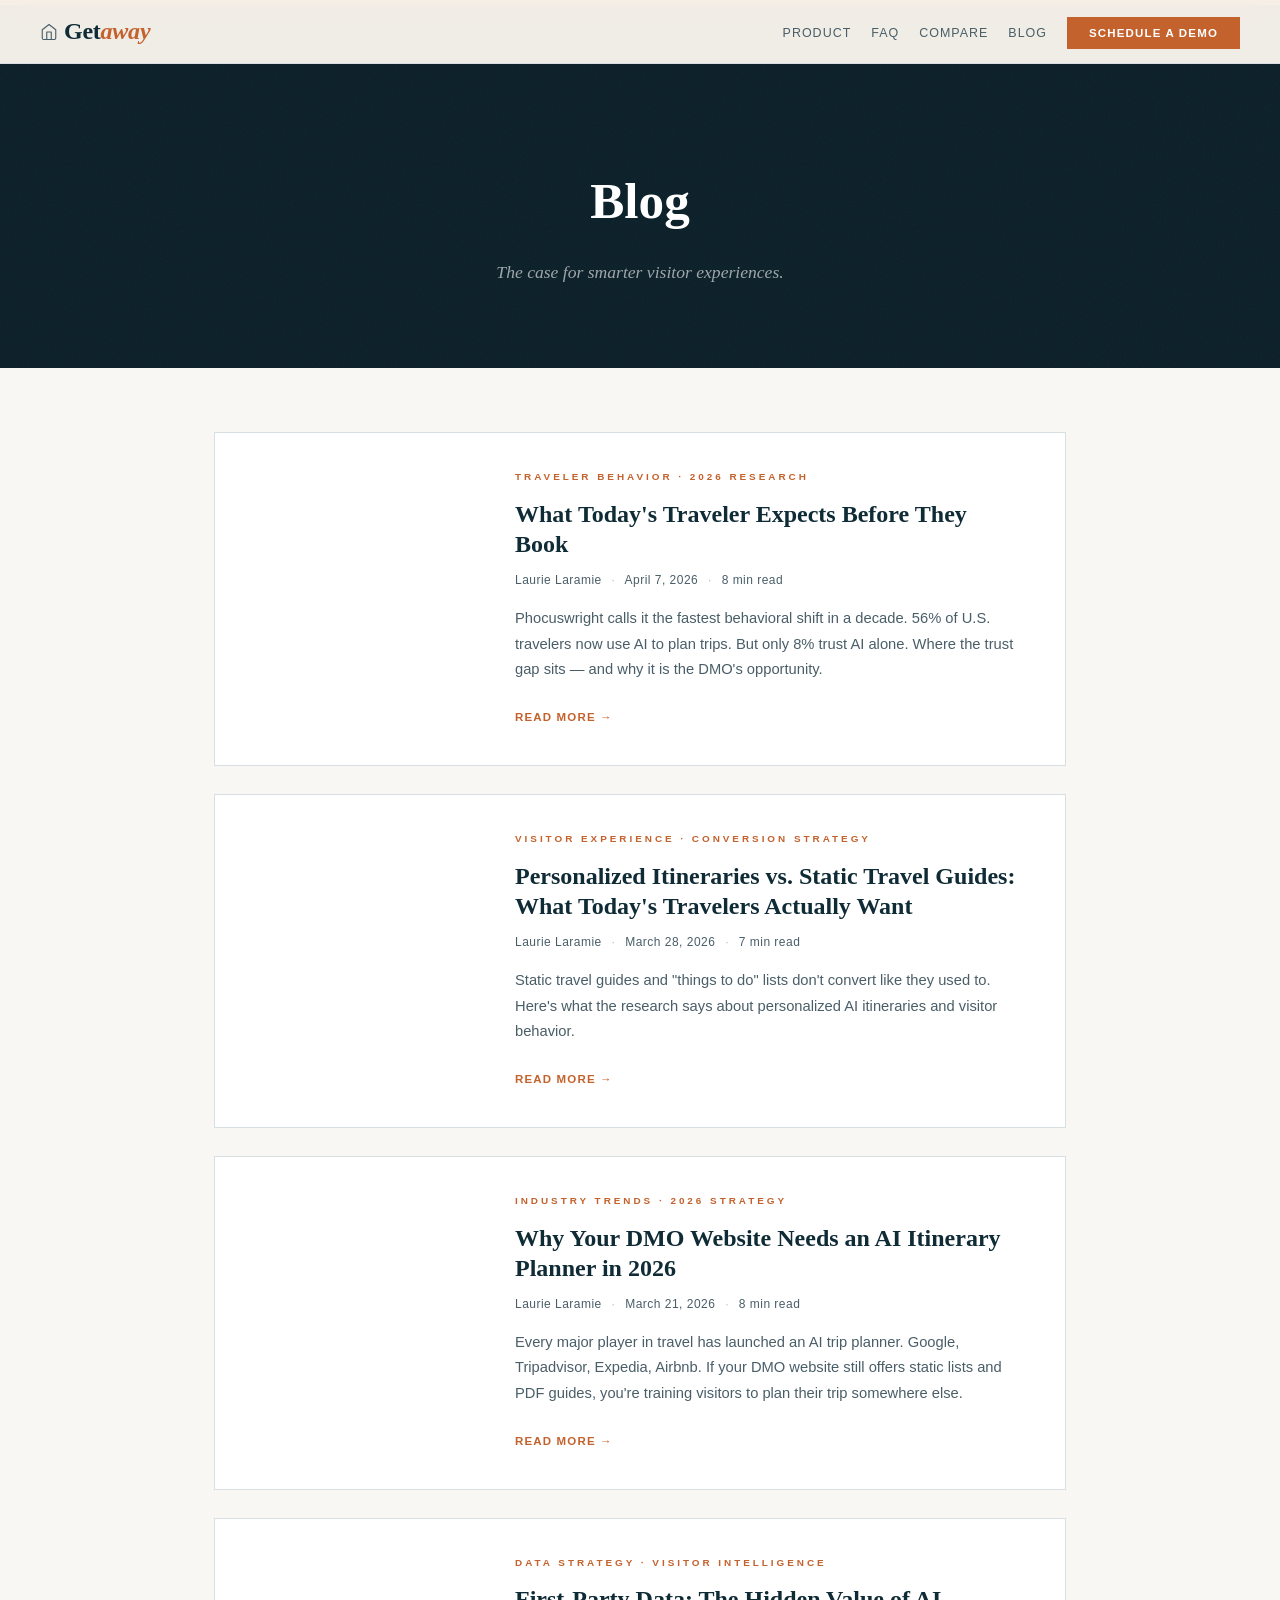
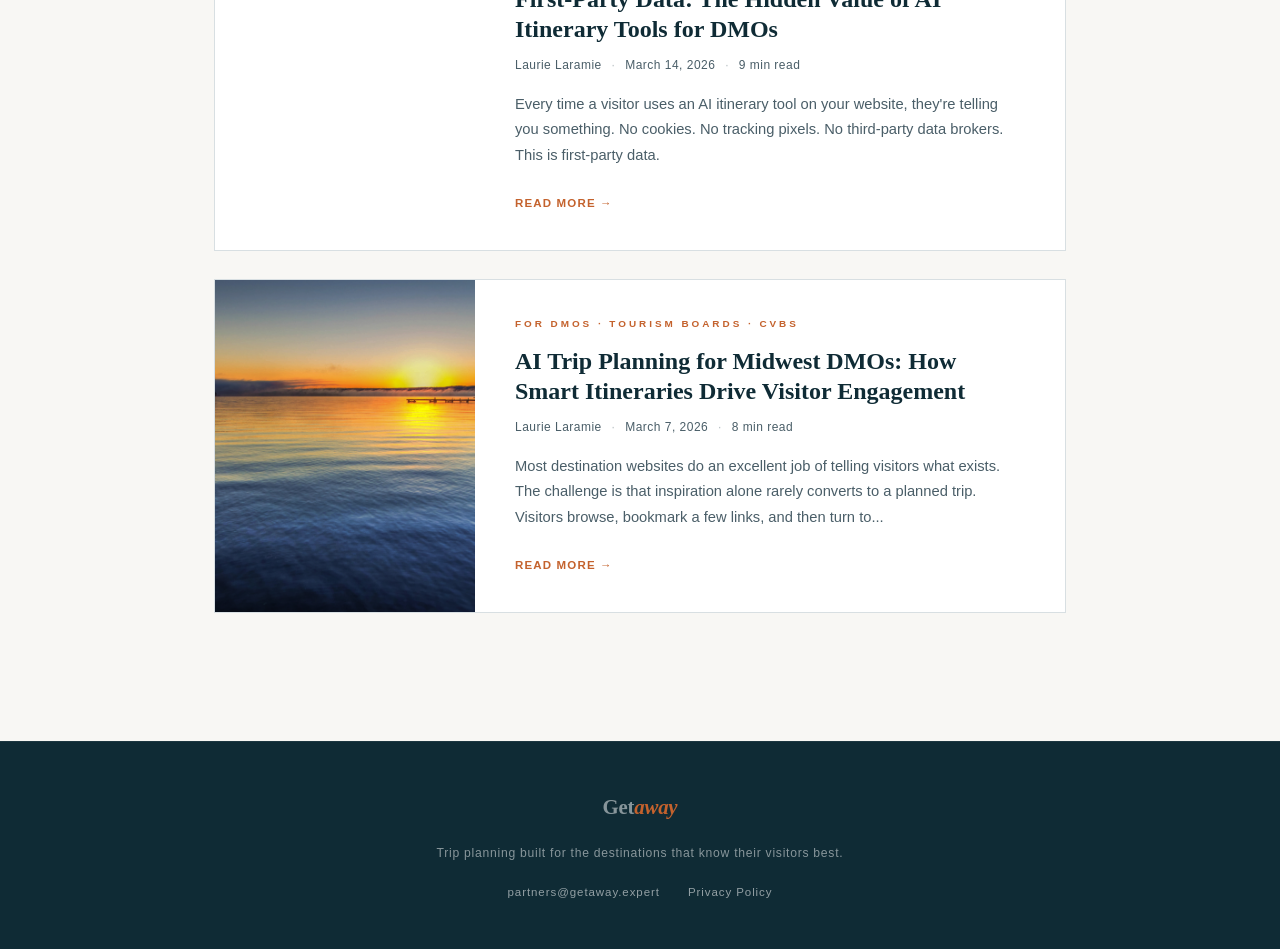
<file: blog/index.html>
<!DOCTYPE html>
<html lang="en">
<head>
  <meta charset="UTF-8" />
  <meta name="viewport" content="width=device-width, initial-scale=1.0" />
  <!-- Privacy-friendly analytics by Plausible -->
  <script async src="https://plausible.io/js/pa-X74QWpJkRjJuQGpa_IUYJ.js"></script>
  <script>
    window.plausible=window.plausible||function(){(plausible.q=plausible.q||[]).push(arguments)},plausible.init=plausible.init||function(i){plausible.o=i||{}};
    plausible.init()
  </script>

  <title>Blog | Getaway.expert Partners</title>
  <meta name="description" content="Insights on AI trip planning for destination marketing organizations, tourism boards, and CVBs. Learn how smart itineraries drive visitor engagement." />
  <link rel="canonical" href="https://partners.getaway.expert/blog" />
  <link rel="icon" type="image/svg+xml" href="/favicons/favicon.svg" />
  <link rel="icon" type="image/png" sizes="32x32" href="/favicons/favicon-32.png" />
  <link rel="icon" type="image/png" sizes="16x16" href="/favicons/favicon-16.png" />
  <link rel="apple-touch-icon" sizes="180x180" href="/favicons/apple-touch-icon.png" />
  <link rel="manifest" href="/favicons/site.webmanifest" />
  <link rel="shortcut icon" href="/favicons/favicon.ico" />
  <meta name="robots" content="index, follow" />

  <meta property="og:type" content="website" />
  <meta property="og:url" content="https://partners.getaway.expert/blog" />
  <meta property="og:title" content="Blog | Getaway.expert Partners" />
  <meta property="og:description" content="Insights on AI trip planning for destination marketing organizations, tourism boards, and CVBs." />
  <meta property="og:image" content="https://images.unsplash.com/photo-1441974231531-c6227db76b6e?w=1200&q=80" />

  <meta name="twitter:card" content="summary_large_image" />
  <meta name="twitter:title" content="Blog | Getaway.expert Partners" />
  <meta name="twitter:description" content="Insights on AI trip planning for destination marketing organizations, tourism boards, and CVBs." />
  <meta name="twitter:image" content="https://images.unsplash.com/photo-1441974231531-c6227db76b6e?w=1200&q=80" />

  <script type="application/ld+json">
  {
    "@context": "https://schema.org",
    "@type": "CollectionPage",
    "name": "Blog | Getaway.expert Partners",
    "description": "Insights on AI trip planning, first-party data, and digital strategy for destination marketing organizations.",
    "url": "https://partners.getaway.expert/blog",
    "publisher": {
      "@type": "Organization",
      "name": "Getaway.expert"
    },
    "mainEntity": {
      "@type": "ItemList",
      "itemListElement": [
        {
          "@type": "ListItem",
          "position": 1,
          "url": "https://partners.getaway.expert/blog/what-travelers-expect-2026"
        },
        {
          "@type": "ListItem",
          "position": 2,
          "url": "https://partners.getaway.expert/blog/personalized-itineraries-vs-static-guides"
        },
        {
          "@type": "ListItem",
          "position": 3,
          "url": "https://partners.getaway.expert/blog/dmo-ai-itinerary-planner-2026"
        },
        {
          "@type": "ListItem",
          "position": 4,
          "url": "https://partners.getaway.expert/blog/first-party-data-ai-itinerary-tools"
        },
        {
          "@type": "ListItem",
          "position": 5,
          "url": "https://partners.getaway.expert/blog/ai-trip-planning-midwest-dmos"
        }
      ]
    }
  }
  </script>

  <script type="application/ld+json">
  {
    "@context": "https://schema.org",
    "@type": "BreadcrumbList",
    "itemListElement": [
      { "@type": "ListItem", "position": 1, "name": "Home", "item": "https://partners.getaway.expert/" },
      { "@type": "ListItem", "position": 2, "name": "Blog" }
    ]
  }
  </script>

  <meta http-equiv="Content-Security-Policy" content="default-src 'self'; script-src 'self' 'unsafe-inline' https://plausible.io; style-src 'self' 'unsafe-inline' https://fonts.googleapis.com; font-src https://fonts.gstatic.com; img-src 'self' https://images.unsplash.com data:; connect-src https://plausible.io; frame-ancestors 'none';" />

  <link rel="preconnect" href="https://fonts.googleapis.com" />
  <link rel="preconnect" href="https://fonts.gstatic.com" crossorigin />
  <link href="https://fonts.googleapis.com/css2?family=Playfair+Display:ital,wght@0,700;0,800;1,400;1,700&family=Jost:wght@300;400;500;600;700&family=Libre+Baskerville:ital,wght@0,400;1,400&display=swap" rel="stylesheet" />
  <link rel="stylesheet" href="/styles.css" />

  <style>
    /* ── BLOG HERO ── */
    .blog-hero {
      background: #0A1F28; padding: 160px 24px 80px; text-align: center;
      position: relative; overflow: hidden;
    }
    .hero-bg {
      position: absolute; inset: 0;
      background: url('https://images.unsplash.com/photo-1441974231531-c6227db76b6e?auto=format&fit=crop&w=1920&q=80') center / cover no-repeat;
      opacity: 0.18;
    }
    .hero-grain {
      position: absolute; inset: 0;
      background-image: url("data:image/svg+xml,%3Csvg viewBox='0 0 256 256' xmlns='http://www.w3.org/2000/svg'%3E%3Cfilter id='n'%3E%3CfeTurbulence type='fractalNoise' baseFrequency='0.9' numOctaves='4' stitchTiles='stitch'/%3E%3C/filter%3E%3Crect width='100%25' height='100%25' filter='url(%23n)' opacity='0.04'/%3E%3C/svg%3E");
      pointer-events: none;
    }
    .hero-top-rule { position: absolute; top: 0; left: 0; right: 0; height: 5px; background: var(--terra); }
    .hero-content { position: relative; z-index: 1; }
    .blog-hero h1 {
      font-family: var(--font-playfair); font-size: clamp(2.2rem, 4vw, 3.4rem);
      font-weight: 800; color: #fff; margin-bottom: 16px;
    }
    .blog-hero p {
      font-family: var(--font-baskerville); font-style: italic;
      font-size: clamp(0.95rem, 1.8vw, 1.1rem); color: rgba(255,255,255,0.6);
      max-width: 540px; margin: 0 auto; line-height: 1.7;
    }

    /* ── BLOG LISTING ── */
    .blog-listing { max-width: 900px; margin: 0 auto; padding: 64px 24px 100px; }
    .blog-card {
      background: var(--mag-white); border: 1px solid var(--rule);
      margin-bottom: 28px; transition: box-shadow 0.2s, transform 0.15s;
      display: grid; grid-template-columns: 260px 1fr; overflow: hidden;
    }
    .blog-card:hover { box-shadow: 0 8px 32px rgba(15,43,53,0.08); transform: translateY(-2px); }
    .blog-card-thumb {
      background-size: cover; background-position: center;
      min-height: 200px;
    }
    .blog-card-body { padding: 36px 40px; }
    .blog-card-eyebrow {
      font-size: 0.62rem; font-weight: 600; letter-spacing: 0.3em;
      text-transform: uppercase; color: var(--terra); margin-bottom: 14px;
    }
    .blog-card h2 {
      font-family: var(--font-playfair); font-size: 1.5rem; font-weight: 700;
      color: var(--ink); line-height: 1.25; margin-bottom: 12px;
    }
    .blog-card h2 a { color: var(--ink); text-decoration: none; transition: color 0.2s; }
    .blog-card h2 a:hover { color: var(--terra); }
    .blog-card-meta {
      font-size: 0.75rem; color: var(--warm-gray); letter-spacing: 0.04em;
      margin-bottom: 16px;
    }
    .blog-card-meta span { margin: 0 6px; opacity: 0.4; }
    .blog-card-excerpt {
      font-size: 0.92rem; color: var(--warm-gray); line-height: 1.75;
      margin-bottom: 20px;
    }
    .blog-card-link {
      font-size: 0.72rem; font-weight: 700; letter-spacing: 0.1em;
      text-transform: uppercase; color: var(--terra); text-decoration: none;
      transition: color 0.2s;
    }
    .blog-card-link:hover { color: var(--terra-light); }

    /* ── RESPONSIVE ── */
    @media (max-width: 740px) {
      .blog-card { grid-template-columns: 1fr; }
      .blog-card-thumb { min-height: 180px; }
      .blog-card-body { padding: 28px 24px; }
      .blog-hero { padding: 140px 20px 60px; }
    }
  </style>
</head>
<body>
  <a href="#main" class="skip-link">Skip to main content</a>

  <!-- NAV -->
  <nav class="site-nav">
    <a href="/" class="nav-logo"><svg class="nav-home-icon" viewBox="0 0 24 24"><path d="M3 9l9-7 9 7v11a2 2 0 0 1-2 2H5a2 2 0 0 1-2-2z"/><polyline points="9 22 9 12 15 12 15 22"/></svg>Get<em>away</em></a>
    <ul class="nav-links">
      <li><a href="/white-label-ai-itinerary-builder">Product</a></li>
      <li><a href="/faq">FAQ</a></li>
      <li><a href="/compare">Compare</a></li>
      <li><a href="/blog">Blog</a></li>
      <li><a href="/#contact" class="nav-cta">Schedule a Demo</a></li>
    </ul>
    <button class="nav-hamburger" id="hamburger" aria-label="Open menu">
      <span></span><span></span><span></span>
    </button>
  </nav>

  <!-- MOBILE MENU -->
  <div class="mobile-menu" id="mobileMenu">
    <a href="/white-label-ai-itinerary-builder" onclick="closeMobile()">Product</a>
    <a href="/faq" onclick="closeMobile()">FAQ</a>
    <a href="/compare" onclick="closeMobile()">Compare</a>
    <a href="/blog" onclick="closeMobile()">Blog</a>
    <a href="/#contact" class="mobile-cta" onclick="closeMobile()">Schedule a Demo &rarr;</a>
  </div>

  <main id="main">
  <!-- HERO -->
  <div class="blog-hero">
    <div class="hero-bg"></div>
    <div class="hero-grain"></div>
    <div class="hero-top-rule"></div>
    <div class="hero-content">
      <h1>Blog</h1>
      <p>The case for smarter visitor experiences.</p>
    </div>
  </div>

  <!-- BLOG LISTING -->
  <div class="blog-listing">

    <div class="blog-card">
      <div class="blog-card-thumb" style="background-image:url('https://images.unsplash.com/photo-1522199755839-a2bacb67c546?auto=format&fit=crop&w=520&q=80')"></div>
      <div class="blog-card-body">
        <div class="blog-card-eyebrow">Traveler Behavior &middot; 2026 Research</div>
        <h2><a href="/blog/what-travelers-expect-2026">What Today&#39;s Traveler Expects Before They Book</a></h2>
        <div class="blog-card-meta">
          Laurie Laramie <span>&middot;</span> April 7, 2026 <span>&middot;</span> 8 min read
        </div>
        <p class="blog-card-excerpt">Phocuswright calls it the fastest behavioral shift in a decade. 56% of U.S. travelers now use AI to plan trips. But only 8% trust AI alone. Where the trust gap sits &mdash; and why it is the DMO&#39;s opportunity.</p>
        <a href="/blog/what-travelers-expect-2026" class="blog-card-link">Read more &rarr;</a>
      </div>
    </div>

    <div class="blog-card">
      <div class="blog-card-thumb" style="background-image:url('https://images.unsplash.com/photo-1469854523086-cc02fe5d8800?auto=format&fit=crop&w=520&q=80')"></div>
      <div class="blog-card-body">
        <div class="blog-card-eyebrow">Visitor Experience &middot; Conversion Strategy</div>
        <h2><a href="/blog/personalized-itineraries-vs-static-guides">Personalized Itineraries vs. Static Travel Guides: What Today's Travelers Actually Want</a></h2>
        <div class="blog-card-meta">
          Laurie Laramie <span>&middot;</span> March 28, 2026 <span>&middot;</span> 7 min read
        </div>
        <p class="blog-card-excerpt">Static travel guides and "things to do" lists don't convert like they used to. Here's what the research says about personalized AI itineraries and visitor behavior.</p>
        <a href="/blog/personalized-itineraries-vs-static-guides" class="blog-card-link">Read more &rarr;</a>
      </div>
    </div>

    <div class="blog-card">
      <div class="blog-card-thumb" style="background-image:url('https://images.unsplash.com/photo-1488646953014-85cb44e25828?auto=format&fit=crop&w=520&q=80')"></div>
      <div class="blog-card-body">
        <div class="blog-card-eyebrow">Industry Trends &middot; 2026 Strategy</div>
        <h2><a href="/blog/dmo-ai-itinerary-planner-2026">Why Your DMO Website Needs an AI Itinerary Planner in 2026</a></h2>
        <div class="blog-card-meta">
          Laurie Laramie <span>&middot;</span> March 21, 2026 <span>&middot;</span> 8 min read
        </div>
        <p class="blog-card-excerpt">Every major player in travel has launched an AI trip planner. Google, Tripadvisor, Expedia, Airbnb. If your DMO website still offers static lists and PDF guides, you're training visitors to plan their trip somewhere else.</p>
        <a href="/blog/dmo-ai-itinerary-planner-2026" class="blog-card-link">Read more &rarr;</a>
      </div>
    </div>

    <div class="blog-card">
      <div class="blog-card-thumb" style="background-image:url('https://images.unsplash.com/photo-1501785888041-af3ef285b470?auto=format&fit=crop&w=520&q=80')"></div>
      <div class="blog-card-body">
        <div class="blog-card-eyebrow">Data Strategy &middot; Visitor Intelligence</div>
        <h2><a href="/blog/first-party-data-ai-itinerary-tools">First-Party Data: The Hidden Value of AI Itinerary Tools for DMOs</a></h2>
        <div class="blog-card-meta">
          Laurie Laramie <span>&middot;</span> March 14, 2026 <span>&middot;</span> 9 min read
        </div>
        <p class="blog-card-excerpt">Every time a visitor uses an AI itinerary tool on your website, they're telling you something. No cookies. No tracking pixels. No third-party data brokers. This is first-party data.</p>
        <a href="/blog/first-party-data-ai-itinerary-tools" class="blog-card-link">Read more &rarr;</a>
      </div>
    </div>

    <div class="blog-card">
      <div class="blog-card-thumb" style="background-image:url('/images/blog/ai-trip-planning-midwest-dmos.jpeg')"></div>
      <div class="blog-card-body">
        <div class="blog-card-eyebrow">For DMOs &middot; Tourism Boards &middot; CVBs</div>
        <h2><a href="/blog/ai-trip-planning-midwest-dmos">AI Trip Planning for Midwest DMOs: How Smart Itineraries Drive Visitor Engagement</a></h2>
        <div class="blog-card-meta">
          Laurie Laramie <span>&middot;</span> March 7, 2026 <span>&middot;</span> 8 min read
        </div>
        <p class="blog-card-excerpt">Most destination websites do an excellent job of telling visitors what exists. The challenge is that inspiration alone rarely converts to a planned trip. Visitors browse, bookmark a few links, and then turn to...</p>
        <a href="/blog/ai-trip-planning-midwest-dmos" class="blog-card-link">Read more &rarr;</a>
      </div>
    </div>

  </div>

  </main>
  <!-- FOOTER -->
  <footer>
    <a href="/" class="logo">Get<em>away</em></a>
    <span class="tagline">Trip planning built for the destinations that know their visitors best.</span>
    <nav class="footer-nav">
      <a href="mailto:partners@getaway.expert">partners@getaway.expert</a>
      <a href="/privacy">Privacy Policy</a>
    </nav>
  </footer>

  <script>
    const hamburger = document.getElementById('hamburger');
    const mobileMenu = document.getElementById('mobileMenu');
    hamburger.addEventListener('click', () => {
      hamburger.classList.toggle('open');
      mobileMenu.classList.toggle('open');
    });
    function closeMobile() {
      hamburger.classList.remove('open');
      mobileMenu.classList.remove('open');
    }
  </script>

</body>
</html>
</file>
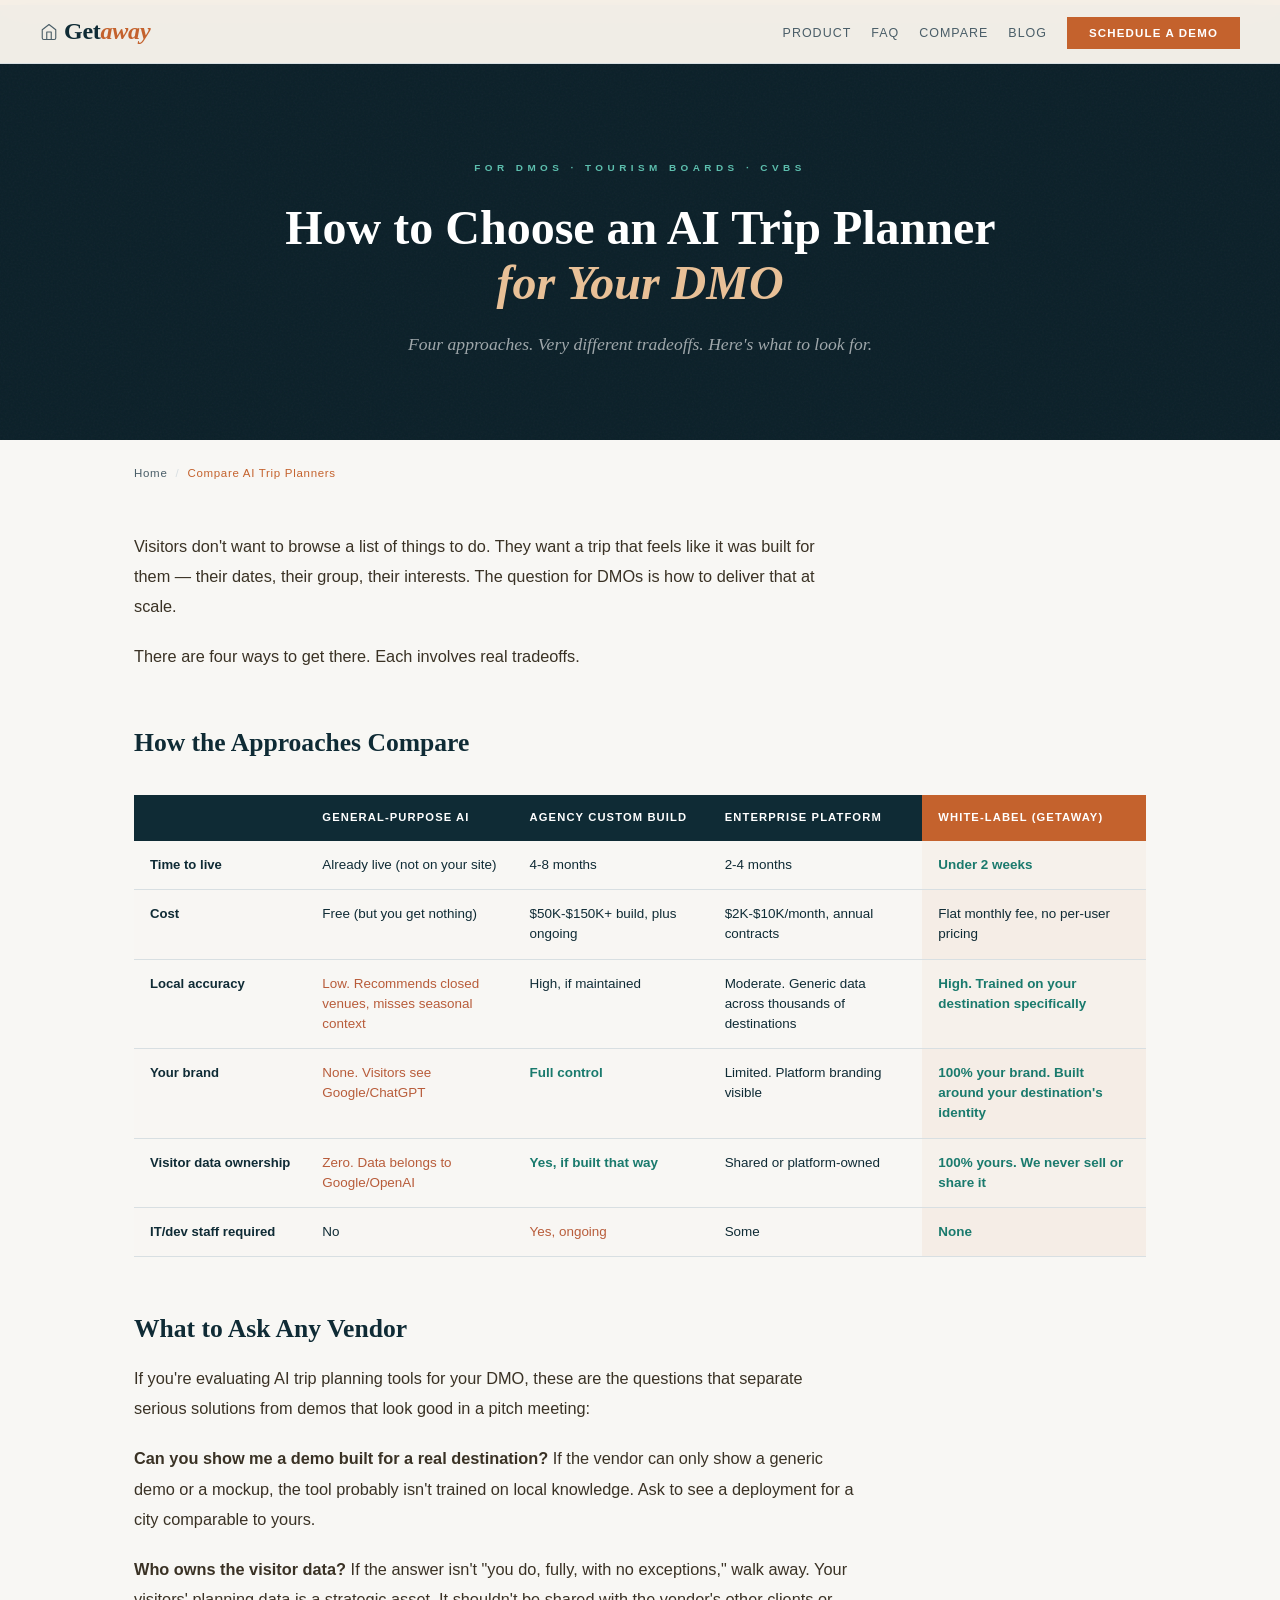
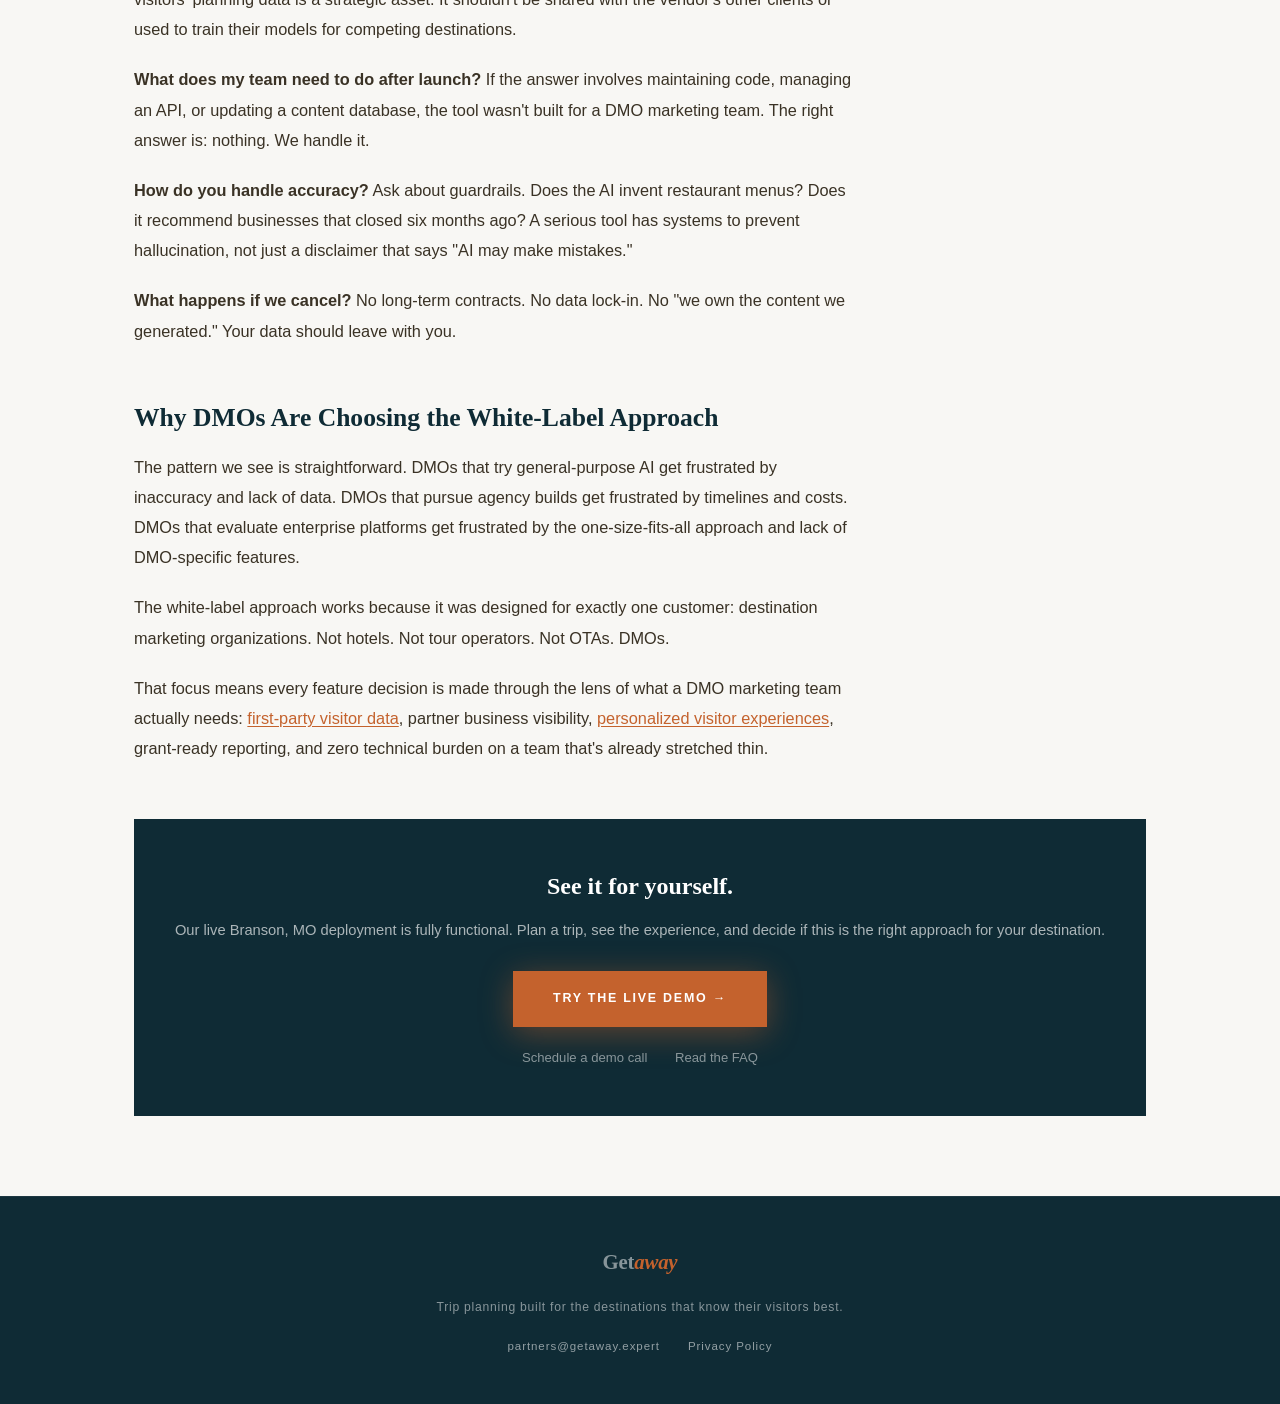
<file: compare/index.html>
<!DOCTYPE html>
<html lang="en">
<head>
  <meta charset="UTF-8" />
  <meta name="viewport" content="width=device-width, initial-scale=1.0" />
  <!-- Privacy-friendly analytics by Plausible -->
  <script async src="https://plausible.io/js/pa-X74QWpJkRjJuQGpa_IUYJ.js"></script>
  <script>
    window.plausible=window.plausible||function(){(plausible.q=plausible.q||[]).push(arguments)},plausible.init=plausible.init||function(i){plausible.o=i||{}};
    plausible.init()
  </script>

  <title>How to Choose an AI Trip Planner for Your DMO | Getaway.expert Partners</title>
  <meta name="description" content="Compare the four approaches to AI trip planning for DMOs: general-purpose chatbots, agency-built custom tools, enterprise travel platforms, and purpose-built white-label solutions. See which fits your destination." />
  <link rel="canonical" href="https://partners.getaway.expert/compare" />
  <link rel="icon" type="image/svg+xml" href="/favicons/favicon.svg" />
  <link rel="icon" type="image/png" sizes="32x32" href="/favicons/favicon-32.png" />
  <link rel="icon" type="image/png" sizes="16x16" href="/favicons/favicon-16.png" />
  <link rel="apple-touch-icon" sizes="180x180" href="/favicons/apple-touch-icon.png" />
  <link rel="manifest" href="/favicons/site.webmanifest" />
  <link rel="shortcut icon" href="/favicons/favicon.ico" />
  <meta name="robots" content="index, follow" />

  <meta property="og:type" content="website" />
  <meta property="og:url" content="https://partners.getaway.expert/compare" />
  <meta property="og:title" content="How to Choose an AI Trip Planner for Your DMO" />
  <meta property="og:description" content="Compare the four approaches to AI trip planning for DMOs. See which fits your destination, your budget, and your team." />
  <meta property="og:image" content="https://images.unsplash.com/photo-1500382017468-9049fed747ef?w=1200&q=80" />

  <meta name="twitter:card" content="summary_large_image" />
  <meta name="twitter:title" content="How to Choose an AI Trip Planner for Your DMO" />
  <meta name="twitter:description" content="Compare the four approaches to AI trip planning for DMOs. See which fits your destination, your budget, and your team." />
  <meta name="twitter:image" content="https://images.unsplash.com/photo-1500382017468-9049fed747ef?w=1200&q=80" />

  <script type="application/ld+json">
  {
    "@context": "https://schema.org",
    "@type": "WebPage",
    "name": "How to Choose an AI Trip Planner for Your DMO",
    "description": "Compare the four approaches to AI trip planning for DMOs: general-purpose chatbots, agency-built custom tools, enterprise travel platforms, and purpose-built white-label solutions.",
    "url": "https://partners.getaway.expert/compare",
    "publisher": {
      "@type": "Organization",
      "name": "Getaway",
      "url": "https://partners.getaway.expert"
    }
  }
  </script>

  <script type="application/ld+json">
  {
    "@context": "https://schema.org",
    "@type": "BreadcrumbList",
    "itemListElement": [
      { "@type": "ListItem", "position": 1, "name": "Home", "item": "https://partners.getaway.expert/" },
      { "@type": "ListItem", "position": 2, "name": "Compare AI Trip Planners" }
    ]
  }
  </script>

  <meta http-equiv="Content-Security-Policy" content="default-src 'self'; script-src 'self' 'unsafe-inline' https://plausible.io; style-src 'self' 'unsafe-inline' https://fonts.googleapis.com; font-src https://fonts.gstatic.com; img-src 'self' https://images.unsplash.com data:; connect-src https://plausible.io; frame-ancestors 'none';" />

  <link rel="preconnect" href="https://fonts.googleapis.com" />
  <link rel="preconnect" href="https://fonts.gstatic.com" crossorigin />
  <link href="https://fonts.googleapis.com/css2?family=Playfair+Display:ital,wght@0,700;0,800;1,400;1,700&family=Jost:wght@300;400;500;600;700&family=Libre+Baskerville:ital,wght@0,400;1,400&display=swap" rel="stylesheet" />
  <link rel="stylesheet" href="/styles.css" />

  <style>
    /* ── HERO ── */
    .compare-hero {
      background: #0A1F28; padding: 160px 24px 80px; text-align: center;
      position: relative; overflow: hidden;
    }
    .hero-bg {
      position: absolute; inset: 0;
      background: url('https://images.unsplash.com/photo-1500382017468-9049fed747ef?auto=format&fit=crop&w=1920&q=80') center / cover no-repeat;
      opacity: 0.18;
    }
    .hero-grain {
      position: absolute; inset: 0;
      background-image: url("data:image/svg+xml,%3Csvg viewBox='0 0 256 256' xmlns='http://www.w3.org/2000/svg'%3E%3Cfilter id='n'%3E%3CfeTurbulence type='fractalNoise' baseFrequency='0.9' numOctaves='4' stitchTiles='stitch'/%3E%3C/filter%3E%3Crect width='100%25' height='100%25' filter='url(%23n)' opacity='0.04'/%3E%3C/svg%3E");
      pointer-events: none;
    }
    .hero-top-rule { position: absolute; top: 0; left: 0; right: 0; height: 5px; background: var(--terra); }
    .hero-content { position: relative; z-index: 1; max-width: 720px; margin: 0 auto; }
    .compare-hero .hero-eyebrow {
      font-size: 0.62rem; font-weight: 600; letter-spacing: 0.45em;
      text-transform: uppercase; color: var(--teal-light); margin-bottom: 24px;
    }
    .compare-hero h1 {
      font-family: var(--font-playfair); font-size: clamp(2rem, 4vw, 3rem);
      font-weight: 800; color: #fff; margin-bottom: 20px; line-height: 1.15;
    }
    .compare-hero h1 em { color: #E8C097; font-style: italic; font-weight: 700; }
    .compare-hero .hero-sub {
      font-family: var(--font-baskerville); font-style: italic;
      font-size: clamp(0.95rem, 1.8vw, 1.1rem); color: rgba(255,255,255,0.6);
      max-width: 540px; margin: 0 auto; line-height: 1.7;
    }

    /* ── BREADCRUMB ── */
    .breadcrumb { max-width: 1060px; margin: 0 auto; padding: 24px 24px 0; }
    .breadcrumb ol {
      list-style: none; display: flex; align-items: center; gap: 8px;
      font-size: 0.72rem; font-weight: 500; letter-spacing: 0.06em;
    }
    .breadcrumb a { color: var(--warm-gray); text-decoration: none; }
    .breadcrumb a:hover { color: var(--terra); }
    .breadcrumb .sep { color: var(--rule); }
    .breadcrumb .current { color: var(--terra); }

    /* ── CONTENT ── */
    .compare-content { max-width: 1060px; margin: 0 auto; padding: 48px 24px 0; }
    .compare-content h2 {
      font-family: var(--font-playfair); font-size: 1.6rem; font-weight: 700;
      color: var(--ink); margin: 56px 0 18px; line-height: 1.25;
    }
    .compare-content h2:first-child { margin-top: 0; }
    .compare-content p {
      font-family: var(--font-jost); font-size: 1.02rem; color: #3a3225;
      line-height: 1.85; margin-bottom: 20px; max-width: 720px;
    }
    .compare-content a { color: var(--terra); text-decoration: underline; text-underline-offset: 2px; }
    .compare-content a:hover { color: var(--terra-light); }

    /* Comparison Table */
    .compare-table-wrap { overflow-x: auto; margin: 36px 0 48px; }
    .compare-table {
      width: 100%; border-collapse: collapse; font-size: 0.84rem; min-width: 900px;
    }
    .compare-table thead th {
      background: var(--ink); color: #fff; padding: 14px 16px;
      font-weight: 600; font-size: 0.7rem; letter-spacing: 0.1em;
      text-transform: uppercase; text-align: left; white-space: nowrap;
    }
    .compare-table thead th.highlight-col {
      background: var(--terra);
    }
    .compare-table tbody td {
      padding: 14px 16px; border-bottom: 1px solid var(--rule);
      vertical-align: top; line-height: 1.5;
    }
    .compare-table tbody tr:nth-child(even) td { background: rgba(248,247,244,0.6); }
    .compare-table tbody td:first-child {
      font-weight: 600; color: var(--ink); font-size: 0.82rem; white-space: nowrap;
    }
    .compare-table tbody td.highlight-col {
      background: rgba(196,98,45,0.04); font-weight: 500; color: var(--ink);
    }
    .compare-table tbody tr:nth-child(even) td.highlight-col {
      background: rgba(196,98,45,0.07);
    }
    .check { color: var(--teal); font-weight: 700; }
    .cross { color: #B85C3A; }

    /* CTA */
    .compare-cta {
      background: var(--ink); padding: 48px 40px; text-align: center;
      max-width: 1060px; margin: 56px auto 0;
    }
    .compare-cta h3 {
      font-family: var(--font-playfair); font-size: 1.5rem; font-weight: 700;
      color: #fff; margin-bottom: 12px;
    }
    .compare-cta p {
      font-size: 0.92rem; color: rgba(255,255,255,0.65);
      margin-bottom: 28px; line-height: 1.7; max-width: none;
    }
    .compare-cta .btn-primary {
      padding: 18px 40px; background: var(--terra); color: #fff;
      font-family: var(--font-jost); font-size: 0.78rem; font-weight: 700;
      letter-spacing: 0.14em; text-transform: uppercase; border: none;
      cursor: pointer; text-decoration: none; display: inline-block;
      transition: background 0.2s, transform 0.15s, box-shadow 0.2s;
      box-shadow: 0 6px 32px rgba(196,98,45,0.45);
    }
    .compare-cta .btn-primary:hover {
      background: var(--terra-light); transform: translateY(-2px);
      box-shadow: 0 10px 40px rgba(196,98,45,0.5);
    }
    .compare-cta-links {
      margin-top: 20px; font-size: 0.82rem;
    }
    .compare-cta-links a {
      color: rgba(255,255,255,0.5); text-decoration: none; margin: 0 12px;
      transition: color 0.2s;
    }
    .compare-cta-links a:hover { color: rgba(255,255,255,0.9); }

    /* Bottom padding */
    .compare-bottom { padding-bottom: 80px; }

    /* ── RESPONSIVE ── */
    @media (max-width: 640px) {
      .compare-hero { padding: 140px 20px 60px; }
      .compare-content { padding: 36px 20px 0; }
      .compare-cta { padding: 36px 24px; margin: 40px 20px 0; }
      .breadcrumb { padding: 20px 20px 0; }
      .pullquote { padding: 20px 24px; }
    }
  </style>
</head>
<body>
  <a href="#main" class="skip-link">Skip to main content</a>

  <!-- NAV -->
  <nav class="site-nav">
    <a href="/" class="nav-logo"><svg class="nav-home-icon" viewBox="0 0 24 24"><path d="M3 9l9-7 9 7v11a2 2 0 0 1-2 2H5a2 2 0 0 1-2-2z"/><polyline points="9 22 9 12 15 12 15 22"/></svg>Get<em>away</em></a>
    <ul class="nav-links">
      <li><a href="/white-label-ai-itinerary-builder">Product</a></li>
      <li><a href="/faq">FAQ</a></li>
      <li><a href="/compare">Compare</a></li>
      <li><a href="/blog">Blog</a></li>
      <li><a href="/#contact" class="nav-cta">Schedule a Demo</a></li>
    </ul>
    <button class="nav-hamburger" id="hamburger" aria-label="Open menu">
      <span></span><span></span><span></span>
    </button>
  </nav>

  <!-- MOBILE MENU -->
  <div class="mobile-menu" id="mobileMenu">
    <a href="/white-label-ai-itinerary-builder" onclick="closeMobile()">Product</a>
    <a href="/faq" onclick="closeMobile()">FAQ</a>
    <a href="/compare" onclick="closeMobile()">Compare</a>
    <a href="/blog" onclick="closeMobile()">Blog</a>
    <a href="/#contact" class="mobile-cta" onclick="closeMobile()">Schedule a Demo &rarr;</a>
  </div>

  <!-- HERO -->
  <main id="main">
  <div class="compare-hero">
    <div class="hero-bg"></div>
    <div class="hero-grain"></div>
    <div class="hero-top-rule"></div>
    <div class="hero-content">
      <div class="hero-eyebrow">For DMOs &middot; Tourism Boards &middot; CVBs</div>
      <h1>How to Choose an AI Trip Planner <em>for Your DMO</em></h1>
      <p class="hero-sub">Four approaches. Very different tradeoffs. Here's what to look for.</p>
    </div>
  </div>

  <!-- BREADCRUMB -->
  <nav class="breadcrumb" aria-label="Breadcrumb">
    <ol>
      <li><a href="/">Home</a></li>
      <li class="sep">/</li>
      <li class="current">Compare AI Trip Planners</li>
    </ol>
  </nav>

  <!-- CONTENT -->
  <div class="compare-content">

    <p>Visitors don't want to browse a list of things to do. They want a trip that feels like it was built for them &mdash; their dates, their group, their interests. The question for DMOs is how to deliver that at scale.</p>

    <p>There are four ways to get there. Each involves real tradeoffs.</p>

    <h2>How the Approaches Compare</h2>

    <div class="compare-table-wrap">
      <table class="compare-table">
        <thead>
          <tr>
            <th></th>
            <th>General-Purpose AI</th>
            <th>Agency Custom Build</th>
            <th>Enterprise Platform</th>
            <th class="highlight-col">White-Label (Getaway)</th>
          </tr>
        </thead>
        <tbody>
          <tr>
            <td>Time to live</td>
            <td>Already live (not on your site)</td>
            <td>4-8 months</td>
            <td>2-4 months</td>
            <td class="highlight-col"><span class="check">Under 2 weeks</span></td>
          </tr>
          <tr>
            <td>Cost</td>
            <td>Free (but you get nothing)</td>
            <td>$50K-$150K+ build, plus ongoing</td>
            <td>$2K-$10K/month, annual contracts</td>
            <td class="highlight-col">Flat monthly fee, no per-user pricing</td>
          </tr>
          <tr>
            <td>Local accuracy</td>
            <td class="cross">Low. Recommends closed venues, misses seasonal context</td>
            <td>High, if maintained</td>
            <td>Moderate. Generic data across thousands of destinations</td>
            <td class="highlight-col"><span class="check">High. Trained on your destination specifically</span></td>
          </tr>
          <tr>
            <td>Your brand</td>
            <td class="cross">None. Visitors see Google/ChatGPT</td>
            <td><span class="check">Full control</span></td>
            <td>Limited. Platform branding visible</td>
            <td class="highlight-col"><span class="check">100% your brand. Built around your destination's identity</span></td>
          </tr>
          <tr>
            <td>Visitor data ownership</td>
            <td class="cross">Zero. Data belongs to Google/OpenAI</td>
            <td><span class="check">Yes, if built that way</span></td>
            <td>Shared or platform-owned</td>
            <td class="highlight-col"><span class="check">100% yours. We never sell or share it</span></td>
          </tr>
          <tr>
            <td>IT/dev staff required</td>
            <td>No</td>
            <td class="cross">Yes, ongoing</td>
            <td>Some</td>
            <td class="highlight-col"><span class="check">None</span></td>
          </tr>
        </tbody>
      </table>
    </div>
    <h2>What to Ask Any Vendor</h2>

    <p>If you're evaluating AI trip planning tools for your DMO, these are the questions that separate serious solutions from demos that look good in a pitch meeting:</p>

    <p><strong>Can you show me a demo built for a real destination?</strong> If the vendor can only show a generic demo or a mockup, the tool probably isn't trained on local knowledge. Ask to see a deployment for a city comparable to yours.</p>

    <p><strong>Who owns the visitor data?</strong> If the answer isn't "you do, fully, with no exceptions," walk away. Your visitors' planning data is a strategic asset. It shouldn't be shared with the vendor's other clients or used to train their models for competing destinations.</p>

    <p><strong>What does my team need to do after launch?</strong> If the answer involves maintaining code, managing an API, or updating a content database, the tool wasn't built for a DMO marketing team. The right answer is: nothing. We handle it.</p>

    <p><strong>How do you handle accuracy?</strong> Ask about guardrails. Does the AI invent restaurant menus? Does it recommend businesses that closed six months ago? A serious tool has systems to prevent hallucination, not just a disclaimer that says "AI may make mistakes."</p>

    <p><strong>What happens if we cancel?</strong> No long-term contracts. No data lock-in. No "we own the content we generated." Your data should leave with you.</p>

    <h2>Why DMOs Are Choosing the White-Label Approach</h2>

    <p>The pattern we see is straightforward. DMOs that try general-purpose AI get frustrated by inaccuracy and lack of data. DMOs that pursue agency builds get frustrated by timelines and costs. DMOs that evaluate enterprise platforms get frustrated by the one-size-fits-all approach and lack of DMO-specific features.</p>

    <p>The white-label approach works because it was designed for exactly one customer: destination marketing organizations. Not hotels. Not tour operators. Not OTAs. DMOs.</p>

    <p>That focus means every feature decision is made through the lens of what a DMO marketing team actually needs: <a href="/blog/first-party-data-ai-itinerary-tools">first-party visitor data</a>, partner business visibility, <a href="/blog/personalized-itineraries-vs-static-guides">personalized visitor experiences</a>, grant-ready reporting, and zero technical burden on a team that's already stretched thin.</p>

    <!-- CTA -->
    <div class="compare-cta">
      <h3>See it for yourself.</h3>
      <p>Our live Branson, MO deployment is fully functional. Plan a trip, see the experience, and decide if this is the right approach for your destination.</p>
      <a href="https://bransonmoprototype.up.railway.app" target="_blank" rel="noopener noreferrer" class="btn-primary">Try the Live Demo &rarr;</a>
      <div class="compare-cta-links">
        <a href="/#contact">Schedule a demo call</a>
        <a href="/faq">Read the FAQ</a>
      </div>
    </div>

    <div class="compare-bottom"></div>

  </div>

  </main>

  <!-- FOOTER -->
  <footer>
    <a href="/" class="logo">Get<em>away</em></a>
    <span class="tagline">Trip planning built for the destinations that know their visitors best.</span>
    <nav class="footer-nav">
      <a href="mailto:partners@getaway.expert">partners@getaway.expert</a>
      <a href="/privacy">Privacy Policy</a>
    </nav>
  </footer>

  <script>
    const hamburger = document.getElementById('hamburger');
    const mobileMenu = document.getElementById('mobileMenu');
    hamburger.addEventListener('click', () => {
      hamburger.classList.toggle('open');
      mobileMenu.classList.toggle('open');
    });
    function closeMobile() {
      hamburger.classList.remove('open');
      mobileMenu.classList.remove('open');
    }
  </script>

</body>
</html>
</file>
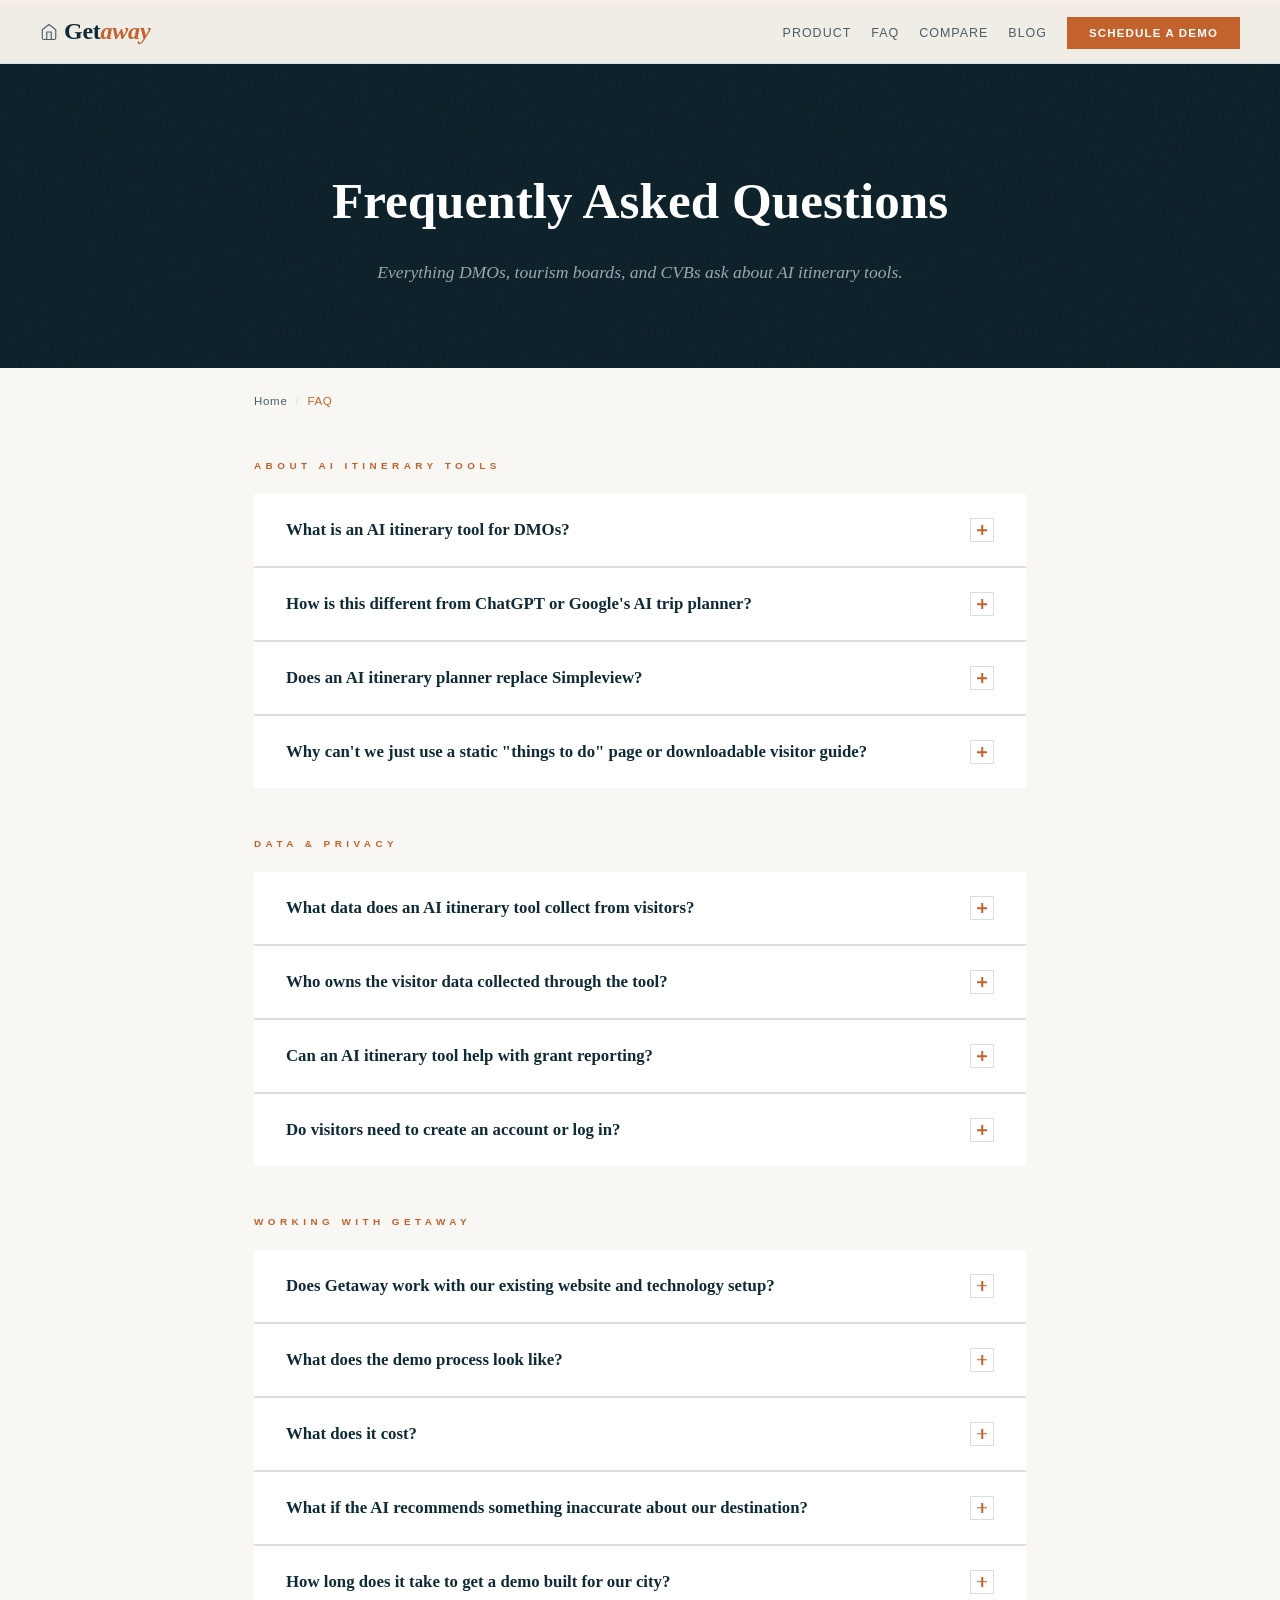
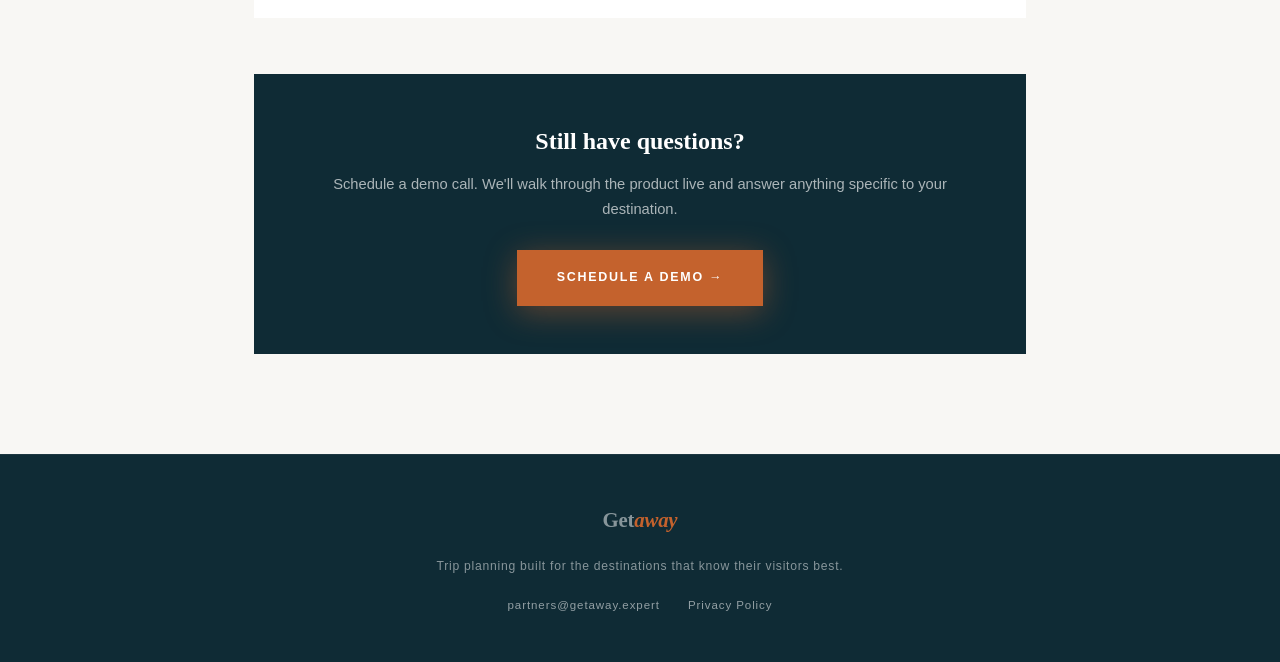
<file: faq/index.html>
<!DOCTYPE html>
<html lang="en">
<head>
  <meta charset="UTF-8" />
  <meta name="viewport" content="width=device-width, initial-scale=1.0" />
  <!-- Privacy-friendly analytics by Plausible -->
  <script async src="https://plausible.io/js/pa-X74QWpJkRjJuQGpa_IUYJ.js"></script>
  <script>
    window.plausible=window.plausible||function(){(plausible.q=plausible.q||[]).push(arguments)},plausible.init=plausible.init||function(i){plausible.o=i||{}};
    plausible.init()
  </script>

  <title>FAQ: AI Itinerary Tools for DMOs, Tourism Boards & CVBs | Getaway.expert Partners</title>
  <meta name="description" content="Common questions about AI itinerary planning tools for destination marketing organizations. What they cost, how they work, what data they collect, and how they compare to Simpleview and static content." />
  <link rel="canonical" href="https://partners.getaway.expert/faq" />
  <link rel="icon" type="image/svg+xml" href="/favicons/favicon.svg" />
  <link rel="icon" type="image/png" sizes="32x32" href="/favicons/favicon-32.png" />
  <link rel="icon" type="image/png" sizes="16x16" href="/favicons/favicon-16.png" />
  <link rel="apple-touch-icon" sizes="180x180" href="/favicons/apple-touch-icon.png" />
  <link rel="manifest" href="/favicons/site.webmanifest" />
  <link rel="shortcut icon" href="/favicons/favicon.ico" />
  <meta name="robots" content="index, follow" />

  <meta property="og:type" content="website" />
  <meta property="og:url" content="https://partners.getaway.expert/faq" />
  <meta property="og:title" content="FAQ: AI Itinerary Tools for DMOs & Tourism Boards" />
  <meta property="og:description" content="Common questions about AI itinerary planning tools for destination marketing organizations." />
  <meta property="og:image" content="https://images.unsplash.com/photo-1507525428034-b723cf961d3e?w=1200&q=80" />

  <meta name="twitter:card" content="summary_large_image" />
  <meta name="twitter:title" content="FAQ: AI Itinerary Tools for DMOs &amp; Tourism Boards" />
  <meta name="twitter:description" content="Common questions about AI itinerary planning tools for destination marketing organizations." />
  <meta name="twitter:image" content="https://images.unsplash.com/photo-1507525428034-b723cf961d3e?w=1200&q=80" />

  <script type="application/ld+json">
  {
    "@context": "https://schema.org",
    "@type": "FAQPage",
    "mainEntity": [
      {
        "@type": "Question",
        "name": "What is an AI itinerary tool for DMOs?",
        "acceptedAnswer": {
          "@type": "Answer",
          "text": "An AI itinerary tool is a visitor-facing trip planner that sits on a DMO's website and generates personalized, day-by-day travel plans for each visitor. Unlike generic AI chatbots, a purpose-built DMO itinerary tool is trained on verified local knowledge — your restaurants, attractions, events, and seasonal context — so every recommendation is accurate and relevant. Visitors answer a few questions about their trip (dates, group size, interests) and receive a complete itinerary they can save, share, and export."
        }
      },
      {
        "@type": "Question",
        "name": "How much does an AI trip planner cost for a tourism board?",
        "acceptedAnswer": {
          "@type": "Answer",
          "text": "Pricing varies by provider. Getaway offers a flat monthly rate with no per-user fees, no usage caps, and no long-term contracts. The deployment is fully built and managed — there's no development cost on your end. Most organizations find the cost comparable to a single piece of digital out-of-home advertising. We cover specifics on the demo call, where we can scope what's included for your destination."
        }
      },
      {
        "@type": "Question",
        "name": "Does an AI itinerary planner replace Simpleview?",
        "acceptedAnswer": {
          "@type": "Answer",
          "text": "No. They're complementary. Simpleview is a content management system that organizes your destination's listings, events, and website content. An AI itinerary planner is a visitor-facing engagement tool that sits on top of your CMS. Your Simpleview-powered website provides the authoritative destination information. The AI planner uses that information to create personalized trip plans for each visitor. Think of it this way: Simpleview is the library, and the AI itinerary planner is the concierge who walks visitors through it."
        }
      },
      {
        "@type": "Question",
        "name": "What data does an AI itinerary tool collect from visitors?",
        "acceptedAnswer": {
          "@type": "Answer",
          "text": "Every itinerary interaction captures first-party visitor data: travel dates and season, trip length, group size and composition (solo, couple, family, friends), interest preferences (outdoors, dining, nightlife, arts, family activities), budget signals, and geographic origin. This is consent-based data that visitors provide voluntarily in exchange for a personalized trip plan. It belongs to your organization, not the tool provider."
        }
      },
      {
        "@type": "Question",
        "name": "Does Getaway work with our existing website and technology setup?",
        "acceptedAnswer": {
          "@type": "Answer",
          "text": "Yes, completely. Getaway lives at its own URL and doesn't touch your existing CMS or website infrastructure. Most organizations simply link to it from their existing site, from email campaigns, or from visitor guide QR codes. It can also be embedded directly into an existing page via iframe, so visitors never have to leave your website. No integration work, no IT project required on your end."
        }
      },
      {
        "@type": "Question",
        "name": "How is this different from ChatGPT or Google's AI trip planner?",
        "acceptedAnswer": {
          "@type": "Answer",
          "text": "Generic AI tools like ChatGPT generate plausible-sounding itineraries from web data, but they frequently recommend closed businesses, miss seasonal context, and overlook what makes your destination unique. They also give you zero visitor data. A purpose-built AI itinerary tool is trained specifically on your destination, surfaces your partner businesses, adapts to seasonal availability, and captures first-party data from every interaction. Most importantly, the experience carries your brand — visitors never leave your website."
        }
      },
      {
        "@type": "Question",
        "name": "What does the demo process look like?",
        "acceptedAnswer": {
          "@type": "Answer",
          "text": "It starts with a conversation about your destination, your visitors, and what you're trying to accomplish. Within 5 business days, we build a fully functional, branded demo at a custom URL — built specifically for your city, not a generic template. You review it, give feedback, and we refine it. Nothing goes to your visitors until you're confident it accurately represents your destination. From signed agreement to live deployment typically takes two weeks or less."
        }
      },
      {
        "@type": "Question",
        "name": "Who owns the visitor data collected through the tool?",
        "acceptedAnswer": {
          "@type": "Answer",
          "text": "You do. All visitor engagement data belongs to your organization. We don't sell it, share it, or use it for any purpose other than powering your deployment. The data collection is consent-based and transparent, compliant with CCPA and current state privacy laws."
        }
      },
      {
        "@type": "Question",
        "name": "What if the AI recommends something inaccurate about our destination?",
        "acceptedAnswer": {
          "@type": "Answer",
          "text": "Accuracy is built into every deployment. The system is trained with guardrails that prevent inventing venue details, fabricating menu items, or citing unverified claims. It recommends by category and reputation rather than specific details it can't verify. We also stay current as your destination evolves. If something changes — a restaurant closes, a new attraction opens, hours shift for the season — we update the deployment to reflect it."
        }
      },
      {
        "@type": "Question",
        "name": "How long does it take to get a demo built for our city?",
        "acceptedAnswer": {
          "@type": "Answer",
          "text": "After an initial conversation, we typically have a fully functional deployment ready within 5 business days. From there, the path from approved demo to live product typically takes two weeks. No 6-month agency engagement, no IT project."
        }
      },
      {
        "@type": "Question",
        "name": "Can an AI itinerary tool help with grant reporting?",
        "acceptedAnswer": {
          "@type": "Answer",
          "text": "Yes. State tourism grants increasingly require measurable outcomes. An AI itinerary tool gives you concrete metrics: itineraries generated, average planned trip length, top-requested experiences, visitor geographic origins, and interest categories. These numbers directly support grant applications that ask about audience research, visitor demographics, and marketing effectiveness. 'We generated 2,400 personalized trip plans last quarter' is a stronger metric than 'we ran Facebook ads.'"
        }
      },
      {
        "@type": "Question",
        "name": "Do visitors need to create an account or log in?",
        "acceptedAnswer": {
          "@type": "Answer",
          "text": "Visitors create a free account with their name, email, and password to use the tool. There is no cost to the visitor. Once signed up, they can generate personalized itineraries, save their plans, and return to them anytime."
        }
      }
    ]
  }
  </script>

  <script type="application/ld+json">
  {
    "@context": "https://schema.org",
    "@type": "BreadcrumbList",
    "itemListElement": [
      { "@type": "ListItem", "position": 1, "name": "Home", "item": "https://partners.getaway.expert/" },
      { "@type": "ListItem", "position": 2, "name": "FAQ" }
    ]
  }
  </script>

  <meta http-equiv="Content-Security-Policy" content="default-src 'self'; script-src 'self' 'unsafe-inline' https://plausible.io; style-src 'self' 'unsafe-inline' https://fonts.googleapis.com; font-src https://fonts.gstatic.com; img-src 'self' https://images.unsplash.com data:; connect-src https://plausible.io; frame-ancestors 'none';" />

  <link rel="preconnect" href="https://fonts.googleapis.com" />
  <link rel="preconnect" href="https://fonts.gstatic.com" crossorigin />
  <link href="https://fonts.googleapis.com/css2?family=Playfair+Display:ital,wght@0,700;0,800;1,400;1,700&family=Jost:wght@300;400;500;600;700&family=Libre+Baskerville:ital,wght@0,400;1,400&display=swap" rel="stylesheet" />
  <link rel="stylesheet" href="/styles.css" />

  <style>
    /* ── HERO ── */
    .faq-hero {
      background: #0A1F28; padding: 160px 24px 80px; text-align: center;
      position: relative; overflow: hidden;
    }
    .hero-bg {
      position: absolute; inset: 0;
      background: url('https://images.unsplash.com/photo-1507525428034-b723cf961d3e?auto=format&fit=crop&w=1920&q=80') center / cover no-repeat;
      opacity: 0.18;
    }
    .hero-grain {
      position: absolute; inset: 0;
      background-image: url("data:image/svg+xml,%3Csvg viewBox='0 0 256 256' xmlns='http://www.w3.org/2000/svg'%3E%3Cfilter id='n'%3E%3CfeTurbulence type='fractalNoise' baseFrequency='0.9' numOctaves='4' stitchTiles='stitch'/%3E%3C/filter%3E%3Crect width='100%25' height='100%25' filter='url(%23n)' opacity='0.04'/%3E%3C/svg%3E");
      pointer-events: none;
    }
    .hero-top-rule { position: absolute; top: 0; left: 0; right: 0; height: 5px; background: var(--terra); }
    .hero-content { position: relative; z-index: 1; }
    .faq-hero h1 {
      font-family: var(--font-playfair); font-size: clamp(2.2rem, 4vw, 3.4rem);
      font-weight: 800; color: #fff; margin-bottom: 16px;
    }
    .faq-hero p {
      font-family: var(--font-baskerville); font-style: italic;
      font-size: clamp(0.95rem, 1.8vw, 1.1rem); color: rgba(255,255,255,0.6);
      max-width: 560px; margin: 0 auto; line-height: 1.7;
    }

    /* ── BREADCRUMB ── */
    .breadcrumb {
      max-width: 820px; margin: 0 auto; padding: 24px 24px 0;
    }
    .breadcrumb ol {
      list-style: none; display: flex; align-items: center; gap: 8px;
      font-size: 0.72rem; font-weight: 500; letter-spacing: 0.06em;
    }
    .breadcrumb a { color: var(--warm-gray); text-decoration: none; }
    .breadcrumb a:hover { color: var(--terra); }
    .breadcrumb .sep { color: var(--rule); }
    .breadcrumb .current { color: var(--terra); }

    /* ── FAQ SECTIONS ── */
    .faq-content { max-width: 820px; margin: 0 auto; padding: 48px 24px 100px; }
    .faq-section-label {
      font-size: 0.62rem; font-weight: 600; letter-spacing: 0.45em;
      text-transform: uppercase; color: var(--terra); margin: 48px 0 20px;
    }
    .faq-section-label:first-child { margin-top: 0; }
    .faq-list { display: flex; flex-direction: column; gap: 2px; background: var(--rule); }
    details.faq-item { background: var(--mag-white); overflow: hidden; }
    details.faq-item summary { list-style: none; }
    details.faq-item summary::-webkit-details-marker { display: none; }
    .faq-question {
      padding: 24px 32px; cursor: pointer;
      display: flex; align-items: center; justify-content: space-between; gap: 20px;
      transition: background 0.2s;
    }
    .faq-question:hover { background: rgba(196,98,45,0.03); }
    .faq-question span {
      font-family: var(--font-playfair); font-size: 1.05rem; font-weight: 700;
      color: var(--ink); line-height: 1.35;
    }
    .faq-icon {
      width: 24px; height: 24px; flex-shrink: 0; position: relative;
      border: 1.5px solid var(--rule); transition: border-color 0.2s;
    }
    .faq-icon::before, .faq-icon::after {
      content: ''; position: absolute; background: var(--terra);
      transition: transform 0.25s, opacity 0.25s;
    }
    .faq-icon::before { width: 10px; height: 1.5px; top: 50%; left: 50%; transform: translate(-50%, -50%); }
    .faq-icon::after { width: 1.5px; height: 10px; top: 50%; left: 50%; transform: translate(-50%, -50%); }
    details[open] .faq-icon { border-color: var(--terra); }
    details[open] .faq-icon::after { transform: translate(-50%, -50%) rotate(90deg); opacity: 0; }
    .faq-answer { padding: 4px 32px 24px; }
    .faq-answer p {
      font-size: 0.9rem; color: var(--warm-gray); line-height: 1.8; margin-bottom: 10px;
    }
    .faq-answer p:last-child { margin-bottom: 0; }
    .faq-answer strong { color: var(--ink); font-weight: 600; }
    .faq-answer a { color: var(--terra); text-decoration: underline; text-underline-offset: 2px; }
    .faq-answer a:hover { color: var(--terra-light); }

    /* ── CTA ── */
    .faq-cta {
      background: var(--ink); padding: 48px 40px; text-align: center;
      max-width: 820px; margin: 0 auto;
    }
    .faq-cta h3 {
      font-family: var(--font-playfair); font-size: 1.5rem; font-weight: 700;
      color: #fff; margin-bottom: 12px;
    }
    .faq-cta p {
      font-size: 0.92rem; color: rgba(255,255,255,0.65); margin-bottom: 28px; line-height: 1.7;
    }
    .faq-cta .btn-primary {
      padding: 18px 40px; background: var(--terra); color: #fff;
      font-family: var(--font-jost); font-size: 0.78rem; font-weight: 700;
      letter-spacing: 0.14em; text-transform: uppercase; border: none;
      cursor: pointer; text-decoration: none; display: inline-block;
      transition: background 0.2s, transform 0.15s, box-shadow 0.2s;
      box-shadow: 0 6px 32px rgba(196,98,45,0.45);
    }
    .faq-cta .btn-primary:hover {
      background: var(--terra-light); transform: translateY(-2px);
      box-shadow: 0 10px 40px rgba(196,98,45,0.5);
    }

    /* ── RESPONSIVE ── */
    @media (max-width: 640px) {
      .faq-hero { padding: 140px 20px 60px; }
      .faq-content { padding: 36px 20px 72px; }
      .faq-question { padding: 20px 20px; }
      .faq-answer { padding: 4px 20px 20px; }
      .faq-cta { padding: 36px 24px; margin: 0 20px; }
      .breadcrumb { padding: 20px 20px 0; }
    }
  </style>
</head>
<body>
  <a href="#main" class="skip-link">Skip to main content</a>

  <!-- NAV -->
  <nav class="site-nav">
    <a href="/" class="nav-logo"><svg class="nav-home-icon" viewBox="0 0 24 24"><path d="M3 9l9-7 9 7v11a2 2 0 0 1-2 2H5a2 2 0 0 1-2-2z"/><polyline points="9 22 9 12 15 12 15 22"/></svg>Get<em>away</em></a>
    <ul class="nav-links">
      <li><a href="/white-label-ai-itinerary-builder">Product</a></li>
      <li><a href="/faq">FAQ</a></li>
      <li><a href="/compare">Compare</a></li>
      <li><a href="/blog">Blog</a></li>
      <li><a href="/#contact" class="nav-cta">Schedule a Demo</a></li>
    </ul>
    <button class="nav-hamburger" id="hamburger" aria-label="Open menu">
      <span></span><span></span><span></span>
    </button>
  </nav>

  <!-- MOBILE MENU -->
  <div class="mobile-menu" id="mobileMenu">
    <a href="/white-label-ai-itinerary-builder" onclick="closeMobile()">Product</a>
    <a href="/faq" onclick="closeMobile()">FAQ</a>
    <a href="/compare" onclick="closeMobile()">Compare</a>
    <a href="/blog" onclick="closeMobile()">Blog</a>
    <a href="/#contact" class="mobile-cta" onclick="closeMobile()">Schedule a Demo &rarr;</a>
  </div>

  <main id="main">
  <!-- HERO -->
  <div class="faq-hero">
    <div class="hero-bg"></div>
    <div class="hero-grain"></div>
    <div class="hero-top-rule"></div>
    <div class="hero-content">
      <h1>Frequently Asked Questions</h1>
      <p>Everything DMOs, tourism boards, and CVBs ask about AI itinerary tools.</p>
    </div>
  </div>

  <!-- BREADCRUMB -->
  <nav class="breadcrumb" aria-label="Breadcrumb">
    <ol>
      <li><a href="/">Home</a></li>
      <li class="sep">/</li>
      <li class="current">FAQ</li>
    </ol>
  </nav>

  <!-- FAQ CONTENT -->
  <div class="faq-content">

    <div class="faq-section-label">About AI Itinerary Tools</div>
    <div class="faq-list">
      <details class="faq-item">
        <summary class="faq-question"><span>What is an AI itinerary tool for DMOs?</span><div class="faq-icon"></div></summary>
        <div class="faq-answer">
          <p>An AI itinerary tool is a visitor-facing trip planner that sits on a DMO's website and generates personalized, day-by-day travel plans for each visitor. Unlike generic AI chatbots, a purpose-built DMO itinerary tool is trained on verified local knowledge: your restaurants, attractions, events, and seasonal context. Visitors answer a few questions about their trip (dates, group size, interests) and receive a complete itinerary they can save, share, and export.</p>
          <p>For a deeper look at how this works in practice, see <a href="/blog/ai-trip-planning-midwest-dmos">AI Trip Planning for Midwest DMOs</a>.</p>
        </div>
      </details>

      <details class="faq-item">
        <summary class="faq-question"><span>How is this different from ChatGPT or Google's AI trip planner?</span><div class="faq-icon"></div></summary>
        <div class="faq-answer">
          <p>Generic AI tools like ChatGPT generate plausible-sounding itineraries from web data, but they frequently recommend closed businesses, miss seasonal context, and overlook what makes your destination unique. They also give you zero visitor data.</p>
          <p>A purpose-built AI itinerary tool is trained specifically on your destination, surfaces your partner businesses, adapts to seasonal availability, and captures <a href="/blog/first-party-data-ai-itinerary-tools">first-party data</a> from every interaction. Most importantly, the experience carries your brand. Visitors never leave your website.</p>
        </div>
      </details>

      <details class="faq-item">
        <summary class="faq-question"><span>Does an AI itinerary planner replace Simpleview?</span><div class="faq-icon"></div></summary>
        <div class="faq-answer">
          <p><strong>No.</strong> They're complementary. Simpleview is a content management system that organizes your destination's listings, events, and website content. An AI itinerary planner is a visitor-facing engagement tool that sits on top of your CMS.</p>
          <p>Your Simpleview-powered website provides the authoritative destination information. The AI planner uses that information to create personalized trip plans for each visitor. Think of it this way: Simpleview is the library, and the AI itinerary planner is the concierge who walks visitors through it.</p>
          <p>Read more about this in <a href="/blog/dmo-ai-itinerary-planner-2026">Why Your DMO Website Needs an AI Itinerary Planner in 2026</a>.</p>
        </div>
      </details>

      <details class="faq-item">
        <summary class="faq-question"><span>Why can't we just use a static "things to do" page or downloadable visitor guide?</span><div class="faq-icon"></div></summary>
        <div class="faq-answer">
          <p>Static content tells visitors what exists. It doesn't help them plan. A list of 200 restaurants doesn't help a traveler who needs to know which three are right for their family on a Tuesday night. A "Perfect Weekend" itinerary written for a generic visitor doesn't speak to the couple who hates crowds or the food-obsessed travelers who'd rather eat at six restaurants than visit two museums.</p>
          <p>The engagement numbers tell the story: static guide pages average 25-40 seconds per session. An AI itinerary interaction averages 10-15 minutes. See the full comparison in <a href="/blog/personalized-itineraries-vs-static-guides">Personalized Itineraries vs. Static Travel Guides</a>.</p>
        </div>
      </details>
    </div>

    <div class="faq-section-label">Data &amp; Privacy</div>
    <div class="faq-list">
      <details class="faq-item">
        <summary class="faq-question"><span>What data does an AI itinerary tool collect from visitors?</span><div class="faq-icon"></div></summary>
        <div class="faq-answer">
          <p>Every itinerary interaction captures first-party visitor data: travel dates and season, trip length, group size and composition (solo, couple, family, friends), interest preferences (outdoors, dining, nightlife, arts, family activities), budget signals, and geographic origin.</p>
          <p>This is consent-based data that visitors provide voluntarily in exchange for a personalized trip plan. It belongs to your organization, not the tool provider. For a complete breakdown, see <a href="/blog/first-party-data-ai-itinerary-tools">First-Party Data: The Hidden Value of AI Itinerary Tools</a>.</p>
        </div>
      </details>

      <details class="faq-item">
        <summary class="faq-question"><span>Who owns the visitor data collected through the tool?</span><div class="faq-icon"></div></summary>
        <div class="faq-answer">
          <p><strong>You do.</strong> All visitor engagement data belongs to your organization. We don't sell it, share it, or use it for any purpose other than powering your deployment. The data collection is consent-based and transparent, compliant with CCPA and current state privacy laws.</p>
        </div>
      </details>

      <details class="faq-item">
        <summary class="faq-question"><span>Can an AI itinerary tool help with grant reporting?</span><div class="faq-icon"></div></summary>
        <div class="faq-answer">
          <p>Yes. State tourism grants increasingly require measurable outcomes. An AI itinerary tool gives you concrete metrics: itineraries generated, average planned trip length, top-requested experiences, visitor geographic origins, and interest categories.</p>
          <p>These numbers directly support grant applications that ask about audience research, visitor demographics, and marketing effectiveness. "We generated 2,400 personalized trip plans last quarter" is a stronger metric than "we ran Facebook ads."</p>
        </div>
      </details>

      <details class="faq-item">
        <summary class="faq-question"><span>Do visitors need to create an account or log in?</span><div class="faq-icon"></div></summary>
        <div class="faq-answer">
          <p>Visitors create a free account with their name, email, and password to use the tool. There is no cost to the visitor. Once signed up, they can generate personalized itineraries, save their plans, and return to them anytime.</p>
        </div>
      </details>
    </div>

    <div class="faq-section-label">Working with Getaway</div>
    <div class="faq-list">
      <details class="faq-item">
        <summary class="faq-question"><span>Does Getaway work with our existing website and technology setup?</span><div class="faq-icon"></div></summary>
        <div class="faq-answer">
          <p>Yes, completely. Getaway lives at its own URL and doesn't touch your existing CMS or website infrastructure. Most organizations simply link to it from their existing site, from email campaigns, or from visitor guide QR codes.</p>
          <p>It can also be embedded directly into an existing page via iframe, so visitors never have to leave your website. No integration work, no IT project required on your end.</p>
        </div>
      </details>

      <details class="faq-item">
        <summary class="faq-question"><span>What does the demo process look like?</span><div class="faq-icon"></div></summary>
        <div class="faq-answer">
          <p>It starts with a conversation about your destination, your visitors, and what you're trying to accomplish. Within 5 business days, we build a fully functional, branded demo at a custom URL, built specifically for your city, not a generic template.</p>
          <p>You review it, give feedback, and we refine it. Nothing goes to your visitors until you're confident it accurately represents your destination. From signed agreement to live deployment typically takes two weeks or less.</p>
        </div>
      </details>

      <details class="faq-item">
        <summary class="faq-question"><span>What does it cost?</span><div class="faq-icon"></div></summary>
        <div class="faq-answer">
          <p>A flat monthly rate with no per-user fees and no usage caps. We cover the specifics on the demo call, where we can scope what's included for your destination. Most organizations find the cost comparable to a single piece of digital out-of-home advertising.</p>
        </div>
      </details>

      <details class="faq-item">
        <summary class="faq-question"><span>What if the AI recommends something inaccurate about our destination?</span><div class="faq-icon"></div></summary>
        <div class="faq-answer">
          <p>Accuracy is built into every deployment. The system is trained with guardrails that prevent inventing venue details, fabricating menu items, or citing unverified claims. It recommends by category and reputation rather than specific details it can't verify.</p>
          <p>We also stay current as your destination evolves. If something changes, a restaurant closes, a new attraction opens, hours shift for the season, we update the deployment to reflect it.</p>
        </div>
      </details>

      <details class="faq-item">
        <summary class="faq-question"><span>How long does it take to get a demo built for our city?</span><div class="faq-icon"></div></summary>
        <div class="faq-answer">
          <p>After an initial conversation, we typically have a fully functional deployment ready within <strong>5 business days</strong>. From there, the path from approved demo to live product typically takes two weeks. No 6-month agency engagement, no IT project.</p>
        </div>
      </details>
    </div>

    <!-- CTA -->
    <div class="faq-cta" style="margin-top:56px;">
      <h3>Still have questions?</h3>
      <p>Schedule a demo call. We'll walk through the product live and answer anything specific to your destination.</p>
      <a href="/#contact" class="btn-primary">Schedule a Demo &rarr;</a>
    </div>

  </div>

  </main>

  <!-- FOOTER -->
  <footer>
    <a href="/" class="logo">Get<em>away</em></a>
    <span class="tagline">Trip planning built for the destinations that know their visitors best.</span>
    <nav class="footer-nav">
      <a href="mailto:partners@getaway.expert">partners@getaway.expert</a>
      <a href="/privacy">Privacy Policy</a>
    </nav>
  </footer>

  <script>
    const hamburger = document.getElementById('hamburger');
    const mobileMenu = document.getElementById('mobileMenu');
    hamburger.addEventListener('click', () => {
      hamburger.classList.toggle('open');
      mobileMenu.classList.toggle('open');
    });
    function closeMobile() {
      hamburger.classList.remove('open');
      mobileMenu.classList.remove('open');
    }
  </script>

</body>
</html>
</file>
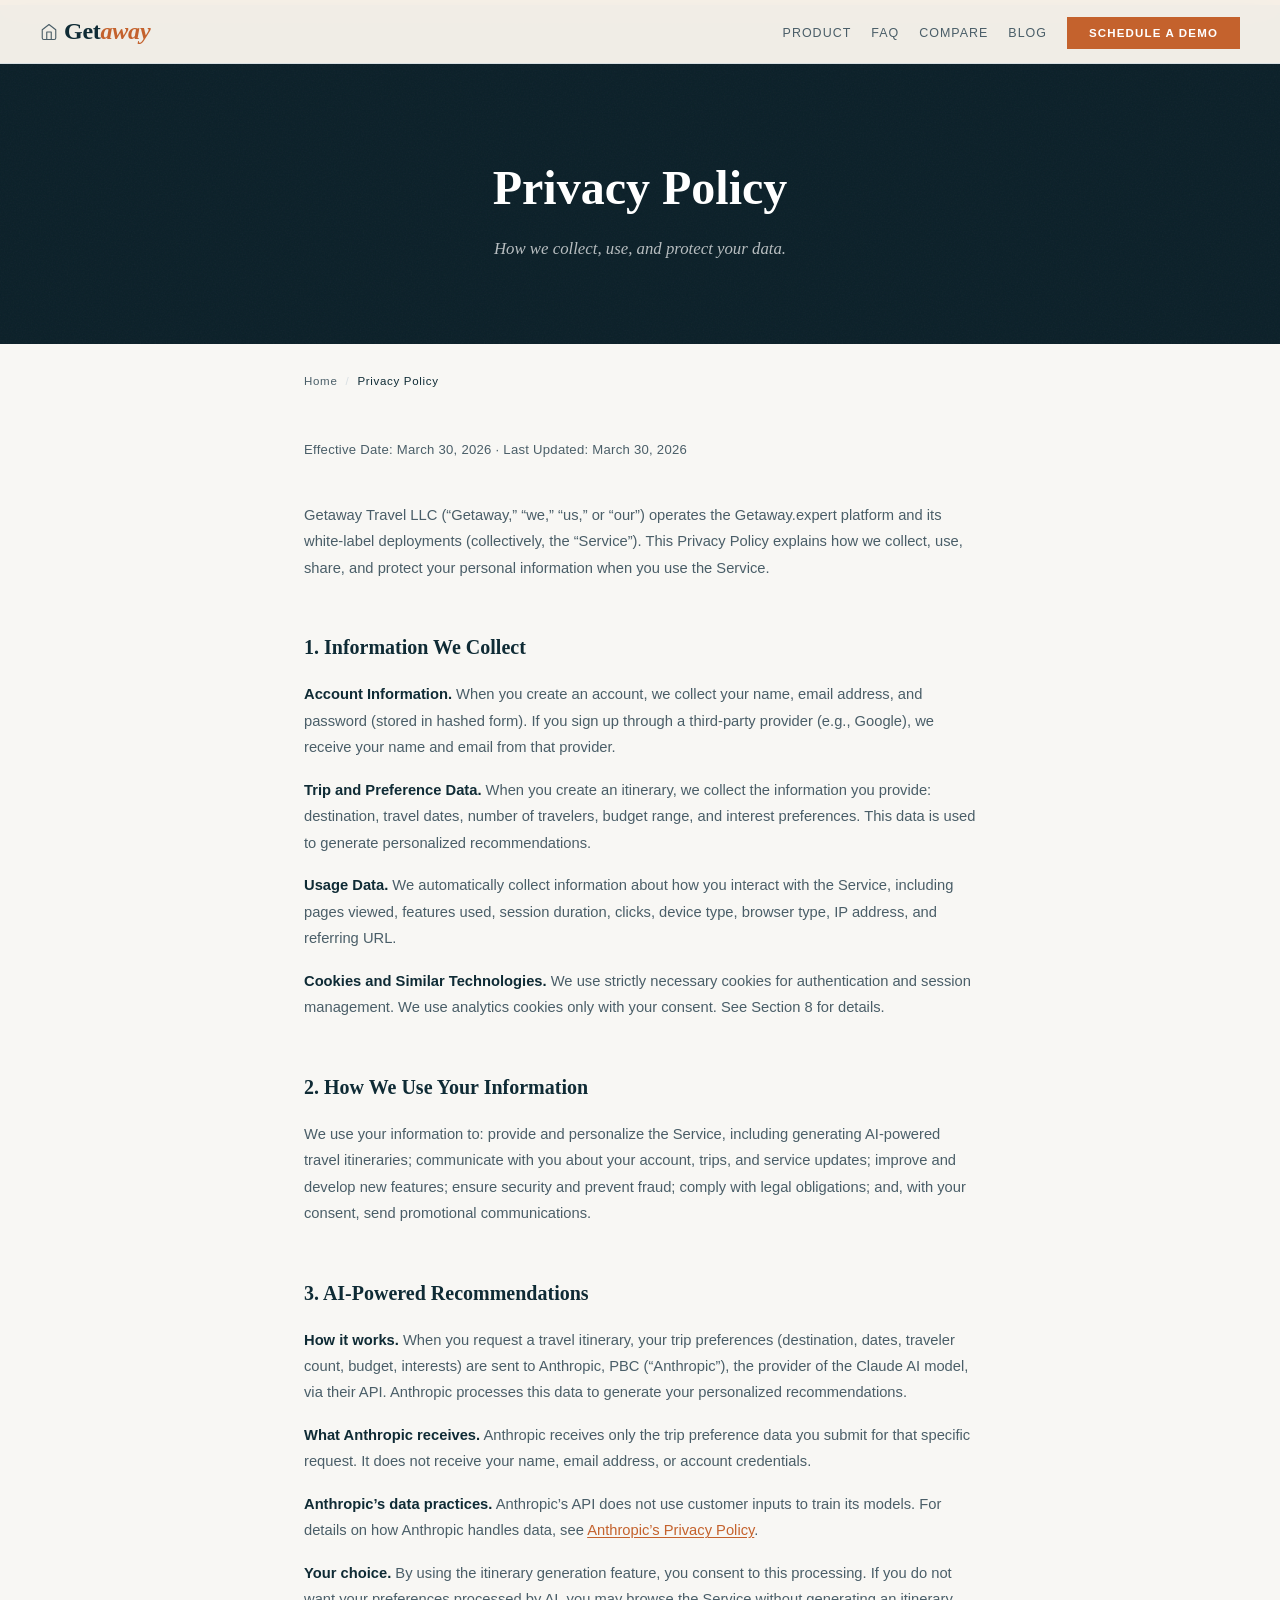
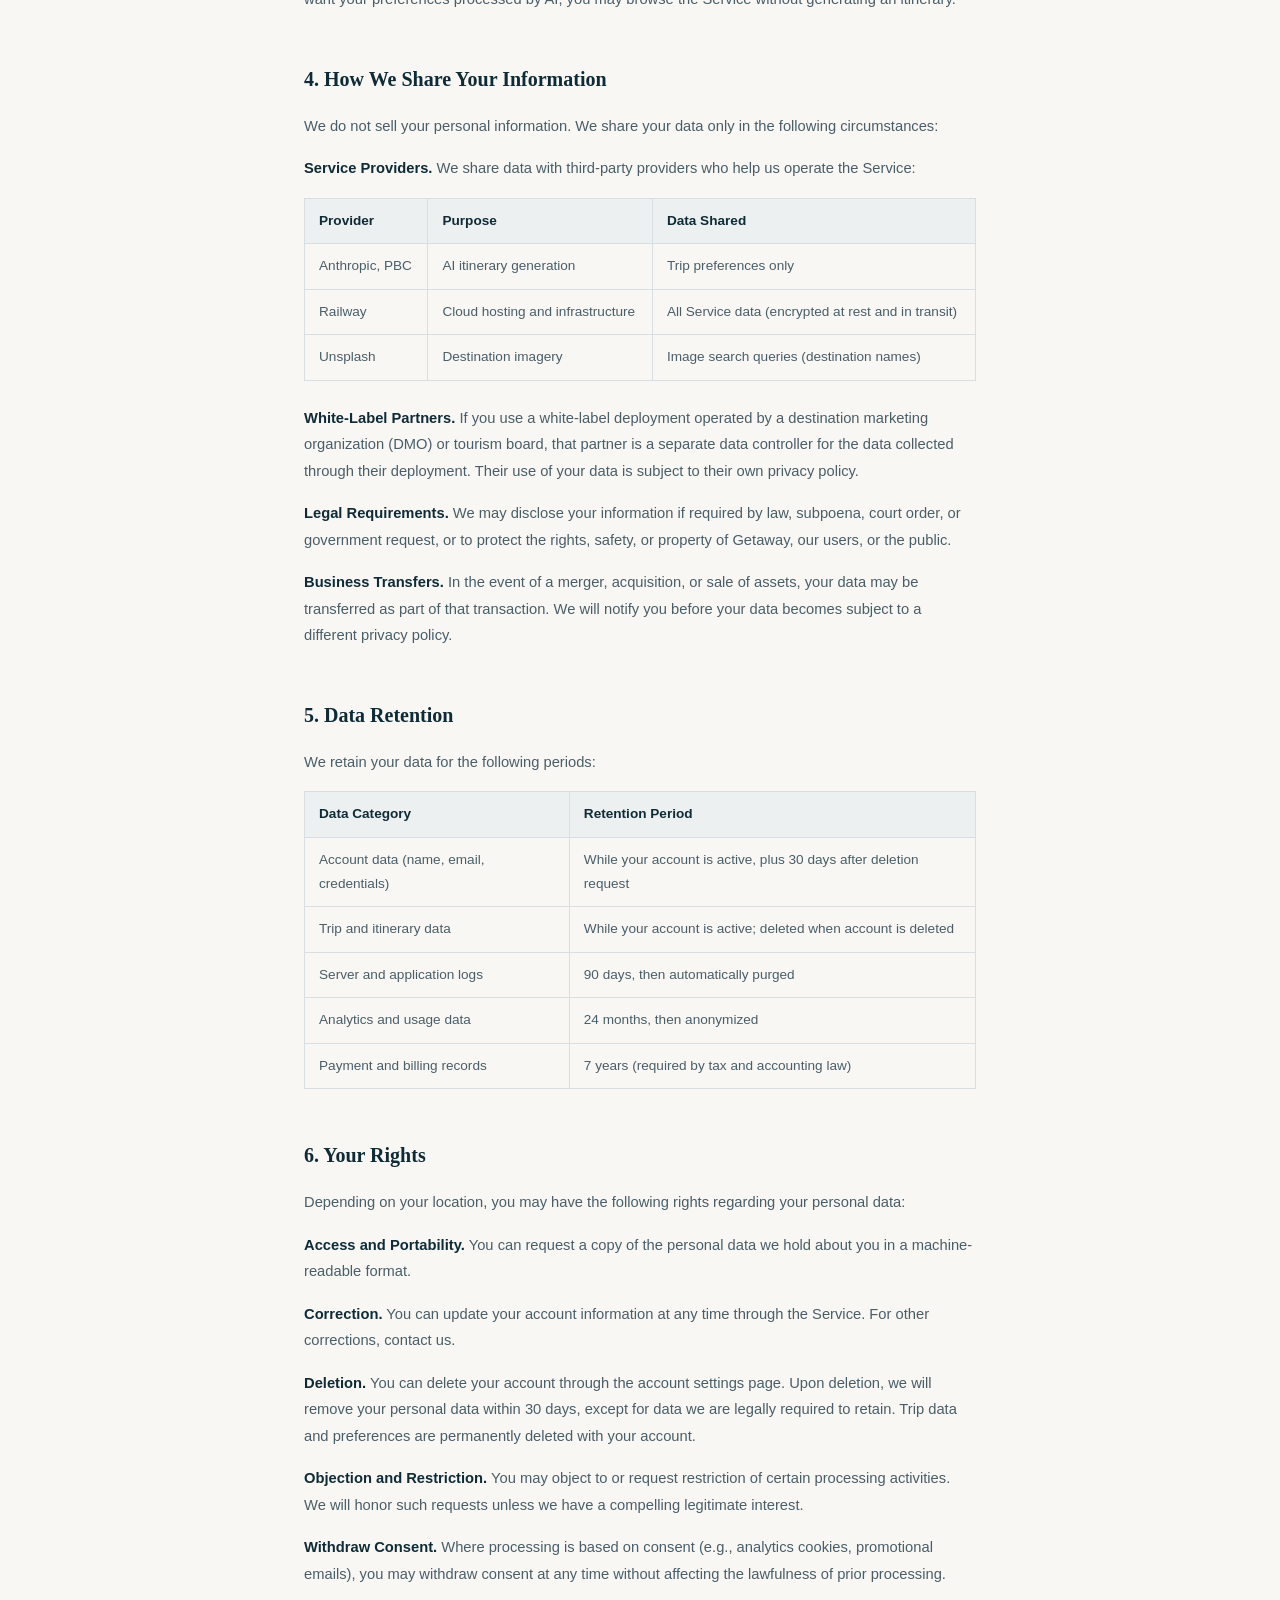
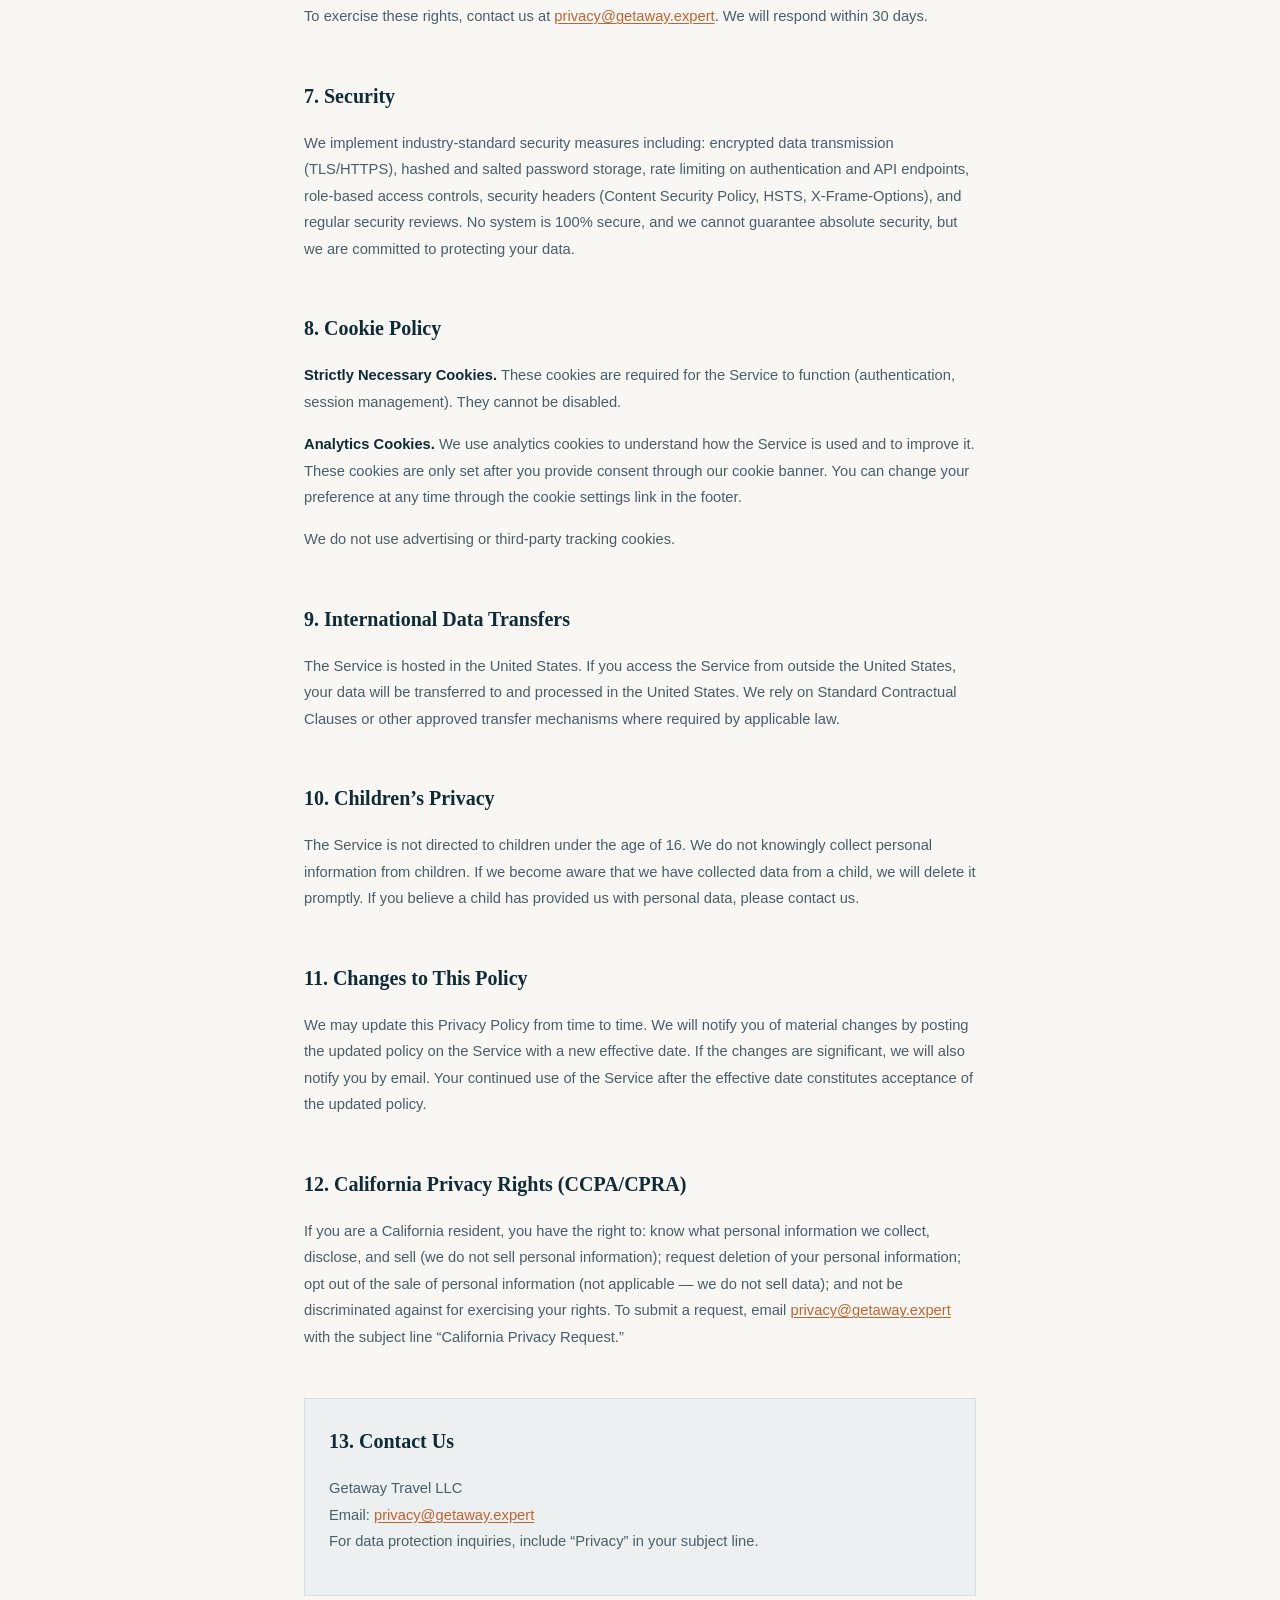
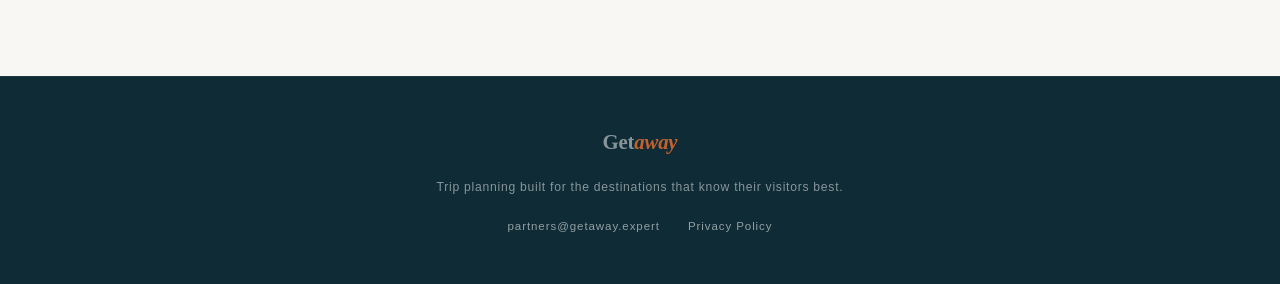
<file: privacy/index.html>
<!DOCTYPE html>
<html lang="en">
<head>
  <meta charset="UTF-8" />
  <meta name="viewport" content="width=device-width, initial-scale=1.0" />

  <title>Privacy Policy | Getaway.expert Partners</title>
  <meta name="description" content="Privacy policy for Getaway Travel LLC. How we collect, use, share, and protect your personal information when you use the Getaway platform and its white-label deployments." />
  <link rel="canonical" href="https://partners.getaway.expert/privacy" />
  <link rel="icon" type="image/svg+xml" href="/favicons/favicon.svg" />
  <link rel="icon" type="image/png" sizes="32x32" href="/favicons/favicon-32.png" />
  <link rel="icon" type="image/png" sizes="16x16" href="/favicons/favicon-16.png" />
  <link rel="apple-touch-icon" sizes="180x180" href="/favicons/apple-touch-icon.png" />
  <link rel="manifest" href="/favicons/site.webmanifest" />
  <link rel="shortcut icon" href="/favicons/favicon.ico" />
  <meta name="robots" content="index, follow" />

  <meta property="og:type" content="website" />
  <meta property="og:url" content="https://partners.getaway.expert/privacy" />
  <meta property="og:title" content="Privacy Policy | Getaway" />
  <meta property="og:description" content="How Getaway collects, uses, and protects visitor data." />
  <meta property="og:image" content="https://images.unsplash.com/photo-1470071459604-3b5ec3a7fe05?w=1200&q=80" />

  <meta name="twitter:card" content="summary_large_image" />
  <meta name="twitter:title" content="Privacy Policy | Getaway" />
  <meta name="twitter:description" content="How Getaway collects, uses, and protects visitor data." />
  <meta name="twitter:image" content="https://images.unsplash.com/photo-1470071459604-3b5ec3a7fe05?w=1200&q=80" />

  <meta http-equiv="Content-Security-Policy" content="default-src 'self'; script-src 'self' 'unsafe-inline' https://plausible.io; style-src 'self' 'unsafe-inline' https://fonts.googleapis.com; font-src https://fonts.gstatic.com; img-src 'self' https://images.unsplash.com data:; connect-src https://plausible.io; frame-ancestors 'none';" />

  <link rel="preconnect" href="https://fonts.googleapis.com" />
  <link rel="preconnect" href="https://fonts.gstatic.com" crossorigin />
  <link href="https://fonts.googleapis.com/css2?family=Playfair+Display:ital,wght@0,700;0,800;1,400;1,700&family=Jost:wght@300;400;500;600;700&family=Libre+Baskerville:ital,wght@0,400;1,400&display=swap" rel="stylesheet" />
  <link rel="stylesheet" href="/styles.css" />

  <style>
    /* ── HERO ── */
    .privacy-hero {
      background: #0A1F28; padding: 160px 24px 80px; text-align: center;
      position: relative; overflow: hidden;
    }
    .hero-bg {
      position: absolute; inset: 0;
      background: url('https://images.unsplash.com/photo-1470071459604-3b5ec3a7fe05?auto=format&fit=crop&w=1920&q=80') center / cover no-repeat;
      opacity: 0.18;
    }
    .hero-grain {
      position: absolute; inset: 0;
      background-image: url("data:image/svg+xml,%3Csvg viewBox='0 0 256 256' xmlns='http://www.w3.org/2000/svg'%3E%3Cfilter id='n'%3E%3CfeTurbulence type='fractalNoise' baseFrequency='0.9' numOctaves='4' stitchTiles='stitch'/%3E%3C/filter%3E%3Crect width='100%25' height='100%25' filter='url(%23n)' opacity='0.04'/%3E%3C/svg%3E");
      pointer-events: none;
    }
    .hero-top-rule { position: absolute; top: 0; left: 0; right: 0; height: 5px; background: var(--terra); }
    .hero-content { position: relative; z-index: 1; max-width: 720px; margin: 0 auto; }
    .privacy-hero h1 {
      font-family: var(--font-playfair); font-size: clamp(2rem, 4vw, 3rem);
      font-weight: 800; color: #fff; margin-bottom: 20px; line-height: 1.15;
    }
    .privacy-hero .hero-sub {
      font-family: var(--font-baskerville); font-style: italic;
      font-size: 1.05rem; color: rgba(255,255,255,0.7); line-height: 1.7;
    }

    /* ── CONTENT ── */
    .privacy-content {
      max-width: 720px; margin: 0 auto; padding: 48px 24px 80px;
      font-size: 0.92rem; color: var(--ink); line-height: 1.8;
    }
    .privacy-content .effective {
      font-size: 0.82rem; color: var(--warm-gray); margin-bottom: 40px;
      letter-spacing: 0.02em;
    }
    .privacy-content h2 {
      font-family: var(--font-playfair); font-size: 1.25rem; font-weight: 700;
      color: var(--ink); margin-top: 48px; margin-bottom: 16px;
    }
    .privacy-content p { margin-bottom: 16px; color: var(--warm-gray); }
    .privacy-content strong { color: var(--ink); }
    .privacy-content a { color: var(--terra); text-decoration: underline; text-underline-offset: 2px; }
    .privacy-content a:hover { color: var(--terra-light); }
    .privacy-content table {
      width: 100%; border-collapse: collapse; margin: 16px 0 24px;
      font-size: 0.85rem;
    }
    .privacy-content th, .privacy-content td {
      border: 1px solid var(--rule); padding: 10px 14px; text-align: left;
    }
    .privacy-content th {
      background: var(--cream-dark); font-weight: 600; color: var(--ink);
    }
    .privacy-content td { color: var(--warm-gray); }
    .privacy-contact {
      background: var(--cream-dark); border: 1px solid var(--rule);
      padding: 24px; margin-top: 48px;
    }
    .privacy-contact h2 { margin-top: 0; }

    /* ── BREADCRUMB ── */
    .breadcrumb { max-width: 720px; margin: 0 auto; padding: 28px 24px 0; }
    .breadcrumb ol { list-style: none; display: flex; align-items: center; gap: 8px; font-size: 0.72rem; font-weight: 500; letter-spacing: 0.06em; }
    .breadcrumb a { color: var(--warm-gray); text-decoration: none; }
    .breadcrumb a:hover { color: var(--terra); }
    .breadcrumb .sep { color: var(--rule); }
    .breadcrumb .current { color: var(--ink); }

    /* ── RESPONSIVE ── */
    @media (max-width: 640px) {
      .privacy-hero { padding: 140px 20px 60px; }
      .privacy-content { padding: 36px 20px 60px; }
      .breadcrumb { padding: 20px 20px 0; }
      .privacy-content table { font-size: 0.78rem; }
      .privacy-content th, .privacy-content td { padding: 8px 10px; }
    }
  </style>
</head>
<body>
  <a href="#main" class="skip-link">Skip to main content</a>

  <!-- NAV -->
  <nav class="site-nav">
    <a href="/" class="nav-logo"><svg class="nav-home-icon" viewBox="0 0 24 24"><path d="M3 9l9-7 9 7v11a2 2 0 0 1-2 2H5a2 2 0 0 1-2-2z"/><polyline points="9 22 9 12 15 12 15 22"/></svg>Get<em>away</em></a>
    <ul class="nav-links">
      <li><a href="/white-label-ai-itinerary-builder">Product</a></li>
      <li><a href="/faq">FAQ</a></li>
      <li><a href="/compare">Compare</a></li>
      <li><a href="/blog">Blog</a></li>
      <li><a href="/#contact" class="nav-cta">Schedule a Demo</a></li>
    </ul>
    <button class="nav-hamburger" id="hamburger" aria-label="Open menu">
      <span></span><span></span><span></span>
    </button>
  </nav>

  <!-- MOBILE MENU -->
  <div class="mobile-menu" id="mobileMenu">
    <a href="/white-label-ai-itinerary-builder" onclick="closeMobile()">Product</a>
    <a href="/faq" onclick="closeMobile()">FAQ</a>
    <a href="/compare" onclick="closeMobile()">Compare</a>
    <a href="/blog" onclick="closeMobile()">Blog</a>
    <a href="/#contact" class="mobile-cta" onclick="closeMobile()">Schedule a Demo &rarr;</a>
  </div>

  <main id="main">
  <!-- HERO -->
  <div class="privacy-hero">
    <div class="hero-bg"></div>
    <div class="hero-grain"></div>
    <div class="hero-top-rule"></div>
    <div class="hero-content">
      <h1>Privacy Policy</h1>
      <p class="hero-sub">How we collect, use, and protect your data.</p>
    </div>
  </div>

  <!-- BREADCRUMB -->
  <nav class="breadcrumb" aria-label="Breadcrumb">
    <ol>
      <li><a href="/">Home</a></li>
      <li class="sep">/</li>
      <li class="current">Privacy Policy</li>
    </ol>
  </nav>

  <!-- CONTENT -->
  <div class="privacy-content">

    <p class="effective">Effective Date: March 30, 2026 &middot; Last Updated: March 30, 2026</p>

    <p>Getaway Travel LLC (&ldquo;Getaway,&rdquo; &ldquo;we,&rdquo; &ldquo;us,&rdquo; or &ldquo;our&rdquo;) operates the Getaway.expert platform and its white-label deployments (collectively, the &ldquo;Service&rdquo;). This Privacy Policy explains how we collect, use, share, and protect your personal information when you use the Service.</p>

    <h2>1. Information We Collect</h2>

    <p><strong>Account Information.</strong> When you create an account, we collect your name, email address, and password (stored in hashed form). If you sign up through a third-party provider (e.g., Google), we receive your name and email from that provider.</p>

    <p><strong>Trip and Preference Data.</strong> When you create an itinerary, we collect the information you provide: destination, travel dates, number of travelers, budget range, and interest preferences. This data is used to generate personalized recommendations.</p>

    <p><strong>Usage Data.</strong> We automatically collect information about how you interact with the Service, including pages viewed, features used, session duration, clicks, device type, browser type, IP address, and referring URL.</p>

    <p><strong>Cookies and Similar Technologies.</strong> We use strictly necessary cookies for authentication and session management. We use analytics cookies only with your consent. See Section 8 for details.</p>

    <h2>2. How We Use Your Information</h2>

    <p>We use your information to: provide and personalize the Service, including generating AI-powered travel itineraries; communicate with you about your account, trips, and service updates; improve and develop new features; ensure security and prevent fraud; comply with legal obligations; and, with your consent, send promotional communications.</p>

    <h2>3. AI-Powered Recommendations</h2>

    <p><strong>How it works.</strong> When you request a travel itinerary, your trip preferences (destination, dates, traveler count, budget, interests) are sent to Anthropic, PBC (&ldquo;Anthropic&rdquo;), the provider of the Claude AI model, via their API. Anthropic processes this data to generate your personalized recommendations.</p>

    <p><strong>What Anthropic receives.</strong> Anthropic receives only the trip preference data you submit for that specific request. It does not receive your name, email address, or account credentials.</p>

    <p><strong>Anthropic&rsquo;s data practices.</strong> Anthropic&rsquo;s API does not use customer inputs to train its models. For details on how Anthropic handles data, see <a href="https://www.anthropic.com/privacy">Anthropic&rsquo;s Privacy Policy</a>.</p>

    <p><strong>Your choice.</strong> By using the itinerary generation feature, you consent to this processing. If you do not want your preferences processed by AI, you may browse the Service without generating an itinerary.</p>

    <h2>4. How We Share Your Information</h2>

    <p>We do not sell your personal information. We share your data only in the following circumstances:</p>

    <p><strong>Service Providers.</strong> We share data with third-party providers who help us operate the Service:</p>

    <table>
      <tr><th>Provider</th><th>Purpose</th><th>Data Shared</th></tr>
      <tr><td>Anthropic, PBC</td><td>AI itinerary generation</td><td>Trip preferences only</td></tr>
      <tr><td>Railway</td><td>Cloud hosting and infrastructure</td><td>All Service data (encrypted at rest and in transit)</td></tr>
      <tr><td>Unsplash</td><td>Destination imagery</td><td>Image search queries (destination names)</td></tr>
    </table>

    <p><strong>White-Label Partners.</strong> If you use a white-label deployment operated by a destination marketing organization (DMO) or tourism board, that partner is a separate data controller for the data collected through their deployment. Their use of your data is subject to their own privacy policy.</p>

    <p><strong>Legal Requirements.</strong> We may disclose your information if required by law, subpoena, court order, or government request, or to protect the rights, safety, or property of Getaway, our users, or the public.</p>

    <p><strong>Business Transfers.</strong> In the event of a merger, acquisition, or sale of assets, your data may be transferred as part of that transaction. We will notify you before your data becomes subject to a different privacy policy.</p>

    <h2>5. Data Retention</h2>

    <p>We retain your data for the following periods:</p>

    <table>
      <tr><th>Data Category</th><th>Retention Period</th></tr>
      <tr><td>Account data (name, email, credentials)</td><td>While your account is active, plus 30 days after deletion request</td></tr>
      <tr><td>Trip and itinerary data</td><td>While your account is active; deleted when account is deleted</td></tr>
      <tr><td>Server and application logs</td><td>90 days, then automatically purged</td></tr>
      <tr><td>Analytics and usage data</td><td>24 months, then anonymized</td></tr>
      <tr><td>Payment and billing records</td><td>7 years (required by tax and accounting law)</td></tr>
    </table>

    <h2>6. Your Rights</h2>

    <p>Depending on your location, you may have the following rights regarding your personal data:</p>

    <p><strong>Access and Portability.</strong> You can request a copy of the personal data we hold about you in a machine-readable format.</p>

    <p><strong>Correction.</strong> You can update your account information at any time through the Service. For other corrections, contact us.</p>

    <p><strong>Deletion.</strong> You can delete your account through the account settings page. Upon deletion, we will remove your personal data within 30 days, except for data we are legally required to retain. Trip data and preferences are permanently deleted with your account.</p>

    <p><strong>Objection and Restriction.</strong> You may object to or request restriction of certain processing activities. We will honor such requests unless we have a compelling legitimate interest.</p>

    <p><strong>Withdraw Consent.</strong> Where processing is based on consent (e.g., analytics cookies, promotional emails), you may withdraw consent at any time without affecting the lawfulness of prior processing.</p>

    <p>To exercise these rights, contact us at <a href="mailto:privacy@getaway.expert">privacy@getaway.expert</a>. We will respond within 30 days.</p>

    <h2>7. Security</h2>

    <p>We implement industry-standard security measures including: encrypted data transmission (TLS/HTTPS), hashed and salted password storage, rate limiting on authentication and API endpoints, role-based access controls, security headers (Content Security Policy, HSTS, X-Frame-Options), and regular security reviews. No system is 100% secure, and we cannot guarantee absolute security, but we are committed to protecting your data.</p>

    <h2>8. Cookie Policy</h2>

    <p><strong>Strictly Necessary Cookies.</strong> These cookies are required for the Service to function (authentication, session management). They cannot be disabled.</p>

    <p><strong>Analytics Cookies.</strong> We use analytics cookies to understand how the Service is used and to improve it. These cookies are only set after you provide consent through our cookie banner. You can change your preference at any time through the cookie settings link in the footer.</p>

    <p>We do not use advertising or third-party tracking cookies.</p>

    <h2>9. International Data Transfers</h2>

    <p>The Service is hosted in the United States. If you access the Service from outside the United States, your data will be transferred to and processed in the United States. We rely on Standard Contractual Clauses or other approved transfer mechanisms where required by applicable law.</p>

    <h2>10. Children&rsquo;s Privacy</h2>

    <p>The Service is not directed to children under the age of 16. We do not knowingly collect personal information from children. If we become aware that we have collected data from a child, we will delete it promptly. If you believe a child has provided us with personal data, please contact us.</p>

    <h2>11. Changes to This Policy</h2>

    <p>We may update this Privacy Policy from time to time. We will notify you of material changes by posting the updated policy on the Service with a new effective date. If the changes are significant, we will also notify you by email. Your continued use of the Service after the effective date constitutes acceptance of the updated policy.</p>

    <h2>12. California Privacy Rights (CCPA/CPRA)</h2>

    <p>If you are a California resident, you have the right to: know what personal information we collect, disclose, and sell (we do not sell personal information); request deletion of your personal information; opt out of the sale of personal information (not applicable &mdash; we do not sell data); and not be discriminated against for exercising your rights. To submit a request, email <a href="mailto:privacy@getaway.expert">privacy@getaway.expert</a> with the subject line &ldquo;California Privacy Request.&rdquo;</p>

    <div class="privacy-contact">
      <h2>13. Contact Us</h2>
      <p>Getaway Travel LLC<br />
      Email: <a href="mailto:privacy@getaway.expert">privacy@getaway.expert</a><br />
      For data protection inquiries, include &ldquo;Privacy&rdquo; in your subject line.</p>
    </div>

  </div>

  </main>

  <!-- FOOTER -->
  <footer>
    <a href="/" class="logo">Get<em>away</em></a>
    <span class="tagline">Trip planning built for the destinations that know their visitors best.</span>
    <nav class="footer-nav">
      <a href="mailto:partners@getaway.expert">partners@getaway.expert</a>
      <a href="/privacy">Privacy Policy</a>
    </nav>
  </footer>

  <script>
    const hamburger = document.getElementById('hamburger');
    const mobileMenu = document.getElementById('mobileMenu');
    hamburger.addEventListener('click', () => {
      hamburger.classList.toggle('open');
      mobileMenu.classList.toggle('open');
    });
    function closeMobile() {
      hamburger.classList.remove('open');
      mobileMenu.classList.remove('open');
    }
  </script>

</body>
</html>
</file>
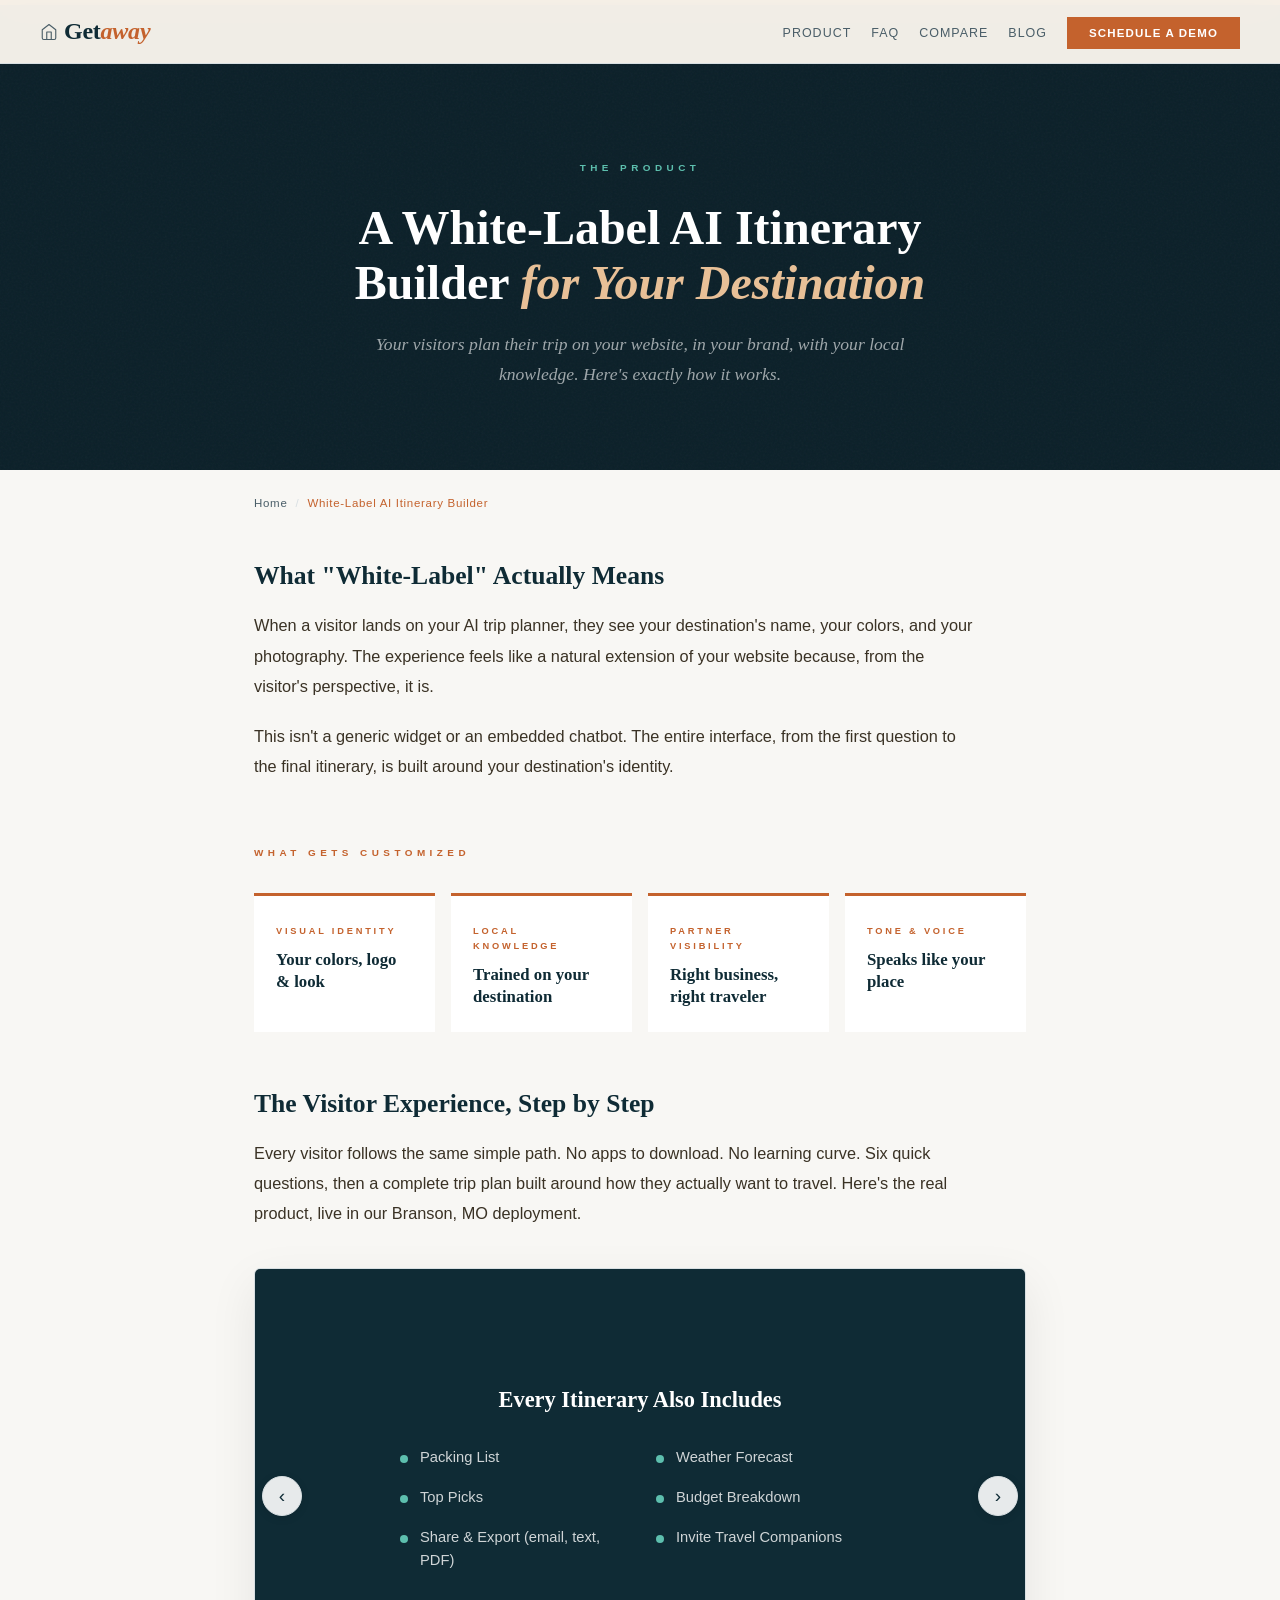
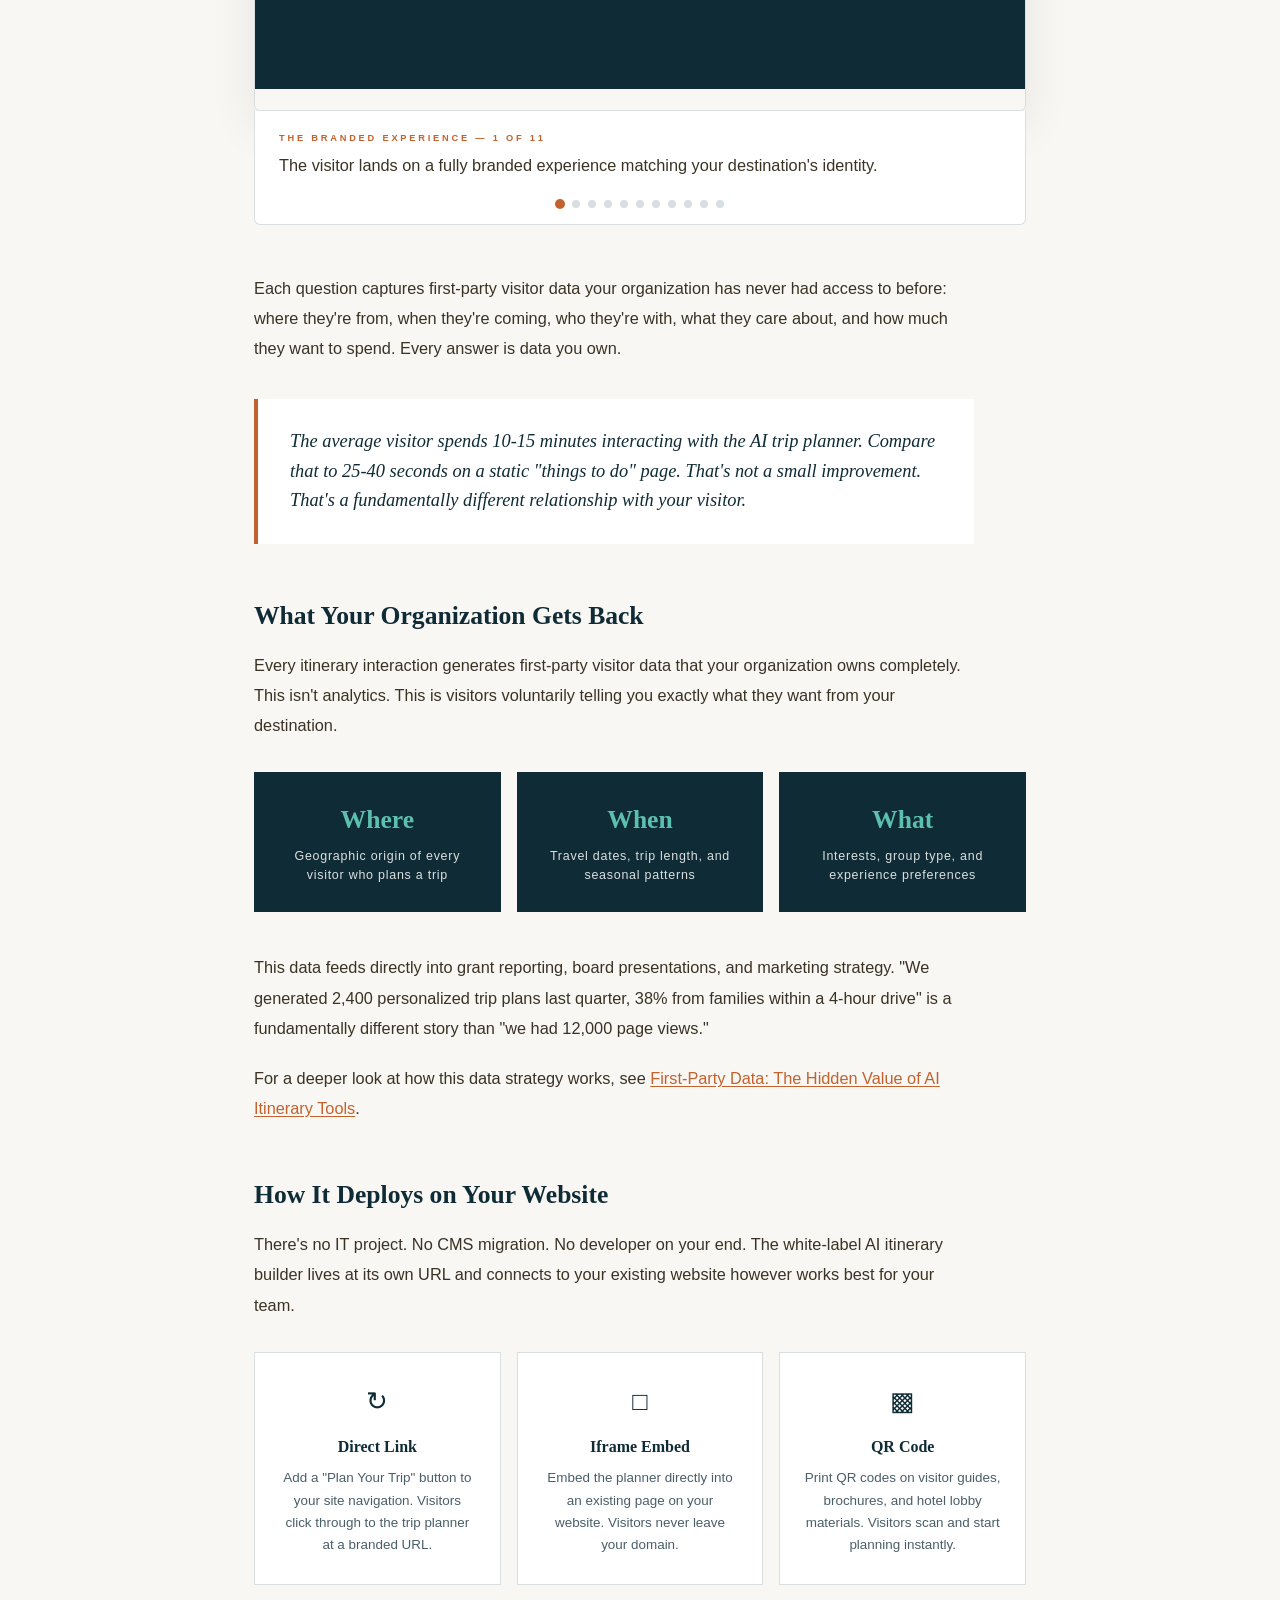
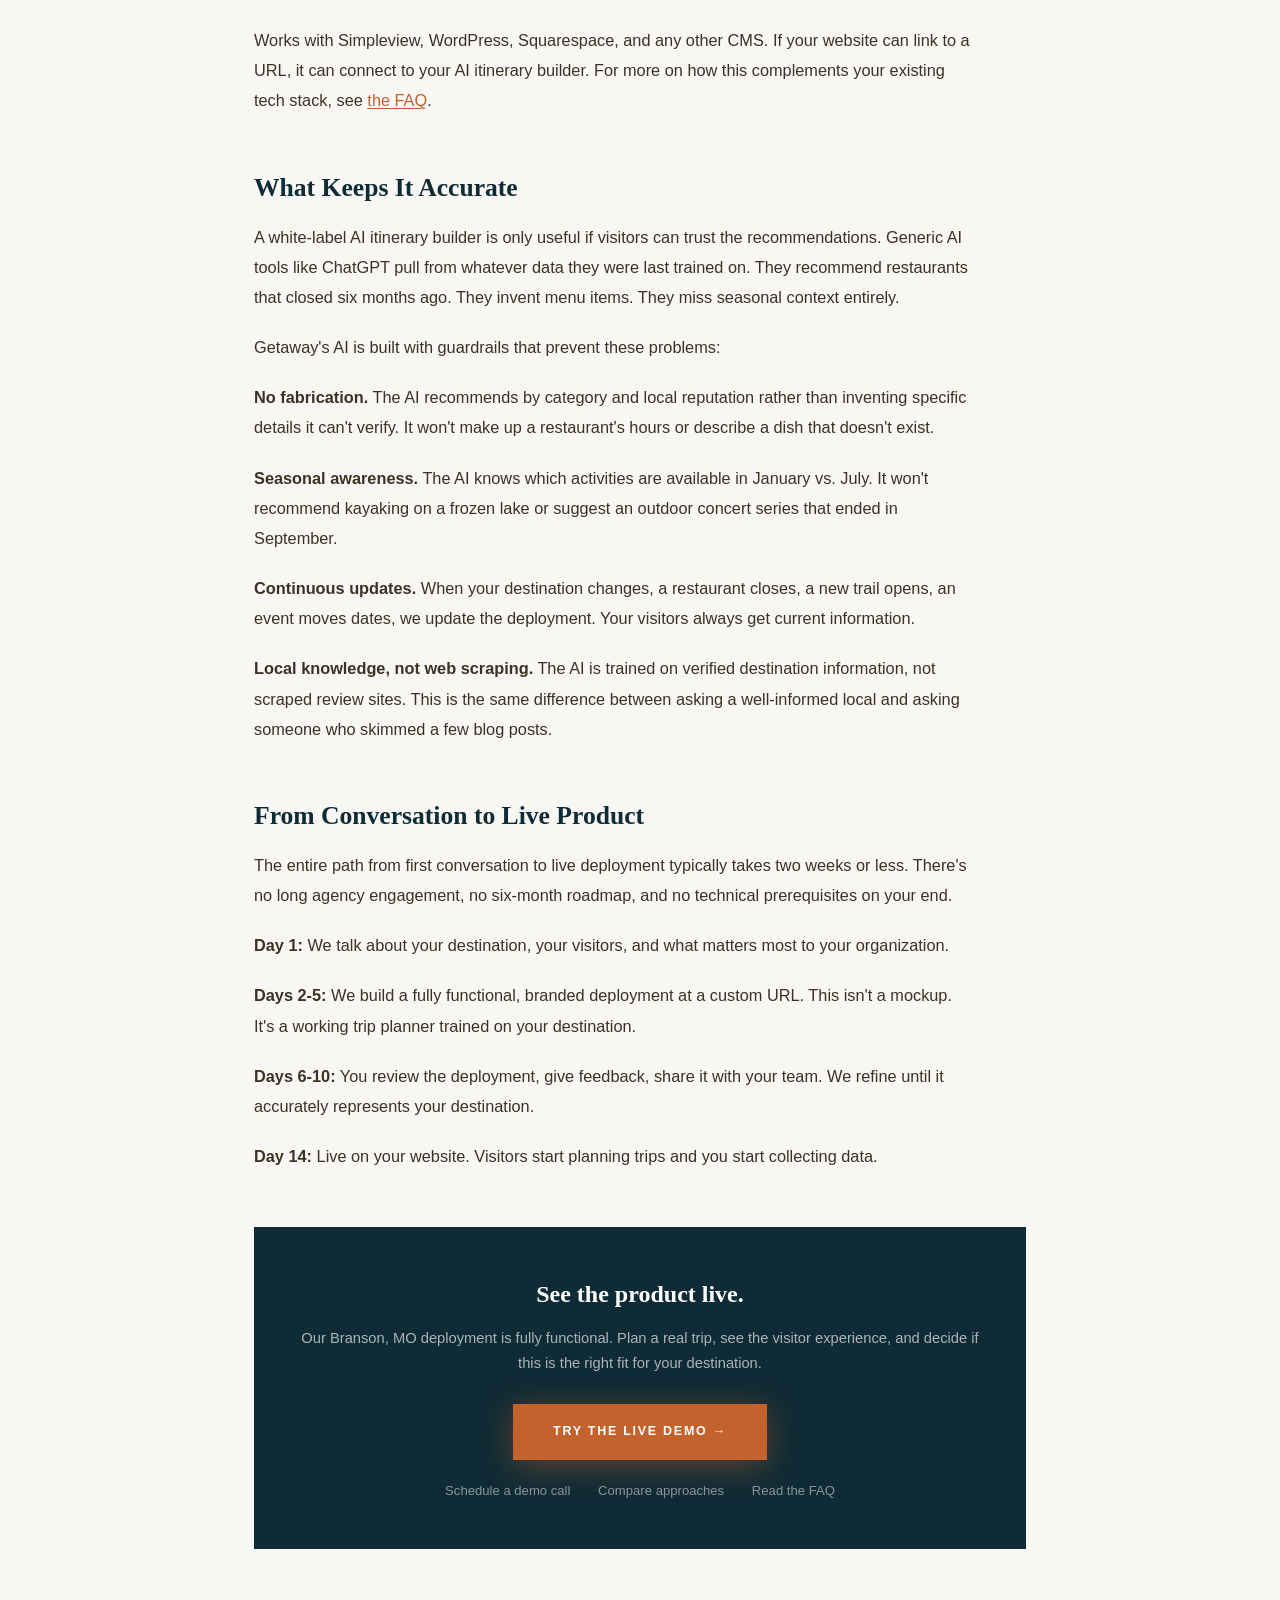
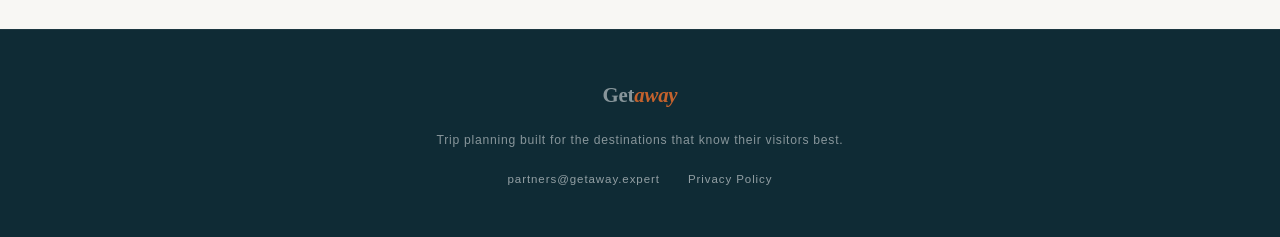
<file: white-label-ai-itinerary-builder/index.html>
<!DOCTYPE html>
<html lang="en">
<head>
  <meta charset="UTF-8" />
  <meta name="viewport" content="width=device-width, initial-scale=1.0" />
  <!-- Privacy-friendly analytics by Plausible -->
  <script async src="https://plausible.io/js/pa-X74QWpJkRjJuQGpa_IUYJ.js"></script>
  <script>
    window.plausible=window.plausible||function(){(plausible.q=plausible.q||[]).push(arguments)},plausible.init=plausible.init||function(i){plausible.o=i||{}};
    plausible.init()
  </script>

  <title>White-Label AI Itinerary Builder for DMOs | Getaway.expert Partners</title>
  <meta name="description" content="A white-label AI itinerary builder designed for destination marketing organizations. Your brand, your data, your destination knowledge. See what the product looks like, how customization works, and what your visitors experience." />
  <link rel="canonical" href="https://partners.getaway.expert/white-label-ai-itinerary-builder" />
  <link rel="icon" type="image/svg+xml" href="/favicons/favicon.svg" />
  <link rel="icon" type="image/png" sizes="32x32" href="/favicons/favicon-32.png" />
  <link rel="icon" type="image/png" sizes="16x16" href="/favicons/favicon-16.png" />
  <link rel="apple-touch-icon" sizes="180x180" href="/favicons/apple-touch-icon.png" />
  <link rel="manifest" href="/favicons/site.webmanifest" />
  <link rel="shortcut icon" href="/favicons/favicon.ico" />
  <meta name="robots" content="index, follow" />
  <meta name="keywords" content="white-label AI itinerary builder, white label trip planner DMO, branded AI trip planning tool, DMO itinerary software, white label travel planner" />

  <meta property="og:type" content="website" />
  <meta property="og:url" content="https://partners.getaway.expert/white-label-ai-itinerary-builder" />
  <meta property="og:title" content="White-Label AI Itinerary Builder for DMOs" />
  <meta property="og:description" content="Your brand. Your data. Your destination knowledge. See what a white-label AI itinerary builder looks like when it's built for your DMO." />
  <meta property="og:image" content="https://images.unsplash.com/photo-1506905925346-21bda4d32df4?w=1200&q=80" />

  <meta name="twitter:card" content="summary_large_image" />
  <meta name="twitter:title" content="White-Label AI Itinerary Builder for DMOs" />
  <meta name="twitter:description" content="Your brand. Your data. Your destination knowledge. See what a white-label AI itinerary builder looks like when it's built for your DMO." />
  <meta name="twitter:image" content="https://images.unsplash.com/photo-1506905925346-21bda4d32df4?w=1200&q=80" />

  <script type="application/ld+json">
  {
    "@context": "https://schema.org",
    "@type": "WebPage",
    "name": "White-Label AI Itinerary Builder for DMOs",
    "description": "A white-label AI itinerary builder designed for destination marketing organizations. Your brand, your data, your destination knowledge.",
    "url": "https://partners.getaway.expert/white-label-ai-itinerary-builder",
    "publisher": {
      "@type": "Organization",
      "name": "Getaway",
      "url": "https://partners.getaway.expert"
    }
  }
  </script>

  <script type="application/ld+json">
  {
    "@context": "https://schema.org",
    "@type": "BreadcrumbList",
    "itemListElement": [
      { "@type": "ListItem", "position": 1, "name": "Home", "item": "https://partners.getaway.expert/" },
      { "@type": "ListItem", "position": 2, "name": "White-Label AI Itinerary Builder" }
    ]
  }
  </script>

  <meta http-equiv="Content-Security-Policy" content="default-src 'self'; script-src 'self' 'unsafe-inline' https://plausible.io; style-src 'self' 'unsafe-inline' https://fonts.googleapis.com; font-src https://fonts.gstatic.com; img-src 'self' https://images.unsplash.com data:; connect-src https://plausible.io; frame-ancestors 'none';" />

  <link rel="preconnect" href="https://fonts.googleapis.com" />
  <link rel="preconnect" href="https://fonts.gstatic.com" crossorigin />
  <link href="https://fonts.googleapis.com/css2?family=Playfair+Display:ital,wght@0,700;0,800;1,400;1,700&family=Jost:wght@300;400;500;600;700&family=Libre+Baskerville:ital,wght@0,400;1,400&display=swap" rel="stylesheet" />
  <link rel="stylesheet" href="/styles.css" />

  <style>
    /* ── HERO ── */
    .product-hero {
      background: #0A1F28; padding: 160px 24px 80px; text-align: center;
      position: relative; overflow: hidden;
    }
    .hero-bg {
      position: absolute; inset: 0;
      background: url('https://images.unsplash.com/photo-1506905925346-21bda4d32df4?auto=format&fit=crop&w=1920&q=80') center / cover no-repeat;
      opacity: 0.18;
    }
    .hero-grain {
      position: absolute; inset: 0;
      background-image: url("data:image/svg+xml,%3Csvg viewBox='0 0 256 256' xmlns='http://www.w3.org/2000/svg'%3E%3Cfilter id='n'%3E%3CfeTurbulence type='fractalNoise' baseFrequency='0.9' numOctaves='4' stitchTiles='stitch'/%3E%3C/filter%3E%3Crect width='100%25' height='100%25' filter='url(%23n)' opacity='0.04'/%3E%3C/svg%3E");
      pointer-events: none;
    }
    .hero-top-rule { position: absolute; top: 0; left: 0; right: 0; height: 5px; background: var(--terra); }
    .hero-content { position: relative; z-index: 1; max-width: 720px; margin: 0 auto; }
    .product-hero .hero-eyebrow {
      font-size: 0.62rem; font-weight: 600; letter-spacing: 0.45em;
      text-transform: uppercase; color: var(--teal-light); margin-bottom: 24px;
    }
    .product-hero h1 {
      font-family: var(--font-playfair); font-size: clamp(2rem, 4vw, 3rem);
      font-weight: 800; color: #fff; margin-bottom: 20px; line-height: 1.15;
    }
    .product-hero h1 em { color: #E8C097; font-style: italic; font-weight: 700; }
    .product-hero .hero-sub {
      font-family: var(--font-baskerville); font-style: italic;
      font-size: clamp(0.95rem, 1.8vw, 1.1rem); color: rgba(255,255,255,0.6);
      max-width: 540px; margin: 0 auto; line-height: 1.7;
    }

    /* ── BREADCRUMB ── */
    .breadcrumb { max-width: 820px; margin: 0 auto; padding: 24px 24px 0; }
    .breadcrumb ol {
      list-style: none; display: flex; align-items: center; gap: 8px;
      font-size: 0.72rem; font-weight: 500; letter-spacing: 0.06em;
    }
    .breadcrumb a { color: var(--warm-gray); text-decoration: none; }
    .breadcrumb a:hover { color: var(--terra); }
    .breadcrumb .sep { color: var(--rule); }
    .breadcrumb .current { color: var(--terra); }

    /* ── CONTENT ── */
    .product-content { max-width: 820px; margin: 0 auto; padding: 48px 24px 0; }
    .product-content h2 {
      font-family: var(--font-playfair); font-size: 1.6rem; font-weight: 700;
      color: var(--ink); margin: 56px 0 18px; line-height: 1.25;
    }
    .product-content h2:first-child { margin-top: 0; }
    .product-content p {
      font-family: var(--font-jost); font-size: 1.02rem; color: #3a3225;
      line-height: 1.85; margin-bottom: 20px; max-width: 720px;
    }
    .product-content a { color: var(--terra); text-decoration: underline; text-underline-offset: 2px; }
    .product-content a:hover { color: var(--terra-light); }

    /* Section Label */
    .section-label {
      font-size: 0.62rem; font-weight: 600; letter-spacing: 0.45em;
      text-transform: uppercase; color: var(--terra); margin: 64px 0 24px;
    }
    .section-label:first-child { margin-top: 0; }

    /* Visitor Journey Steps */
    .journey-steps { display: flex; flex-direction: column; gap: 0; margin: 32px 0 40px; }
    .journey-step {
      display: grid; grid-template-columns: 72px 1fr; gap: 0;
      position: relative;
    }
    .journey-step-marker {
      display: flex; flex-direction: column; align-items: center;
    }
    .journey-step-number {
      width: 40px; height: 40px; border-radius: 50%;
      background: var(--ink); color: #fff;
      font-family: var(--font-playfair); font-size: 0.9rem; font-weight: 700;
      display: flex; align-items: center; justify-content: center;
      flex-shrink: 0;
    }
    .journey-step-line {
      width: 2px; flex: 1; background: var(--rule); margin: 0 auto;
    }
    .journey-step:last-child .journey-step-line { display: none; }
    .journey-step-content {
      padding: 6px 0 40px 0;
    }
    .journey-step-title {
      font-family: var(--font-playfair); font-size: 1.1rem; font-weight: 700;
      color: var(--ink); margin-bottom: 6px;
    }
    .journey-step-desc {
      font-size: 0.9rem; color: var(--warm-gray); line-height: 1.75;
    }

    /* Customization Grid */
    .custom-grid { display: grid; grid-template-columns: repeat(4, 1fr); gap: 16px; margin: 32px 0 40px; }
    .custom-card {
      background: var(--mag-white); border-top: 3px solid var(--terra); padding: 28px 22px 24px;
      transition: box-shadow 0.2s, transform 0.15s;
    }
    .custom-card:hover { box-shadow: 0 8px 32px rgba(15,43,53,0.08); transform: translateY(-2px); }
    .custom-card-label {
      font-size: 0.58rem; font-weight: 600; letter-spacing: 0.3em;
      text-transform: uppercase; color: var(--terra); margin-bottom: 10px;
    }
    .custom-card h3 {
      font-family: var(--font-playfair); font-size: 1.05rem; font-weight: 700;
      color: var(--ink); line-height: 1.3;
    }

    /* Data Points */
    .data-points { display: grid; grid-template-columns: 1fr 1fr 1fr; gap: 16px; margin: 32px 0 40px; }
    .data-point {
      background: var(--ink); padding: 28px 24px; text-align: center;
    }
    .data-point-value {
      font-family: var(--font-playfair); font-size: 1.6rem; font-weight: 700;
      color: var(--teal-light); margin-bottom: 6px;
    }
    .data-point-label {
      font-size: 0.78rem; font-weight: 500; letter-spacing: 0.06em;
      color: rgba(255,255,255,0.85); line-height: 1.5;
    }

    /* Deploy Options */
    .deploy-options { display: grid; grid-template-columns: 1fr 1fr 1fr; gap: 16px; margin: 32px 0 40px; }
    .deploy-option {
      background: var(--mag-white); border: 1px solid var(--rule);
      padding: 28px 24px; text-align: center;
    }
    .deploy-option-icon {
      font-size: 1.6rem; margin-bottom: 12px;
    }
    .deploy-option h3 {
      font-family: var(--font-playfair); font-size: 1rem; font-weight: 700;
      color: var(--ink); margin-bottom: 8px;
    }
    .deploy-option p {
      font-size: 0.84rem; color: var(--warm-gray); line-height: 1.65;
      margin-bottom: 0; max-width: none;
    }

    /* Pullquote */
    .pullquote {
      border-left: 4px solid var(--terra); background: var(--mag-white);
      padding: 28px 32px; margin: 36px 0; max-width: 720px;
    }
    .pullquote p {
      font-family: var(--font-playfair); font-style: italic; font-size: 1.15rem;
      color: var(--ink); line-height: 1.6; margin-bottom: 0; max-width: none;
    }

    /* CTA */
    .product-cta {
      background: var(--ink); padding: 48px 40px; text-align: center;
      max-width: 820px; margin: 56px auto 0;
    }
    .product-cta h3 {
      font-family: var(--font-playfair); font-size: 1.5rem; font-weight: 700;
      color: #fff; margin-bottom: 12px;
    }
    .product-cta p {
      font-size: 0.92rem; color: rgba(255,255,255,0.65);
      margin-bottom: 28px; line-height: 1.7;
    }
    .product-cta .btn-primary {
      padding: 18px 40px; background: var(--terra); color: #fff;
      font-family: var(--font-jost); font-size: 0.78rem; font-weight: 700;
      letter-spacing: 0.14em; text-transform: uppercase; border: none;
      cursor: pointer; text-decoration: none; display: inline-block;
      transition: background 0.2s, transform 0.15s, box-shadow 0.2s;
      box-shadow: 0 6px 32px rgba(196,98,45,0.45);
    }
    .product-cta .btn-primary:hover {
      background: var(--terra-light); transform: translateY(-2px);
      box-shadow: 0 10px 40px rgba(196,98,45,0.5);
    }
    .product-cta-links {
      margin-top: 20px; font-size: 0.82rem;
    }
    .product-cta-links a {
      color: rgba(255,255,255,0.5); text-decoration: none; margin: 0 12px;
      transition: color 0.2s;
    }
    .product-cta-links a:hover { color: rgba(255,255,255,0.9); }

    .product-bottom { padding-bottom: 80px; }

    /* Product Carousel */
    .product-carousel {
      margin: 40px 0 48px; position: relative;
    }
    .carousel-viewport {
      border: 1px solid var(--rule); border-radius: 6px; overflow: hidden;
      box-shadow: 0 16px 48px rgba(0,0,0,0.08);
    }
    .carousel-track {
      display: flex; overflow-x: auto; scroll-snap-type: x mandatory;
      scroll-behavior: smooth; -webkit-overflow-scrolling: touch;
      scrollbar-width: none;
    }
    .carousel-track::-webkit-scrollbar { display: none; }
    .carousel-slide {
      flex: 0 0 100%; scroll-snap-align: start; position: relative;
    }
    .carousel-slide img {
      width: 100%; height: auto; display: block;
    }
    .carousel-slide-summary {
      aspect-ratio: 1438 / 784; background: var(--ink); display: flex;
      flex-direction: column; align-items: center; justify-content: center;
      padding: 48px 40px; text-align: center;
    }
    .carousel-slide-summary h3 {
      font-family: var(--font-playfair); font-size: 1.4rem; font-weight: 700;
      color: #fff; margin-bottom: 32px; line-height: 1.3;
    }
    .summary-features {
      display: grid; grid-template-columns: 1fr 1fr; gap: 16px 32px;
      list-style: none; text-align: left; max-width: 480px;
    }
    .summary-features li {
      font-size: 0.92rem; color: rgba(255,255,255,0.8); padding-left: 20px;
      position: relative; line-height: 1.6;
    }
    .summary-features li::before {
      content: ''; position: absolute; left: 0; top: 9px;
      width: 8px; height: 8px; border-radius: 50%; background: var(--teal-light);
    }
    .carousel-nav {
      position: absolute; top: 0; left: 0; right: 0;
      height: calc(100% - 100px); display: flex;
      align-items: center; justify-content: space-between;
      padding: 0 8px; pointer-events: none;
    }
    .carousel-prev, .carousel-next {
      width: 40px; height: 40px; border-radius: 50%;
      background: rgba(255,255,255,0.9); border: 1px solid var(--rule);
      font-size: 1.2rem; color: var(--ink); cursor: pointer;
      display: flex; align-items: center; justify-content: center;
      pointer-events: auto; transition: background 0.2s, transform 0.15s;
      box-shadow: 0 2px 8px rgba(0,0,0,0.1);
    }
    .carousel-prev:hover, .carousel-next:hover {
      background: #fff; transform: scale(1.05);
    }
    .carousel-info {
      padding: 20px 24px 16px; background: var(--mag-white);
      border: 1px solid var(--rule); border-top: none;
      border-radius: 0 0 6px 6px;
    }
    .carousel-step-label {
      font-size: 0.58rem; font-weight: 600; letter-spacing: 0.3em;
      text-transform: uppercase; color: var(--terra); margin-bottom: 4px;
    }
    .carousel-caption {
      font-size: 0.9rem; color: var(--warm-gray); line-height: 1.6;
      margin-bottom: 0; max-width: none;
    }
    .carousel-dots {
      display: flex; justify-content: center; gap: 8px;
      margin-top: 16px;
    }
    .carousel-dot {
      width: 8px; height: 8px; border-radius: 50%;
      background: var(--rule); border: none; cursor: pointer;
      transition: background 0.2s, transform 0.2s; padding: 0;
    }
    .carousel-dot.active {
      background: var(--terra); transform: scale(1.25);
    }

    /* ── RESPONSIVE ── */
    @media (max-width: 960px) {
      .custom-grid { grid-template-columns: 1fr 1fr; }
    }
    @media (max-width: 640px) {
      .product-hero { padding: 140px 20px 60px; }
      .product-content { padding: 36px 20px 0; }
      .product-cta { padding: 36px 24px; margin: 40px 20px 0; }
      .breadcrumb { padding: 20px 20px 0; }
      .pullquote { padding: 20px 24px; }
      .data-points { grid-template-columns: 1fr; }
      .deploy-options { grid-template-columns: 1fr; }
      .custom-grid { grid-template-columns: 1fr; }
      .carousel-prev, .carousel-next { width: 32px; height: 32px; font-size: 1rem; }
      .carousel-info { padding: 16px 20px 12px; }
      .summary-features { grid-template-columns: 1fr; gap: 12px; }
      .carousel-slide-summary { padding: 32px 24px; }
      .carousel-slide-summary h3 { font-size: 1.15rem; margin-bottom: 24px; }
    }
  </style>
</head>
<body>
  <a href="#main" class="skip-link">Skip to main content</a>

  <!-- NAV -->
  <nav class="site-nav">
    <a href="/" class="nav-logo"><svg class="nav-home-icon" viewBox="0 0 24 24"><path d="M3 9l9-7 9 7v11a2 2 0 0 1-2 2H5a2 2 0 0 1-2-2z"/><polyline points="9 22 9 12 15 12 15 22"/></svg>Get<em>away</em></a>
    <ul class="nav-links">
      <li><a href="/white-label-ai-itinerary-builder">Product</a></li>
      <li><a href="/faq">FAQ</a></li>
      <li><a href="/compare">Compare</a></li>
      <li><a href="/blog">Blog</a></li>
      <li><a href="/#contact" class="nav-cta">Schedule a Demo</a></li>
    </ul>
    <button class="nav-hamburger" id="hamburger" aria-label="Open menu">
      <span></span><span></span><span></span>
    </button>
  </nav>

  <!-- MOBILE MENU -->
  <div class="mobile-menu" id="mobileMenu">
    <a href="/white-label-ai-itinerary-builder" onclick="closeMobile()">Product</a>
    <a href="/faq" onclick="closeMobile()">FAQ</a>
    <a href="/compare" onclick="closeMobile()">Compare</a>
    <a href="/blog" onclick="closeMobile()">Blog</a>
    <a href="/#contact" class="mobile-cta" onclick="closeMobile()">Schedule a Demo &rarr;</a>
  </div>

  <main id="main">
  <!-- HERO -->
  <div class="product-hero">
    <div class="hero-bg"></div>
    <div class="hero-grain"></div>
    <div class="hero-top-rule"></div>
    <div class="hero-content">
      <div class="hero-eyebrow">The Product</div>
      <h1>A White-Label AI Itinerary Builder <em>for Your Destination</em></h1>
      <p class="hero-sub">Your visitors plan their trip on your website, in your brand, with your local knowledge. Here's exactly how it works.</p>
    </div>
  </div>

  <!-- BREADCRUMB -->
  <nav class="breadcrumb" aria-label="Breadcrumb">
    <ol>
      <li><a href="/">Home</a></li>
      <li class="sep">/</li>
      <li class="current">White-Label AI Itinerary Builder</li>
    </ol>
  </nav>

  <!-- CONTENT -->
  <div class="product-content">

    <h2>What "White-Label" Actually Means</h2>

    <p>When a visitor lands on your AI trip planner, they see your destination's name, your colors, and your photography. The experience feels like a natural extension of your website because, from the visitor's perspective, it is.</p>

    <p>This isn't a generic widget or an embedded chatbot. The entire interface, from the first question to the final itinerary, is built around your destination's identity.</p>

    <div class="section-label">What Gets Customized</div>

    <div class="custom-grid">
      <div class="custom-card">
        <div class="custom-card-label">Visual Identity</div>
        <h3>Your colors, logo &amp; look</h3>
      </div>
      <div class="custom-card">
        <div class="custom-card-label">Local Knowledge</div>
        <h3>Trained on your destination</h3>
      </div>
      <div class="custom-card">
        <div class="custom-card-label">Partner Visibility</div>
        <h3>Right business, right traveler</h3>
      </div>
      <div class="custom-card">
        <div class="custom-card-label">Tone &amp; Voice</div>
        <h3>Speaks like your place</h3>
      </div>
    </div>

    <h2>The Visitor Experience, Step by Step</h2>

    <p>Every visitor follows the same simple path. No apps to download. No learning curve. Six quick questions, then a complete trip plan built around how they actually want to travel. Here's the real product, live in our Branson, MO deployment.</p>

    <div class="product-carousel" id="productCarousel">
      <div class="carousel-viewport">
        <div class="carousel-track" id="carouselTrack">
          <div class="carousel-slide" data-label="The Branded Experience" data-step="1 of 11" data-caption="The visitor lands on a fully branded experience matching your destination's identity.">
            <img src="/images/product/homepage.jpg" srcset="/images/product/sm/homepage.jpg 720w, /images/product/homepage.jpg 1440w" sizes="(max-width: 768px) 100vw, 720px" alt="Getaway white-label AI trip planner homepage branded for Branson, Missouri" width="1438" height="784" loading="lazy" />
          </div>
          <div class="carousel-slide" data-label="Six Questions, Under 60 Seconds" data-step="2 of 11" data-caption="How long is the trip? Options from a weekend to two weeks.">
            <img src="/images/product/question-duration.jpg" srcset="/images/product/sm/question-duration.jpg 720w, /images/product/question-duration.jpg 1440w" sizes="(max-width: 768px) 100vw, 720px" alt="Trip duration question with options from Weekend to Two Weeks" width="1431" height="819" loading="lazy" />
          </div>
          <div class="carousel-slide" data-label="Six Questions, Under 60 Seconds" data-step="3 of 11" data-caption="When are they visiting? Seasonal context shapes every recommendation.">
            <img src="/images/product/question-timing.jpg" srcset="/images/product/sm/question-timing.jpg 720w, /images/product/question-timing.jpg 1440w" sizes="(max-width: 768px) 100vw, 720px" alt="Travel timing question with 12-month calendar grid" width="1438" height="784" loading="lazy" />
          </div>
          <div class="carousel-slide" data-label="Six Questions, Under 60 Seconds" data-step="4 of 11" data-caption="Who's traveling? Solo, couple, family, or friends.">
            <img src="/images/product/question-group.jpg" srcset="/images/product/sm/question-group.jpg 720w, /images/product/question-group.jpg 1440w" sizes="(max-width: 768px) 100vw, 720px" alt="Travel group question with Solo, Couple, Family, and Friends options" width="1438" height="784" loading="lazy" />
          </div>
          <div class="carousel-slide" data-label="Six Questions, Under 60 Seconds" data-step="5 of 11" data-caption="What's their vibe? Interest categories tailored to your destination.">
            <img src="/images/product/question-vibe.jpg" srcset="/images/product/sm/question-vibe.jpg 720w, /images/product/question-vibe.jpg 1440w" sizes="(max-width: 768px) 100vw, 720px" alt="Interest selection with four category cards" width="1438" height="784" loading="lazy" />
          </div>
          <div class="carousel-slide" data-label="Six Questions, Under 60 Seconds" data-step="6 of 11" data-caption="Budget range. Hotels, dining, and activities scale accordingly.">
            <img src="/images/product/question-budget.jpg" srcset="/images/product/sm/question-budget.jpg 720w, /images/product/question-budget.jpg 1440w" sizes="(max-width: 768px) 100vw, 720px" alt="Budget range question with four options" width="1431" height="819" loading="lazy" />
          </div>
          <div class="carousel-slide" data-label="Six Questions, Under 60 Seconds" data-step="7 of 11" data-caption="Must-haves or hard no's. Dietary needs, accessibility, specific requests.">
            <img src="/images/product/question-details.jpg" srcset="/images/product/sm/question-details.jpg 720w, /images/product/question-details.jpg 1440w" sizes="(max-width: 768px) 100vw, 720px" alt="Free-text field for must-haves and special requests" width="1431" height="819" loading="lazy" />
          </div>
          <div class="carousel-slide" data-label="The Generated Itinerary" data-step="8 of 11" data-caption="The complete trip plan with tabs for stays, dining, weather, and more.">
            <img src="/images/product/itinerary-hero.jpg" srcset="/images/product/sm/itinerary-hero.jpg 720w, /images/product/itinerary-hero.jpg 1440w" sizes="(max-width: 768px) 100vw, 720px" alt="Magazine-style itinerary hero for Branson Missouri" width="1438" height="784" loading="lazy" />
          </div>
          <div class="carousel-slide" data-label="The Generated Itinerary" data-step="9 of 11" data-caption="Morning, afternoon, evening — structured around the visitor's rhythm.">
            <img src="/images/product/itinerary-days.jpg" srcset="/images/product/sm/itinerary-days.jpg 720w, /images/product/itinerary-days.jpg 1440w" sizes="(max-width: 768px) 100vw, 720px" alt="Day-by-day itinerary with morning, afternoon, and evening activities" width="1438" height="784" loading="lazy" />
          </div>
          <div class="carousel-slide" data-label="The Generated Itinerary" data-step="10 of 11" data-caption="Hotels curated by budget tier, not listed from a booking engine.">
            <img src="/images/product/itinerary-stays.jpg" srcset="/images/product/sm/itinerary-stays.jpg 720w, /images/product/itinerary-stays.jpg 1440w" sizes="(max-width: 768px) 100vw, 720px" alt="Curated Accommodations across budget, mid-range, and splurge tiers" width="1438" height="784" loading="lazy" />
          </div>
          <div class="carousel-slide" data-label="The Generated Itinerary" data-step="11 of 11" data-caption="Every itinerary includes tools visitors actually use — beyond the day-by-day plan.">
            <div class="carousel-slide-summary">
              <h3>Every Itinerary Also Includes</h3>
              <ul class="summary-features">
                <li>Packing List</li>
                <li>Weather Forecast</li>
                <li>Top Picks</li>
                <li>Budget Breakdown</li>
                <li>Share & Export (email, text, PDF)</li>
                <li>Invite Travel Companions</li>
              </ul>
            </div>
          </div>
        </div>
      </div>
      <div class="carousel-nav">
        <button class="carousel-prev" id="carouselPrev" aria-label="Previous slide">&lsaquo;</button>
        <button class="carousel-next" id="carouselNext" aria-label="Next slide">&rsaquo;</button>
      </div>
      <div class="carousel-info">
        <div class="carousel-step-label" id="carouselLabel">The Branded Experience &mdash; 1 of 11</div>
        <p class="carousel-caption" id="carouselCaption">The visitor lands on a fully branded experience matching your destination's identity.</p>
        <div class="carousel-dots" id="carouselDots"></div>
      </div>
    </div>

    <p>Each question captures first-party visitor data your organization has never had access to before: where they're from, when they're coming, who they're with, what they care about, and how much they want to spend. Every answer is data you own.</p>

    <div class="pullquote">
      <p>The average visitor spends 10-15 minutes interacting with the AI trip planner. Compare that to 25-40 seconds on a static "things to do" page. That's not a small improvement. That's a fundamentally different relationship with your visitor.</p>
    </div>

    <h2>What Your Organization Gets Back</h2>

    <p>Every itinerary interaction generates first-party visitor data that your organization owns completely. This isn't analytics. This is visitors voluntarily telling you exactly what they want from your destination.</p>

    <div class="data-points">
      <div class="data-point">
        <div class="data-point-value">Where</div>
        <div class="data-point-label">Geographic origin of every visitor who plans a trip</div>
      </div>
      <div class="data-point">
        <div class="data-point-value">When</div>
        <div class="data-point-label">Travel dates, trip length, and seasonal patterns</div>
      </div>
      <div class="data-point">
        <div class="data-point-value">What</div>
        <div class="data-point-label">Interests, group type, and experience preferences</div>
      </div>
    </div>

    <p>This data feeds directly into grant reporting, board presentations, and marketing strategy. "We generated 2,400 personalized trip plans last quarter, 38% from families within a 4-hour drive" is a fundamentally different story than "we had 12,000 page views."</p>

    <p>For a deeper look at how this data strategy works, see <a href="/blog/first-party-data-ai-itinerary-tools">First-Party Data: The Hidden Value of AI Itinerary Tools</a>.</p>

    <h2>How It Deploys on Your Website</h2>

    <p>There's no IT project. No CMS migration. No developer on your end. The white-label AI itinerary builder lives at its own URL and connects to your existing website however works best for your team.</p>

    <div class="deploy-options">
      <div class="deploy-option">
        <div class="deploy-option-icon">&orarr;</div>
        <h3>Direct Link</h3>
        <p>Add a "Plan Your Trip" button to your site navigation. Visitors click through to the trip planner at a branded URL.</p>
      </div>
      <div class="deploy-option">
        <div class="deploy-option-icon">&square;</div>
        <h3>Iframe Embed</h3>
        <p>Embed the planner directly into an existing page on your website. Visitors never leave your domain.</p>
      </div>
      <div class="deploy-option">
        <div class="deploy-option-icon">&#9641;</div>
        <h3>QR Code</h3>
        <p>Print QR codes on visitor guides, brochures, and hotel lobby materials. Visitors scan and start planning instantly.</p>
      </div>
    </div>

    <p>Works with Simpleview, WordPress, Squarespace, and any other CMS. If your website can link to a URL, it can connect to your AI itinerary builder. For more on how this complements your existing tech stack, see <a href="/faq">the FAQ</a>.</p>

    <h2>What Keeps It Accurate</h2>

    <p>A white-label AI itinerary builder is only useful if visitors can trust the recommendations. Generic AI tools like ChatGPT pull from whatever data they were last trained on. They recommend restaurants that closed six months ago. They invent menu items. They miss seasonal context entirely.</p>

    <p>Getaway's AI is built with guardrails that prevent these problems:</p>

    <p><strong>No fabrication.</strong> The AI recommends by category and local reputation rather than inventing specific details it can't verify. It won't make up a restaurant's hours or describe a dish that doesn't exist.</p>

    <p><strong>Seasonal awareness.</strong> The AI knows which activities are available in January vs. July. It won't recommend kayaking on a frozen lake or suggest an outdoor concert series that ended in September.</p>

    <p><strong>Continuous updates.</strong> When your destination changes, a restaurant closes, a new trail opens, an event moves dates, we update the deployment. Your visitors always get current information.</p>

    <p><strong>Local knowledge, not web scraping.</strong> The AI is trained on verified destination information, not scraped review sites. This is the same difference between asking a well-informed local and asking someone who skimmed a few blog posts.</p>

    <h2>From Conversation to Live Product</h2>

    <p>The entire path from first conversation to live deployment typically takes two weeks or less. There's no long agency engagement, no six-month roadmap, and no technical prerequisites on your end.</p>

    <p><strong>Day 1:</strong> We talk about your destination, your visitors, and what matters most to your organization.</p>

    <p><strong>Days 2-5:</strong> We build a fully functional, branded deployment at a custom URL. This isn't a mockup. It's a working trip planner trained on your destination.</p>

    <p><strong>Days 6-10:</strong> You review the deployment, give feedback, share it with your team. We refine until it accurately represents your destination.</p>

    <p><strong>Day 14:</strong> Live on your website. Visitors start planning trips and you start collecting data.</p>

    <!-- CTA -->
    <div class="product-cta">
      <h3>See the product live.</h3>
      <p>Our Branson, MO deployment is fully functional. Plan a real trip, see the visitor experience, and decide if this is the right fit for your destination.</p>
      <a href="https://bransonmoprototype.up.railway.app" target="_blank" rel="noopener noreferrer" class="btn-primary">Try the Live Demo &rarr;</a>
      <div class="product-cta-links">
        <a href="/#contact">Schedule a demo call</a>
        <a href="/compare">Compare approaches</a>
        <a href="/faq">Read the FAQ</a>
      </div>
    </div>

    <div class="product-bottom"></div>

  </div>

  </main>
  <!-- FOOTER -->
  <footer>
    <a href="/" class="logo">Get<em>away</em></a>
    <span class="tagline">Trip planning built for the destinations that know their visitors best.</span>
    <nav class="footer-nav">
      <a href="mailto:partners@getaway.expert">partners@getaway.expert</a>
      <a href="/privacy">Privacy Policy</a>
    </nav>
  </footer>

  <script>
    const hamburger = document.getElementById('hamburger');
    const mobileMenu = document.getElementById('mobileMenu');
    hamburger.addEventListener('click', () => {
      hamburger.classList.toggle('open');
      mobileMenu.classList.toggle('open');
    });
    function closeMobile() {
      hamburger.classList.remove('open');
      mobileMenu.classList.remove('open');
    }

    // Carousel
    (function() {
      const track = document.getElementById('carouselTrack');
      const slides = track.querySelectorAll('.carousel-slide');
      const label = document.getElementById('carouselLabel');
      const caption = document.getElementById('carouselCaption');
      const dotsWrap = document.getElementById('carouselDots');
      const prev = document.getElementById('carouselPrev');
      const next = document.getElementById('carouselNext');
      let current = 0;
      let autoTimer;

      // Build dots
      slides.forEach((_, i) => {
        const dot = document.createElement('button');
        dot.className = 'carousel-dot' + (i === 0 ? ' active' : '');
        dot.setAttribute('aria-label', 'Go to slide ' + (i + 1));
        dot.addEventListener('click', () => goTo(i));
        dotsWrap.appendChild(dot);
      });

      function updateInfo(i) {
        const s = slides[i];
        label.innerHTML = s.dataset.label + ' &mdash; ' + s.dataset.step;
        caption.textContent = s.dataset.caption;
        dotsWrap.querySelectorAll('.carousel-dot').forEach((d, j) => {
          d.classList.toggle('active', j === i);
        });
        current = i;
      }

      function goTo(i) {
        track.scrollTo({ left: i * track.offsetWidth, behavior: 'smooth' });
        updateInfo(i);
        resetAuto();
      }

      prev.addEventListener('click', () => goTo(current > 0 ? current - 1 : slides.length - 1));
      next.addEventListener('click', () => goTo(current < slides.length - 1 ? current + 1 : 0));

      // Detect scroll-snap settle
      let scrollTimeout;
      track.addEventListener('scroll', () => {
        clearTimeout(scrollTimeout);
        scrollTimeout = setTimeout(() => {
          const idx = Math.round(track.scrollLeft / track.offsetWidth);
          if (idx !== current && idx >= 0 && idx < slides.length) updateInfo(idx);
        }, 80);
      });

      // Auto-advance only when carousel is visible
      let carouselVisible = false;
      const visObserver = new IntersectionObserver(([entry]) => {
        carouselVisible = entry.isIntersecting;
        if (carouselVisible) resetAuto(); else clearInterval(autoTimer);
      }, { threshold: 0.3 });
      visObserver.observe(document.getElementById('productCarousel'));

      function resetAuto() {
        clearInterval(autoTimer);
        autoTimer = setInterval(() => {
          if (!carouselVisible) return;
          goTo(current < slides.length - 1 ? current + 1 : 0);
        }, 5000);
      }
      track.addEventListener('mouseenter', () => clearInterval(autoTimer));
      track.addEventListener('mouseleave', () => { if (carouselVisible) resetAuto(); });
      resetAuto();
    })();
  </script>

</body>
</html>
</file>
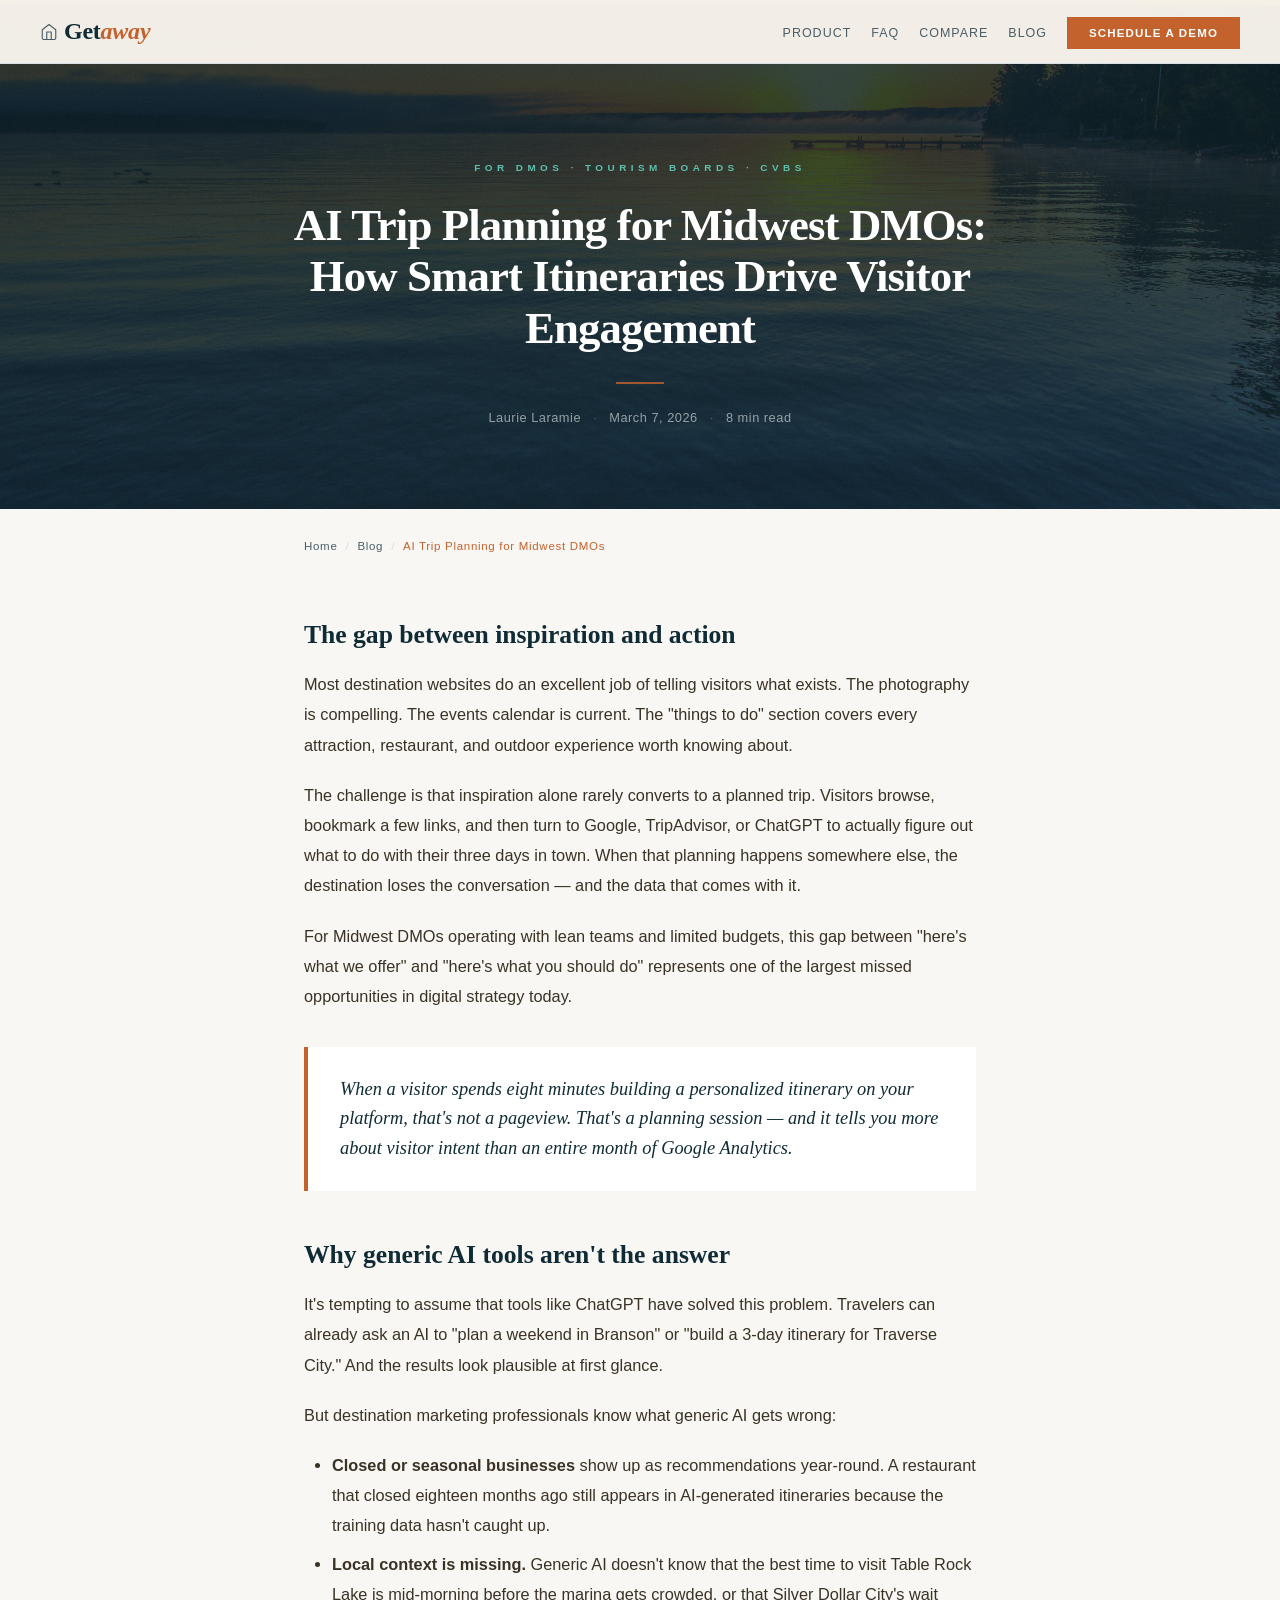
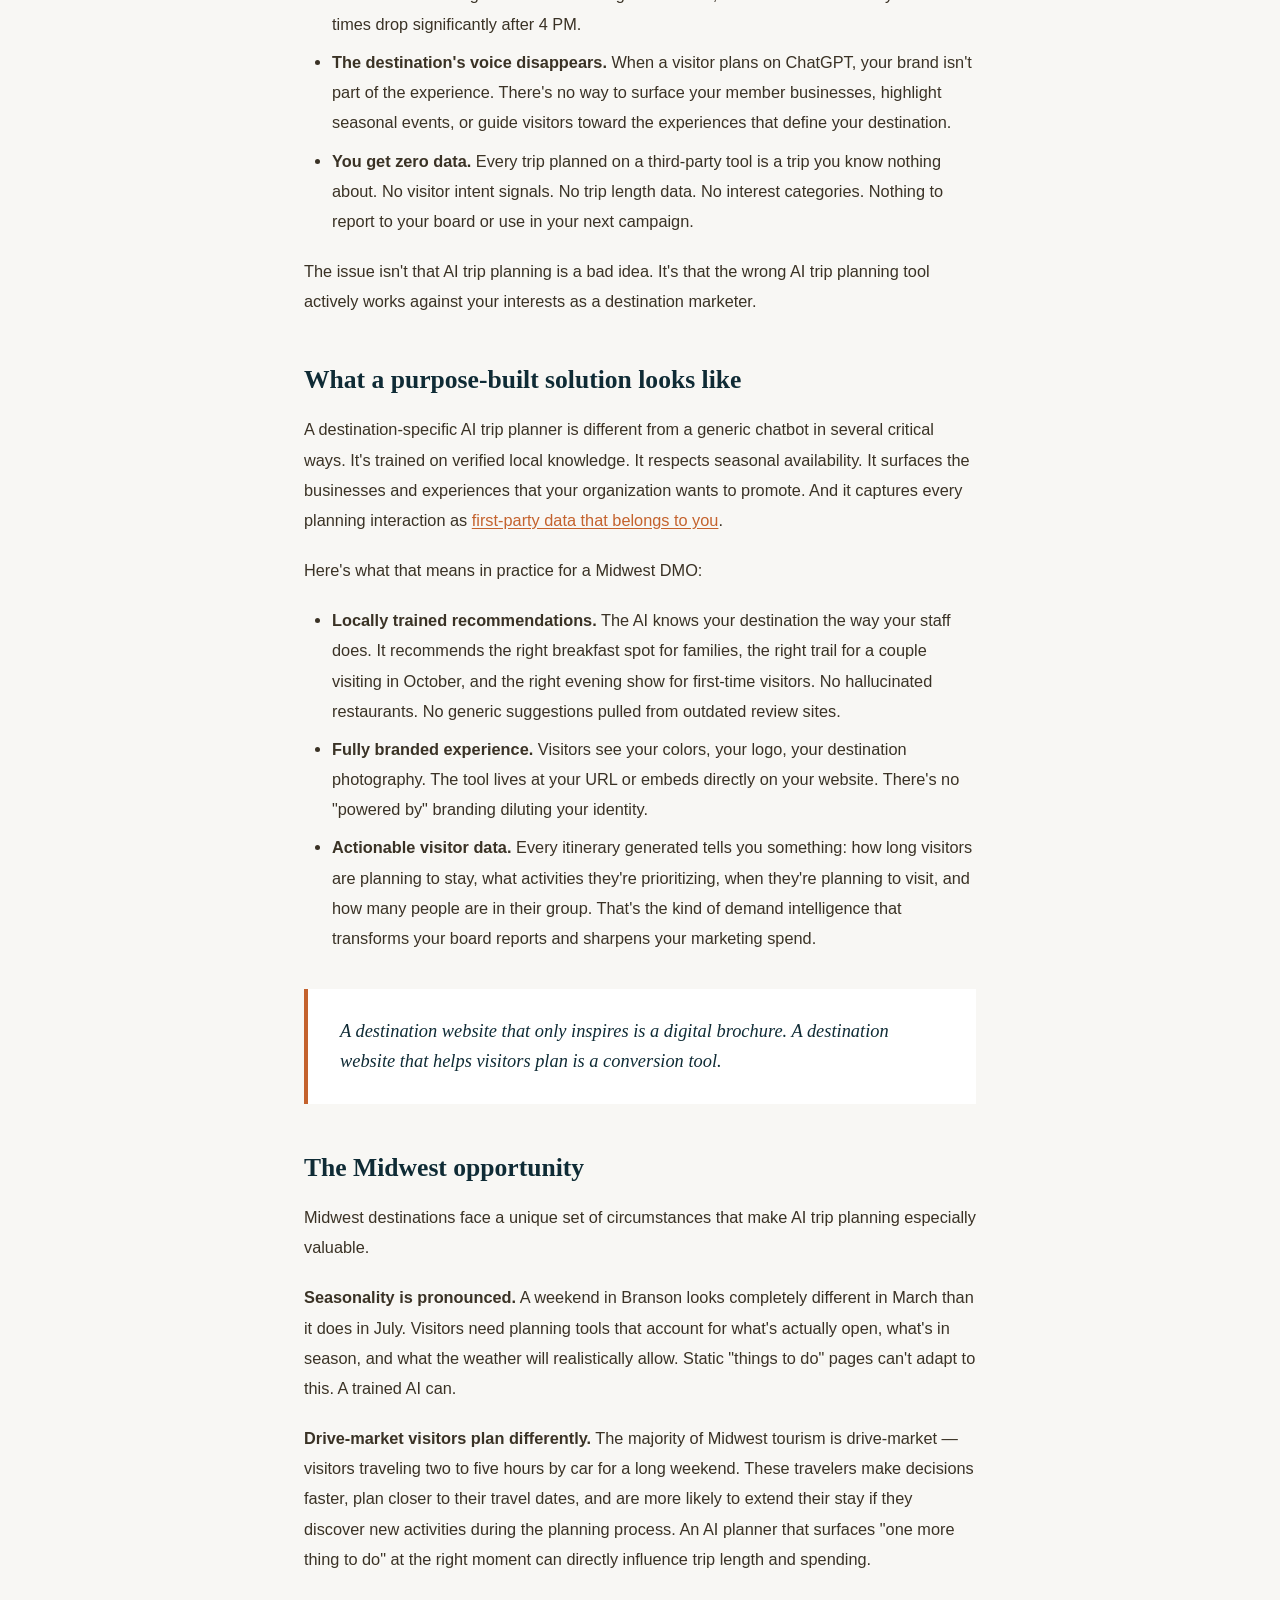
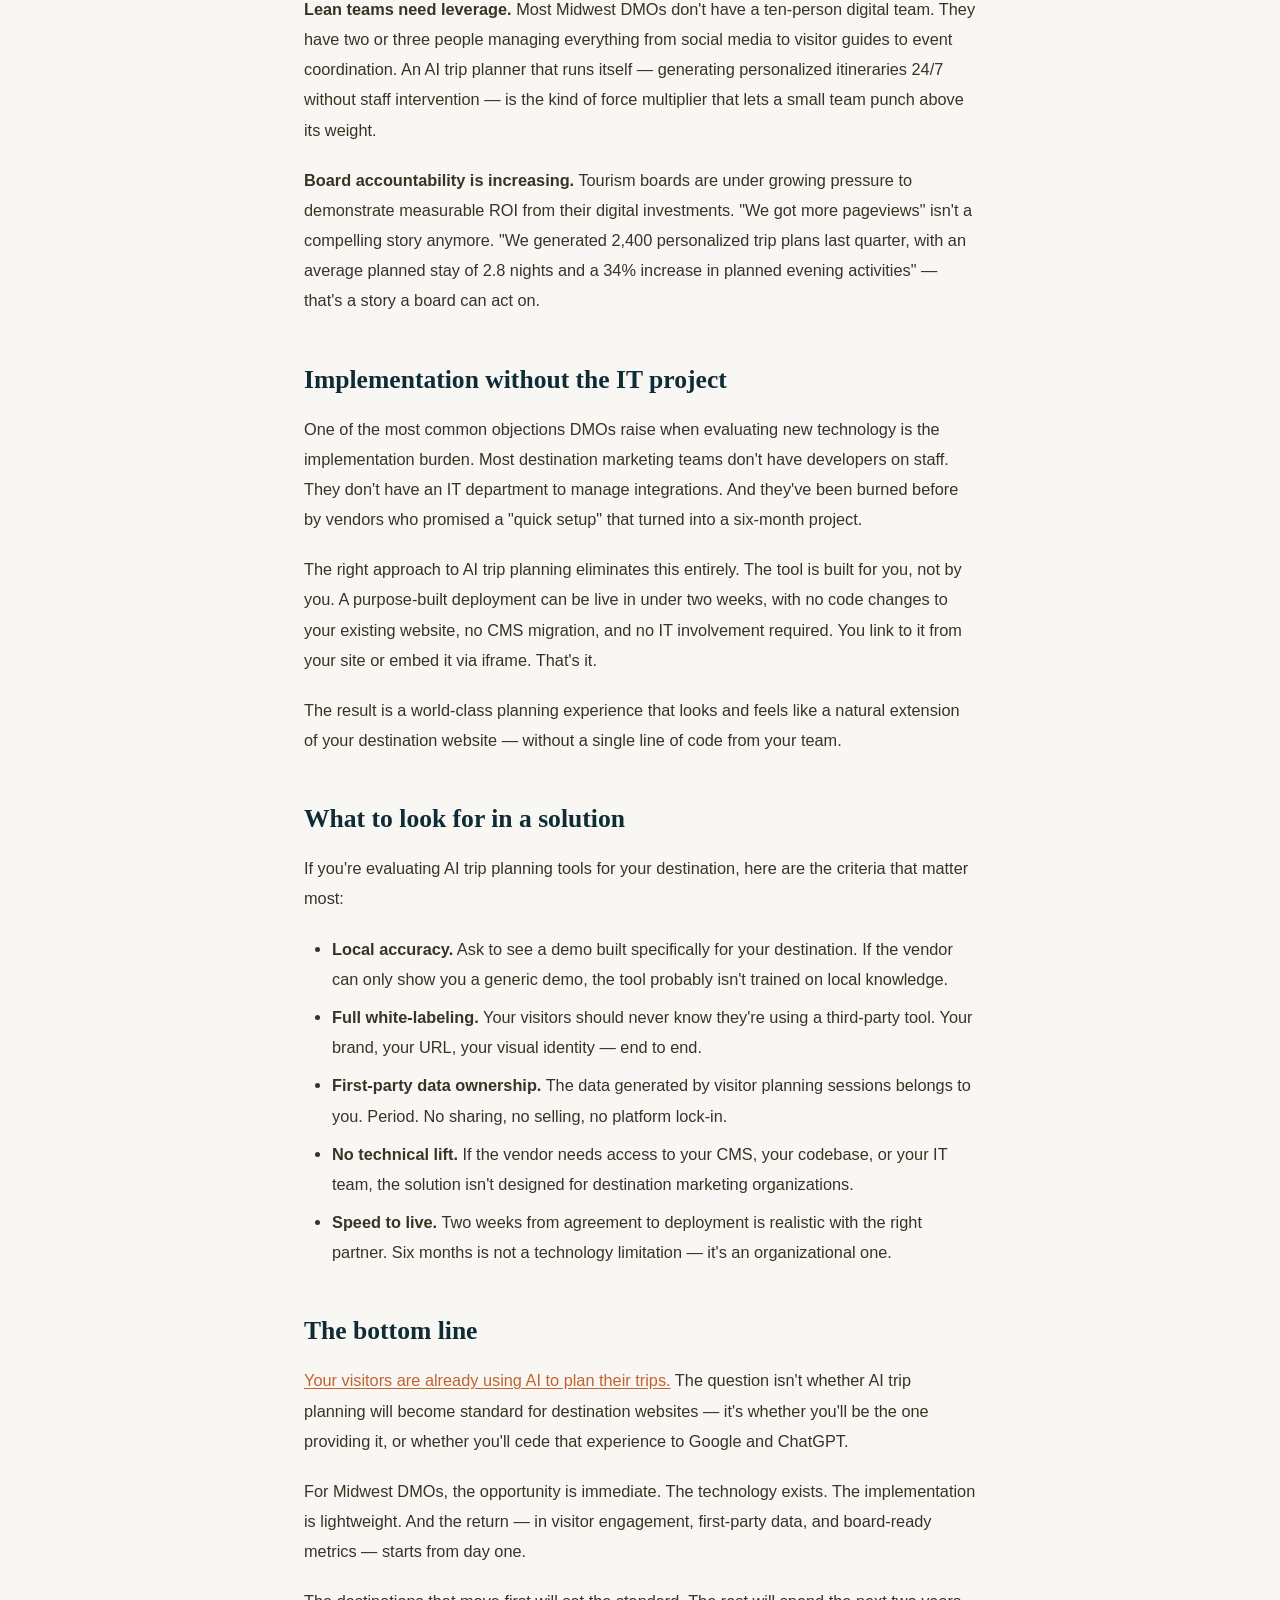
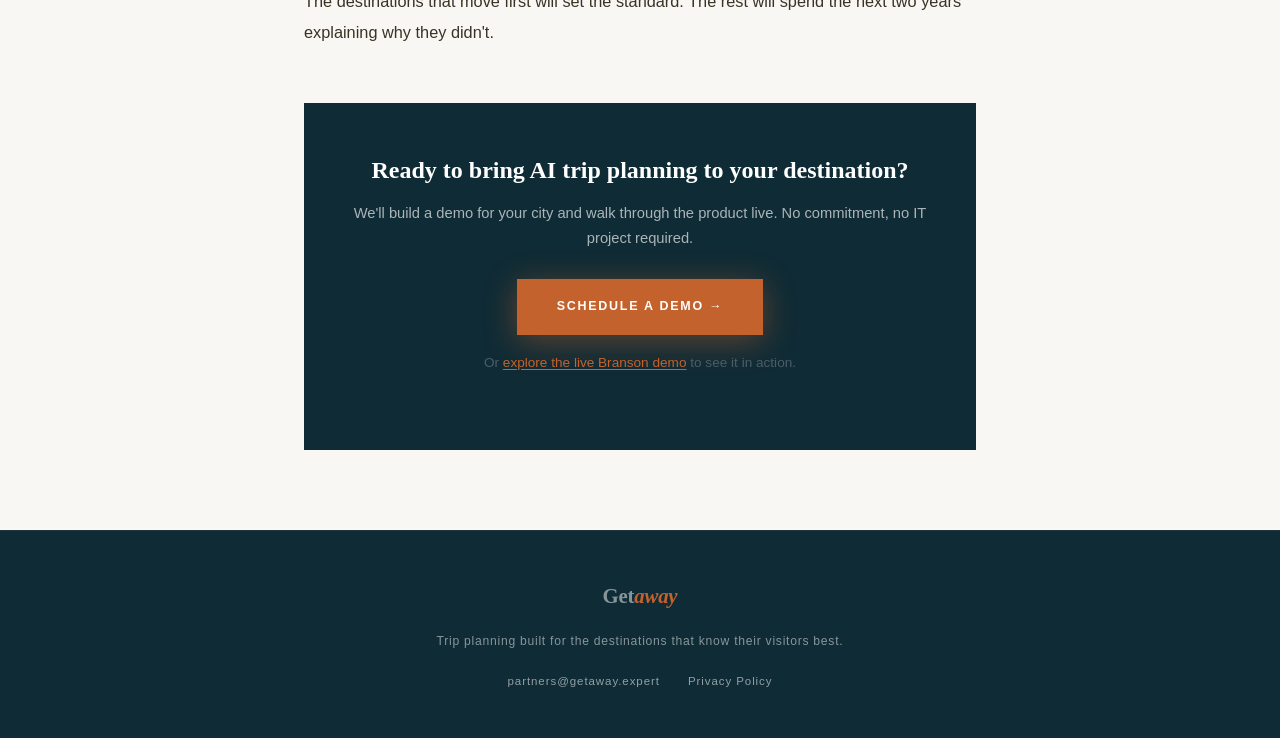
<file: blog/ai-trip-planning-midwest-dmos/index.html>
<!DOCTYPE html>
<html lang="en">
<head>
  <meta charset="UTF-8" />
  <meta name="viewport" content="width=device-width, initial-scale=1.0" />
  <!-- Privacy-friendly analytics by Plausible -->
  <script async src="https://plausible.io/js/pa-X74QWpJkRjJuQGpa_IUYJ.js"></script>
  <script>
    window.plausible=window.plausible||function(){(plausible.q=plausible.q||[]).push(arguments)},plausible.init=plausible.init||function(i){plausible.o=i||{}};
    plausible.init()
  </script>

  <title>AI Trip Planning for Midwest DMOs: How Smart Itineraries Drive Visitor Engagement | Getaway.expert Partners</title>
  <meta name="description" content="Learn how AI-powered trip planning tools help Midwest destination marketing organizations increase visitor engagement, capture first-party data, and turn website browsers into booked travelers." />
  <link rel="canonical" href="https://partners.getaway.expert/blog/ai-trip-planning-midwest-dmos" />
  <link rel="icon" type="image/svg+xml" href="/favicons/favicon.svg" />
  <link rel="icon" type="image/png" sizes="32x32" href="/favicons/favicon-32.png" />
  <link rel="icon" type="image/png" sizes="16x16" href="/favicons/favicon-16.png" />
  <link rel="apple-touch-icon" sizes="180x180" href="/favicons/apple-touch-icon.png" />
  <link rel="manifest" href="/favicons/site.webmanifest" />
  <link rel="shortcut icon" href="/favicons/favicon.ico" />
  <meta name="robots" content="index, follow" />

  <meta property="og:type" content="article" />
  <meta property="og:url" content="https://partners.getaway.expert/blog/ai-trip-planning-midwest-dmos" />
  <meta property="og:title" content="AI Trip Planning for Midwest DMOs: How Smart Itineraries Drive Visitor Engagement" />
  <meta property="og:description" content="Learn how AI-powered trip planning tools help Midwest DMOs increase visitor engagement, capture first-party data, and turn browsers into booked travelers." />
  <meta property="og:image" content="https://images.unsplash.com/photo-1476514525535-07fb3b4ae5f1?w=1200&q=80" />
  <meta property="og:site_name" content="Getaway" />

  <meta name="twitter:card" content="summary_large_image" />
  <meta name="twitter:title" content="AI Trip Planning for Midwest DMOs" />
  <meta name="twitter:description" content="Learn how AI-powered trip planning tools help Midwest DMOs increase visitor engagement, capture first-party data, and turn browsers into booked travelers." />
  <meta name="twitter:image" content="https://images.unsplash.com/photo-1476514525535-07fb3b4ae5f1?w=1200&q=80" />

  <script type="application/ld+json">
  {
    "@context": "https://schema.org",
    "@type": "Article",
    "headline": "AI Trip Planning for Midwest DMOs: How Smart Itineraries Drive Visitor Engagement",
    "author": {
      "@type": "Person",
      "name": "Laurie Laramie"
    },
    "publisher": {
      "@type": "Organization",
      "name": "Getaway",
      "url": "https://partners.getaway.expert"
    },
    "datePublished": "2026-03-07",
    "image": "https://partners.getaway.expert/images/blog/ai-trip-planning-midwest-dmos.jpeg",
    "description": "Learn how AI-powered trip planning tools help Midwest destination marketing organizations increase visitor engagement, capture first-party data, and turn website browsers into booked travelers.",
    "mainEntityOfPage": {
      "@type": "WebPage",
      "@id": "https://partners.getaway.expert/blog/ai-trip-planning-midwest-dmos"
    }
  }
  </script>

  <script type="application/ld+json">
  {
    "@context": "https://schema.org",
    "@type": "BreadcrumbList",
    "itemListElement": [
      { "@type": "ListItem", "position": 1, "name": "Home", "item": "https://partners.getaway.expert/" },
      { "@type": "ListItem", "position": 2, "name": "Blog", "item": "https://partners.getaway.expert/blog" },
      { "@type": "ListItem", "position": 3, "name": "AI Trip Planning for Midwest DMOs" }
    ]
  }
  </script>

  <meta http-equiv="Content-Security-Policy" content="default-src 'self'; script-src 'self' 'unsafe-inline' https://plausible.io; style-src 'self' 'unsafe-inline' https://fonts.googleapis.com; font-src https://fonts.gstatic.com; img-src 'self' https://images.unsplash.com data:; connect-src https://plausible.io; frame-ancestors 'none';" />

  <link rel="preconnect" href="https://fonts.googleapis.com" />
  <link rel="preconnect" href="https://fonts.gstatic.com" crossorigin />
  <link href="https://fonts.googleapis.com/css2?family=Playfair+Display:ital,wght@0,700;0,800;1,400;1,700&family=Jost:wght@300;400;500;600;700&family=Libre+Baskerville:ital,wght@0,400;1,400&display=swap" rel="stylesheet" />
  <link rel="stylesheet" href="/styles.css" />

  <style>
    /* ── POST HERO ── */
    .post-hero {
      min-height: 440px; background: #0A1F28; position: relative;
      display: flex; flex-direction: column; align-items: center; justify-content: center;
      text-align: center; padding: 160px 24px 80px; overflow: hidden;
    }
    .hero-bg {
      position: absolute; inset: 0;
      background-image: url('/images/blog/ai-trip-planning-midwest-dmos.jpeg');
      background-size: cover; background-position: center; opacity: 0.18;
    }
    .hero-grain {
      position: absolute; inset: 0;
      background-image: url("data:image/svg+xml,%3Csvg viewBox='0 0 256 256' xmlns='http://www.w3.org/2000/svg'%3E%3Cfilter id='n'%3E%3CfeTurbulence type='fractalNoise' baseFrequency='0.9' numOctaves='4' stitchTiles='stitch'/%3E%3C/filter%3E%3Crect width='100%25' height='100%25' filter='url(%23n)' opacity='0.04'/%3E%3C/svg%3E");
      pointer-events: none;
    }
    .hero-top-rule { position: absolute; top: 0; left: 0; right: 0; height: 5px; background: var(--terra); }
    .post-hero-content { position: relative; z-index: 2; max-width: 760px; }
    .post-hero-eyebrow {
      font-size: 0.62rem; font-weight: 600; letter-spacing: 0.45em;
      text-transform: uppercase; color: var(--teal-light); margin-bottom: 24px;
    }
    .post-hero-title {
      font-family: var(--font-playfair); font-size: clamp(1.8rem, 4vw, 2.8rem);
      font-weight: 800; color: #fff; line-height: 1.15; margin-bottom: 28px;
      letter-spacing: -0.02em;
    }
    .post-hero-rule { width: 48px; height: 2px; background: var(--terra); margin: 0 auto 24px; opacity: 0.8; }
    .post-hero-meta {
      font-size: 0.8rem; color: rgba(255,255,255,0.55); letter-spacing: 0.04em;
    }
    .post-hero-meta span { margin: 0 8px; opacity: 0.4; }

    /* ── ARTICLE BODY ── */
    .article-body {
      max-width: 720px; margin: 0 auto; padding: 64px 24px 80px;
    }
    .article-body h2 {
      font-family: var(--font-playfair); font-size: 1.6rem; font-weight: 700;
      color: var(--ink); margin: 48px 0 18px; line-height: 1.25;
    }
    .article-body h2:first-child { margin-top: 0; }
    .article-body p {
      font-family: var(--font-jost); font-size: 1.02rem; color: #3a3225;
      line-height: 1.85; margin-bottom: 20px;
    }
    .article-body a { color: var(--terra); text-decoration: underline; text-underline-offset: 2px; }
    .article-body a:hover { color: var(--terra-light); }
    .article-body ul, .article-body ol {
      margin: 0 0 20px 28px; font-family: var(--font-jost); font-size: 1.02rem;
      color: #3a3225; line-height: 1.85;
    }
    .article-body li { margin-bottom: 8px; }

    /* Pullquote */
    .pullquote {
      border-left: 4px solid var(--terra); background: var(--mag-white);
      padding: 28px 32px; margin: 36px 0;
    }
    .pullquote p {
      font-family: var(--font-playfair); font-style: italic; font-size: 1.15rem;
      color: var(--ink); line-height: 1.6; margin-bottom: 0;
    }

    /* CTA Box */
    .article-cta {
      background: var(--ink); padding: 48px 40px; text-align: center;
      margin: 56px 0 0;
    }
    .article-cta h3 {
      font-family: var(--font-playfair); font-size: 1.5rem; font-weight: 700;
      color: #fff; margin-bottom: 12px;
    }
    .article-cta p {
      font-family: var(--font-jost); font-size: 0.92rem; color: rgba(255,255,255,0.65);
      margin-bottom: 28px; line-height: 1.7;
    }
    .article-cta .btn-primary {
      padding: 18px 40px; background: var(--terra); color: #fff;
      font-family: var(--font-jost); font-size: 0.78rem; font-weight: 700;
      letter-spacing: 0.14em; text-transform: uppercase; border: none;
      cursor: pointer; text-decoration: none; display: inline-block;
      transition: background 0.2s, transform 0.15s, box-shadow 0.2s;
      box-shadow: 0 6px 32px rgba(196,98,45,0.45);
    }
    .article-cta .btn-primary:hover {
      background: var(--terra-light); transform: translateY(-2px);
      box-shadow: 0 10px 40px rgba(196,98,45,0.5);
    }

    /* Back to blog */
    .back-to-blog {
      max-width: 720px; margin: 0 auto; padding: 0 24px;
    }
    .back-to-blog a {
      font-size: 0.72rem; font-weight: 600; letter-spacing: 0.1em;
      text-transform: uppercase; color: var(--terra); text-decoration: none;
      transition: color 0.2s;
    }
    .back-to-blog a:hover { color: var(--terra-light); }

    /* ── RESPONSIVE ── */
    @media (max-width: 640px) {
      .post-hero { padding: 140px 20px 60px; min-height: 360px; }
      .article-body { padding: 48px 20px 60px; }
      .article-cta { padding: 36px 24px; }
      .pullquote { padding: 20px 24px; margin: 28px 0; }
      .back-to-blog { padding: 0 20px; }
    }
  </style>
</head>
<body>
  <a href="#main" class="skip-link">Skip to main content</a>

  <!-- NAV -->
  <nav class="site-nav">
    <a href="/" class="nav-logo"><svg class="nav-home-icon" viewBox="0 0 24 24"><path d="M3 9l9-7 9 7v11a2 2 0 0 1-2 2H5a2 2 0 0 1-2-2z"/><polyline points="9 22 9 12 15 12 15 22"/></svg>Get<em>away</em></a>
    <ul class="nav-links">
      <li><a href="/white-label-ai-itinerary-builder">Product</a></li>
      <li><a href="/faq">FAQ</a></li>
      <li><a href="/compare">Compare</a></li>
      <li><a href="/blog">Blog</a></li>
      <li><a href="/#contact" class="nav-cta">Schedule a Demo</a></li>
    </ul>
    <button class="nav-hamburger" id="hamburger" aria-label="Open menu">
      <span></span><span></span><span></span>
    </button>
  </nav>

  <!-- MOBILE MENU -->
  <div class="mobile-menu" id="mobileMenu">
    <a href="/white-label-ai-itinerary-builder" onclick="closeMobile()">Product</a>
    <a href="/faq" onclick="closeMobile()">FAQ</a>
    <a href="/compare" onclick="closeMobile()">Compare</a>
    <a href="/blog" onclick="closeMobile()">Blog</a>
    <a href="/#contact" class="mobile-cta" onclick="closeMobile()">Schedule a Demo &rarr;</a>
  </div>

  <main id="main">
  <!-- POST HERO -->
  <section class="post-hero">
    <div class="hero-bg"></div>
    <div class="hero-grain"></div>
    <div class="hero-top-rule"></div>
    <div class="post-hero-content">
      <div class="post-hero-eyebrow">For DMOs &middot; Tourism Boards &middot; CVBs</div>
      <h1 class="post-hero-title">AI Trip Planning for Midwest DMOs: How Smart Itineraries Drive Visitor Engagement</h1>
      <div class="post-hero-rule"></div>
      <div class="post-hero-meta">
        Laurie Laramie <span>&middot;</span> March 7, 2026 <span>&middot;</span> 8 min read
      </div>
    </div>
  </section>

  <!-- BREADCRUMB -->
  <nav aria-label="Breadcrumb" style="max-width:720px;margin:0 auto;padding:28px 24px 0;">
    <ol style="list-style:none;display:flex;align-items:center;gap:8px;font-size:0.72rem;font-weight:500;letter-spacing:0.06em;">
      <li><a href="/" style="color:var(--warm-gray);text-decoration:none;">Home</a></li>
      <li style="color:var(--rule);">/</li>
      <li><a href="/blog" style="color:var(--warm-gray);text-decoration:none;">Blog</a></li>
      <li style="color:var(--rule);">/</li>
      <li style="color:var(--terra);">AI Trip Planning for Midwest DMOs</li>
    </ol>
  </nav>

  <!-- ARTICLE BODY -->
  <div class="article-body">

    <h2>The gap between inspiration and action</h2>

    <p>Most destination websites do an excellent job of telling visitors what exists. The photography is compelling. The events calendar is current. The "things to do" section covers every attraction, restaurant, and outdoor experience worth knowing about.</p>

    <p>The challenge is that inspiration alone rarely converts to a planned trip. Visitors browse, bookmark a few links, and then turn to Google, TripAdvisor, or ChatGPT to actually figure out what to do with their three days in town. When that planning happens somewhere else, the destination loses the conversation &mdash; and the data that comes with it.</p>

    <p>For Midwest DMOs operating with lean teams and limited budgets, this gap between "here's what we offer" and "here's what you should do" represents one of the largest missed opportunities in digital strategy today.</p>

    <div class="pullquote">
      <p>When a visitor spends eight minutes building a personalized itinerary on your platform, that's not a pageview. That's a planning session &mdash; and it tells you more about visitor intent than an entire month of Google Analytics.</p>
    </div>

    <h2>Why generic AI tools aren't the answer</h2>

    <p>It's tempting to assume that tools like ChatGPT have solved this problem. Travelers can already ask an AI to "plan a weekend in Branson" or "build a 3-day itinerary for Traverse City." And the results look plausible at first glance.</p>

    <p>But destination marketing professionals know what generic AI gets wrong:</p>

    <ul>
      <li><strong>Closed or seasonal businesses</strong> show up as recommendations year-round. A restaurant that closed eighteen months ago still appears in AI-generated itineraries because the training data hasn't caught up.</li>
      <li><strong>Local context is missing.</strong> Generic AI doesn't know that the best time to visit Table Rock Lake is mid-morning before the marina gets crowded, or that Silver Dollar City's wait times drop significantly after 4 PM.</li>
      <li><strong>The destination's voice disappears.</strong> When a visitor plans on ChatGPT, your brand isn't part of the experience. There's no way to surface your member businesses, highlight seasonal events, or guide visitors toward the experiences that define your destination.</li>
      <li><strong>You get zero data.</strong> Every trip planned on a third-party tool is a trip you know nothing about. No visitor intent signals. No trip length data. No interest categories. Nothing to report to your board or use in your next campaign.</li>
    </ul>

    <p>The issue isn't that AI trip planning is a bad idea. It's that the wrong AI trip planning tool actively works against your interests as a destination marketer.</p>

    <h2>What a purpose-built solution looks like</h2>

    <p>A destination-specific AI trip planner is different from a generic chatbot in several critical ways. It's trained on verified local knowledge. It respects seasonal availability. It surfaces the businesses and experiences that your organization wants to promote. And it captures every planning interaction as <a href="/blog/first-party-data-ai-itinerary-tools">first-party data that belongs to you</a>.</p>

    <p>Here's what that means in practice for a Midwest DMO:</p>

    <ul>
      <li><strong>Locally trained recommendations.</strong> The AI knows your destination the way your staff does. It recommends the right breakfast spot for families, the right trail for a couple visiting in October, and the right evening show for first-time visitors. No hallucinated restaurants. No generic suggestions pulled from outdated review sites.</li>
      <li><strong>Fully branded experience.</strong> Visitors see your colors, your logo, your destination photography. The tool lives at your URL or embeds directly on your website. There's no "powered by" branding diluting your identity.</li>
      <li><strong>Actionable visitor data.</strong> Every itinerary generated tells you something: how long visitors are planning to stay, what activities they're prioritizing, when they're planning to visit, and how many people are in their group. That's the kind of demand intelligence that transforms your board reports and sharpens your marketing spend.</li>
    </ul>

    <div class="pullquote">
      <p>A destination website that only inspires is a digital brochure. A destination website that helps visitors plan is a conversion tool.</p>
    </div>

    <h2>The Midwest opportunity</h2>

    <p>Midwest destinations face a unique set of circumstances that make AI trip planning especially valuable.</p>

    <p><strong>Seasonality is pronounced.</strong> A weekend in Branson looks completely different in March than it does in July. Visitors need planning tools that account for what's actually open, what's in season, and what the weather will realistically allow. Static "things to do" pages can't adapt to this. A trained AI can.</p>

    <p><strong>Drive-market visitors plan differently.</strong> The majority of Midwest tourism is drive-market &mdash; visitors traveling two to five hours by car for a long weekend. These travelers make decisions faster, plan closer to their travel dates, and are more likely to extend their stay if they discover new activities during the planning process. An AI planner that surfaces "one more thing to do" at the right moment can directly influence trip length and spending.</p>

    <p><strong>Lean teams need leverage.</strong> Most Midwest DMOs don't have a ten-person digital team. They have two or three people managing everything from social media to visitor guides to event coordination. An AI trip planner that runs itself &mdash; generating personalized itineraries 24/7 without staff intervention &mdash; is the kind of force multiplier that lets a small team punch above its weight.</p>

    <p><strong>Board accountability is increasing.</strong> Tourism boards are under growing pressure to demonstrate measurable ROI from their digital investments. "We got more pageviews" isn't a compelling story anymore. "We generated 2,400 personalized trip plans last quarter, with an average planned stay of 2.8 nights and a 34% increase in planned evening activities" &mdash; that's a story a board can act on.</p>

    <h2>Implementation without the IT project</h2>

    <p>One of the most common objections DMOs raise when evaluating new technology is the implementation burden. Most destination marketing teams don't have developers on staff. They don't have an IT department to manage integrations. And they've been burned before by vendors who promised a "quick setup" that turned into a six-month project.</p>

    <p>The right approach to AI trip planning eliminates this entirely. The tool is built for you, not by you. A purpose-built deployment can be live in under two weeks, with no code changes to your existing website, no CMS migration, and no IT involvement required. You link to it from your site or embed it via iframe. That's it.</p>

    <p>The result is a world-class planning experience that looks and feels like a natural extension of your destination website &mdash; without a single line of code from your team.</p>

    <h2>What to look for in a solution</h2>

    <p>If you're evaluating AI trip planning tools for your destination, here are the criteria that matter most:</p>

    <ul>
      <li><strong>Local accuracy.</strong> Ask to see a demo built specifically for your destination. If the vendor can only show you a generic demo, the tool probably isn't trained on local knowledge.</li>
      <li><strong>Full white-labeling.</strong> Your visitors should never know they're using a third-party tool. Your brand, your URL, your visual identity &mdash; end to end.</li>
      <li><strong>First-party data ownership.</strong> The data generated by visitor planning sessions belongs to you. Period. No sharing, no selling, no platform lock-in.</li>
      <li><strong>No technical lift.</strong> If the vendor needs access to your CMS, your codebase, or your IT team, the solution isn't designed for destination marketing organizations.</li>
      <li><strong>Speed to live.</strong> Two weeks from agreement to deployment is realistic with the right partner. Six months is not a technology limitation &mdash; it's an organizational one.</li>
    </ul>

    <h2>The bottom line</h2>

    <p><a href="/blog/dmo-ai-itinerary-planner-2026">Your visitors are already using AI to plan their trips.</a> The question isn't whether AI trip planning will become standard for destination websites &mdash; it's whether you'll be the one providing it, or whether you'll cede that experience to Google and ChatGPT.</p>

    <p>For Midwest DMOs, the opportunity is immediate. The technology exists. The implementation is lightweight. And the return &mdash; in visitor engagement, first-party data, and board-ready metrics &mdash; starts from day one.</p>

    <p>The destinations that move first will set the standard. The rest will spend the next two years explaining why they didn't.</p>

    <!-- CTA -->
    <div class="article-cta">
      <h3>Ready to bring AI trip planning to your destination?</h3>
      <p>We'll build a demo for your city and walk through the product live. No commitment, no IT project required.</p>
      <a href="/#contact" class="btn-primary">Schedule a Demo &rarr;</a>
      <p style="margin-top:16px;font-size:0.85rem;color:var(--warm-gray);">Or <a href="https://bransonmoprototype.up.railway.app" target="_blank" rel="noopener noreferrer" style="color:var(--terra);">explore the live Branson demo</a> to see it in action.</p>
    </div>

  </div>

  </main>

  <!-- FOOTER -->
  <footer>
    <a href="/" class="logo">Get<em>away</em></a>
    <span class="tagline">Trip planning built for the destinations that know their visitors best.</span>
    <nav class="footer-nav">
      <a href="mailto:partners@getaway.expert">partners@getaway.expert</a>
      <a href="/privacy">Privacy Policy</a>
    </nav>
  </footer>

  <script>
    const hamburger = document.getElementById('hamburger');
    const mobileMenu = document.getElementById('mobileMenu');
    hamburger.addEventListener('click', () => {
      hamburger.classList.toggle('open');
      mobileMenu.classList.toggle('open');
    });
    function closeMobile() {
      hamburger.classList.remove('open');
      mobileMenu.classList.remove('open');
    }
  </script>

</body>
</html>
</file>
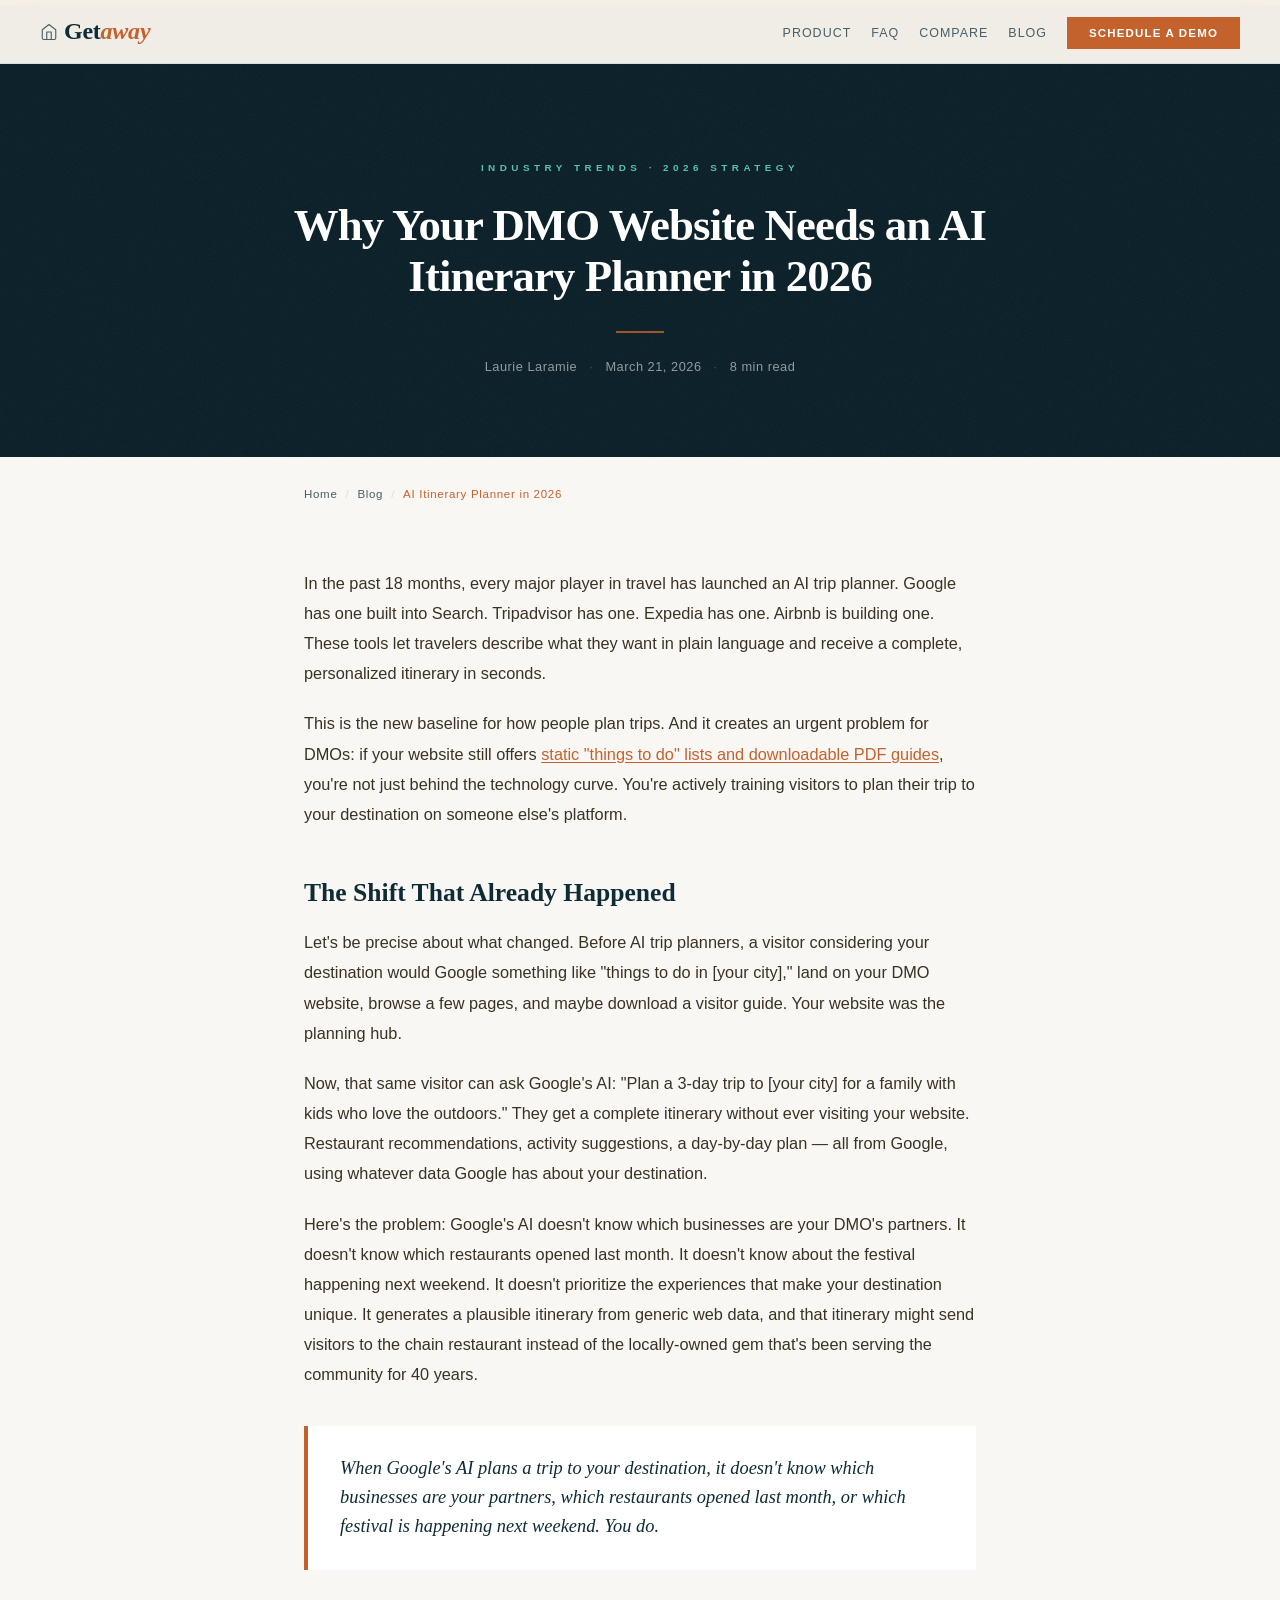
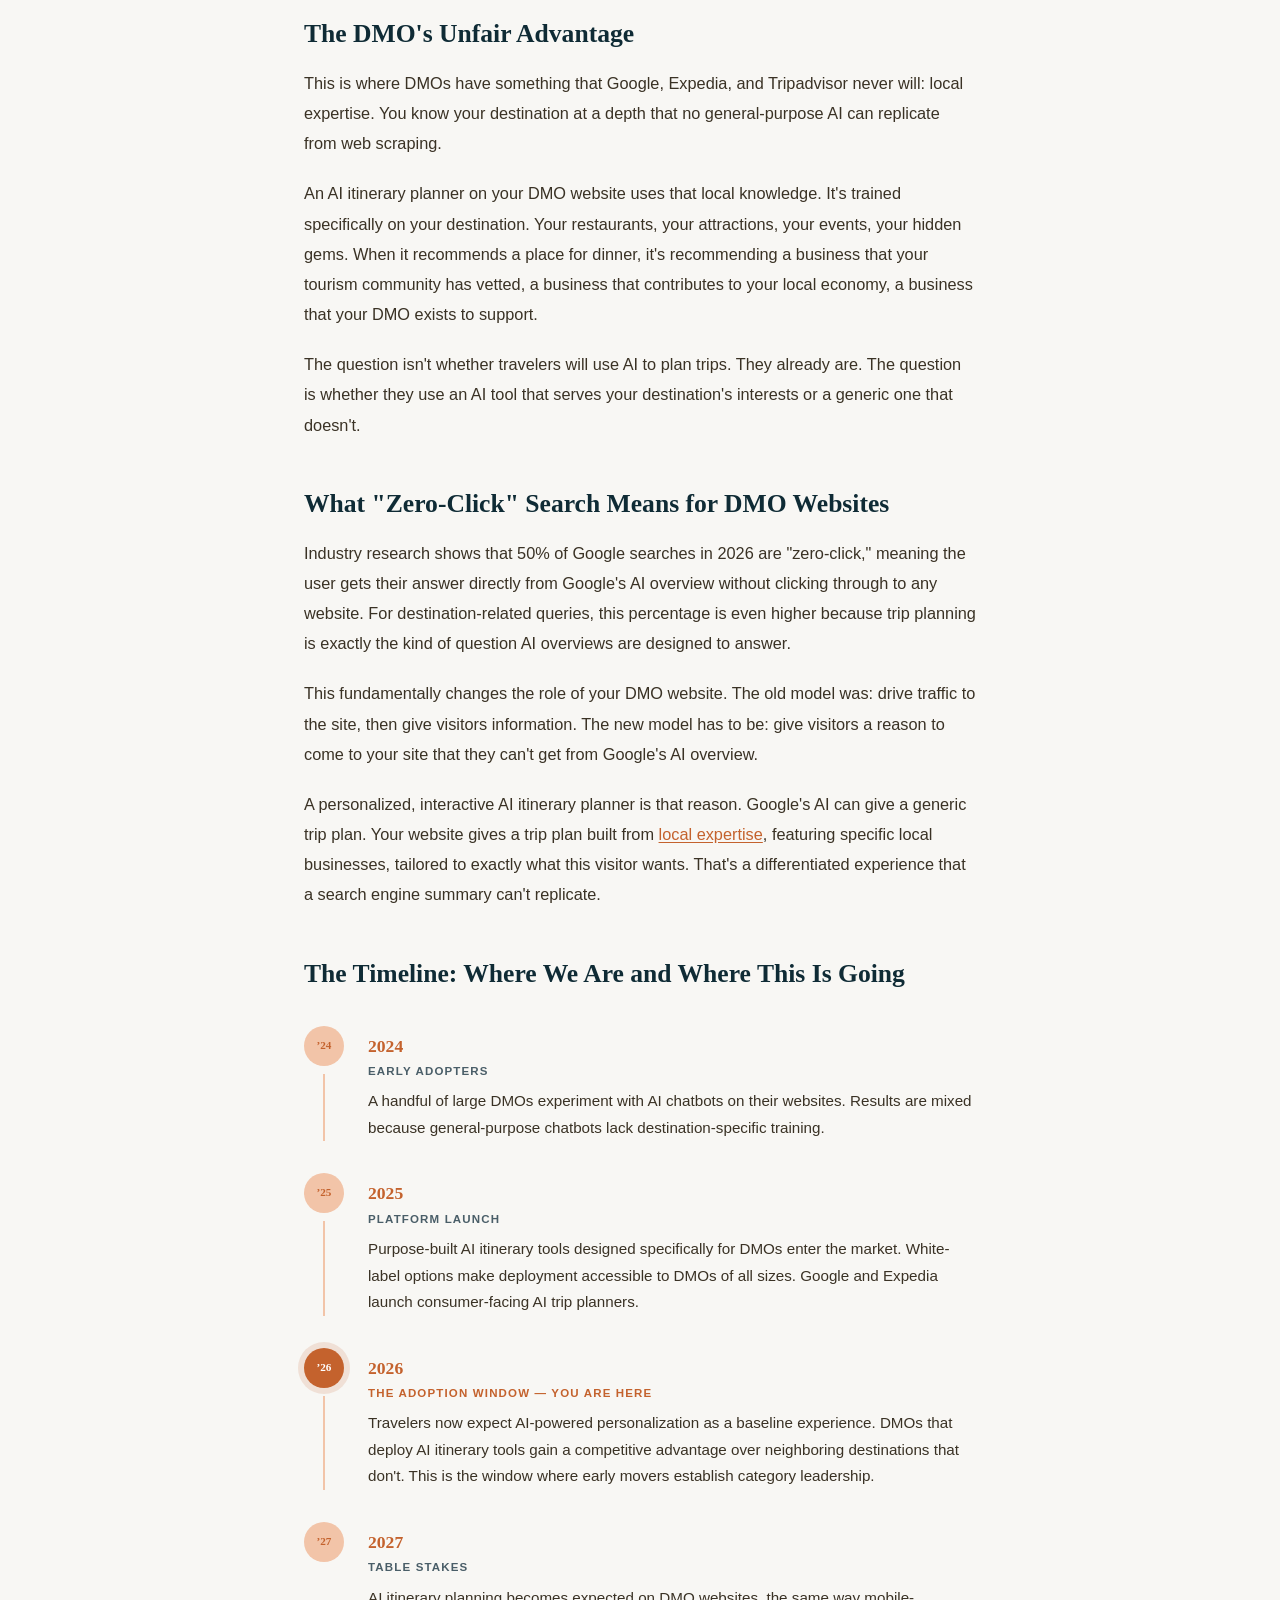
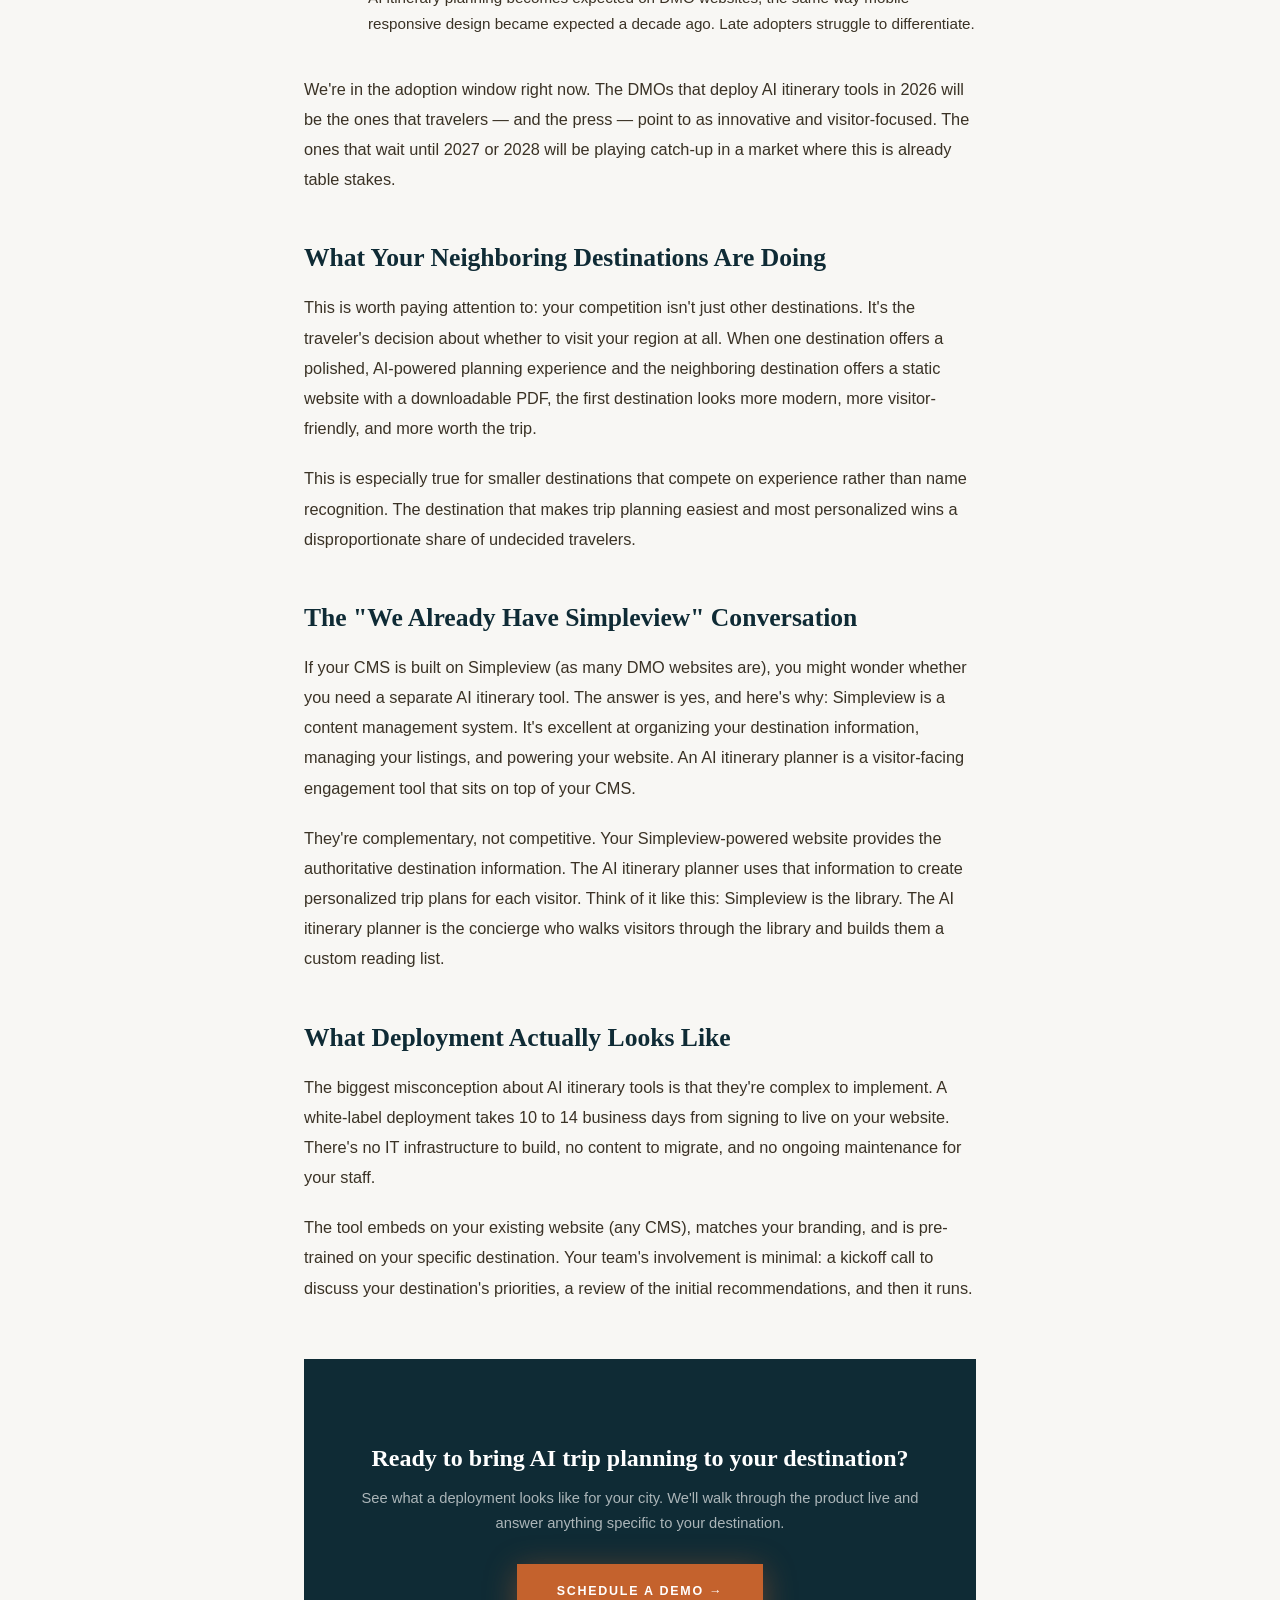
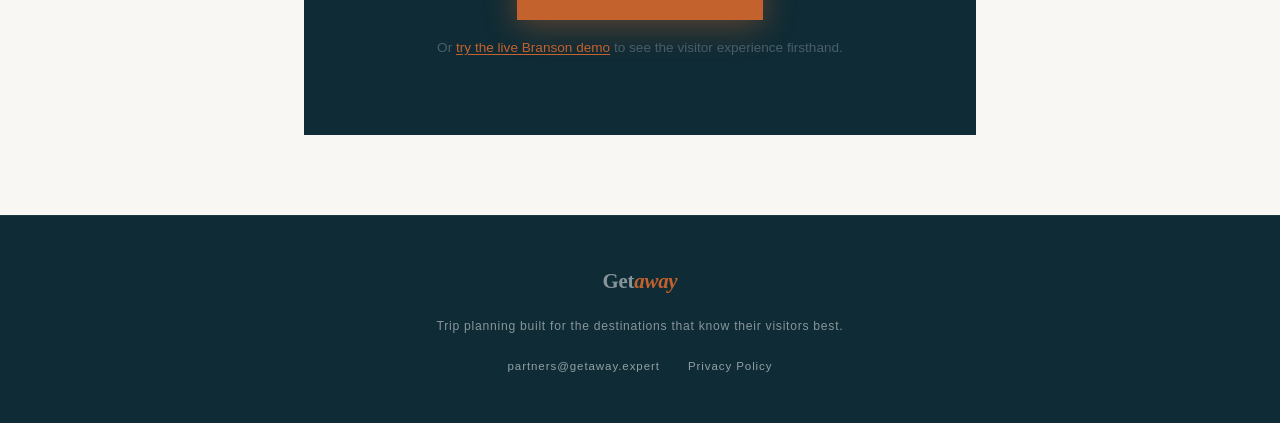
<file: blog/dmo-ai-itinerary-planner-2026/index.html>
<!DOCTYPE html>
<html lang="en">
<head>
  <meta charset="UTF-8" />
  <meta name="viewport" content="width=device-width, initial-scale=1.0" />
  <!-- Privacy-friendly analytics by Plausible -->
  <script async src="https://plausible.io/js/pa-X74QWpJkRjJuQGpa_IUYJ.js"></script>
  <script>
    window.plausible=window.plausible||function(){(plausible.q=plausible.q||[]).push(arguments)},plausible.init=plausible.init||function(i){plausible.o=i||{}};
    plausible.init()
  </script>

  <title>Why Your DMO Website Needs an AI Itinerary Planner in 2026 | Getaway.expert Partners</title>
  <meta name="description" content="Every major player in travel has launched an AI trip planner. If your DMO website still offers static lists and PDF guides, you're training visitors to plan their trip somewhere else." />
  <link rel="canonical" href="https://partners.getaway.expert/blog/dmo-ai-itinerary-planner-2026" />
  <link rel="icon" type="image/svg+xml" href="/favicons/favicon.svg" />
  <link rel="icon" type="image/png" sizes="32x32" href="/favicons/favicon-32.png" />
  <link rel="icon" type="image/png" sizes="16x16" href="/favicons/favicon-16.png" />
  <link rel="apple-touch-icon" sizes="180x180" href="/favicons/apple-touch-icon.png" />
  <link rel="manifest" href="/favicons/site.webmanifest" />
  <link rel="shortcut icon" href="/favicons/favicon.ico" />
  <meta name="robots" content="index, follow" />

  <meta property="og:type" content="article" />
  <meta property="og:url" content="https://partners.getaway.expert/blog/dmo-ai-itinerary-planner-2026" />
  <meta property="og:title" content="Why Your DMO Website Needs an AI Itinerary Planner in 2026" />
  <meta property="og:description" content="Every major player in travel has launched an AI trip planner. If your DMO website still offers static lists and PDF guides, you're training visitors to plan their trip somewhere else." />
  <meta property="og:image" content="https://images.unsplash.com/photo-1488646953014-85cb44e25828?w=1200&q=80" />
  <meta property="og:site_name" content="Getaway" />

  <meta name="twitter:card" content="summary_large_image" />
  <meta name="twitter:title" content="Why Your DMO Website Needs an AI Itinerary Planner in 2026" />
  <meta name="twitter:description" content="Every major player in travel has launched an AI trip planner. If your DMO website still offers static lists and PDF guides, you're training visitors to plan their trip somewhere else." />
  <meta name="twitter:image" content="https://images.unsplash.com/photo-1488646953014-85cb44e25828?w=1200&q=80" />

  <script type="application/ld+json">
  {
    "@context": "https://schema.org",
    "@type": "Article",
    "headline": "Why Your DMO Website Needs an AI Itinerary Planner in 2026",
    "author": {
      "@type": "Person",
      "name": "Laurie Laramie"
    },
    "publisher": {
      "@type": "Organization",
      "name": "Getaway",
      "url": "https://partners.getaway.expert"
    },
    "datePublished": "2026-03-21",
    "image": "https://images.unsplash.com/photo-1488646953014-85cb44e25828?w=1200&q=80",
    "description": "Every major player in travel has launched an AI trip planner. If your DMO website still offers static lists and PDF guides, you're training visitors to plan their trip somewhere else.",
    "mainEntityOfPage": {
      "@type": "WebPage",
      "@id": "https://partners.getaway.expert/blog/dmo-ai-itinerary-planner-2026"
    }
  }
  </script>

  <script type="application/ld+json">
  {
    "@context": "https://schema.org",
    "@type": "BreadcrumbList",
    "itemListElement": [
      { "@type": "ListItem", "position": 1, "name": "Home", "item": "https://partners.getaway.expert/" },
      { "@type": "ListItem", "position": 2, "name": "Blog", "item": "https://partners.getaway.expert/blog" },
      { "@type": "ListItem", "position": 3, "name": "Why Your DMO Website Needs an AI Itinerary Planner in 2026" }
    ]
  }
  </script>

  <meta http-equiv="Content-Security-Policy" content="default-src 'self'; script-src 'self' 'unsafe-inline' https://plausible.io; style-src 'self' 'unsafe-inline' https://fonts.googleapis.com; font-src https://fonts.gstatic.com; img-src 'self' https://images.unsplash.com data:; connect-src https://plausible.io; frame-ancestors 'none';" />

  <link rel="preconnect" href="https://fonts.googleapis.com" />
  <link rel="preconnect" href="https://fonts.gstatic.com" crossorigin />
  <link href="https://fonts.googleapis.com/css2?family=Playfair+Display:ital,wght@0,700;0,800;1,400;1,700&family=Jost:wght@300;400;500;600;700&family=Libre+Baskerville:ital,wght@0,400;1,400&display=swap" rel="stylesheet" />
  <link rel="stylesheet" href="/styles.css" />

  <style>
    /* ── POST HERO ── */
    .post-hero {
      min-height: 440px; background: #0A1F28; position: relative;
      display: flex; flex-direction: column; align-items: center; justify-content: center;
      text-align: center; padding: 160px 24px 80px; overflow: hidden;
    }
    .hero-bg {
      position: absolute; inset: 0;
      background-image: url('https://images.unsplash.com/photo-1488646953014-85cb44e25828?w=1800&q=75');
      background-size: cover; background-position: center; opacity: 0.18;
    }
    .hero-grain {
      position: absolute; inset: 0;
      background-image: url("data:image/svg+xml,%3Csvg viewBox='0 0 256 256' xmlns='http://www.w3.org/2000/svg'%3E%3Cfilter id='n'%3E%3CfeTurbulence type='fractalNoise' baseFrequency='0.9' numOctaves='4' stitchTiles='stitch'/%3E%3C/filter%3E%3Crect width='100%25' height='100%25' filter='url(%23n)' opacity='0.04'/%3E%3C/svg%3E");
      pointer-events: none;
    }
    .hero-top-rule { position: absolute; top: 0; left: 0; right: 0; height: 5px; background: var(--terra); }
    .post-hero-content { position: relative; z-index: 2; max-width: 760px; }
    .post-hero-eyebrow {
      font-size: 0.62rem; font-weight: 600; letter-spacing: 0.45em;
      text-transform: uppercase; color: var(--teal-light); margin-bottom: 24px;
    }
    .post-hero-title {
      font-family: var(--font-playfair); font-size: clamp(1.8rem, 4vw, 2.8rem);
      font-weight: 800; color: #fff; line-height: 1.15; margin-bottom: 28px;
      letter-spacing: -0.02em;
    }
    .post-hero-rule { width: 48px; height: 2px; background: var(--terra); margin: 0 auto 24px; opacity: 0.8; }
    .post-hero-meta {
      font-size: 0.8rem; color: rgba(255,255,255,0.55); letter-spacing: 0.04em;
    }
    .post-hero-meta span { margin: 0 8px; opacity: 0.4; }

    /* ── ARTICLE BODY ── */
    .article-body {
      max-width: 720px; margin: 0 auto; padding: 64px 24px 80px;
    }
    .article-body h2 {
      font-family: var(--font-playfair); font-size: 1.6rem; font-weight: 700;
      color: var(--ink); margin: 48px 0 18px; line-height: 1.25;
    }
    .article-body h2:first-child { margin-top: 0; }
    .article-body h3 {
      font-family: var(--font-playfair); font-size: 1.25rem; font-weight: 700;
      color: var(--ink); margin: 36px 0 12px; line-height: 1.3;
    }
    .article-body p {
      font-family: var(--font-jost); font-size: 1.02rem; color: #3a3225;
      line-height: 1.85; margin-bottom: 20px;
    }
    .article-body a { color: var(--terra); text-decoration: underline; text-underline-offset: 2px; }
    .article-body a:hover { color: var(--terra-light); }
    .article-body ul, .article-body ol {
      margin: 0 0 20px 28px; font-family: var(--font-jost); font-size: 1.02rem;
      color: #3a3225; line-height: 1.85;
    }
    .article-body li { margin-bottom: 8px; }

    /* Pullquote */
    .pullquote {
      border-left: 4px solid var(--terra); background: var(--mag-white);
      padding: 28px 32px; margin: 36px 0;
    }
    .pullquote p {
      font-family: var(--font-playfair); font-style: italic; font-size: 1.15rem;
      color: var(--ink); line-height: 1.6; margin-bottom: 0;
    }

    /* Timeline */
    .timeline {
      margin: 36px 0; padding: 0;
    }
    .timeline-item {
      display: flex; gap: 24px; position: relative;
      padding-bottom: 32px;
    }
    .timeline-item:last-child { padding-bottom: 0; }
    .timeline-marker {
      display: flex; flex-direction: column; align-items: center; flex-shrink: 0;
    }
    .timeline-dot {
      width: 40px; height: 40px; border-radius: 50%;
      background: var(--terra-pale); display: flex; align-items: center; justify-content: center;
      font-family: var(--font-playfair); font-size: 0.7rem; font-weight: 800;
      color: var(--terra); flex-shrink: 0;
    }
    .timeline-line {
      width: 2px; flex: 1; background: var(--terra-pale); margin-top: 8px;
    }
    .timeline-item:last-child .timeline-line { display: none; }
    .timeline-content { padding-top: 6px; }
    .timeline-year {
      font-family: var(--font-playfair); font-size: 1.1rem; font-weight: 700;
      color: var(--terra); margin-bottom: 2px;
    }
    .timeline-label {
      font-size: 0.72rem; font-weight: 600; letter-spacing: 0.1em;
      text-transform: uppercase; color: var(--warm-gray); margin-bottom: 8px;
    }
    .timeline-content p {
      font-size: 0.95rem; color: #3a3225; line-height: 1.75; margin-bottom: 0;
    }
    .timeline-item.current .timeline-dot {
      background: var(--terra); color: #fff;
      box-shadow: 0 0 0 6px rgba(196,98,45,0.15);
    }
    .timeline-item.current .timeline-label { color: var(--terra); }

    /* CTA Box */
    .article-cta {
      background: var(--ink); padding: 48px 40px; text-align: center;
      margin: 56px 0 0;
    }
    .article-cta h3 {
      font-family: var(--font-playfair); font-size: 1.5rem; font-weight: 700;
      color: #fff; margin-bottom: 12px;
    }
    .article-cta p {
      font-family: var(--font-jost); font-size: 0.92rem; color: rgba(255,255,255,0.65);
      margin-bottom: 28px; line-height: 1.7;
    }
    .article-cta .btn-primary {
      padding: 18px 40px; background: var(--terra); color: #fff;
      font-family: var(--font-jost); font-size: 0.78rem; font-weight: 700;
      letter-spacing: 0.14em; text-transform: uppercase; border: none;
      cursor: pointer; text-decoration: none; display: inline-block;
      transition: background 0.2s, transform 0.15s, box-shadow 0.2s;
      box-shadow: 0 6px 32px rgba(196,98,45,0.45);
    }
    .article-cta .btn-primary:hover {
      background: var(--terra-light); transform: translateY(-2px);
      box-shadow: 0 10px 40px rgba(196,98,45,0.5);
    }

    /* ── RESPONSIVE ── */
    @media (max-width: 640px) {
      .post-hero { padding: 140px 20px 60px; min-height: 360px; }
      .article-body { padding: 48px 20px 60px; }
      .article-cta { padding: 36px 24px; }
      .pullquote { padding: 20px 24px; margin: 28px 0; }
    }
  </style>
</head>
<body>
  <a href="#main" class="skip-link">Skip to main content</a>

  <!-- NAV -->
  <nav class="site-nav">
    <a href="/" class="nav-logo"><svg class="nav-home-icon" viewBox="0 0 24 24"><path d="M3 9l9-7 9 7v11a2 2 0 0 1-2 2H5a2 2 0 0 1-2-2z"/><polyline points="9 22 9 12 15 12 15 22"/></svg>Get<em>away</em></a>
    <ul class="nav-links">
      <li><a href="/white-label-ai-itinerary-builder">Product</a></li>
      <li><a href="/faq">FAQ</a></li>
      <li><a href="/compare">Compare</a></li>
      <li><a href="/blog">Blog</a></li>
      <li><a href="/#contact" class="nav-cta">Schedule a Demo</a></li>
    </ul>
    <button class="nav-hamburger" id="hamburger" aria-label="Open menu">
      <span></span><span></span><span></span>
    </button>
  </nav>

  <!-- MOBILE MENU -->
  <div class="mobile-menu" id="mobileMenu">
    <a href="/white-label-ai-itinerary-builder" onclick="closeMobile()">Product</a>
    <a href="/faq" onclick="closeMobile()">FAQ</a>
    <a href="/compare" onclick="closeMobile()">Compare</a>
    <a href="/blog" onclick="closeMobile()">Blog</a>
    <a href="/#contact" class="mobile-cta" onclick="closeMobile()">Schedule a Demo &rarr;</a>
  </div>

  <main id="main">
  <!-- POST HERO -->
  <section class="post-hero">
    <div class="hero-bg"></div>
    <div class="hero-grain"></div>
    <div class="hero-top-rule"></div>
    <div class="post-hero-content">
      <div class="post-hero-eyebrow">Industry Trends &middot; 2026 Strategy</div>
      <h1 class="post-hero-title">Why Your DMO Website Needs an AI Itinerary Planner in 2026</h1>
      <div class="post-hero-rule"></div>
      <div class="post-hero-meta">
        Laurie Laramie <span>&middot;</span> March 21, 2026 <span>&middot;</span> 8 min read
      </div>
    </div>
  </section>

  <!-- BREADCRUMB -->
  <nav aria-label="Breadcrumb" style="max-width:720px;margin:0 auto;padding:28px 24px 0;">
    <ol style="list-style:none;display:flex;align-items:center;gap:8px;font-size:0.72rem;font-weight:500;letter-spacing:0.06em;">
      <li><a href="/" style="color:var(--warm-gray);text-decoration:none;">Home</a></li>
      <li style="color:var(--rule);">/</li>
      <li><a href="/blog" style="color:var(--warm-gray);text-decoration:none;">Blog</a></li>
      <li style="color:var(--rule);">/</li>
      <li style="color:var(--terra);">AI Itinerary Planner in 2026</li>
    </ol>
  </nav>

  <!-- ARTICLE BODY -->
  <div class="article-body">

    <p>In the past 18 months, every major player in travel has launched an AI trip planner. Google has one built into Search. Tripadvisor has one. Expedia has one. Airbnb is building one. These tools let travelers describe what they want in plain language and receive a complete, personalized itinerary in seconds.</p>

    <p>This is the new baseline for how people plan trips. And it creates an urgent problem for DMOs: if your website still offers <a href="/blog/personalized-itineraries-vs-static-guides">static "things to do" lists and downloadable PDF guides</a>, you're not just behind the technology curve. You're actively training visitors to plan their trip to your destination on someone else's platform.</p>

    <h2>The Shift That Already Happened</h2>

    <p>Let's be precise about what changed. Before AI trip planners, a visitor considering your destination would Google something like "things to do in [your city]," land on your DMO website, browse a few pages, and maybe download a visitor guide. Your website was the planning hub.</p>

    <p>Now, that same visitor can ask Google's AI: "Plan a 3-day trip to [your city] for a family with kids who love the outdoors." They get a complete itinerary without ever visiting your website. Restaurant recommendations, activity suggestions, a day-by-day plan &mdash; all from Google, using whatever data Google has about your destination.</p>

    <p>Here's the problem: Google's AI doesn't know which businesses are your DMO's partners. It doesn't know which restaurants opened last month. It doesn't know about the festival happening next weekend. It doesn't prioritize the experiences that make your destination unique. It generates a plausible itinerary from generic web data, and that itinerary might send visitors to the chain restaurant instead of the locally-owned gem that's been serving the community for 40 years.</p>

    <div class="pullquote">
      <p>When Google's AI plans a trip to your destination, it doesn't know which businesses are your partners, which restaurants opened last month, or which festival is happening next weekend. You do.</p>
    </div>

    <h2>The DMO's Unfair Advantage</h2>

    <p>This is where DMOs have something that Google, Expedia, and Tripadvisor never will: local expertise. You know your destination at a depth that no general-purpose AI can replicate from web scraping.</p>

    <p>An AI itinerary planner on your DMO website uses that local knowledge. It's trained specifically on your destination. Your restaurants, your attractions, your events, your hidden gems. When it recommends a place for dinner, it's recommending a business that your tourism community has vetted, a business that contributes to your local economy, a business that your DMO exists to support.</p>

    <p>The question isn't whether travelers will use AI to plan trips. They already are. The question is whether they use an AI tool that serves your destination's interests or a generic one that doesn't.</p>

    <h2>What "Zero-Click" Search Means for DMO Websites</h2>

    <p>Industry research shows that 50% of Google searches in 2026 are "zero-click," meaning the user gets their answer directly from Google's AI overview without clicking through to any website. For destination-related queries, this percentage is even higher because trip planning is exactly the kind of question AI overviews are designed to answer.</p>

    <p>This fundamentally changes the role of your DMO website. The old model was: drive traffic to the site, then give visitors information. The new model has to be: give visitors a reason to come to your site that they can't get from Google's AI overview.</p>

    <p>A personalized, interactive AI itinerary planner is that reason. Google's AI can give a generic trip plan. Your website gives a trip plan built from <a href="/blog/ai-trip-planning-midwest-dmos">local expertise</a>, featuring specific local businesses, tailored to exactly what this visitor wants. That's a differentiated experience that a search engine summary can't replicate.</p>

    <h2>The Timeline: Where We Are and Where This Is Going</h2>

    <div class="timeline">
      <div class="timeline-item">
        <div class="timeline-marker">
          <div class="timeline-dot">&#8217;24</div>
          <div class="timeline-line"></div>
        </div>
        <div class="timeline-content">
          <div class="timeline-year">2024</div>
          <div class="timeline-label">Early Adopters</div>
          <p>A handful of large DMOs experiment with AI chatbots on their websites. Results are mixed because general-purpose chatbots lack destination-specific training.</p>
        </div>
      </div>
      <div class="timeline-item">
        <div class="timeline-marker">
          <div class="timeline-dot">&#8217;25</div>
          <div class="timeline-line"></div>
        </div>
        <div class="timeline-content">
          <div class="timeline-year">2025</div>
          <div class="timeline-label">Platform Launch</div>
          <p>Purpose-built AI itinerary tools designed specifically for DMOs enter the market. White-label options make deployment accessible to DMOs of all sizes. Google and Expedia launch consumer-facing AI trip planners.</p>
        </div>
      </div>
      <div class="timeline-item current">
        <div class="timeline-marker">
          <div class="timeline-dot">&#8217;26</div>
          <div class="timeline-line"></div>
        </div>
        <div class="timeline-content">
          <div class="timeline-year">2026</div>
          <div class="timeline-label">The Adoption Window &mdash; You Are Here</div>
          <p>Travelers now expect AI-powered personalization as a baseline experience. DMOs that deploy AI itinerary tools gain a competitive advantage over neighboring destinations that don't. This is the window where early movers establish category leadership.</p>
        </div>
      </div>
      <div class="timeline-item">
        <div class="timeline-marker">
          <div class="timeline-dot">&#8217;27</div>
        </div>
        <div class="timeline-content">
          <div class="timeline-year">2027</div>
          <div class="timeline-label">Table Stakes</div>
          <p>AI itinerary planning becomes expected on DMO websites, the same way mobile-responsive design became expected a decade ago. Late adopters struggle to differentiate.</p>
        </div>
      </div>
    </div>

    <p>We're in the adoption window right now. The DMOs that deploy AI itinerary tools in 2026 will be the ones that travelers &mdash; and the press &mdash; point to as innovative and visitor-focused. The ones that wait until 2027 or 2028 will be playing catch-up in a market where this is already table stakes.</p>

    <h2>What Your Neighboring Destinations Are Doing</h2>

    <p>This is worth paying attention to: your competition isn't just other destinations. It's the traveler's decision about whether to visit your region at all. When one destination offers a polished, AI-powered planning experience and the neighboring destination offers a static website with a downloadable PDF, the first destination looks more modern, more visitor-friendly, and more worth the trip.</p>

    <p>This is especially true for smaller destinations that compete on experience rather than name recognition. The destination that makes trip planning easiest and most personalized wins a disproportionate share of undecided travelers.</p>

    <h2>The "We Already Have Simpleview" Conversation</h2>

    <p>If your CMS is built on Simpleview (as many DMO websites are), you might wonder whether you need a separate AI itinerary tool. The answer is yes, and here's why: Simpleview is a content management system. It's excellent at organizing your destination information, managing your listings, and powering your website. An AI itinerary planner is a visitor-facing engagement tool that sits on top of your CMS.</p>

    <p>They're complementary, not competitive. Your Simpleview-powered website provides the authoritative destination information. The AI itinerary planner uses that information to create personalized trip plans for each visitor. Think of it like this: Simpleview is the library. The AI itinerary planner is the concierge who walks visitors through the library and builds them a custom reading list.</p>

    <h2>What Deployment Actually Looks Like</h2>

    <p>The biggest misconception about AI itinerary tools is that they're complex to implement. A white-label deployment takes 10 to 14 business days from signing to live on your website. There's no IT infrastructure to build, no content to migrate, and no ongoing maintenance for your staff.</p>

    <p>The tool embeds on your existing website (any CMS), matches your branding, and is pre-trained on your specific destination. Your team's involvement is minimal: a kickoff call to discuss your destination's priorities, a review of the initial recommendations, and then it runs.</p>

    <!-- CTA -->
    <div class="article-cta">
      <h3>Ready to bring AI trip planning to your destination?</h3>
      <p>See what a deployment looks like for your city. We'll walk through the product live and answer anything specific to your destination.</p>
      <a href="/#contact" class="btn-primary">Schedule a Demo &rarr;</a>
      <p style="margin-top:16px;font-size:0.85rem;color:var(--warm-gray);">Or <a href="https://bransonmoprototype.up.railway.app" target="_blank" rel="noopener noreferrer" style="color:var(--terra);">try the live Branson demo</a> to see the visitor experience firsthand.</p>
    </div>

  </div>

  </main>

  <!-- FOOTER -->
  <footer>
    <a href="/" class="logo">Get<em>away</em></a>
    <span class="tagline">Trip planning built for the destinations that know their visitors best.</span>
    <nav class="footer-nav">
      <a href="mailto:partners@getaway.expert">partners@getaway.expert</a>
      <a href="/privacy">Privacy Policy</a>
    </nav>
  </footer>

  <script>
    const hamburger = document.getElementById('hamburger');
    const mobileMenu = document.getElementById('mobileMenu');
    hamburger.addEventListener('click', () => {
      hamburger.classList.toggle('open');
      mobileMenu.classList.toggle('open');
    });
    function closeMobile() {
      hamburger.classList.remove('open');
      mobileMenu.classList.remove('open');
    }
  </script>

</body>
</html>
</file>
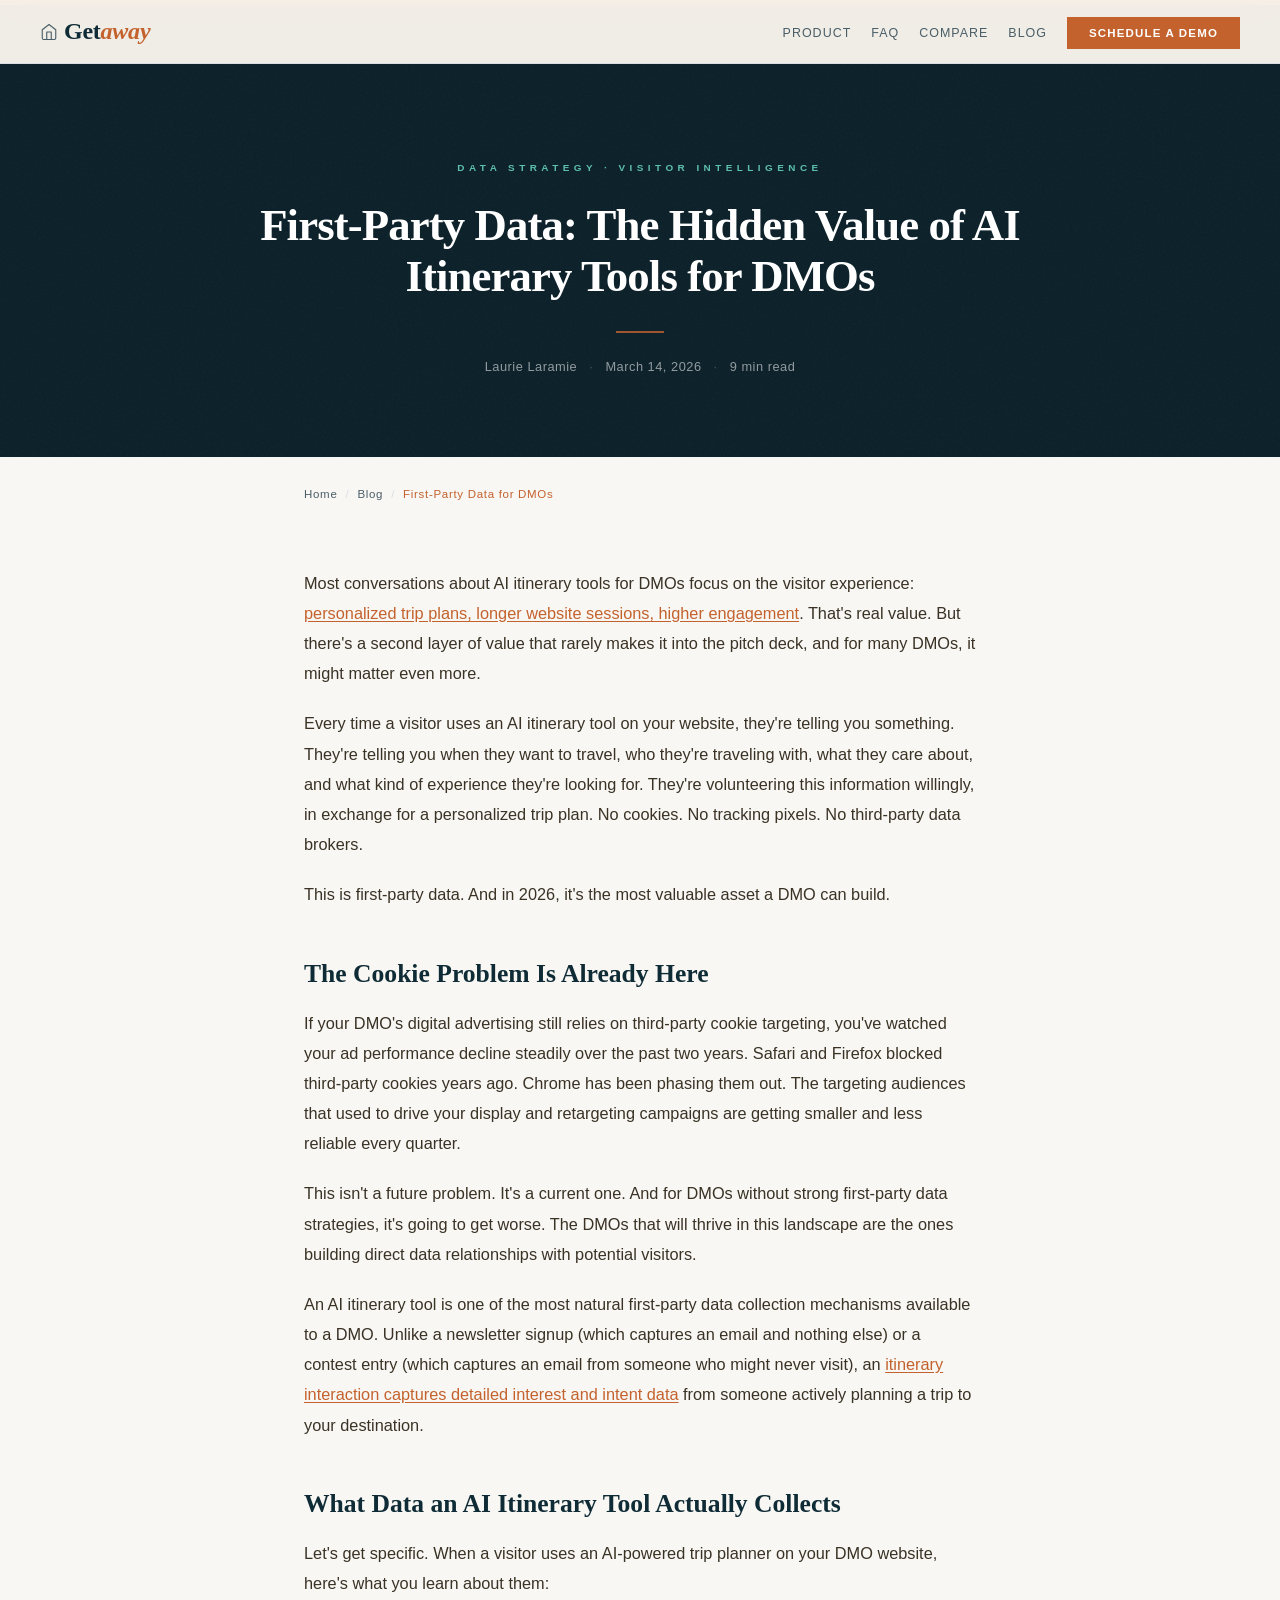
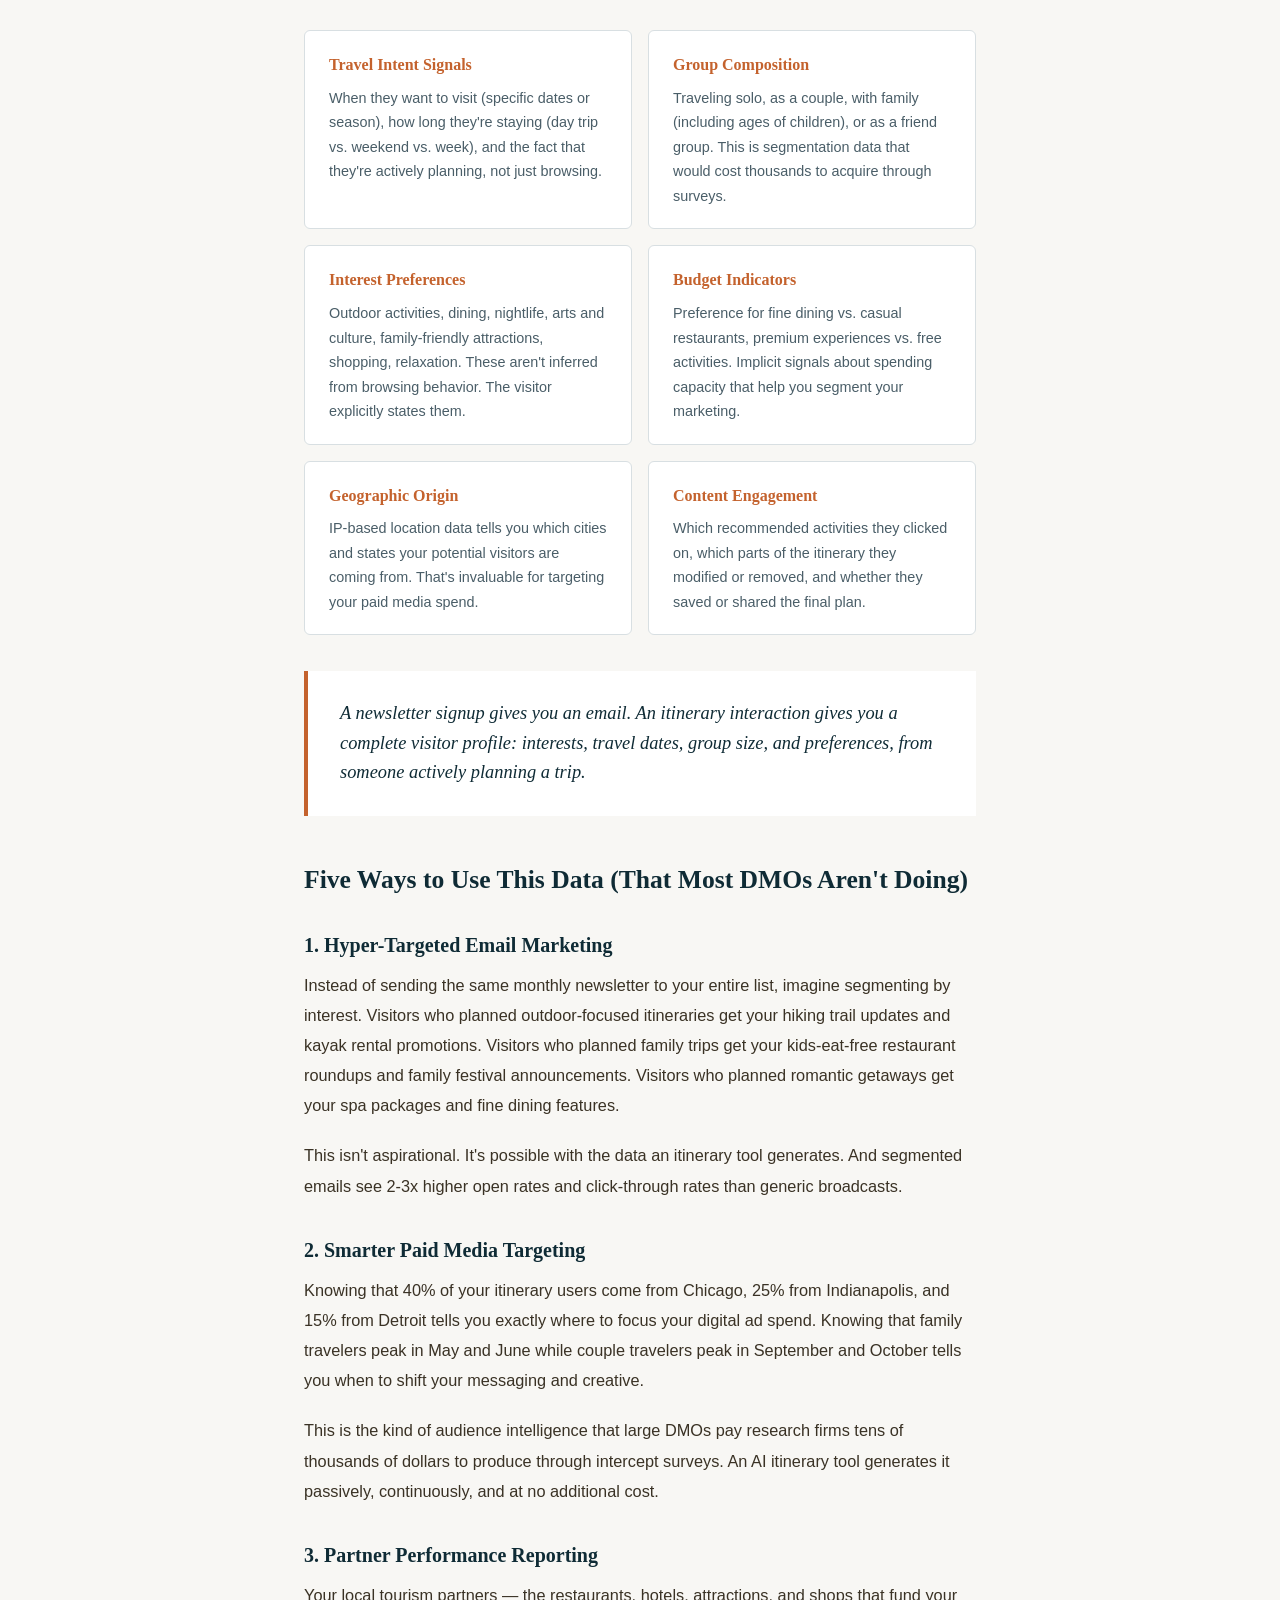
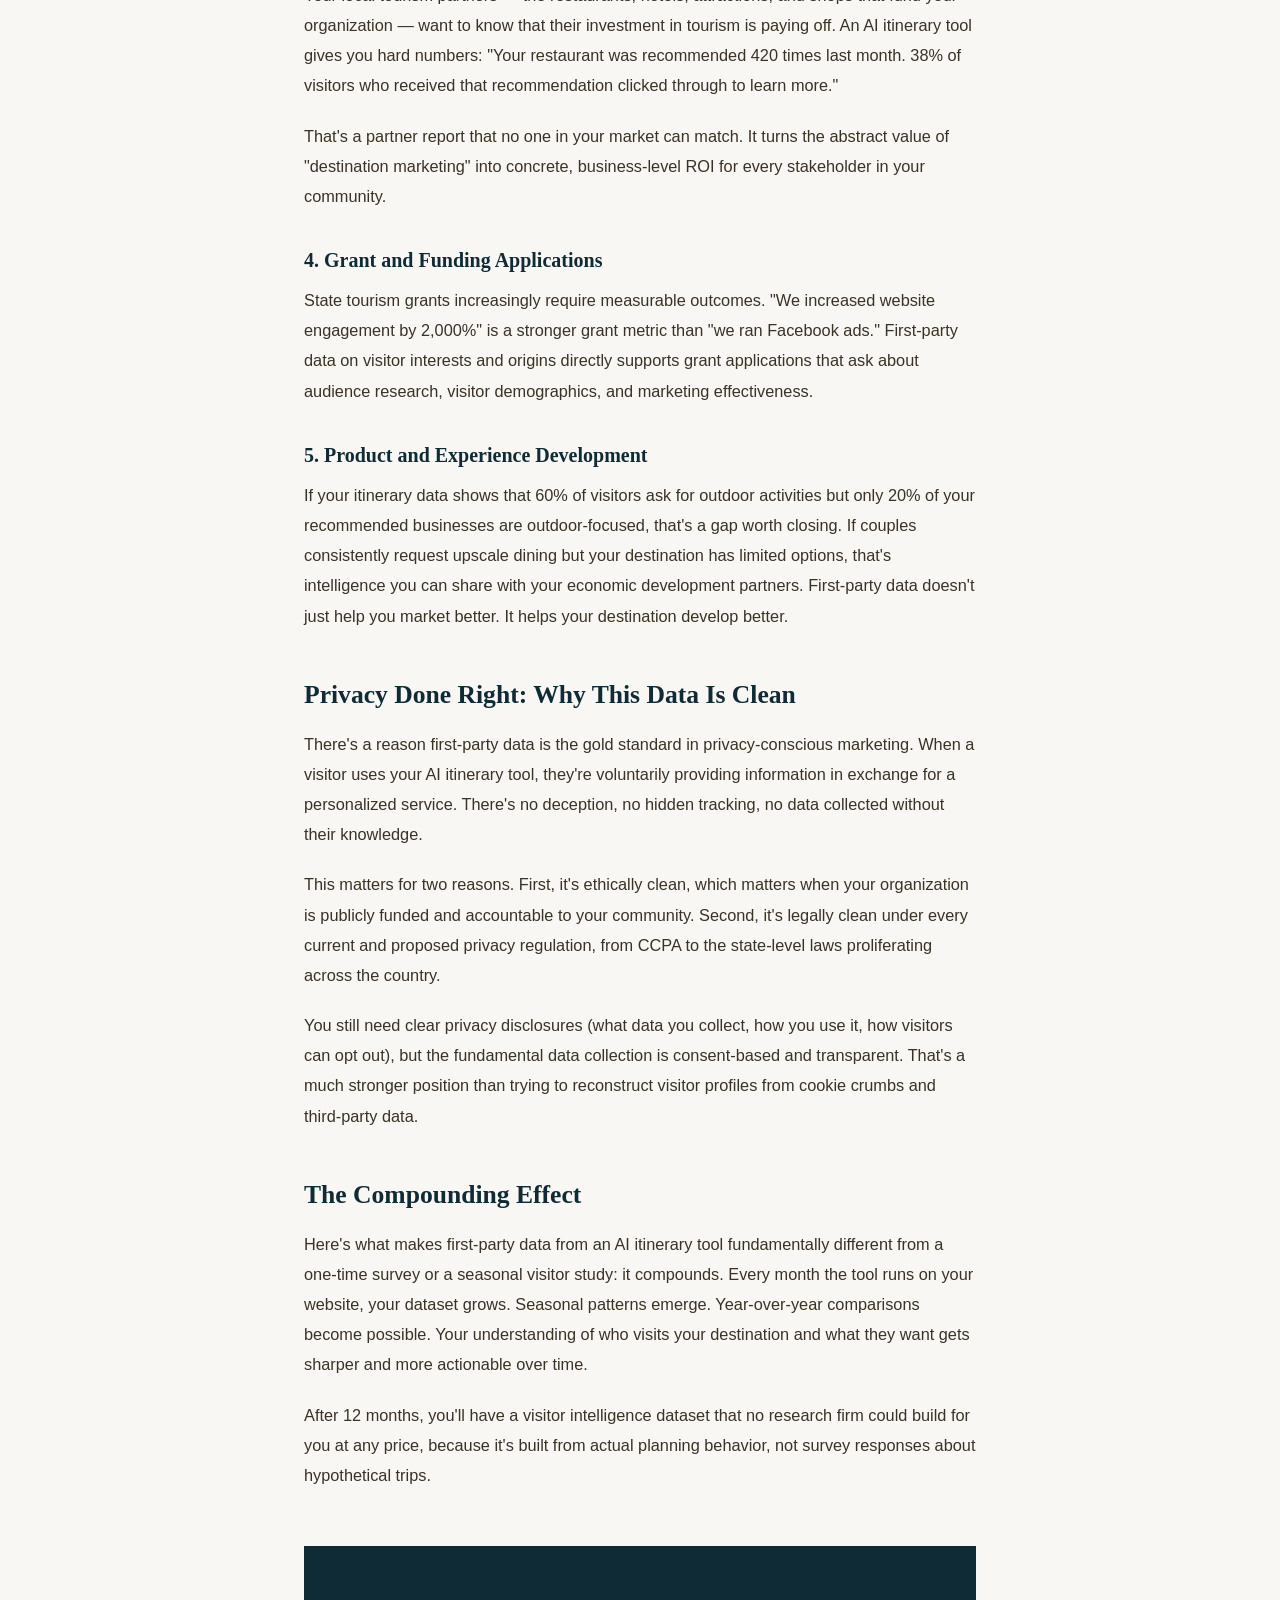
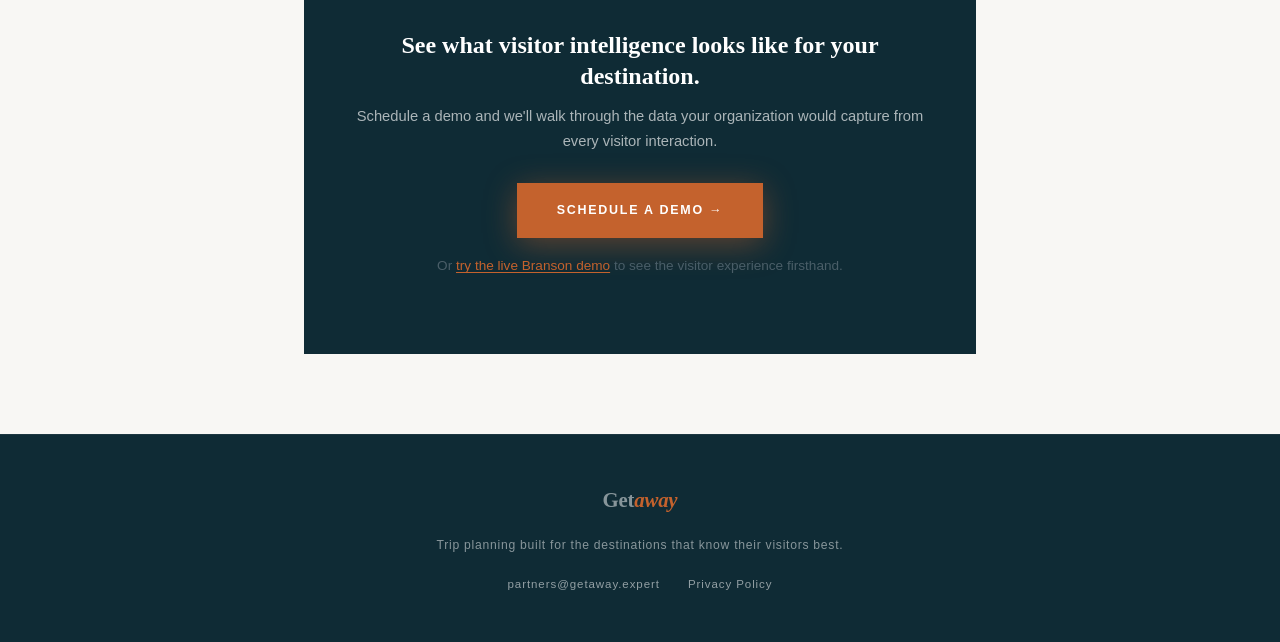
<file: blog/first-party-data-ai-itinerary-tools/index.html>
<!DOCTYPE html>
<html lang="en">
<head>
  <meta charset="UTF-8" />
  <meta name="viewport" content="width=device-width, initial-scale=1.0" />
  <!-- Privacy-friendly analytics by Plausible -->
  <script async src="https://plausible.io/js/pa-X74QWpJkRjJuQGpa_IUYJ.js"></script>
  <script>
    window.plausible=window.plausible||function(){(plausible.q=plausible.q||[]).push(arguments)},plausible.init=plausible.init||function(i){plausible.o=i||{}};
    plausible.init()
  </script>

  <title>First-Party Data: The Hidden Value of AI Itinerary Tools for DMOs | Getaway.expert Partners</title>
  <meta name="description" content="Every time a visitor uses an AI itinerary tool on your website, they're telling you something. No cookies. No tracking pixels. This is first-party data — and in 2026, it's the most valuable asset a DMO can build." />
  <link rel="canonical" href="https://partners.getaway.expert/blog/first-party-data-ai-itinerary-tools" />
  <link rel="icon" type="image/svg+xml" href="/favicons/favicon.svg" />
  <link rel="icon" type="image/png" sizes="32x32" href="/favicons/favicon-32.png" />
  <link rel="icon" type="image/png" sizes="16x16" href="/favicons/favicon-16.png" />
  <link rel="apple-touch-icon" sizes="180x180" href="/favicons/apple-touch-icon.png" />
  <link rel="manifest" href="/favicons/site.webmanifest" />
  <link rel="shortcut icon" href="/favicons/favicon.ico" />
  <meta name="robots" content="index, follow" />

  <meta property="og:type" content="article" />
  <meta property="og:url" content="https://partners.getaway.expert/blog/first-party-data-ai-itinerary-tools" />
  <meta property="og:title" content="First-Party Data: The Hidden Value of AI Itinerary Tools for DMOs" />
  <meta property="og:description" content="Every time a visitor uses an AI itinerary tool on your website, they're telling you something. No cookies. No tracking pixels. This is first-party data." />
  <meta property="og:image" content="https://images.unsplash.com/photo-1501785888041-af3ef285b470?w=1200&q=80" />
  <meta property="og:site_name" content="Getaway" />

  <meta name="twitter:card" content="summary_large_image" />
  <meta name="twitter:title" content="First-Party Data: The Hidden Value of AI Itinerary Tools for DMOs" />
  <meta name="twitter:description" content="Every time a visitor uses an AI itinerary tool on your website, they're telling you something. No cookies. No tracking pixels. This is first-party data." />
  <meta name="twitter:image" content="https://images.unsplash.com/photo-1501785888041-af3ef285b470?w=1200&q=80" />

  <script type="application/ld+json">
  {
    "@context": "https://schema.org",
    "@type": "Article",
    "headline": "First-Party Data: The Hidden Value of AI Itinerary Tools for DMOs",
    "author": {
      "@type": "Person",
      "name": "Laurie Laramie"
    },
    "publisher": {
      "@type": "Organization",
      "name": "Getaway",
      "url": "https://partners.getaway.expert"
    },
    "datePublished": "2026-03-14",
    "image": "https://images.unsplash.com/photo-1501785888041-af3ef285b470?w=1200&q=80",
    "description": "Every time a visitor uses an AI itinerary tool on your website, they're telling you something. No cookies. No tracking pixels. This is first-party data — and in 2026, it's the most valuable asset a DMO can build.",
    "mainEntityOfPage": {
      "@type": "WebPage",
      "@id": "https://partners.getaway.expert/blog/first-party-data-ai-itinerary-tools"
    }
  }
  </script>

  <script type="application/ld+json">
  {
    "@context": "https://schema.org",
    "@type": "BreadcrumbList",
    "itemListElement": [
      { "@type": "ListItem", "position": 1, "name": "Home", "item": "https://partners.getaway.expert/" },
      { "@type": "ListItem", "position": 2, "name": "Blog", "item": "https://partners.getaway.expert/blog" },
      { "@type": "ListItem", "position": 3, "name": "First-Party Data: The Hidden Value of AI Itinerary Tools for DMOs" }
    ]
  }
  </script>

  <meta http-equiv="Content-Security-Policy" content="default-src 'self'; script-src 'self' 'unsafe-inline' https://plausible.io; style-src 'self' 'unsafe-inline' https://fonts.googleapis.com; font-src https://fonts.gstatic.com; img-src 'self' https://images.unsplash.com data:; connect-src https://plausible.io; frame-ancestors 'none';" />

  <link rel="preconnect" href="https://fonts.googleapis.com" />
  <link rel="preconnect" href="https://fonts.gstatic.com" crossorigin />
  <link href="https://fonts.googleapis.com/css2?family=Playfair+Display:ital,wght@0,700;0,800;1,400;1,700&family=Jost:wght@300;400;500;600;700&family=Libre+Baskerville:ital,wght@0,400;1,400&display=swap" rel="stylesheet" />
  <link rel="stylesheet" href="/styles.css" />

  <style>
    /* ── POST HERO ── */
    .post-hero {
      min-height: 440px; background: #0A1F28; position: relative;
      display: flex; flex-direction: column; align-items: center; justify-content: center;
      text-align: center; padding: 160px 24px 80px; overflow: hidden;
    }
    .hero-bg {
      position: absolute; inset: 0;
      background-image: url('https://images.unsplash.com/photo-1501785888041-af3ef285b470?w=1800&q=75');
      background-size: cover; background-position: center; opacity: 0.18;
    }
    .hero-grain {
      position: absolute; inset: 0;
      background-image: url("data:image/svg+xml,%3Csvg viewBox='0 0 256 256' xmlns='http://www.w3.org/2000/svg'%3E%3Cfilter id='n'%3E%3CfeTurbulence type='fractalNoise' baseFrequency='0.9' numOctaves='4' stitchTiles='stitch'/%3E%3C/filter%3E%3Crect width='100%25' height='100%25' filter='url(%23n)' opacity='0.04'/%3E%3C/svg%3E");
      pointer-events: none;
    }
    .hero-top-rule { position: absolute; top: 0; left: 0; right: 0; height: 5px; background: var(--terra); }
    .post-hero-content { position: relative; z-index: 2; max-width: 760px; }
    .post-hero-eyebrow {
      font-size: 0.62rem; font-weight: 600; letter-spacing: 0.45em;
      text-transform: uppercase; color: var(--teal-light); margin-bottom: 24px;
    }
    .post-hero-title {
      font-family: var(--font-playfair); font-size: clamp(1.8rem, 4vw, 2.8rem);
      font-weight: 800; color: #fff; line-height: 1.15; margin-bottom: 28px;
      letter-spacing: -0.02em;
    }
    .post-hero-rule { width: 48px; height: 2px; background: var(--terra); margin: 0 auto 24px; opacity: 0.8; }
    .post-hero-meta {
      font-size: 0.8rem; color: rgba(255,255,255,0.55); letter-spacing: 0.04em;
    }
    .post-hero-meta span { margin: 0 8px; opacity: 0.4; }

    /* ── ARTICLE BODY ── */
    .article-body {
      max-width: 720px; margin: 0 auto; padding: 64px 24px 80px;
    }
    .article-body h2 {
      font-family: var(--font-playfair); font-size: 1.6rem; font-weight: 700;
      color: var(--ink); margin: 48px 0 18px; line-height: 1.25;
    }
    .article-body h2:first-child { margin-top: 0; }
    .article-body h3 {
      font-family: var(--font-playfair); font-size: 1.25rem; font-weight: 700;
      color: var(--ink); margin: 36px 0 12px; line-height: 1.3;
    }
    .article-body p {
      font-family: var(--font-jost); font-size: 1.02rem; color: #3a3225;
      line-height: 1.85; margin-bottom: 20px;
    }
    .article-body a { color: var(--terra); text-decoration: underline; text-underline-offset: 2px; }
    .article-body a:hover { color: var(--terra-light); }
    .article-body ul, .article-body ol {
      margin: 0 0 20px 28px; font-family: var(--font-jost); font-size: 1.02rem;
      color: #3a3225; line-height: 1.85;
    }
    .article-body li { margin-bottom: 8px; }

    /* Pullquote */
    .pullquote {
      border-left: 4px solid var(--terra); background: var(--mag-white);
      padding: 28px 32px; margin: 36px 0;
    }
    .pullquote p {
      font-family: var(--font-playfair); font-style: italic; font-size: 1.15rem;
      color: var(--ink); line-height: 1.6; margin-bottom: 0;
    }

    /* Data Cards */
    .data-cards {
      display: grid; grid-template-columns: 1fr 1fr; gap: 16px; margin: 32px 0;
    }
    .data-card {
      background: var(--mag-white); border: 1px solid var(--rule);
      border-radius: 6px; padding: 24px 24px 20px; overflow: hidden;
    }
    .data-card h4 {
      font-family: var(--font-playfair); font-size: 1rem; font-weight: 700;
      color: var(--terra); margin-bottom: 10px; line-height: 1.3;
    }
    .data-card p {
      font-size: 0.9rem; color: var(--warm-gray); line-height: 1.7; margin-bottom: 0;
    }

    /* CTA Box */
    .article-cta {
      background: var(--ink); padding: 48px 40px; text-align: center;
      margin: 56px 0 0;
    }
    .article-cta h3 {
      font-family: var(--font-playfair); font-size: 1.5rem; font-weight: 700;
      color: #fff; margin-bottom: 12px;
    }
    .article-cta p {
      font-family: var(--font-jost); font-size: 0.92rem; color: rgba(255,255,255,0.65);
      margin-bottom: 28px; line-height: 1.7;
    }
    .article-cta .btn-primary {
      padding: 18px 40px; background: var(--terra); color: #fff;
      font-family: var(--font-jost); font-size: 0.78rem; font-weight: 700;
      letter-spacing: 0.14em; text-transform: uppercase; border: none;
      cursor: pointer; text-decoration: none; display: inline-block;
      transition: background 0.2s, transform 0.15s, box-shadow 0.2s;
      box-shadow: 0 6px 32px rgba(196,98,45,0.45);
    }
    .article-cta .btn-primary:hover {
      background: var(--terra-light); transform: translateY(-2px);
      box-shadow: 0 10px 40px rgba(196,98,45,0.5);
    }

    /* ── RESPONSIVE ── */
    @media (max-width: 640px) {
      .post-hero { padding: 140px 20px 60px; min-height: 360px; }
      .article-body { padding: 48px 20px 60px; }
      .article-cta { padding: 36px 24px; }
      .pullquote { padding: 20px 24px; margin: 28px 0; }
      .data-cards { grid-template-columns: 1fr; }
    }
  </style>
</head>
<body>
  <a href="#main" class="skip-link">Skip to main content</a>

  <!-- NAV -->
  <nav class="site-nav">
    <a href="/" class="nav-logo"><svg class="nav-home-icon" viewBox="0 0 24 24"><path d="M3 9l9-7 9 7v11a2 2 0 0 1-2 2H5a2 2 0 0 1-2-2z"/><polyline points="9 22 9 12 15 12 15 22"/></svg>Get<em>away</em></a>
    <ul class="nav-links">
      <li><a href="/white-label-ai-itinerary-builder">Product</a></li>
      <li><a href="/faq">FAQ</a></li>
      <li><a href="/compare">Compare</a></li>
      <li><a href="/blog">Blog</a></li>
      <li><a href="/#contact" class="nav-cta">Schedule a Demo</a></li>
    </ul>
    <button class="nav-hamburger" id="hamburger" aria-label="Open menu">
      <span></span><span></span><span></span>
    </button>
  </nav>

  <!-- MOBILE MENU -->
  <div class="mobile-menu" id="mobileMenu">
    <a href="/white-label-ai-itinerary-builder" onclick="closeMobile()">Product</a>
    <a href="/faq" onclick="closeMobile()">FAQ</a>
    <a href="/compare" onclick="closeMobile()">Compare</a>
    <a href="/blog" onclick="closeMobile()">Blog</a>
    <a href="/#contact" class="mobile-cta" onclick="closeMobile()">Schedule a Demo &rarr;</a>
  </div>

  <main id="main">
  <!-- POST HERO -->
  <section class="post-hero">
    <div class="hero-bg"></div>
    <div class="hero-grain"></div>
    <div class="hero-top-rule"></div>
    <div class="post-hero-content">
      <div class="post-hero-eyebrow">Data Strategy &middot; Visitor Intelligence</div>
      <h1 class="post-hero-title">First-Party Data: The Hidden Value of AI Itinerary Tools for DMOs</h1>
      <div class="post-hero-rule"></div>
      <div class="post-hero-meta">
        Laurie Laramie <span>&middot;</span> March 14, 2026 <span>&middot;</span> 9 min read
      </div>
    </div>
  </section>

  <!-- BREADCRUMB -->
  <nav aria-label="Breadcrumb" style="max-width:720px;margin:0 auto;padding:28px 24px 0;">
    <ol style="list-style:none;display:flex;align-items:center;gap:8px;font-size:0.72rem;font-weight:500;letter-spacing:0.06em;">
      <li><a href="/" style="color:var(--warm-gray);text-decoration:none;">Home</a></li>
      <li style="color:var(--rule);">/</li>
      <li><a href="/blog" style="color:var(--warm-gray);text-decoration:none;">Blog</a></li>
      <li style="color:var(--rule);">/</li>
      <li style="color:var(--terra);">First-Party Data for DMOs</li>
    </ol>
  </nav>

  <!-- ARTICLE BODY -->
  <div class="article-body">

    <p>Most conversations about AI itinerary tools for DMOs focus on the visitor experience: <a href="/blog/ai-trip-planning-midwest-dmos">personalized trip plans, longer website sessions, higher engagement</a>. That's real value. But there's a second layer of value that rarely makes it into the pitch deck, and for many DMOs, it might matter even more.</p>

    <p>Every time a visitor uses an AI itinerary tool on your website, they're telling you something. They're telling you when they want to travel, who they're traveling with, what they care about, and what kind of experience they're looking for. They're volunteering this information willingly, in exchange for a personalized trip plan. No cookies. No tracking pixels. No third-party data brokers.</p>

    <p>This is first-party data. And in 2026, it's the most valuable asset a DMO can build.</p>

    <h2>The Cookie Problem Is Already Here</h2>

    <p>If your DMO's digital advertising still relies on third-party cookie targeting, you've watched your ad performance decline steadily over the past two years. Safari and Firefox blocked third-party cookies years ago. Chrome has been phasing them out. The targeting audiences that used to drive your display and retargeting campaigns are getting smaller and less reliable every quarter.</p>

    <p>This isn't a future problem. It's a current one. And for DMOs without strong first-party data strategies, it's going to get worse. The DMOs that will thrive in this landscape are the ones building direct data relationships with potential visitors.</p>

    <p>An AI itinerary tool is one of the most natural first-party data collection mechanisms available to a DMO. Unlike a newsletter signup (which captures an email and nothing else) or a contest entry (which captures an email from someone who might never visit), an <a href="/blog/personalized-itineraries-vs-static-guides">itinerary interaction captures detailed interest and intent data</a> from someone actively planning a trip to your destination.</p>

    <h2>What Data an AI Itinerary Tool Actually Collects</h2>

    <p>Let's get specific. When a visitor uses an AI-powered trip planner on your DMO website, here's what you learn about them:</p>

    <div class="data-cards">
      <div class="data-card">
        <h4>Travel Intent Signals</h4>
        <p>When they want to visit (specific dates or season), how long they're staying (day trip vs. weekend vs. week), and the fact that they're actively planning, not just browsing.</p>
      </div>
      <div class="data-card">
        <h4>Group Composition</h4>
        <p>Traveling solo, as a couple, with family (including ages of children), or as a friend group. This is segmentation data that would cost thousands to acquire through surveys.</p>
      </div>
      <div class="data-card">
        <h4>Interest Preferences</h4>
        <p>Outdoor activities, dining, nightlife, arts and culture, family-friendly attractions, shopping, relaxation. These aren't inferred from browsing behavior. The visitor explicitly states them.</p>
      </div>
      <div class="data-card">
        <h4>Budget Indicators</h4>
        <p>Preference for fine dining vs. casual restaurants, premium experiences vs. free activities. Implicit signals about spending capacity that help you segment your marketing.</p>
      </div>
      <div class="data-card">
        <h4>Geographic Origin</h4>
        <p>IP-based location data tells you which cities and states your potential visitors are coming from. That's invaluable for targeting your paid media spend.</p>
      </div>
      <div class="data-card">
        <h4>Content Engagement</h4>
        <p>Which recommended activities they clicked on, which parts of the itinerary they modified or removed, and whether they saved or shared the final plan.</p>
      </div>
    </div>

    <div class="pullquote">
      <p>A newsletter signup gives you an email. An itinerary interaction gives you a complete visitor profile: interests, travel dates, group size, and preferences, from someone actively planning a trip.</p>
    </div>

    <h2>Five Ways to Use This Data (That Most DMOs Aren't Doing)</h2>

    <h3>1. Hyper-Targeted Email Marketing</h3>

    <p>Instead of sending the same monthly newsletter to your entire list, imagine segmenting by interest. Visitors who planned outdoor-focused itineraries get your hiking trail updates and kayak rental promotions. Visitors who planned family trips get your kids-eat-free restaurant roundups and family festival announcements. Visitors who planned romantic getaways get your spa packages and fine dining features.</p>

    <p>This isn't aspirational. It's possible with the data an itinerary tool generates. And segmented emails see 2-3x higher open rates and click-through rates than generic broadcasts.</p>

    <h3>2. Smarter Paid Media Targeting</h3>

    <p>Knowing that 40% of your itinerary users come from Chicago, 25% from Indianapolis, and 15% from Detroit tells you exactly where to focus your digital ad spend. Knowing that family travelers peak in May and June while couple travelers peak in September and October tells you when to shift your messaging and creative.</p>

    <p>This is the kind of audience intelligence that large DMOs pay research firms tens of thousands of dollars to produce through intercept surveys. An AI itinerary tool generates it passively, continuously, and at no additional cost.</p>

    <h3>3. Partner Performance Reporting</h3>

    <p>Your local tourism partners &mdash; the restaurants, hotels, attractions, and shops that fund your organization &mdash; want to know that their investment in tourism is paying off. An AI itinerary tool gives you hard numbers: "Your restaurant was recommended 420 times last month. 38% of visitors who received that recommendation clicked through to learn more."</p>

    <p>That's a partner report that no one in your market can match. It turns the abstract value of "destination marketing" into concrete, business-level ROI for every stakeholder in your community.</p>

    <h3>4. Grant and Funding Applications</h3>

    <p>State tourism grants increasingly require measurable outcomes. "We increased website engagement by 2,000%" is a stronger grant metric than "we ran Facebook ads." First-party data on visitor interests and origins directly supports grant applications that ask about audience research, visitor demographics, and marketing effectiveness.</p>

    <h3>5. Product and Experience Development</h3>

    <p>If your itinerary data shows that 60% of visitors ask for outdoor activities but only 20% of your recommended businesses are outdoor-focused, that's a gap worth closing. If couples consistently request upscale dining but your destination has limited options, that's intelligence you can share with your economic development partners. First-party data doesn't just help you market better. It helps your destination develop better.</p>

    <h2>Privacy Done Right: Why This Data Is Clean</h2>

    <p>There's a reason first-party data is the gold standard in privacy-conscious marketing. When a visitor uses your AI itinerary tool, they're voluntarily providing information in exchange for a personalized service. There's no deception, no hidden tracking, no data collected without their knowledge.</p>

    <p>This matters for two reasons. First, it's ethically clean, which matters when your organization is publicly funded and accountable to your community. Second, it's legally clean under every current and proposed privacy regulation, from CCPA to the state-level laws proliferating across the country.</p>

    <p>You still need clear privacy disclosures (what data you collect, how you use it, how visitors can opt out), but the fundamental data collection is consent-based and transparent. That's a much stronger position than trying to reconstruct visitor profiles from cookie crumbs and third-party data.</p>

    <h2>The Compounding Effect</h2>

    <p>Here's what makes first-party data from an AI itinerary tool fundamentally different from a one-time survey or a seasonal visitor study: it compounds. Every month the tool runs on your website, your dataset grows. Seasonal patterns emerge. Year-over-year comparisons become possible. Your understanding of who visits your destination and what they want gets sharper and more actionable over time.</p>

    <p>After 12 months, you'll have a visitor intelligence dataset that no research firm could build for you at any price, because it's built from actual planning behavior, not survey responses about hypothetical trips.</p>

    <!-- CTA -->
    <div class="article-cta">
      <h3>See what visitor intelligence looks like for your destination.</h3>
      <p>Schedule a demo and we'll walk through the data your organization would capture from every visitor interaction.</p>
      <a href="/#contact" class="btn-primary">Schedule a Demo &rarr;</a>
      <p style="margin-top:16px;font-size:0.85rem;color:var(--warm-gray);">Or <a href="https://bransonmoprototype.up.railway.app" target="_blank" rel="noopener noreferrer" style="color:var(--terra);">try the live Branson demo</a> to see the visitor experience firsthand.</p>
    </div>

  </div>

  </main>

  <!-- FOOTER -->
  <footer>
    <a href="/" class="logo">Get<em>away</em></a>
    <span class="tagline">Trip planning built for the destinations that know their visitors best.</span>
    <nav class="footer-nav">
      <a href="mailto:partners@getaway.expert">partners@getaway.expert</a>
      <a href="/privacy">Privacy Policy</a>
    </nav>
  </footer>

  <script>
    const hamburger = document.getElementById('hamburger');
    const mobileMenu = document.getElementById('mobileMenu');
    hamburger.addEventListener('click', () => {
      hamburger.classList.toggle('open');
      mobileMenu.classList.toggle('open');
    });
    function closeMobile() {
      hamburger.classList.remove('open');
      mobileMenu.classList.remove('open');
    }
  </script>

</body>
</html>
</file>
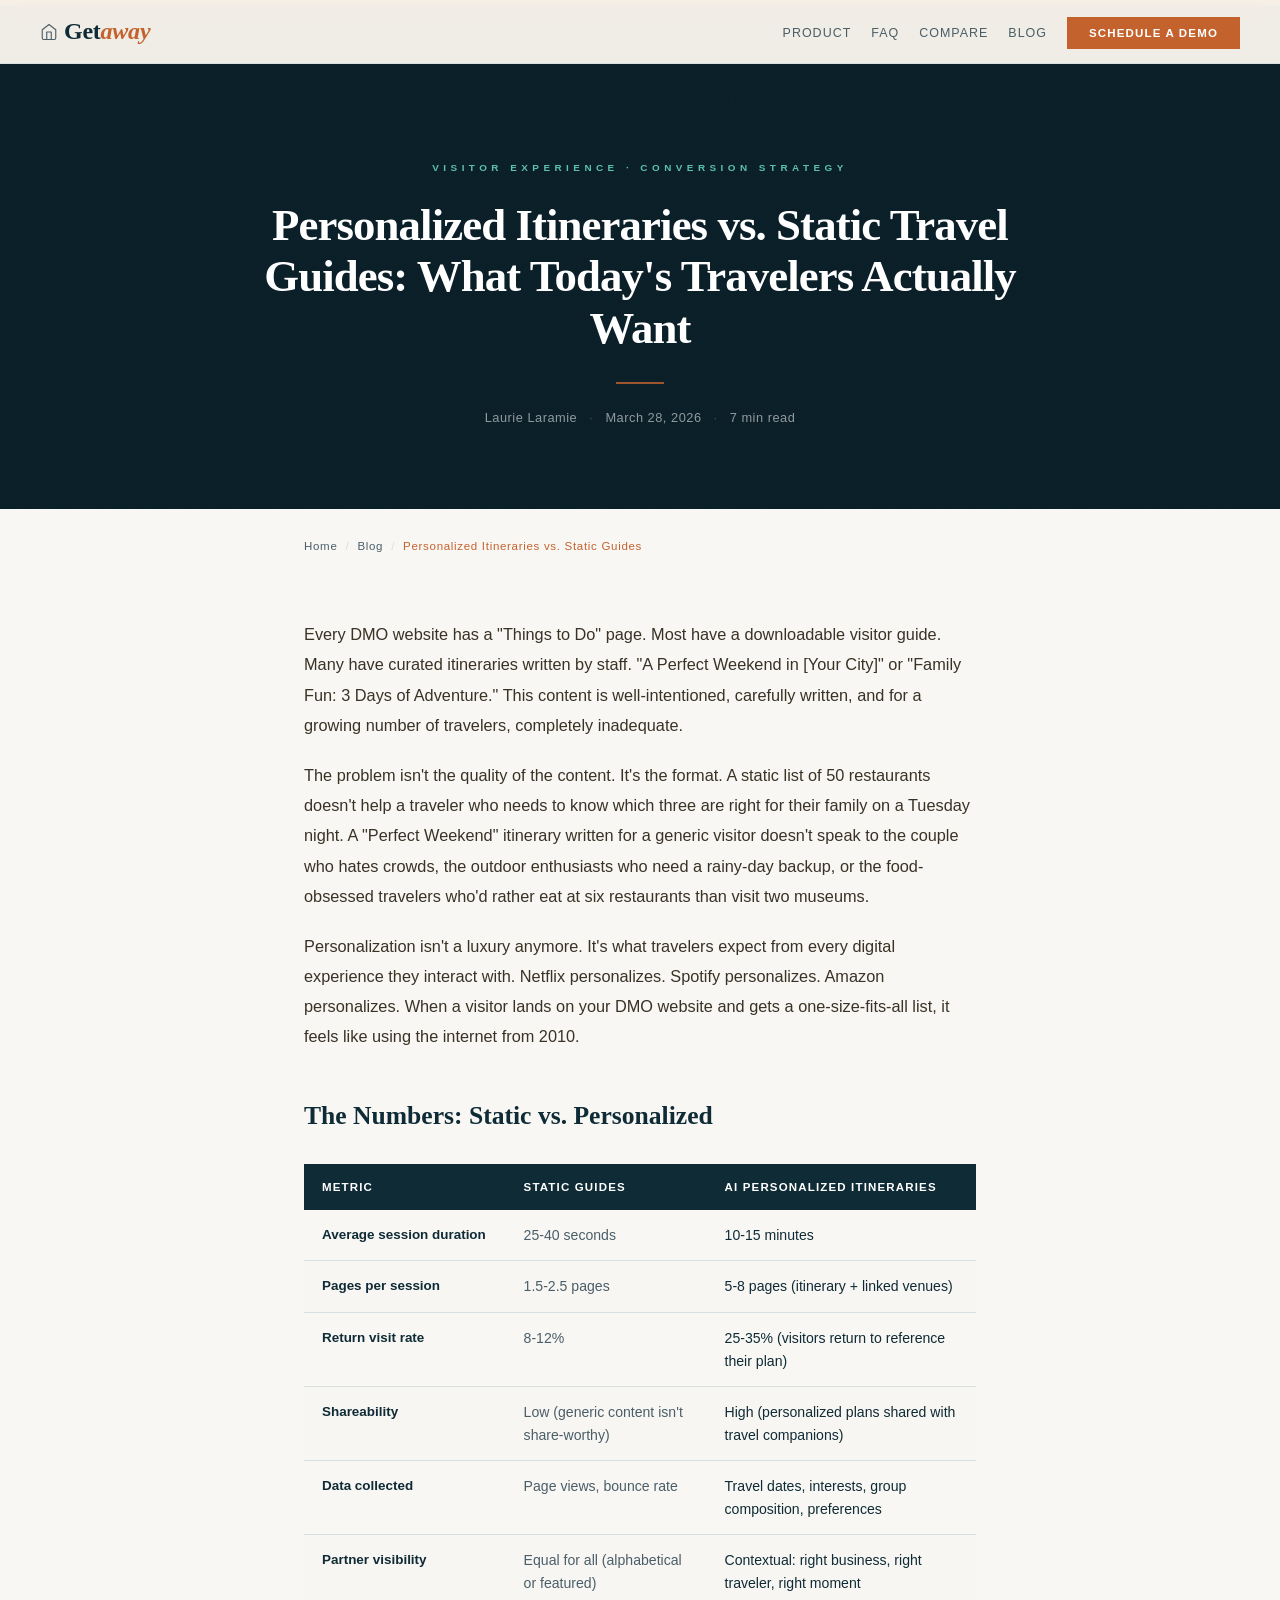
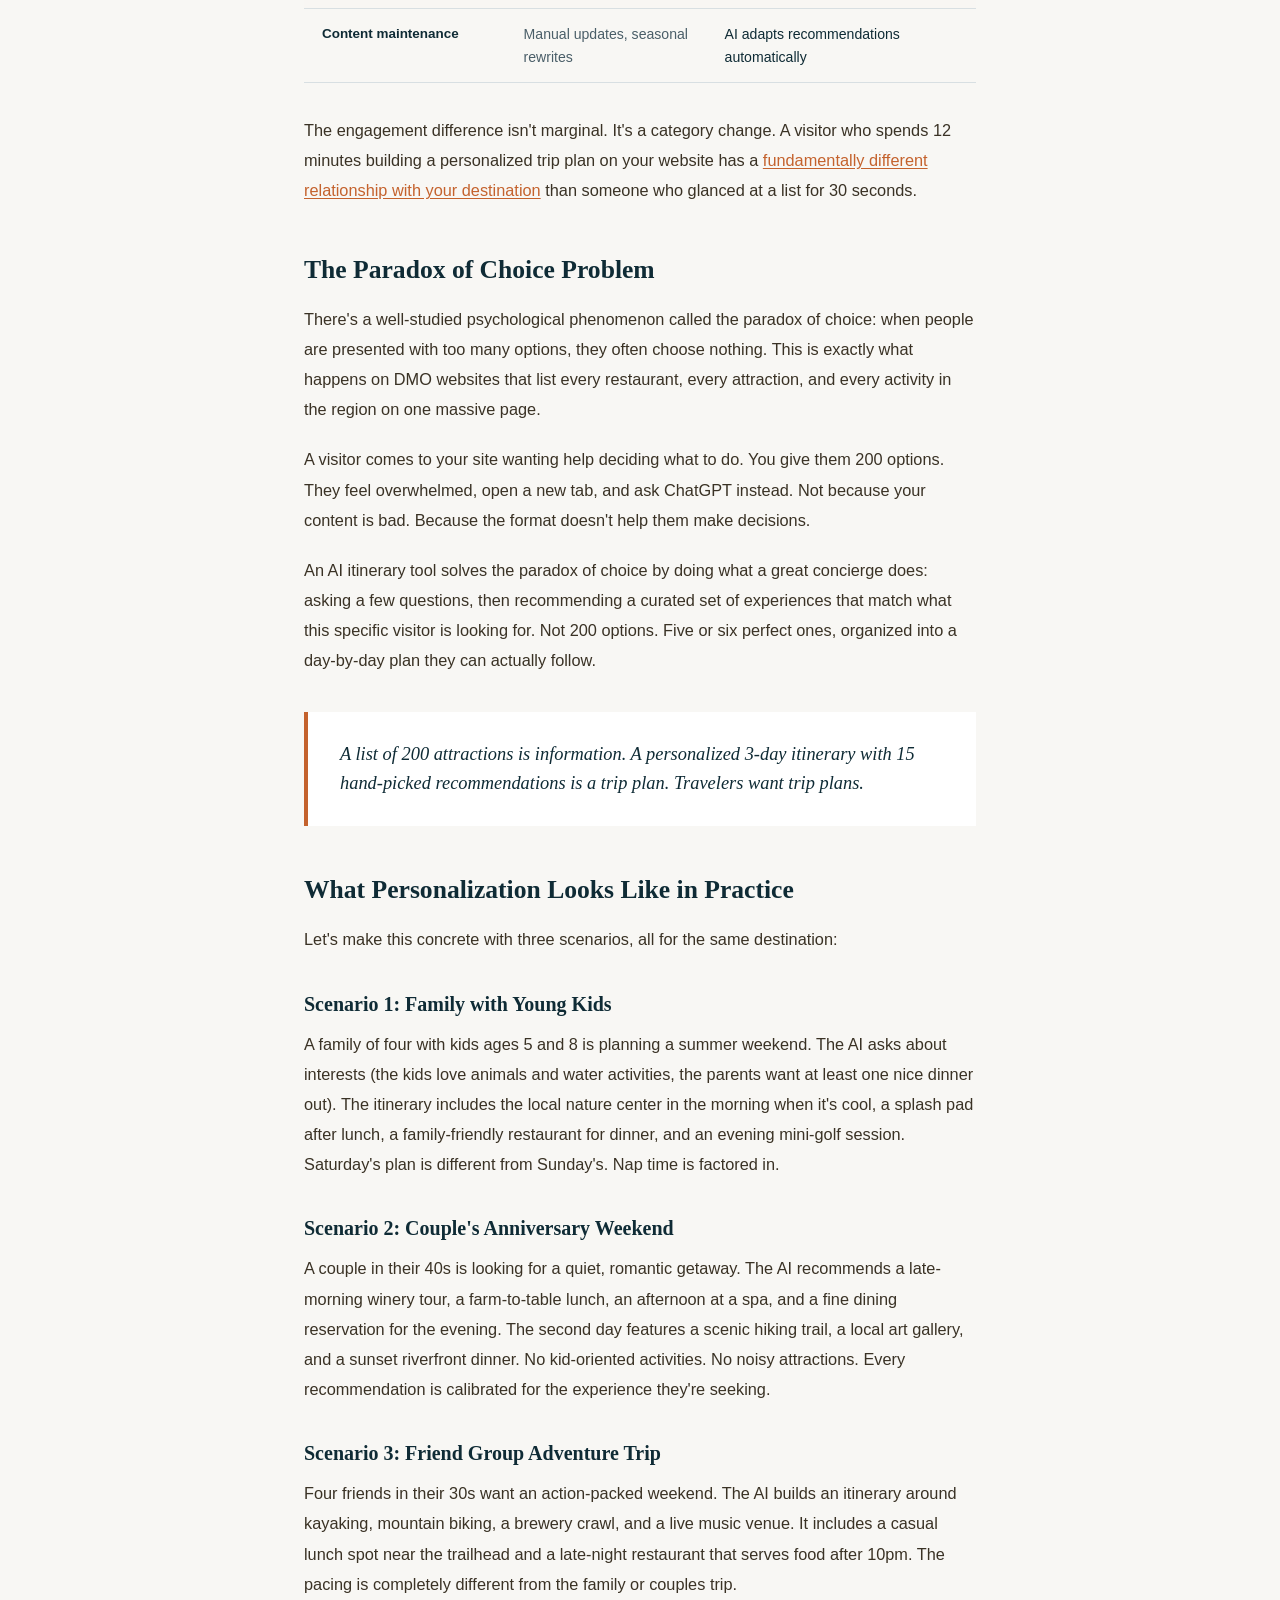
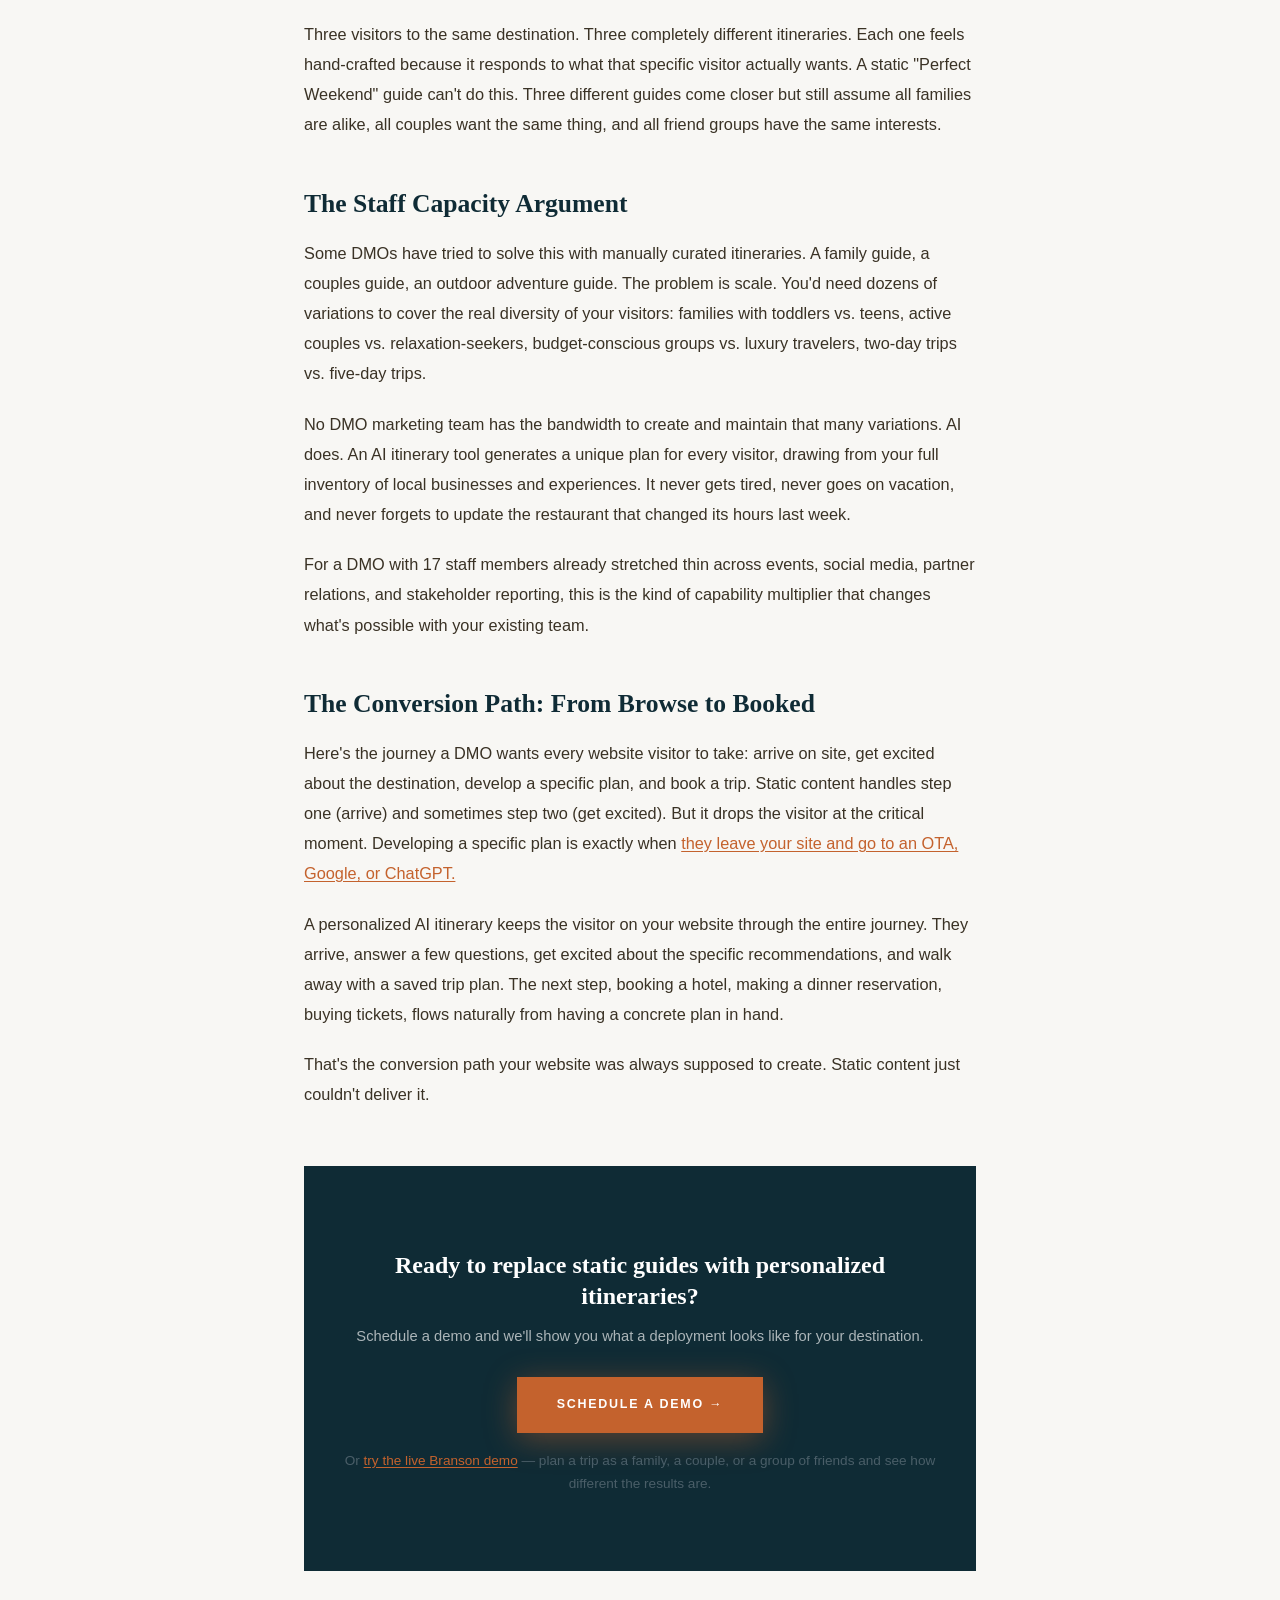
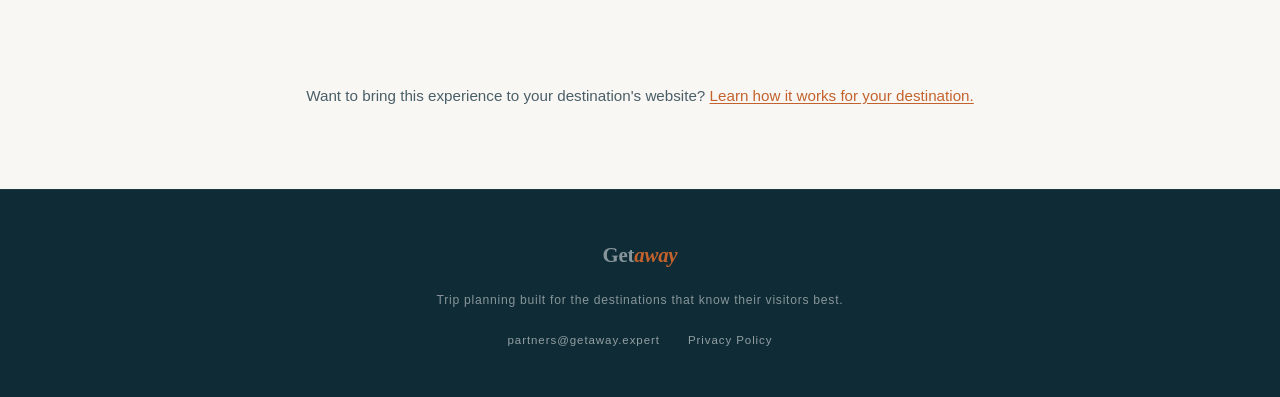
<file: blog/personalized-itineraries-vs-static-guides/index.html>
<!DOCTYPE html>
<html lang="en">
<head>
  <meta charset="UTF-8" />
  <meta name="viewport" content="width=device-width, initial-scale=1.0" />
  <!-- Privacy-friendly analytics by Plausible -->
  <script async src="https://plausible.io/js/pa-X74QWpJkRjJuQGpa_IUYJ.js"></script>
  <script>
    window.plausible=window.plausible||function(){(plausible.q=plausible.q||[]).push(arguments)},plausible.init=plausible.init||function(i){plausible.o=i||{}};
    plausible.init()
  </script>

  <title>Personalized Itineraries vs. Static Travel Guides: What Today's Travelers Actually Want | Getaway.expert Partners</title>
  <meta name="description" content="Static travel guides and 'things to do' lists don't convert like they used to. Here's what the research says about personalized AI itineraries and visitor behavior." />
  <link rel="canonical" href="https://partners.getaway.expert/blog/personalized-itineraries-vs-static-guides" />
  <link rel="icon" type="image/svg+xml" href="/favicons/favicon.svg" />
  <link rel="icon" type="image/png" sizes="32x32" href="/favicons/favicon-32.png" />
  <link rel="icon" type="image/png" sizes="16x16" href="/favicons/favicon-16.png" />
  <link rel="apple-touch-icon" sizes="180x180" href="/favicons/apple-touch-icon.png" />
  <link rel="manifest" href="/favicons/site.webmanifest" />
  <link rel="shortcut icon" href="/favicons/favicon.ico" />
  <meta name="robots" content="index, follow" />

  <meta property="og:type" content="article" />
  <meta property="og:url" content="https://partners.getaway.expert/blog/personalized-itineraries-vs-static-guides" />
  <meta property="og:title" content="Personalized Itineraries vs. Static Travel Guides: What Today's Travelers Actually Want" />
  <meta property="og:description" content="Static travel guides and 'things to do' lists don't convert like they used to. Here's what the research says about personalized AI itineraries and visitor behavior." />
  <meta property="og:image" content="https://images.unsplash.com/photo-1469854523086-cc02fe5d8800?w=1200&q=80" />
  <meta property="og:site_name" content="Getaway" />

  <meta name="twitter:card" content="summary_large_image" />
  <meta name="twitter:title" content="Personalized Itineraries vs. Static Travel Guides" />
  <meta name="twitter:description" content="Static travel guides and 'things to do' lists don't convert like they used to. Here's what the research says about personalized AI itineraries and visitor behavior." />
  <meta name="twitter:image" content="https://images.unsplash.com/photo-1469854523086-cc02fe5d8800?w=1200&q=80" />

  <script type="application/ld+json">
  {
    "@context": "https://schema.org",
    "@type": "Article",
    "headline": "Personalized Itineraries vs. Static Travel Guides: What Today's Travelers Actually Want",
    "author": {
      "@type": "Person",
      "name": "Laurie Laramie"
    },
    "publisher": {
      "@type": "Organization",
      "name": "Getaway",
      "url": "https://partners.getaway.expert"
    },
    "datePublished": "2026-03-28",
    "image": "https://images.unsplash.com/photo-1469854523086-cc02fe5d8800?w=1200&q=80",
    "description": "Static travel guides and 'things to do' lists don't convert like they used to. Here's what the research says about personalized AI itineraries and visitor behavior.",
    "mainEntityOfPage": {
      "@type": "WebPage",
      "@id": "https://partners.getaway.expert/blog/personalized-itineraries-vs-static-guides"
    }
  }
  </script>

  <script type="application/ld+json">
  {
    "@context": "https://schema.org",
    "@type": "BreadcrumbList",
    "itemListElement": [
      { "@type": "ListItem", "position": 1, "name": "Home", "item": "https://partners.getaway.expert/" },
      { "@type": "ListItem", "position": 2, "name": "Blog", "item": "https://partners.getaway.expert/blog" },
      { "@type": "ListItem", "position": 3, "name": "Personalized Itineraries vs. Static Travel Guides" }
    ]
  }
  </script>

  <meta http-equiv="Content-Security-Policy" content="default-src 'self'; script-src 'self' 'unsafe-inline' https://plausible.io; style-src 'self' 'unsafe-inline' https://fonts.googleapis.com; font-src https://fonts.gstatic.com; img-src 'self' https://images.unsplash.com data:; connect-src https://plausible.io; frame-ancestors 'none';" />

  <link rel="preconnect" href="https://fonts.googleapis.com" />
  <link rel="preconnect" href="https://fonts.gstatic.com" crossorigin />
  <link href="https://fonts.googleapis.com/css2?family=Playfair+Display:ital,wght@0,700;0,800;1,400;1,700&family=Jost:wght@300;400;500;600;700&family=Libre+Baskerville:ital,wght@0,400;1,400&display=swap" rel="stylesheet" />
  <link rel="stylesheet" href="/styles.css" />

  <style>
    /* ── POST HERO ── */
    .post-hero {
      min-height: 440px; background: #0A1F28; position: relative;
      display: flex; flex-direction: column; align-items: center; justify-content: center;
      text-align: center; padding: 160px 24px 80px; overflow: hidden;
    }
    .hero-bg {
      position: absolute; inset: 0;
      background-image: url('https://images.unsplash.com/photo-1469854523086-cc02fe5d8800?w=1800&q=75');
      background-size: cover; background-position: center; opacity: 0.18;
    }
    .hero-grain {
      position: absolute; inset: 0;
      background-image: url("data:image/svg+xml,%3Csvg viewBox='0 0 256 256' xmlns='http://www.w3.org/2000/svg'%3E%3Cfilter id='n'%3E%3CfeTurbulence type='fractalNoise' baseFrequency='0.9' numOctaves='4' stitchTiles='stitch'/%3E%3C/filter%3E%3Crect width='100%25' height='100%25' filter='url(%23n)' opacity='0.04'/%3E%3C/svg%3E");
      opacity: 0.4; mix-blend-mode: overlay; pointer-events: none;
    }
    .hero-top-rule { position: absolute; top: 0; left: 0; right: 0; height: 5px; background: var(--terra); }
    .post-hero-content { position: relative; z-index: 2; max-width: 760px; }
    .post-hero-eyebrow {
      font-size: 0.62rem; font-weight: 600; letter-spacing: 0.45em;
      text-transform: uppercase; color: var(--teal-light); margin-bottom: 24px;
    }
    .post-hero-title {
      font-family: var(--font-playfair); font-size: clamp(1.8rem, 4vw, 2.8rem);
      font-weight: 800; color: #fff; line-height: 1.15; margin-bottom: 28px;
      letter-spacing: -0.02em;
    }
    .post-hero-rule { width: 48px; height: 2px; background: var(--terra); margin: 0 auto 24px; opacity: 0.8; }
    .post-hero-meta {
      font-size: 0.8rem; color: rgba(255,255,255,0.55); letter-spacing: 0.04em;
    }
    .post-hero-meta span { margin: 0 8px; opacity: 0.4; }

    /* ── ARTICLE BODY ── */
    .article-body {
      max-width: 720px; margin: 0 auto; padding: 64px 24px 80px;
    }
    .article-body h2 {
      font-family: var(--font-playfair); font-size: 1.6rem; font-weight: 700;
      color: var(--ink); margin: 48px 0 18px; line-height: 1.25;
    }
    .article-body h2:first-child { margin-top: 0; }
    .article-body h3 {
      font-family: var(--font-playfair); font-size: 1.25rem; font-weight: 700;
      color: var(--ink); margin: 36px 0 12px; line-height: 1.3;
    }
    .article-body p {
      font-family: var(--font-jost); font-size: 1.02rem; color: #3a3225;
      line-height: 1.85; margin-bottom: 20px;
    }
    .article-body a { color: var(--terra); text-decoration: underline; text-underline-offset: 2px; }
    .article-body a:hover { color: var(--terra-light); }
    .article-body ul, .article-body ol {
      margin: 0 0 20px 28px; font-family: var(--font-jost); font-size: 1.02rem;
      color: #3a3225; line-height: 1.85;
    }
    .article-body li { margin-bottom: 8px; }

    /* Pullquote */
    .pullquote {
      border-left: 4px solid var(--terra); background: var(--mag-white);
      padding: 28px 32px; margin: 36px 0;
    }
    .pullquote p {
      font-family: var(--font-playfair); font-style: italic; font-size: 1.15rem;
      color: var(--ink); line-height: 1.6; margin-bottom: 0;
    }

    /* Comparison Table */
    .comparison-table {
      width: 100%; border-collapse: collapse; margin: 32px 0;
      font-family: var(--font-jost); font-size: 0.88rem;
    }
    .comparison-table thead th {
      background: var(--ink); color: #fff; padding: 14px 18px;
      font-weight: 600; font-size: 0.72rem; letter-spacing: 0.1em;
      text-transform: uppercase; text-align: left;
    }
    .comparison-table thead th:first-child { width: 30%; }
    .comparison-table tbody td {
      padding: 14px 18px; border-bottom: 1px solid var(--rule);
      vertical-align: top; line-height: 1.6;
    }
    .comparison-table tbody tr:nth-child(even) td { background: rgba(248,247,244,0.6); }
    .comparison-table tbody td:first-child {
      font-weight: 600; color: var(--ink); font-size: 0.84rem;
    }
    .comparison-table tbody td:nth-child(2) { color: var(--warm-gray); }
    .comparison-table tbody td:nth-child(3) { color: var(--ink); font-weight: 500; }

    /* CTA Box */
    .article-cta {
      background: var(--ink); padding: 48px 40px; text-align: center;
      margin: 56px 0 0;
    }
    .article-cta h3 {
      font-family: var(--font-playfair); font-size: 1.5rem; font-weight: 700;
      color: #fff; margin-bottom: 12px;
    }
    .article-cta p {
      font-family: var(--font-jost); font-size: 0.92rem; color: rgba(255,255,255,0.65);
      margin-bottom: 28px; line-height: 1.7;
    }
    .article-cta .btn-primary {
      padding: 18px 40px; background: var(--terra); color: #fff;
      font-family: var(--font-jost); font-size: 0.78rem; font-weight: 700;
      letter-spacing: 0.14em; text-transform: uppercase; border: none;
      cursor: pointer; text-decoration: none; display: inline-block;
      transition: background 0.2s, transform 0.15s, box-shadow 0.2s;
      box-shadow: 0 6px 32px rgba(196,98,45,0.45);
    }
    .article-cta .btn-primary:hover {
      background: var(--terra-light); transform: translateY(-2px);
      box-shadow: 0 10px 40px rgba(196,98,45,0.5);
    }

    /* Closing line */
    .article-closing {
      max-width: 720px; margin: 0 auto; padding: 32px 24px 80px;
      text-align: center;
    }
    .article-closing p {
      font-family: var(--font-jost); font-size: 0.95rem; color: var(--warm-gray);
      line-height: 1.7;
    }
    .article-closing a { color: var(--terra); text-decoration: underline; text-underline-offset: 2px; }
    .article-closing a:hover { color: var(--terra-light); }

    /* ── RESPONSIVE ── */
    @media (max-width: 640px) {
      .post-hero { padding: 140px 20px 60px; min-height: 360px; }
      .article-body { padding: 48px 20px 60px; }
      .article-cta { padding: 36px 24px; }
      .pullquote { padding: 20px 24px; margin: 28px 0; }
      .comparison-table { font-size: 0.78rem; }
      .comparison-table thead th, .comparison-table tbody td { padding: 10px 12px; }
      .article-closing { padding: 24px 20px 60px; }
    }
  </style>
</head>
<body>
  <a href="#main" class="skip-link">Skip to main content</a>

  <!-- NAV -->
  <nav class="site-nav">
    <a href="/" class="nav-logo"><svg class="nav-home-icon" viewBox="0 0 24 24"><path d="M3 9l9-7 9 7v11a2 2 0 0 1-2 2H5a2 2 0 0 1-2-2z"/><polyline points="9 22 9 12 15 12 15 22"/></svg>Get<em>away</em></a>
    <ul class="nav-links">
      <li><a href="/white-label-ai-itinerary-builder">Product</a></li>
      <li><a href="/faq">FAQ</a></li>
      <li><a href="/compare">Compare</a></li>
      <li><a href="/blog">Blog</a></li>
      <li><a href="/#contact" class="nav-cta">Schedule a Demo</a></li>
    </ul>
    <button class="nav-hamburger" id="hamburger" aria-label="Open menu">
      <span></span><span></span><span></span>
    </button>
  </nav>

  <!-- MOBILE MENU -->
  <div class="mobile-menu" id="mobileMenu">
    <a href="/white-label-ai-itinerary-builder" onclick="closeMobile()">Product</a>
    <a href="/faq" onclick="closeMobile()">FAQ</a>
    <a href="/compare" onclick="closeMobile()">Compare</a>
    <a href="/blog" onclick="closeMobile()">Blog</a>
    <a href="/#contact" class="mobile-cta" onclick="closeMobile()">Schedule a Demo &rarr;</a>
  </div>

  <main id="main">
  <!-- POST HERO -->
  <section class="post-hero">
    <div class="hero-bg"></div>
    <div class="hero-grain"></div>
    <div class="hero-top-rule"></div>
    <div class="post-hero-content">
      <div class="post-hero-eyebrow">Visitor Experience &middot; Conversion Strategy</div>
      <h1 class="post-hero-title">Personalized Itineraries vs. Static Travel Guides: What Today's Travelers Actually Want</h1>
      <div class="post-hero-rule"></div>
      <div class="post-hero-meta">
        Laurie Laramie <span>&middot;</span> March 28, 2026 <span>&middot;</span> 7 min read
      </div>
    </div>
  </section>

  <!-- BREADCRUMB -->
  <nav aria-label="Breadcrumb" style="max-width:720px;margin:0 auto;padding:28px 24px 0;">
    <ol style="list-style:none;display:flex;align-items:center;gap:8px;font-size:0.72rem;font-weight:500;letter-spacing:0.06em;">
      <li><a href="/" style="color:var(--warm-gray);text-decoration:none;">Home</a></li>
      <li style="color:var(--rule);">/</li>
      <li><a href="/blog" style="color:var(--warm-gray);text-decoration:none;">Blog</a></li>
      <li style="color:var(--rule);">/</li>
      <li style="color:var(--terra);">Personalized Itineraries vs. Static Guides</li>
    </ol>
  </nav>

  <!-- ARTICLE BODY -->
  <div class="article-body">

    <p>Every DMO website has a "Things to Do" page. Most have a downloadable visitor guide. Many have curated itineraries written by staff. "A Perfect Weekend in [Your City]" or "Family Fun: 3 Days of Adventure." This content is well-intentioned, carefully written, and for a growing number of travelers, completely inadequate.</p>

    <p>The problem isn't the quality of the content. It's the format. A static list of 50 restaurants doesn't help a traveler who needs to know which three are right for their family on a Tuesday night. A "Perfect Weekend" itinerary written for a generic visitor doesn't speak to the couple who hates crowds, the outdoor enthusiasts who need a rainy-day backup, or the food-obsessed travelers who'd rather eat at six restaurants than visit two museums.</p>

    <p>Personalization isn't a luxury anymore. It's what travelers expect from every digital experience they interact with. Netflix personalizes. Spotify personalizes. Amazon personalizes. When a visitor lands on your DMO website and gets a one-size-fits-all list, it feels like using the internet from 2010.</p>

    <h2>The Numbers: Static vs. Personalized</h2>

    <table class="comparison-table">
      <thead>
        <tr>
          <th>Metric</th>
          <th>Static Guides</th>
          <th>AI Personalized Itineraries</th>
        </tr>
      </thead>
      <tbody>
        <tr>
          <td>Average session duration</td>
          <td>25-40 seconds</td>
          <td>10-15 minutes</td>
        </tr>
        <tr>
          <td>Pages per session</td>
          <td>1.5-2.5 pages</td>
          <td>5-8 pages (itinerary + linked venues)</td>
        </tr>
        <tr>
          <td>Return visit rate</td>
          <td>8-12%</td>
          <td>25-35% (visitors return to reference their plan)</td>
        </tr>
        <tr>
          <td>Shareability</td>
          <td>Low (generic content isn't share-worthy)</td>
          <td>High (personalized plans shared with travel companions)</td>
        </tr>
        <tr>
          <td>Data collected</td>
          <td>Page views, bounce rate</td>
          <td>Travel dates, interests, group composition, preferences</td>
        </tr>
        <tr>
          <td>Partner visibility</td>
          <td>Equal for all (alphabetical or featured)</td>
          <td>Contextual: right business, right traveler, right moment</td>
        </tr>
        <tr>
          <td>Content maintenance</td>
          <td>Manual updates, seasonal rewrites</td>
          <td>AI adapts recommendations automatically</td>
        </tr>
      </tbody>
    </table>

    <p>The engagement difference isn't marginal. It's a category change. A visitor who spends 12 minutes building a personalized trip plan on your website has a <a href="/blog/first-party-data-ai-itinerary-tools">fundamentally different relationship with your destination</a> than someone who glanced at a list for 30 seconds.</p>

    <h2>The Paradox of Choice Problem</h2>

    <p>There's a well-studied psychological phenomenon called the paradox of choice: when people are presented with too many options, they often choose nothing. This is exactly what happens on DMO websites that list every restaurant, every attraction, and every activity in the region on one massive page.</p>

    <p>A visitor comes to your site wanting help deciding what to do. You give them 200 options. They feel overwhelmed, open a new tab, and ask ChatGPT instead. Not because your content is bad. Because the format doesn't help them make decisions.</p>

    <p>An AI itinerary tool solves the paradox of choice by doing what a great concierge does: asking a few questions, then recommending a curated set of experiences that match what this specific visitor is looking for. Not 200 options. Five or six perfect ones, organized into a day-by-day plan they can actually follow.</p>

    <div class="pullquote">
      <p>A list of 200 attractions is information. A personalized 3-day itinerary with 15 hand-picked recommendations is a trip plan. Travelers want trip plans.</p>
    </div>

    <h2>What Personalization Looks Like in Practice</h2>

    <p>Let's make this concrete with three scenarios, all for the same destination:</p>

    <h3>Scenario 1: Family with Young Kids</h3>

    <p>A family of four with kids ages 5 and 8 is planning a summer weekend. The AI asks about interests (the kids love animals and water activities, the parents want at least one nice dinner out). The itinerary includes the local nature center in the morning when it's cool, a splash pad after lunch, a family-friendly restaurant for dinner, and an evening mini-golf session. Saturday's plan is different from Sunday's. Nap time is factored in.</p>

    <h3>Scenario 2: Couple's Anniversary Weekend</h3>

    <p>A couple in their 40s is looking for a quiet, romantic getaway. The AI recommends a late-morning winery tour, a farm-to-table lunch, an afternoon at a spa, and a fine dining reservation for the evening. The second day features a scenic hiking trail, a local art gallery, and a sunset riverfront dinner. No kid-oriented activities. No noisy attractions. Every recommendation is calibrated for the experience they're seeking.</p>

    <h3>Scenario 3: Friend Group Adventure Trip</h3>

    <p>Four friends in their 30s want an action-packed weekend. The AI builds an itinerary around kayaking, mountain biking, a brewery crawl, and a live music venue. It includes a casual lunch spot near the trailhead and a late-night restaurant that serves food after 10pm. The pacing is completely different from the family or couples trip.</p>

    <p>Three visitors to the same destination. Three completely different itineraries. Each one feels hand-crafted because it responds to what that specific visitor actually wants. A static "Perfect Weekend" guide can't do this. Three different guides come closer but still assume all families are alike, all couples want the same thing, and all friend groups have the same interests.</p>

    <h2>The Staff Capacity Argument</h2>

    <p>Some DMOs have tried to solve this with manually curated itineraries. A family guide, a couples guide, an outdoor adventure guide. The problem is scale. You'd need dozens of variations to cover the real diversity of your visitors: families with toddlers vs. teens, active couples vs. relaxation-seekers, budget-conscious groups vs. luxury travelers, two-day trips vs. five-day trips.</p>

    <p>No DMO marketing team has the bandwidth to create and maintain that many variations. AI does. An AI itinerary tool generates a unique plan for every visitor, drawing from your full inventory of local businesses and experiences. It never gets tired, never goes on vacation, and never forgets to update the restaurant that changed its hours last week.</p>

    <p>For a DMO with 17 staff members already stretched thin across events, social media, partner relations, and stakeholder reporting, this is the kind of capability multiplier that changes what's possible with your existing team.</p>

    <h2>The Conversion Path: From Browse to Booked</h2>

    <p>Here's the journey a DMO wants every website visitor to take: arrive on site, get excited about the destination, develop a specific plan, and book a trip. Static content handles step one (arrive) and sometimes step two (get excited). But it drops the visitor at the critical moment. Developing a specific plan is exactly when <a href="/blog/dmo-ai-itinerary-planner-2026">they leave your site and go to an OTA, Google, or ChatGPT.</a></p>

    <p>A personalized AI itinerary keeps the visitor on your website through the entire journey. They arrive, answer a few questions, get excited about the specific recommendations, and walk away with a saved trip plan. The next step, booking a hotel, making a dinner reservation, buying tickets, flows naturally from having a concrete plan in hand.</p>

    <p>That's the conversion path your website was always supposed to create. Static content just couldn't deliver it.</p>

    <!-- CTA -->
    <div class="article-cta">
      <h3>Ready to replace static guides with personalized itineraries?</h3>
      <p>Schedule a demo and we'll show you what a deployment looks like for your destination.</p>
      <a href="/#contact" class="btn-primary">Schedule a Demo &rarr;</a>
      <p style="margin-top:16px;font-size:0.85rem;color:var(--warm-gray);">Or <a href="https://bransonmoprototype.up.railway.app" target="_blank" rel="noopener noreferrer" style="color:var(--terra);">try the live Branson demo</a> &mdash; plan a trip as a family, a couple, or a group of friends and see how different the results are.</p>
    </div>

  </div>

  <!-- CLOSING LINE -->
  <div class="article-closing">
    <p>Want to bring this experience to your destination's website? <a href="https://partners.getaway.expert">Learn how it works for your destination.</a></p>
  </div>

  </main>

  <!-- FOOTER -->
  <footer>
    <a href="/" class="logo">Get<em>away</em></a>
    <span class="tagline">Trip planning built for the destinations that know their visitors best.</span>
    <nav class="footer-nav">
      <a href="mailto:partners@getaway.expert">partners@getaway.expert</a>
      <a href="/privacy">Privacy Policy</a>
    </nav>
  </footer>

  <script>
    const hamburger = document.getElementById('hamburger');
    const mobileMenu = document.getElementById('mobileMenu');
    hamburger.addEventListener('click', () => {
      hamburger.classList.toggle('open');
      mobileMenu.classList.toggle('open');
    });
    function closeMobile() {
      hamburger.classList.remove('open');
      mobileMenu.classList.remove('open');
    }
  </script>

</body>
</html>
</file>
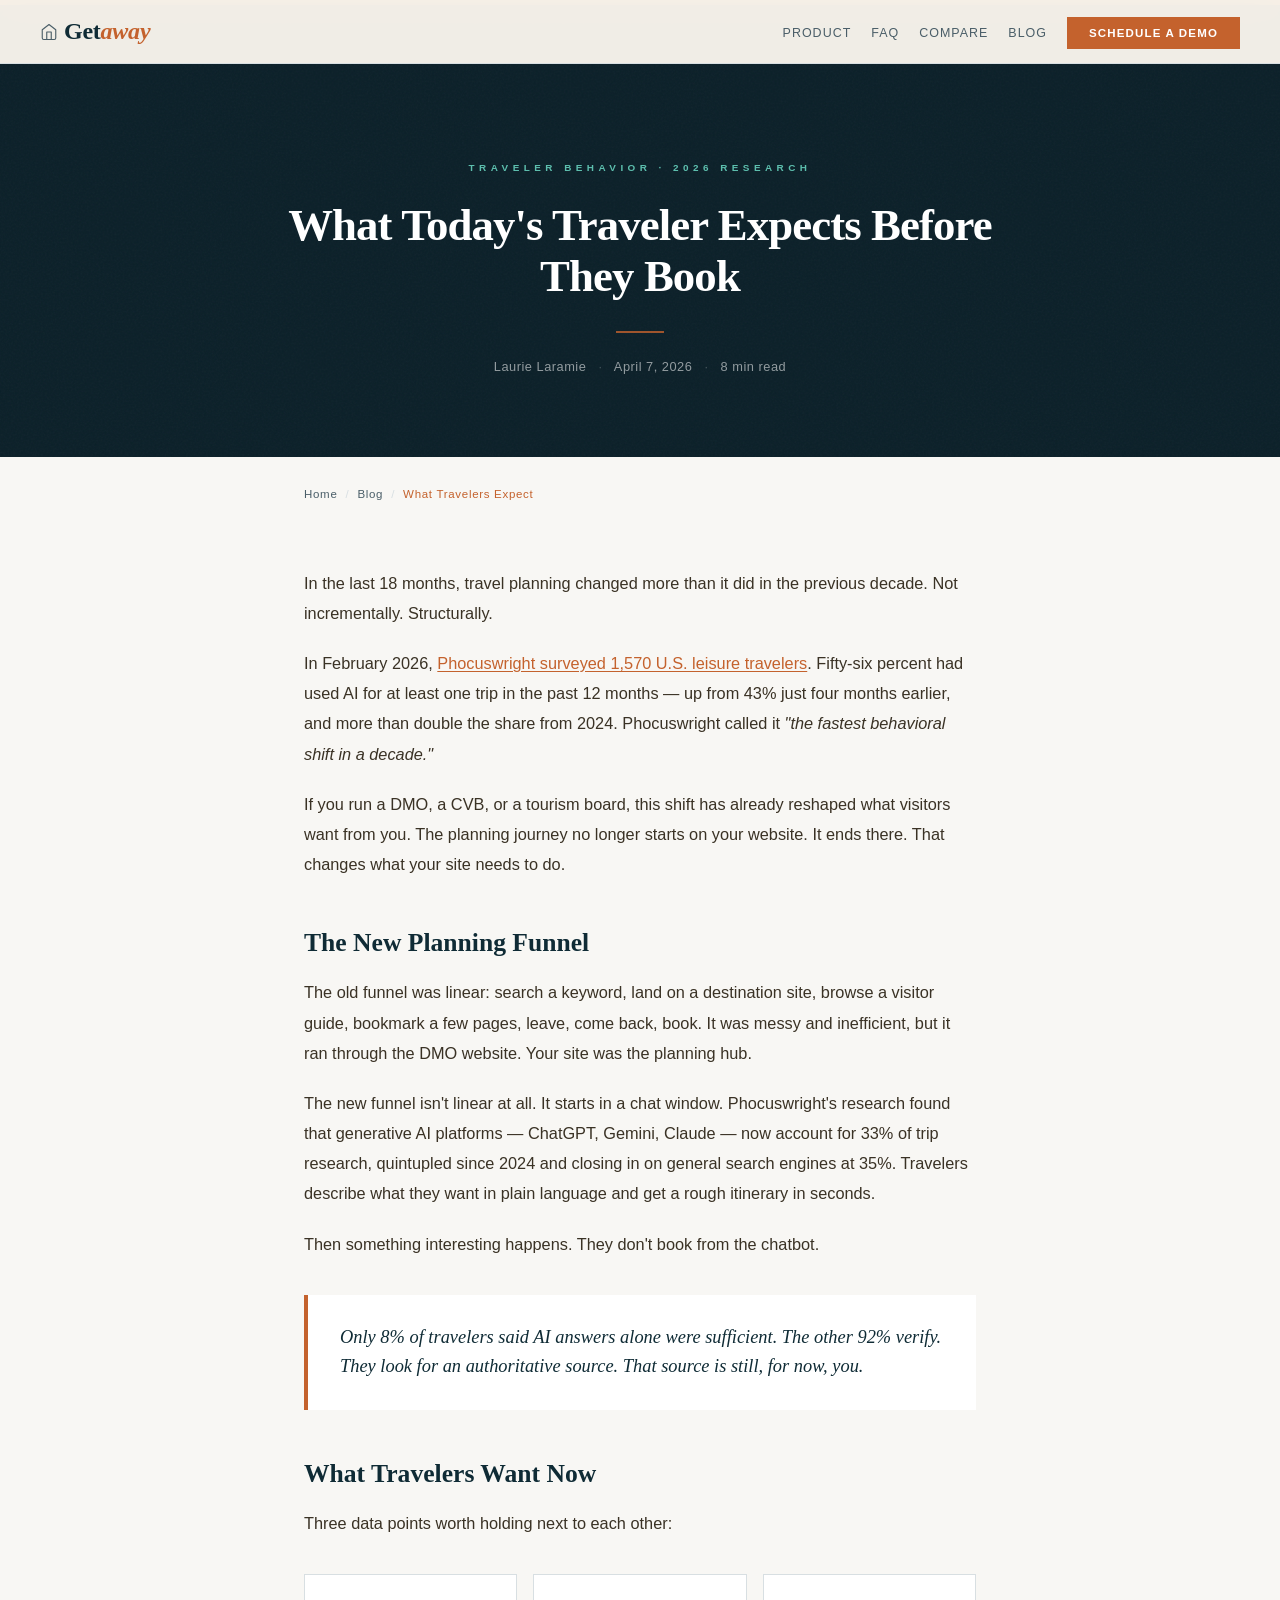
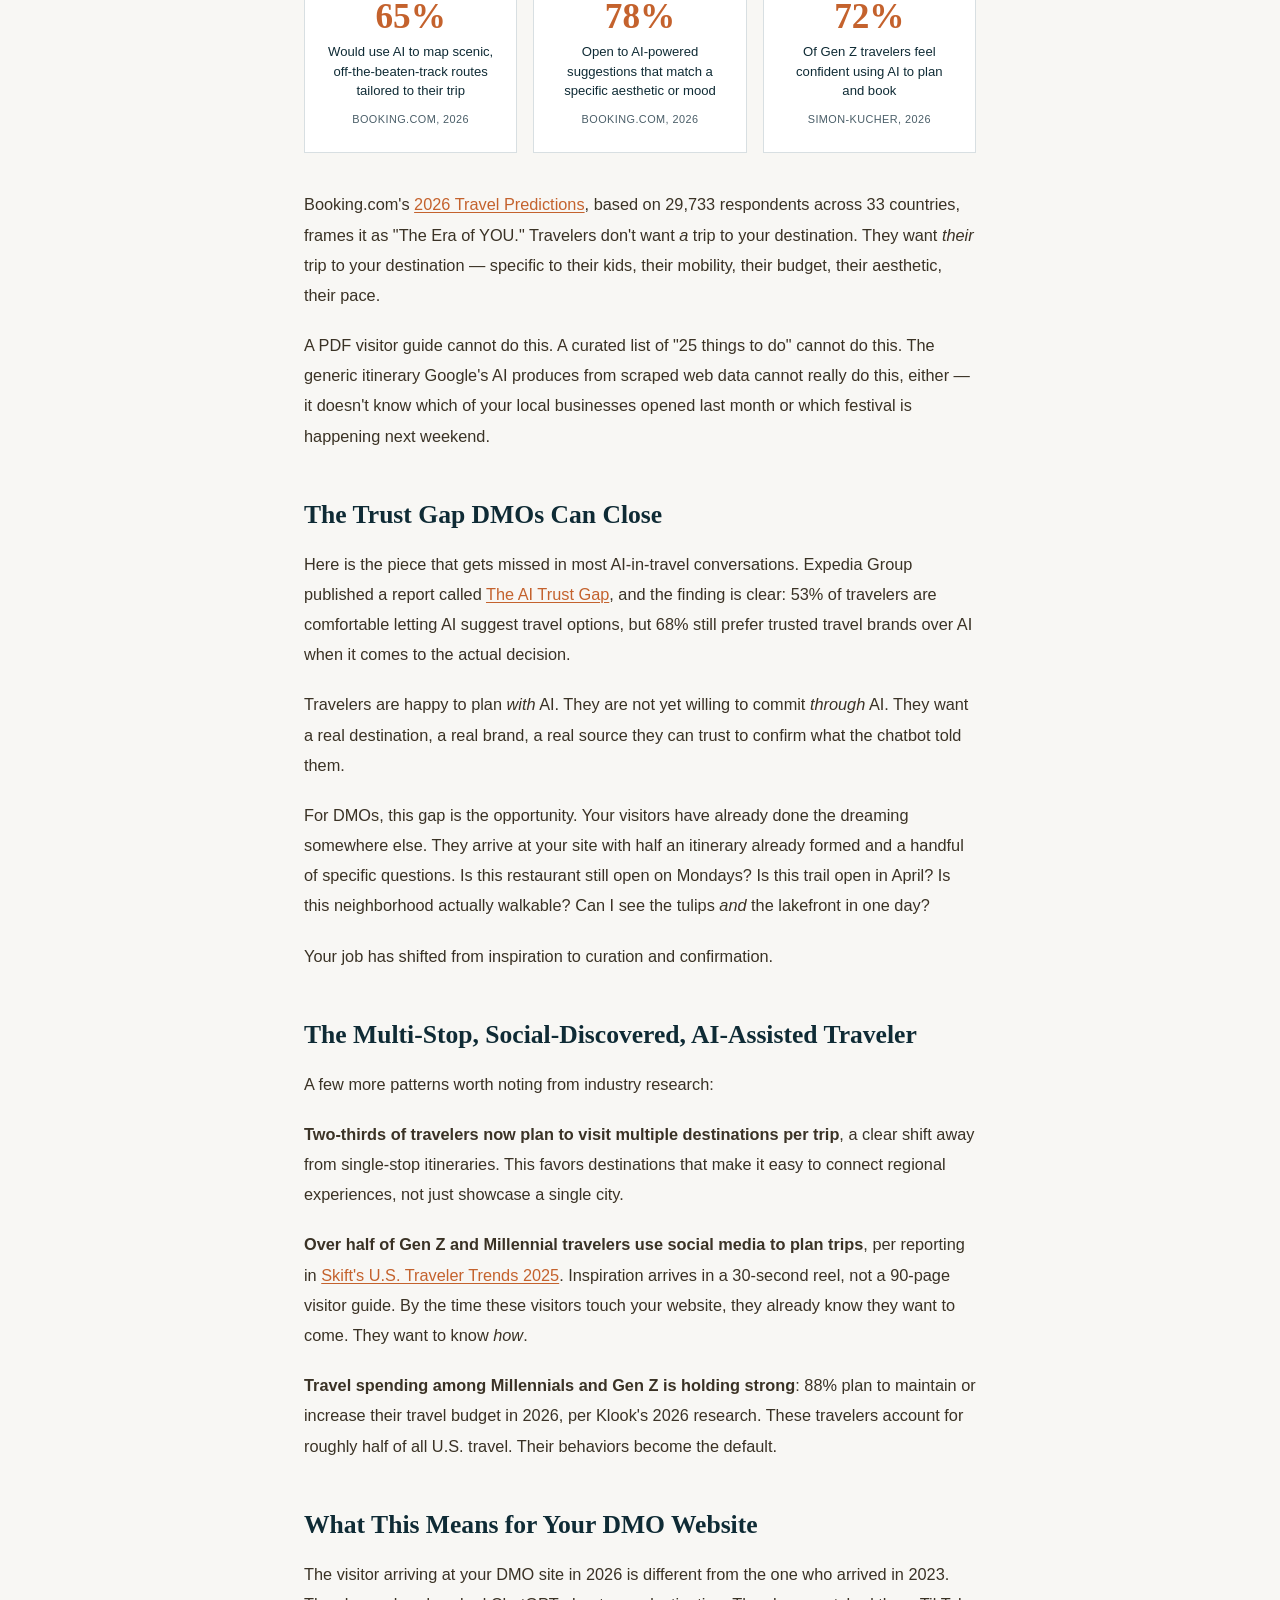
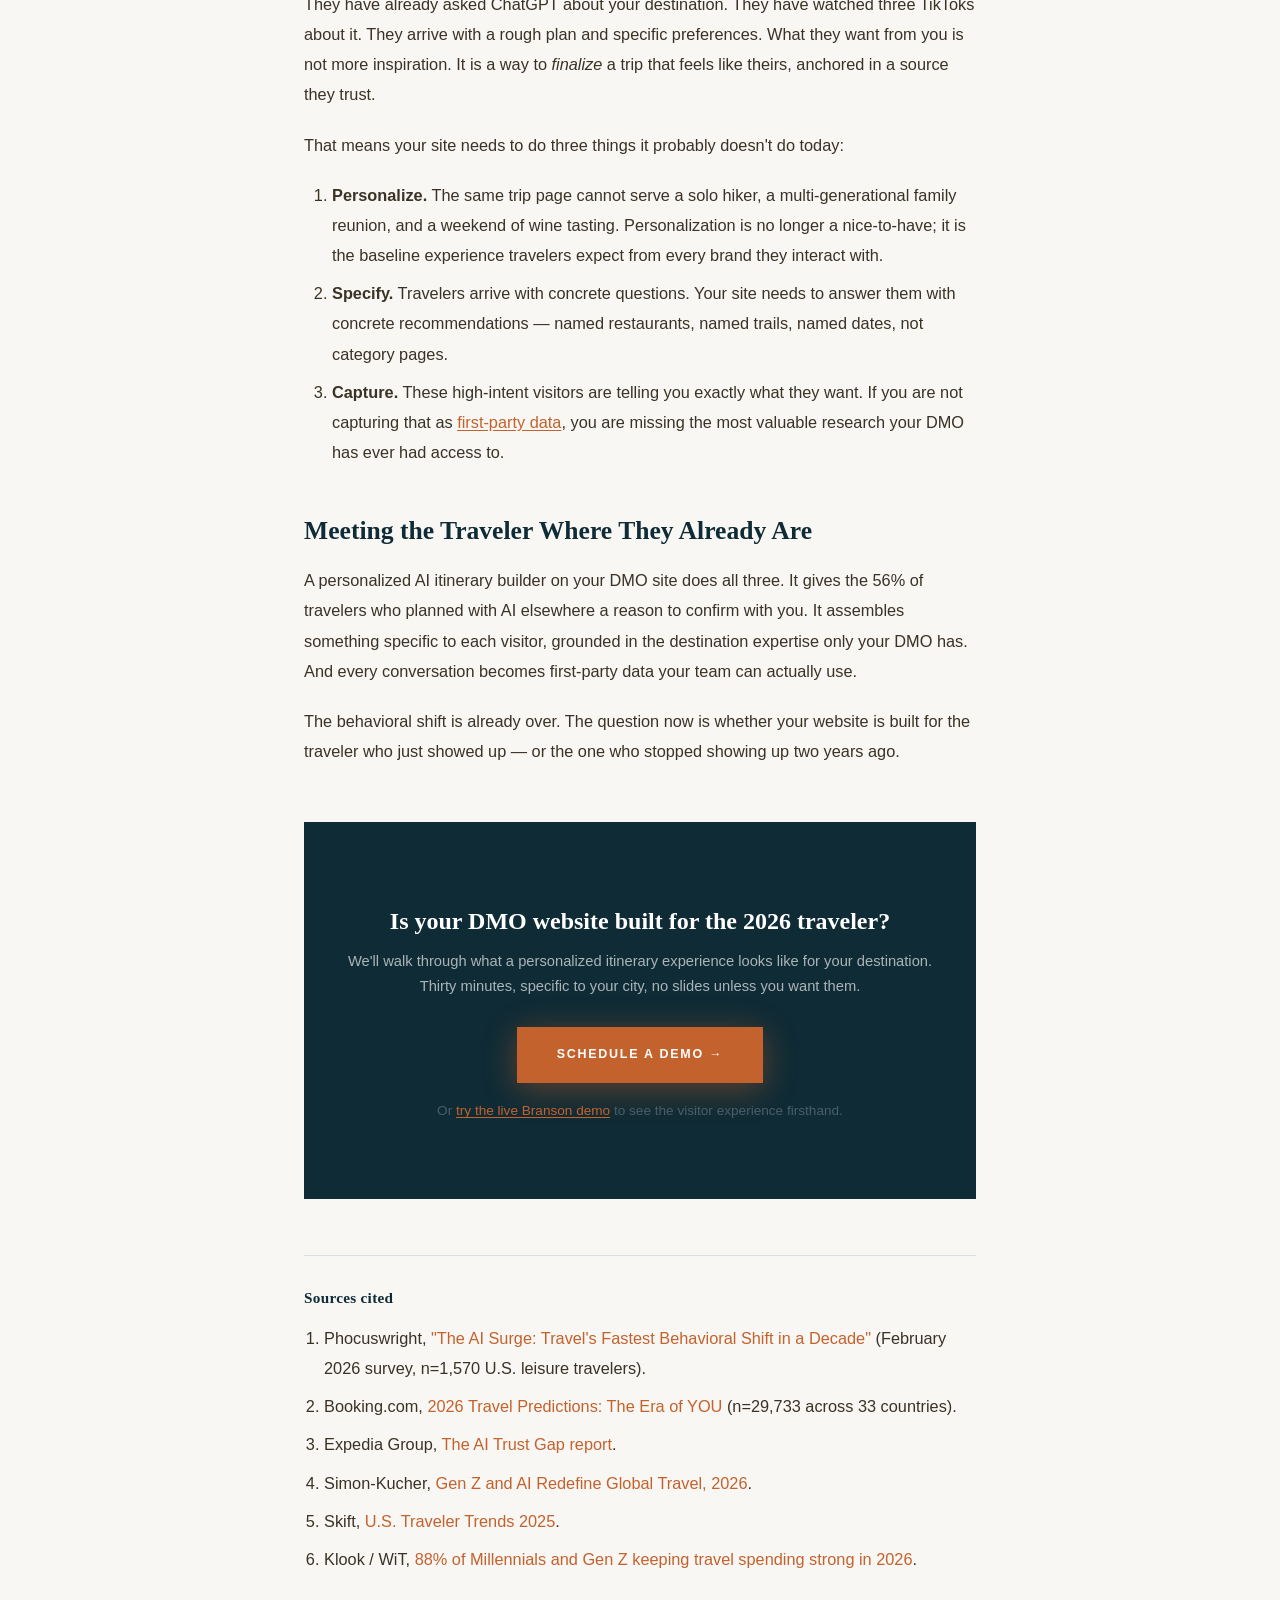
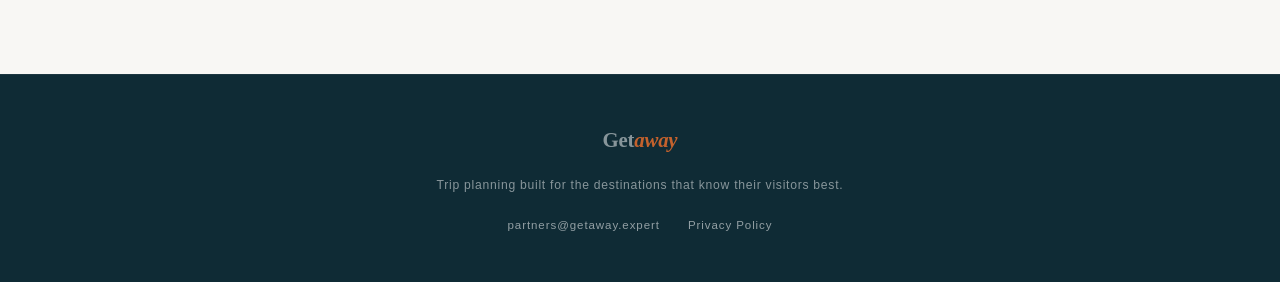
<file: blog/what-travelers-expect-2026/index.html>
<!DOCTYPE html>
<html lang="en">
<head>
  <meta charset="UTF-8" />
  <meta name="viewport" content="width=device-width, initial-scale=1.0" />
  <!-- Privacy-friendly analytics by Plausible -->
  <script async src="https://plausible.io/js/pa-X74QWpJkRjJuQGpa_IUYJ.js"></script>
  <script>
    window.plausible=window.plausible||function(){(plausible.q=plausible.q||[]).push(arguments)},plausible.init=plausible.init||function(i){plausible.o=i||{}};
    plausible.init()
  </script>

  <title>What Today's Traveler Expects Before They Book | Getaway.expert Partners</title>
  <meta name="description" content="The planning journey changed more in the last 18 months than the previous decade. What industry research says travelers now expect from DMO websites — and where the trust gap sits." />
  <link rel="canonical" href="https://partners.getaway.expert/blog/what-travelers-expect-2026" />
  <link rel="icon" type="image/svg+xml" href="/favicons/favicon.svg" />
  <link rel="icon" type="image/png" sizes="32x32" href="/favicons/favicon-32.png" />
  <link rel="icon" type="image/png" sizes="16x16" href="/favicons/favicon-16.png" />
  <link rel="apple-touch-icon" sizes="180x180" href="/favicons/apple-touch-icon.png" />
  <link rel="manifest" href="/favicons/site.webmanifest" />
  <link rel="shortcut icon" href="/favicons/favicon.ico" />
  <meta name="robots" content="index, follow" />

  <meta property="og:type" content="article" />
  <meta property="og:url" content="https://partners.getaway.expert/blog/what-travelers-expect-2026" />
  <meta property="og:title" content="What Today's Traveler Expects Before They Book" />
  <meta property="og:description" content="The planning journey changed more in the last 18 months than the previous decade. What industry research says travelers now expect from DMO websites." />
  <meta property="og:image" content="https://images.unsplash.com/photo-1522199755839-a2bacb67c546?w=1200&q=80" />
  <meta property="og:site_name" content="Getaway" />

  <meta name="twitter:card" content="summary_large_image" />
  <meta name="twitter:title" content="What Today's Traveler Expects Before They Book" />
  <meta name="twitter:description" content="The planning journey changed more in the last 18 months than the previous decade. What industry research says travelers now expect from DMO websites." />
  <meta name="twitter:image" content="https://images.unsplash.com/photo-1522199755839-a2bacb67c546?w=1200&q=80" />

  <script type="application/ld+json">
  {
    "@context": "https://schema.org",
    "@type": "Article",
    "headline": "What Today's Traveler Expects Before They Book",
    "author": {
      "@type": "Person",
      "name": "Laurie Laramie"
    },
    "publisher": {
      "@type": "Organization",
      "name": "Getaway",
      "url": "https://partners.getaway.expert"
    },
    "datePublished": "2026-04-07",
    "image": "https://images.unsplash.com/photo-1522199755839-a2bacb67c546?w=1200&q=80",
    "description": "The planning journey changed more in the last 18 months than the previous decade. What industry research says travelers now expect from DMO websites.",
    "mainEntityOfPage": {
      "@type": "WebPage",
      "@id": "https://partners.getaway.expert/blog/what-travelers-expect-2026"
    }
  }
  </script>

  <script type="application/ld+json">
  {
    "@context": "https://schema.org",
    "@type": "BreadcrumbList",
    "itemListElement": [
      { "@type": "ListItem", "position": 1, "name": "Home", "item": "https://partners.getaway.expert/" },
      { "@type": "ListItem", "position": 2, "name": "Blog", "item": "https://partners.getaway.expert/blog" },
      { "@type": "ListItem", "position": 3, "name": "What Today's Traveler Expects Before They Book" }
    ]
  }
  </script>

  <meta http-equiv="Content-Security-Policy" content="default-src 'self'; script-src 'self' 'unsafe-inline' https://plausible.io; style-src 'self' 'unsafe-inline' https://fonts.googleapis.com; font-src https://fonts.gstatic.com; img-src 'self' https://images.unsplash.com data:; connect-src https://plausible.io; frame-ancestors 'none';" />

  <link rel="preconnect" href="https://fonts.googleapis.com" />
  <link rel="preconnect" href="https://fonts.gstatic.com" crossorigin />
  <link href="https://fonts.googleapis.com/css2?family=Playfair+Display:ital,wght@0,700;0,800;1,400;1,700&family=Jost:wght@300;400;500;600;700&family=Libre+Baskerville:ital,wght@0,400;1,400&display=swap" rel="stylesheet" />
  <link rel="stylesheet" href="/styles.css" />

  <style>
    /* ── POST HERO ── */
    .post-hero {
      min-height: 440px; background: #0A1F28; position: relative;
      display: flex; flex-direction: column; align-items: center; justify-content: center;
      text-align: center; padding: 160px 24px 80px; overflow: hidden;
    }
    .hero-bg {
      position: absolute; inset: 0;
      background-image: url('https://images.unsplash.com/photo-1522199755839-a2bacb67c546?w=1800&q=75');
      background-size: cover; background-position: center; opacity: 0.18;
    }
    .hero-grain {
      position: absolute; inset: 0;
      background-image: url("data:image/svg+xml,%3Csvg viewBox='0 0 256 256' xmlns='http://www.w3.org/2000/svg'%3E%3Cfilter id='n'%3E%3CfeTurbulence type='fractalNoise' baseFrequency='0.9' numOctaves='4' stitchTiles='stitch'/%3E%3C/filter%3E%3Crect width='100%25' height='100%25' filter='url(%23n)' opacity='0.04'/%3E%3C/svg%3E");
      pointer-events: none;
    }
    .hero-top-rule { position: absolute; top: 0; left: 0; right: 0; height: 5px; background: var(--terra); }
    .post-hero-content { position: relative; z-index: 2; max-width: 760px; }
    .post-hero-eyebrow {
      font-size: 0.62rem; font-weight: 600; letter-spacing: 0.45em;
      text-transform: uppercase; color: var(--teal-light); margin-bottom: 24px;
    }
    .post-hero-title {
      font-family: var(--font-playfair); font-size: clamp(1.8rem, 4vw, 2.8rem);
      font-weight: 800; color: #fff; line-height: 1.15; margin-bottom: 28px;
      letter-spacing: -0.02em;
    }
    .post-hero-rule { width: 48px; height: 2px; background: var(--terra); margin: 0 auto 24px; opacity: 0.8; }
    .post-hero-meta {
      font-size: 0.8rem; color: rgba(255,255,255,0.55); letter-spacing: 0.04em;
    }
    .post-hero-meta span { margin: 0 8px; opacity: 0.4; }

    /* ── ARTICLE BODY ── */
    .article-body {
      max-width: 720px; margin: 0 auto; padding: 64px 24px 80px;
    }
    .article-body h2 {
      font-family: var(--font-playfair); font-size: 1.6rem; font-weight: 700;
      color: var(--ink); margin: 48px 0 18px; line-height: 1.25;
    }
    .article-body h2:first-child { margin-top: 0; }
    .article-body h3 {
      font-family: var(--font-playfair); font-size: 1.25rem; font-weight: 700;
      color: var(--ink); margin: 36px 0 12px; line-height: 1.3;
    }
    .article-body p {
      font-family: var(--font-jost); font-size: 1.02rem; color: #3a3225;
      line-height: 1.85; margin-bottom: 20px;
    }
    .article-body a { color: var(--terra); text-decoration: underline; text-underline-offset: 2px; }
    .article-body a:hover { color: var(--terra-light); }
    .article-body ul, .article-body ol {
      margin: 0 0 20px 28px; font-family: var(--font-jost); font-size: 1.02rem;
      color: #3a3225; line-height: 1.85;
    }
    .article-body li { margin-bottom: 8px; }

    /* Pullquote */
    .pullquote {
      border-left: 4px solid var(--terra); background: var(--mag-white);
      padding: 28px 32px; margin: 36px 0;
    }
    .pullquote p {
      font-family: var(--font-playfair); font-style: italic; font-size: 1.15rem;
      color: var(--ink); line-height: 1.6; margin-bottom: 0;
    }

    /* Stat cards */
    .stat-grid {
      display: grid; grid-template-columns: repeat(3, 1fr);
      gap: 16px; margin: 36px 0;
    }
    .stat-card {
      background: var(--mag-white); border: 1px solid var(--rule);
      padding: 24px 20px; text-align: center;
    }
    .stat-number {
      font-family: var(--font-playfair); font-size: 2.2rem; font-weight: 800;
      color: var(--terra); line-height: 1; margin-bottom: 8px;
    }
    .stat-label {
      font-family: var(--font-jost); font-size: 0.82rem; color: var(--ink);
      line-height: 1.5;
    }
    .stat-source {
      font-size: 0.68rem; color: var(--warm-gray); margin-top: 10px;
      letter-spacing: 0.04em; text-transform: uppercase;
    }

    /* Sources list */
    .sources {
      margin-top: 56px; padding-top: 28px; border-top: 1px solid var(--rule);
      font-family: var(--font-jost); font-size: 0.82rem; color: var(--warm-gray);
      line-height: 1.8;
    }
    .sources h4 {
      font-family: var(--font-playfair); font-size: 0.95rem; font-weight: 700;
      color: var(--ink); margin-bottom: 12px; letter-spacing: 0.02em;
    }
    .sources ol { margin-left: 20px; }
    .sources a { color: var(--terra); text-decoration: none; }
    .sources a:hover { text-decoration: underline; }

    /* CTA Box */
    .article-cta {
      background: var(--ink); padding: 48px 40px; text-align: center;
      margin: 56px 0 0;
    }
    .article-cta h3 {
      font-family: var(--font-playfair); font-size: 1.5rem; font-weight: 700;
      color: #fff; margin-bottom: 12px;
    }
    .article-cta p {
      font-family: var(--font-jost); font-size: 0.92rem; color: rgba(255,255,255,0.65);
      margin-bottom: 28px; line-height: 1.7;
    }
    .article-cta .btn-primary {
      padding: 18px 40px; background: var(--terra); color: #fff;
      font-family: var(--font-jost); font-size: 0.78rem; font-weight: 700;
      letter-spacing: 0.14em; text-transform: uppercase; border: none;
      cursor: pointer; text-decoration: none; display: inline-block;
      transition: background 0.2s, transform 0.15s, box-shadow 0.2s;
      box-shadow: 0 6px 32px rgba(196,98,45,0.45);
    }
    .article-cta .btn-primary:hover {
      background: var(--terra-light); transform: translateY(-2px);
      box-shadow: 0 10px 40px rgba(196,98,45,0.5);
    }

    /* ── RESPONSIVE ── */
    @media (max-width: 640px) {
      .post-hero { padding: 140px 20px 60px; min-height: 360px; }
      .article-body { padding: 48px 20px 60px; }
      .article-cta { padding: 36px 24px; }
      .pullquote { padding: 20px 24px; margin: 28px 0; }
      .stat-grid { grid-template-columns: 1fr; }
    }
  </style>
</head>
<body>
  <a href="#main" class="skip-link">Skip to main content</a>

  <!-- NAV -->
  <nav class="site-nav">
    <a href="/" class="nav-logo"><svg class="nav-home-icon" viewBox="0 0 24 24"><path d="M3 9l9-7 9 7v11a2 2 0 0 1-2 2H5a2 2 0 0 1-2-2z"/><polyline points="9 22 9 12 15 12 15 22"/></svg>Get<em>away</em></a>
    <ul class="nav-links">
      <li><a href="/white-label-ai-itinerary-builder">Product</a></li>
      <li><a href="/faq">FAQ</a></li>
      <li><a href="/compare">Compare</a></li>
      <li><a href="/blog">Blog</a></li>
      <li><a href="/#contact" class="nav-cta">Schedule a Demo</a></li>
    </ul>
    <button class="nav-hamburger" id="hamburger" aria-label="Open menu">
      <span></span><span></span><span></span>
    </button>
  </nav>

  <!-- MOBILE MENU -->
  <div class="mobile-menu" id="mobileMenu">
    <a href="/white-label-ai-itinerary-builder" onclick="closeMobile()">Product</a>
    <a href="/faq" onclick="closeMobile()">FAQ</a>
    <a href="/compare" onclick="closeMobile()">Compare</a>
    <a href="/blog" onclick="closeMobile()">Blog</a>
    <a href="/#contact" class="mobile-cta" onclick="closeMobile()">Schedule a Demo &rarr;</a>
  </div>

  <main id="main">
  <!-- POST HERO -->
  <section class="post-hero">
    <div class="hero-bg"></div>
    <div class="hero-grain"></div>
    <div class="hero-top-rule"></div>
    <div class="post-hero-content">
      <div class="post-hero-eyebrow">Traveler Behavior &middot; 2026 Research</div>
      <h1 class="post-hero-title">What Today's Traveler Expects Before They Book</h1>
      <div class="post-hero-rule"></div>
      <div class="post-hero-meta">
        Laurie Laramie <span>&middot;</span> April 7, 2026 <span>&middot;</span> 8 min read
      </div>
    </div>
  </section>

  <!-- BREADCRUMB -->
  <nav aria-label="Breadcrumb" style="max-width:720px;margin:0 auto;padding:28px 24px 0;">
    <ol style="list-style:none;display:flex;align-items:center;gap:8px;font-size:0.72rem;font-weight:500;letter-spacing:0.06em;">
      <li><a href="/" style="color:var(--warm-gray);text-decoration:none;">Home</a></li>
      <li style="color:var(--rule);">/</li>
      <li><a href="/blog" style="color:var(--warm-gray);text-decoration:none;">Blog</a></li>
      <li style="color:var(--rule);">/</li>
      <li style="color:var(--terra);">What Travelers Expect</li>
    </ol>
  </nav>

  <!-- ARTICLE BODY -->
  <div class="article-body">

    <p>In the last 18 months, travel planning changed more than it did in the previous decade. Not incrementally. Structurally.</p>

    <p>In February 2026, <a href="https://www.phocuswright.com/Travel-Research/Consumer-Trends/The-AI-Surge-Travels-Fastest-Behavioral-Shift-in-a-Decade" target="_blank" rel="noopener noreferrer">Phocuswright surveyed 1,570 U.S. leisure travelers</a>. Fifty-six percent had used AI for at least one trip in the past 12 months &mdash; up from 43% just four months earlier, and more than double the share from 2024. Phocuswright called it <em>"the fastest behavioral shift in a decade."</em></p>

    <p>If you run a DMO, a CVB, or a tourism board, this shift has already reshaped what visitors want from you. The planning journey no longer starts on your website. It ends there. That changes what your site needs to do.</p>

    <h2>The New Planning Funnel</h2>

    <p>The old funnel was linear: search a keyword, land on a destination site, browse a visitor guide, bookmark a few pages, leave, come back, book. It was messy and inefficient, but it ran through the DMO website. Your site was the planning hub.</p>

    <p>The new funnel isn't linear at all. It starts in a chat window. Phocuswright's research found that generative AI platforms &mdash; ChatGPT, Gemini, Claude &mdash; now account for 33% of trip research, quintupled since 2024 and closing in on general search engines at 35%. Travelers describe what they want in plain language and get a rough itinerary in seconds.</p>

    <p>Then something interesting happens. They don't book from the chatbot.</p>

    <div class="pullquote">
      <p>Only 8% of travelers said AI answers alone were sufficient. The other 92% verify. They look for an authoritative source. That source is still, for now, you.</p>
    </div>

    <h2>What Travelers Want Now</h2>

    <p>Three data points worth holding next to each other:</p>

    <div class="stat-grid">
      <div class="stat-card">
        <div class="stat-number">65%</div>
        <div class="stat-label">Would use AI to map scenic, off-the-beaten-track routes tailored to their trip</div>
        <div class="stat-source">Booking.com, 2026</div>
      </div>
      <div class="stat-card">
        <div class="stat-number">78%</div>
        <div class="stat-label">Open to AI-powered suggestions that match a specific aesthetic or mood</div>
        <div class="stat-source">Booking.com, 2026</div>
      </div>
      <div class="stat-card">
        <div class="stat-number">72%</div>
        <div class="stat-label">Of Gen Z travelers feel confident using AI to plan and book</div>
        <div class="stat-source">Simon-Kucher, 2026</div>
      </div>
    </div>

    <p>Booking.com's <a href="https://news.booking.com/the-era-of-you-bookingcom-predicts-the-top-trends-defining-travel-in-2026-with-individuality-taking-center-stage/" target="_blank" rel="noopener noreferrer">2026 Travel Predictions</a>, based on 29,733 respondents across 33 countries, frames it as "The Era of YOU." Travelers don't want <em>a</em> trip to your destination. They want <em>their</em> trip to your destination &mdash; specific to their kids, their mobility, their budget, their aesthetic, their pace.</p>

    <p>A PDF visitor guide cannot do this. A curated list of "25 things to do" cannot do this. The generic itinerary Google's AI produces from scraped web data cannot really do this, either &mdash; it doesn't know which of your local businesses opened last month or which festival is happening next weekend.</p>

    <h2>The Trust Gap DMOs Can Close</h2>

    <p>Here is the piece that gets missed in most AI-in-travel conversations. Expedia Group published a report called <a href="https://www.stocktitan.net/news/EXPE/expedia-group-reveals-the-ai-trust-gap-travelers-embrace-ai-for-qe4tlvya4599.html" target="_blank" rel="noopener noreferrer">The AI Trust Gap</a>, and the finding is clear: 53% of travelers are comfortable letting AI suggest travel options, but 68% still prefer trusted travel brands over AI when it comes to the actual decision.</p>

    <p>Travelers are happy to plan <em>with</em> AI. They are not yet willing to commit <em>through</em> AI. They want a real destination, a real brand, a real source they can trust to confirm what the chatbot told them.</p>

    <p>For DMOs, this gap is the opportunity. Your visitors have already done the dreaming somewhere else. They arrive at your site with half an itinerary already formed and a handful of specific questions. Is this restaurant still open on Mondays? Is this trail open in April? Is this neighborhood actually walkable? Can I see the tulips <em>and</em> the lakefront in one day?</p>

    <p>Your job has shifted from inspiration to curation and confirmation.</p>

    <h2>The Multi-Stop, Social-Discovered, AI-Assisted Traveler</h2>

    <p>A few more patterns worth noting from industry research:</p>

    <p><strong>Two-thirds of travelers now plan to visit multiple destinations per trip</strong>, a clear shift away from single-stop itineraries. This favors destinations that make it easy to connect regional experiences, not just showcase a single city.</p>

    <p><strong>Over half of Gen Z and Millennial travelers use social media to plan trips</strong>, per reporting in <a href="https://skift.com/2025/07/31/u-s-traveler-trends-2025-more-social-media-and-ai-a-rebound-for-online-travel-agencies/" target="_blank" rel="noopener noreferrer">Skift's U.S. Traveler Trends 2025</a>. Inspiration arrives in a 30-second reel, not a 90-page visitor guide. By the time these visitors touch your website, they already know they want to come. They want to know <em>how</em>.</p>

    <p><strong>Travel spending among Millennials and Gen Z is holding strong</strong>: 88% plan to maintain or increase their travel budget in 2026, per Klook's 2026 research. These travelers account for roughly half of all U.S. travel. Their behaviors become the default.</p>

    <h2>What This Means for Your DMO Website</h2>

    <p>The visitor arriving at your DMO site in 2026 is different from the one who arrived in 2023. They have already asked ChatGPT about your destination. They have watched three TikToks about it. They arrive with a rough plan and specific preferences. What they want from you is not more inspiration. It is a way to <em>finalize</em> a trip that feels like theirs, anchored in a source they trust.</p>

    <p>That means your site needs to do three things it probably doesn't do today:</p>

    <ol>
      <li><strong>Personalize.</strong> The same trip page cannot serve a solo hiker, a multi-generational family reunion, and a weekend of wine tasting. Personalization is no longer a nice-to-have; it is the baseline experience travelers expect from every brand they interact with.</li>
      <li><strong>Specify.</strong> Travelers arrive with concrete questions. Your site needs to answer them with concrete recommendations &mdash; named restaurants, named trails, named dates, not category pages.</li>
      <li><strong>Capture.</strong> These high-intent visitors are telling you exactly what they want. If you are not capturing that as <a href="/blog/first-party-data-ai-itinerary-tools">first-party data</a>, you are missing the most valuable research your DMO has ever had access to.</li>
    </ol>

    <h2>Meeting the Traveler Where They Already Are</h2>

    <p>A personalized AI itinerary builder on your DMO site does all three. It gives the 56% of travelers who planned with AI elsewhere a reason to confirm with you. It assembles something specific to each visitor, grounded in the destination expertise only your DMO has. And every conversation becomes first-party data your team can actually use.</p>

    <p>The behavioral shift is already over. The question now is whether your website is built for the traveler who just showed up &mdash; or the one who stopped showing up two years ago.</p>

    <!-- CTA -->
    <div class="article-cta">
      <h3>Is your DMO website built for the 2026 traveler?</h3>
      <p>We&#39;ll walk through what a personalized itinerary experience looks like for your destination. Thirty minutes, specific to your city, no slides unless you want them.</p>
      <a href="/#contact" class="btn-primary">Schedule a Demo &rarr;</a>
      <p style="margin-top:16px;font-size:0.85rem;color:var(--warm-gray);">Or <a href="https://bransonmoprototype.up.railway.app" target="_blank" rel="noopener noreferrer" style="color:var(--terra);">try the live Branson demo</a> to see the visitor experience firsthand.</p>
    </div>

    <!-- SOURCES -->
    <div class="sources">
      <h4>Sources cited</h4>
      <ol>
        <li>Phocuswright, <a href="https://www.phocuswright.com/Travel-Research/Consumer-Trends/The-AI-Surge-Travels-Fastest-Behavioral-Shift-in-a-Decade" target="_blank" rel="noopener noreferrer">"The AI Surge: Travel's Fastest Behavioral Shift in a Decade"</a> (February 2026 survey, n=1,570 U.S. leisure travelers).</li>
        <li>Booking.com, <a href="https://news.booking.com/the-era-of-you-bookingcom-predicts-the-top-trends-defining-travel-in-2026-with-individuality-taking-center-stage/" target="_blank" rel="noopener noreferrer">2026 Travel Predictions: The Era of YOU</a> (n=29,733 across 33 countries).</li>
        <li>Expedia Group, <a href="https://www.stocktitan.net/news/EXPE/expedia-group-reveals-the-ai-trust-gap-travelers-embrace-ai-for-qe4tlvya4599.html" target="_blank" rel="noopener noreferrer">The AI Trust Gap report</a>.</li>
        <li>Simon-Kucher, <a href="https://www.simon-kucher.com/en/who-we-are/newsroom/gen-z-and-ai-redefine-global-travel-2026-marks-new-era-digital-discovery-and" target="_blank" rel="noopener noreferrer">Gen Z and AI Redefine Global Travel, 2026</a>.</li>
        <li>Skift, <a href="https://skift.com/2025/07/31/u-s-traveler-trends-2025-more-social-media-and-ai-a-rebound-for-online-travel-agencies/" target="_blank" rel="noopener noreferrer">U.S. Traveler Trends 2025</a>.</li>
        <li>Klook / WiT, <a href="https://www.webintravel.com/88-of-millennials-and-gen-z-keeping-travel-spending-strong-in-2026/" target="_blank" rel="noopener noreferrer">88% of Millennials and Gen Z keeping travel spending strong in 2026</a>.</li>
      </ol>
    </div>

  </div>

  </main>

  <!-- FOOTER -->
  <footer>
    <a href="/" class="logo">Get<em>away</em></a>
    <span class="tagline">Trip planning built for the destinations that know their visitors best.</span>
    <nav class="footer-nav">
      <a href="mailto:partners@getaway.expert">partners@getaway.expert</a>
      <a href="/privacy">Privacy Policy</a>
    </nav>
  </footer>

  <script>
    const hamburger = document.getElementById('hamburger');
    const mobileMenu = document.getElementById('mobileMenu');
    hamburger.addEventListener('click', () => {
      hamburger.classList.toggle('open');
      mobileMenu.classList.toggle('open');
    });
    function closeMobile() {
      hamburger.classList.remove('open');
      mobileMenu.classList.remove('open');
    }
  </script>

</body>
</html>
</file>
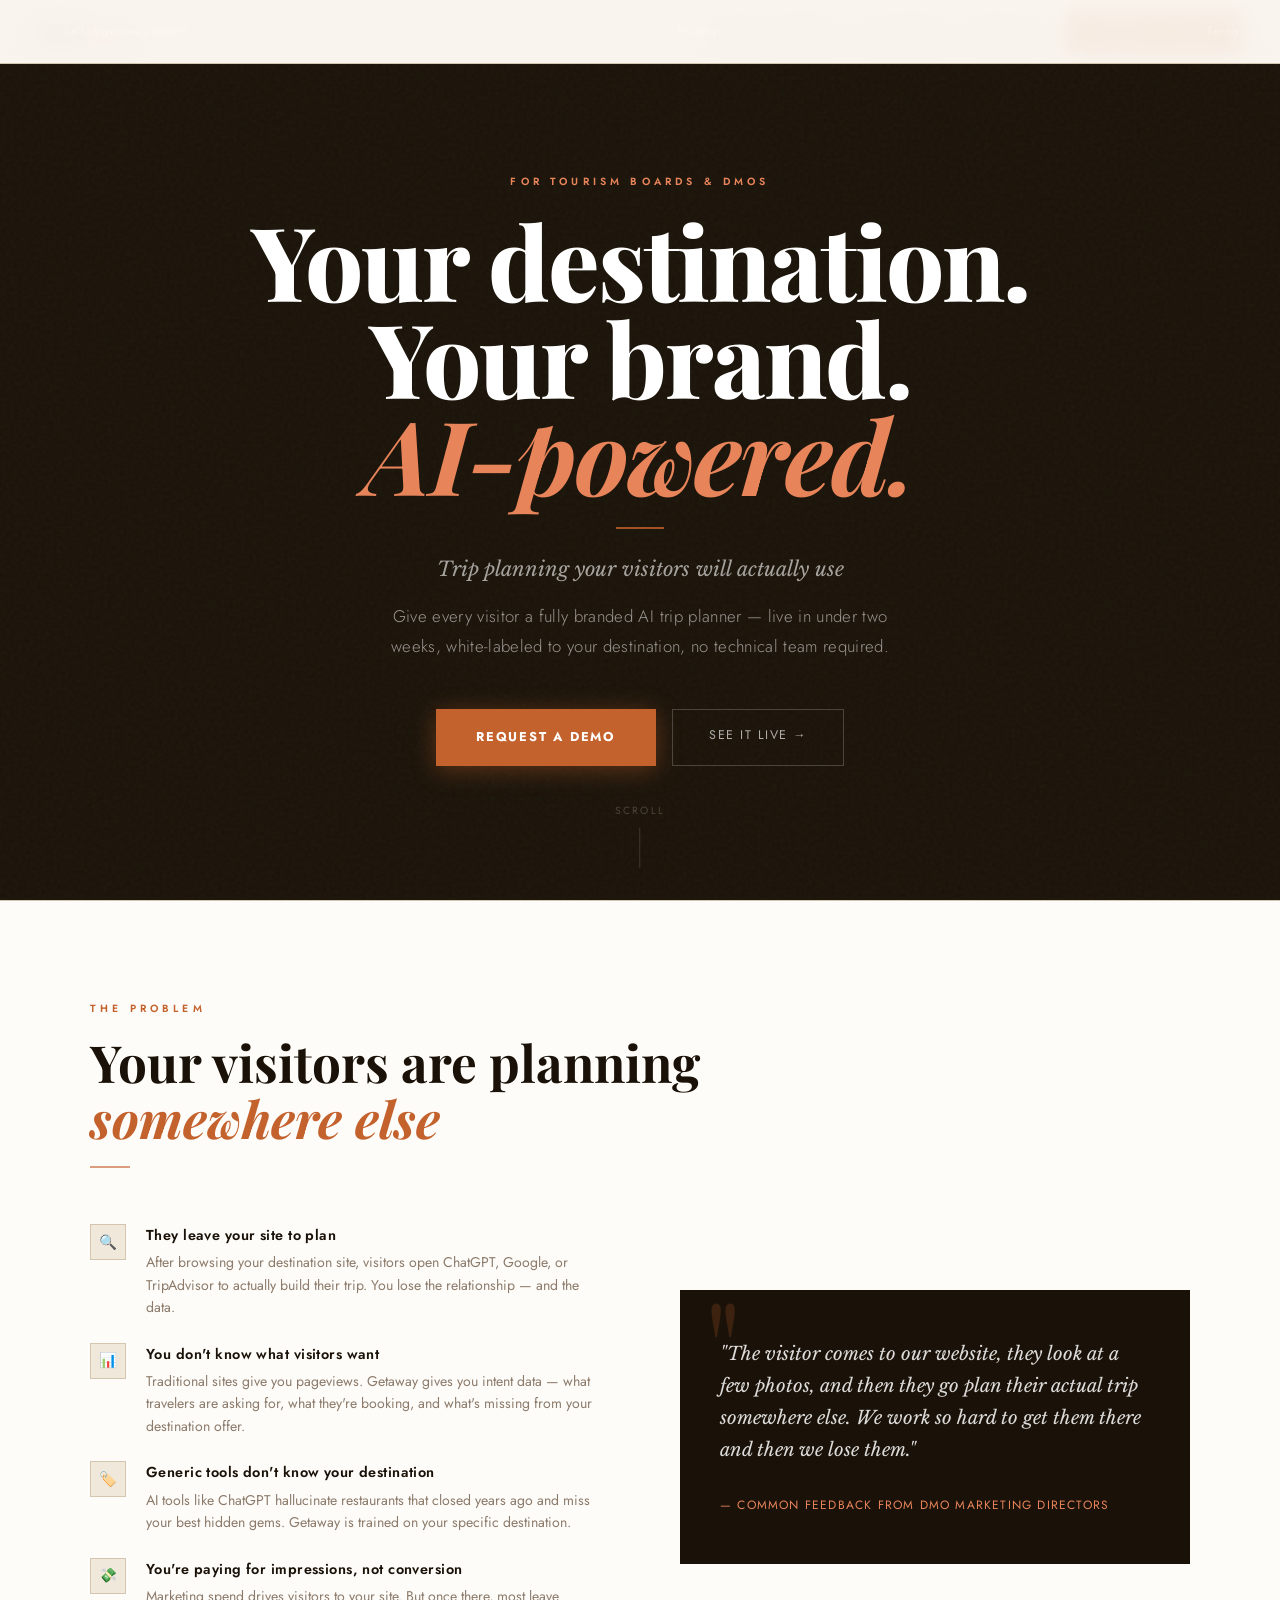
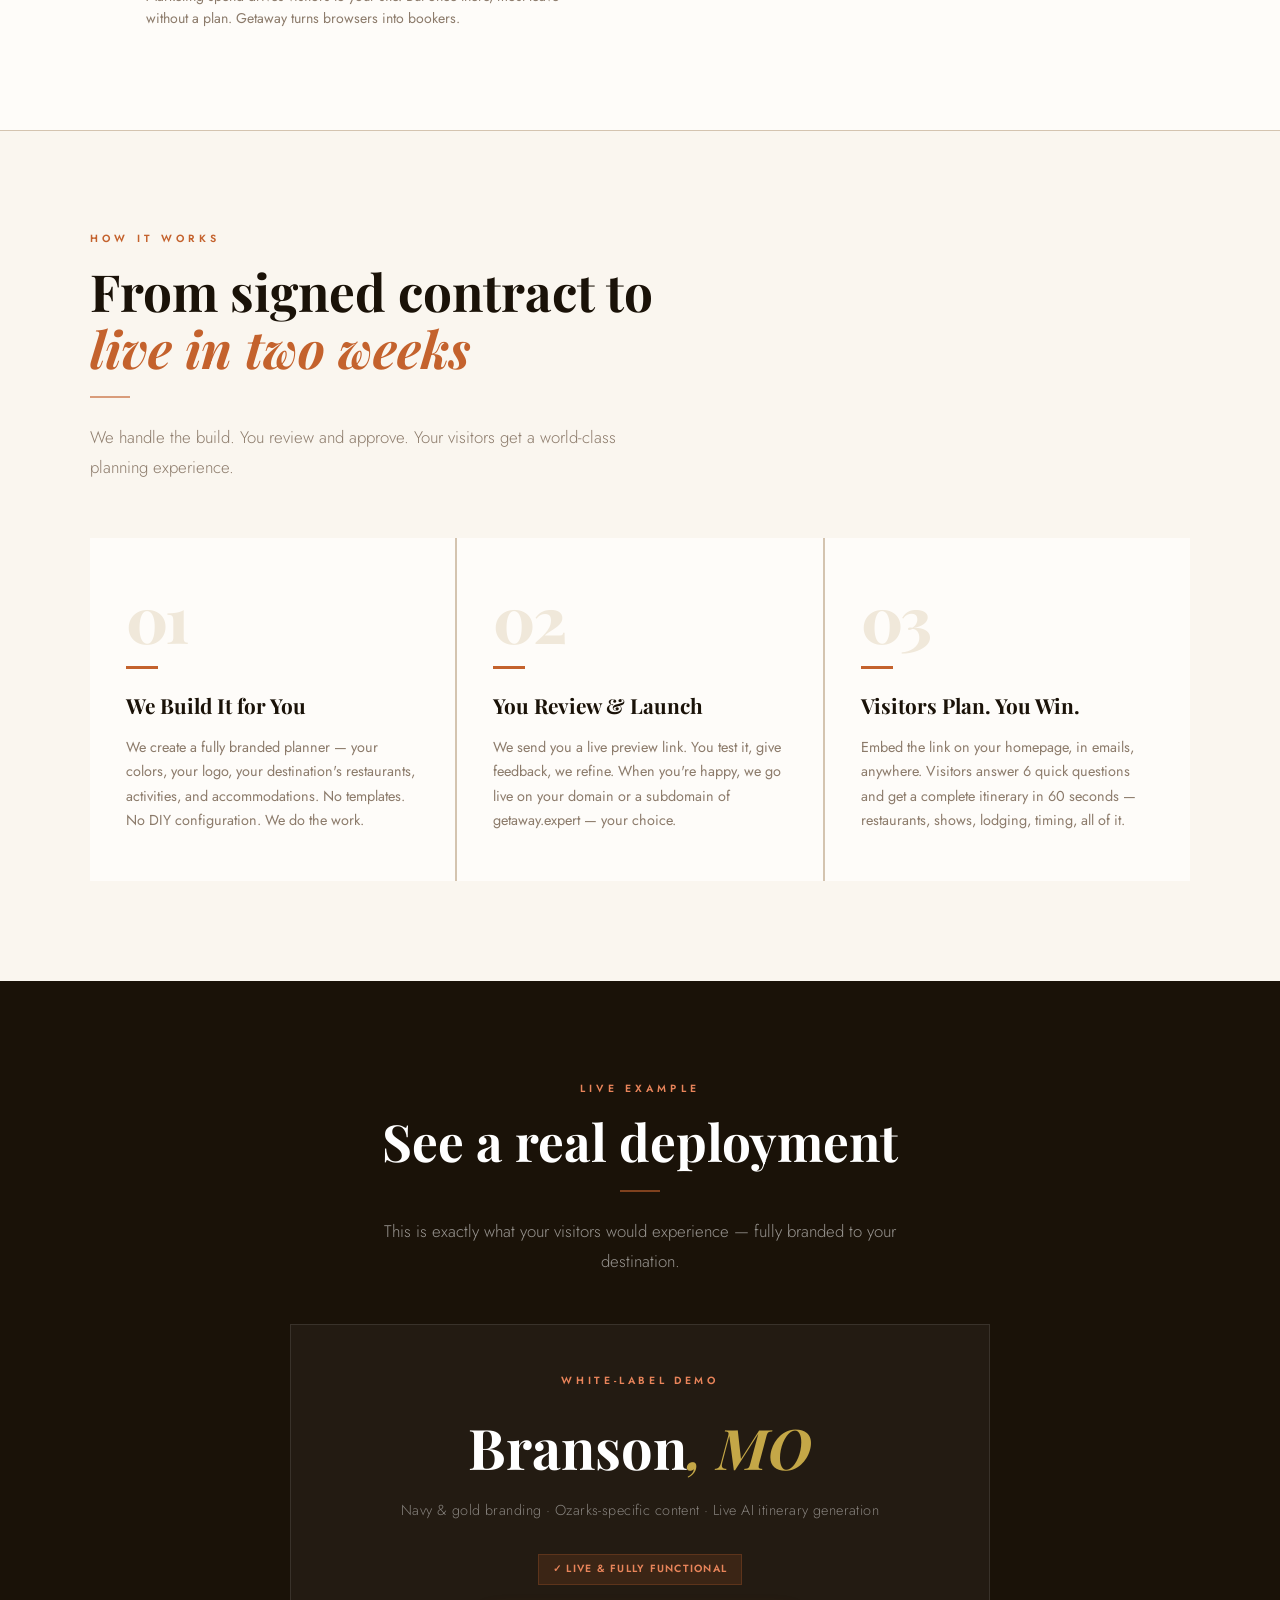
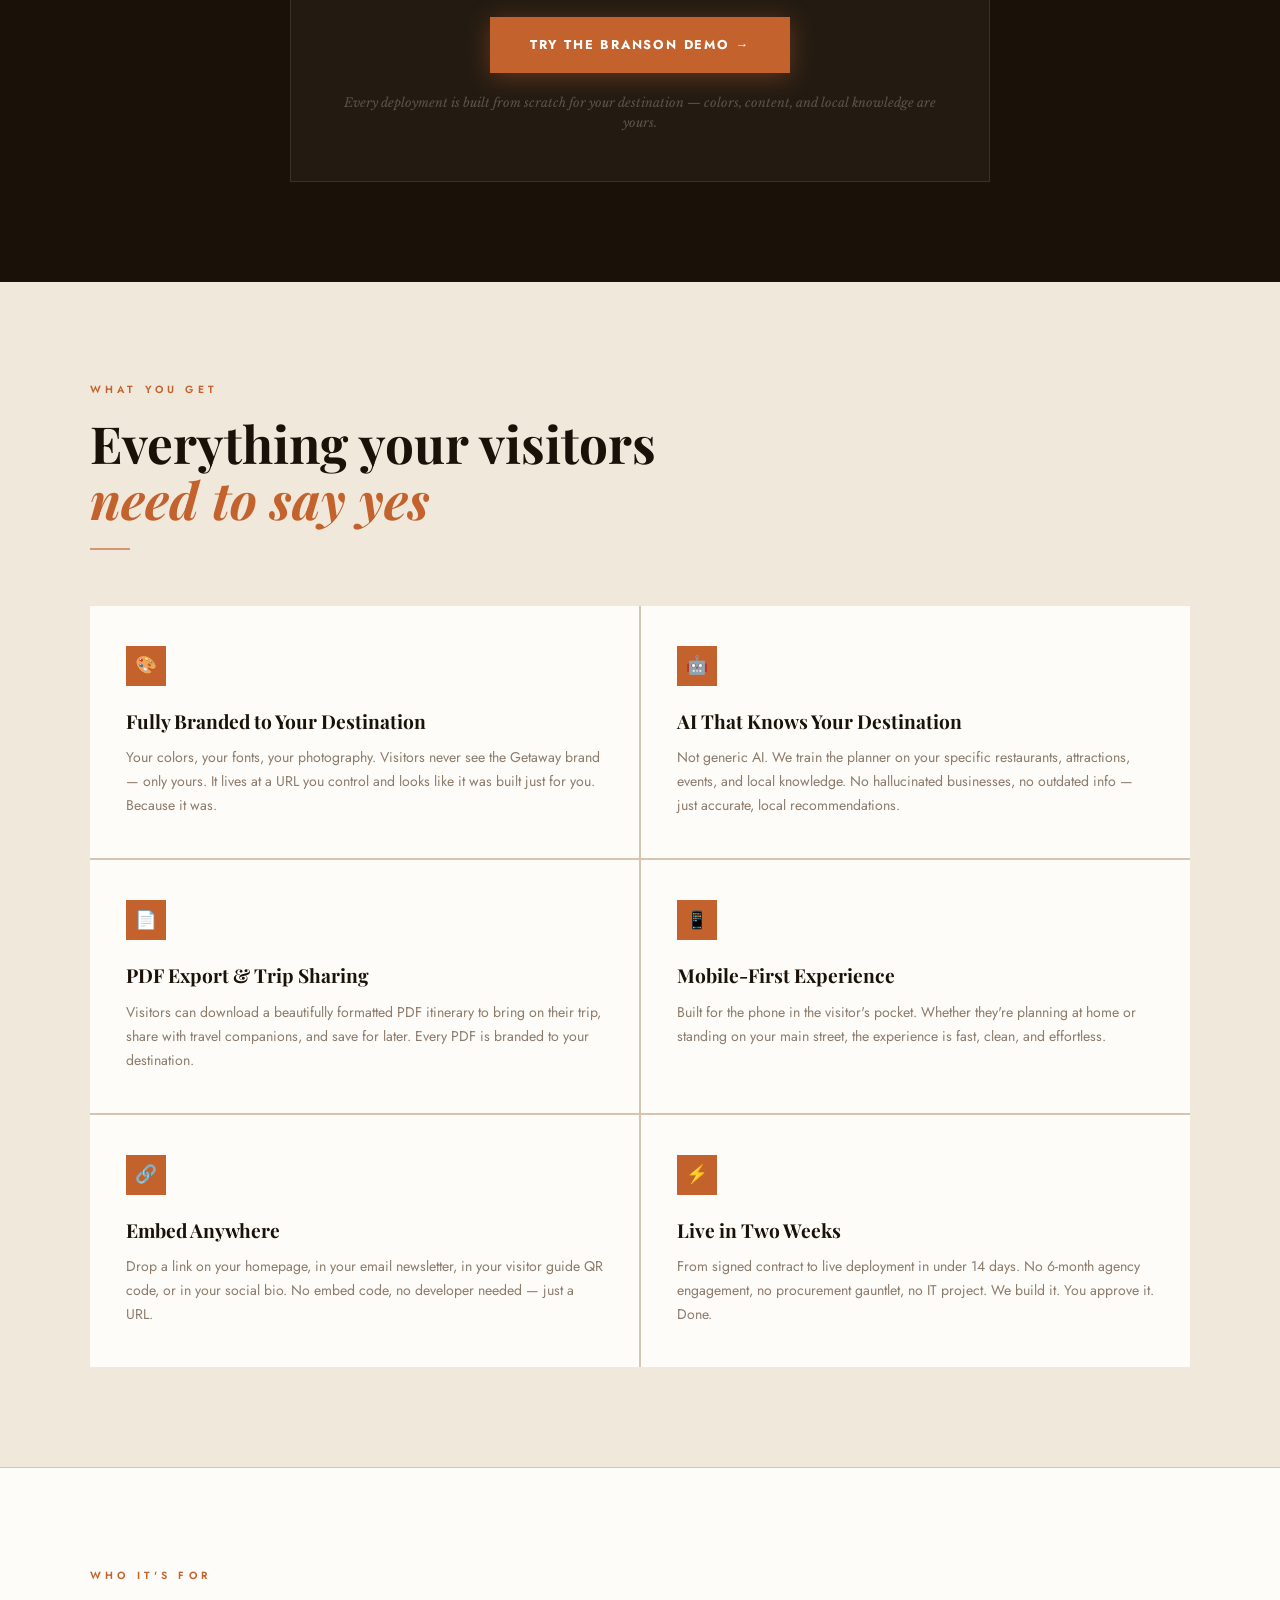
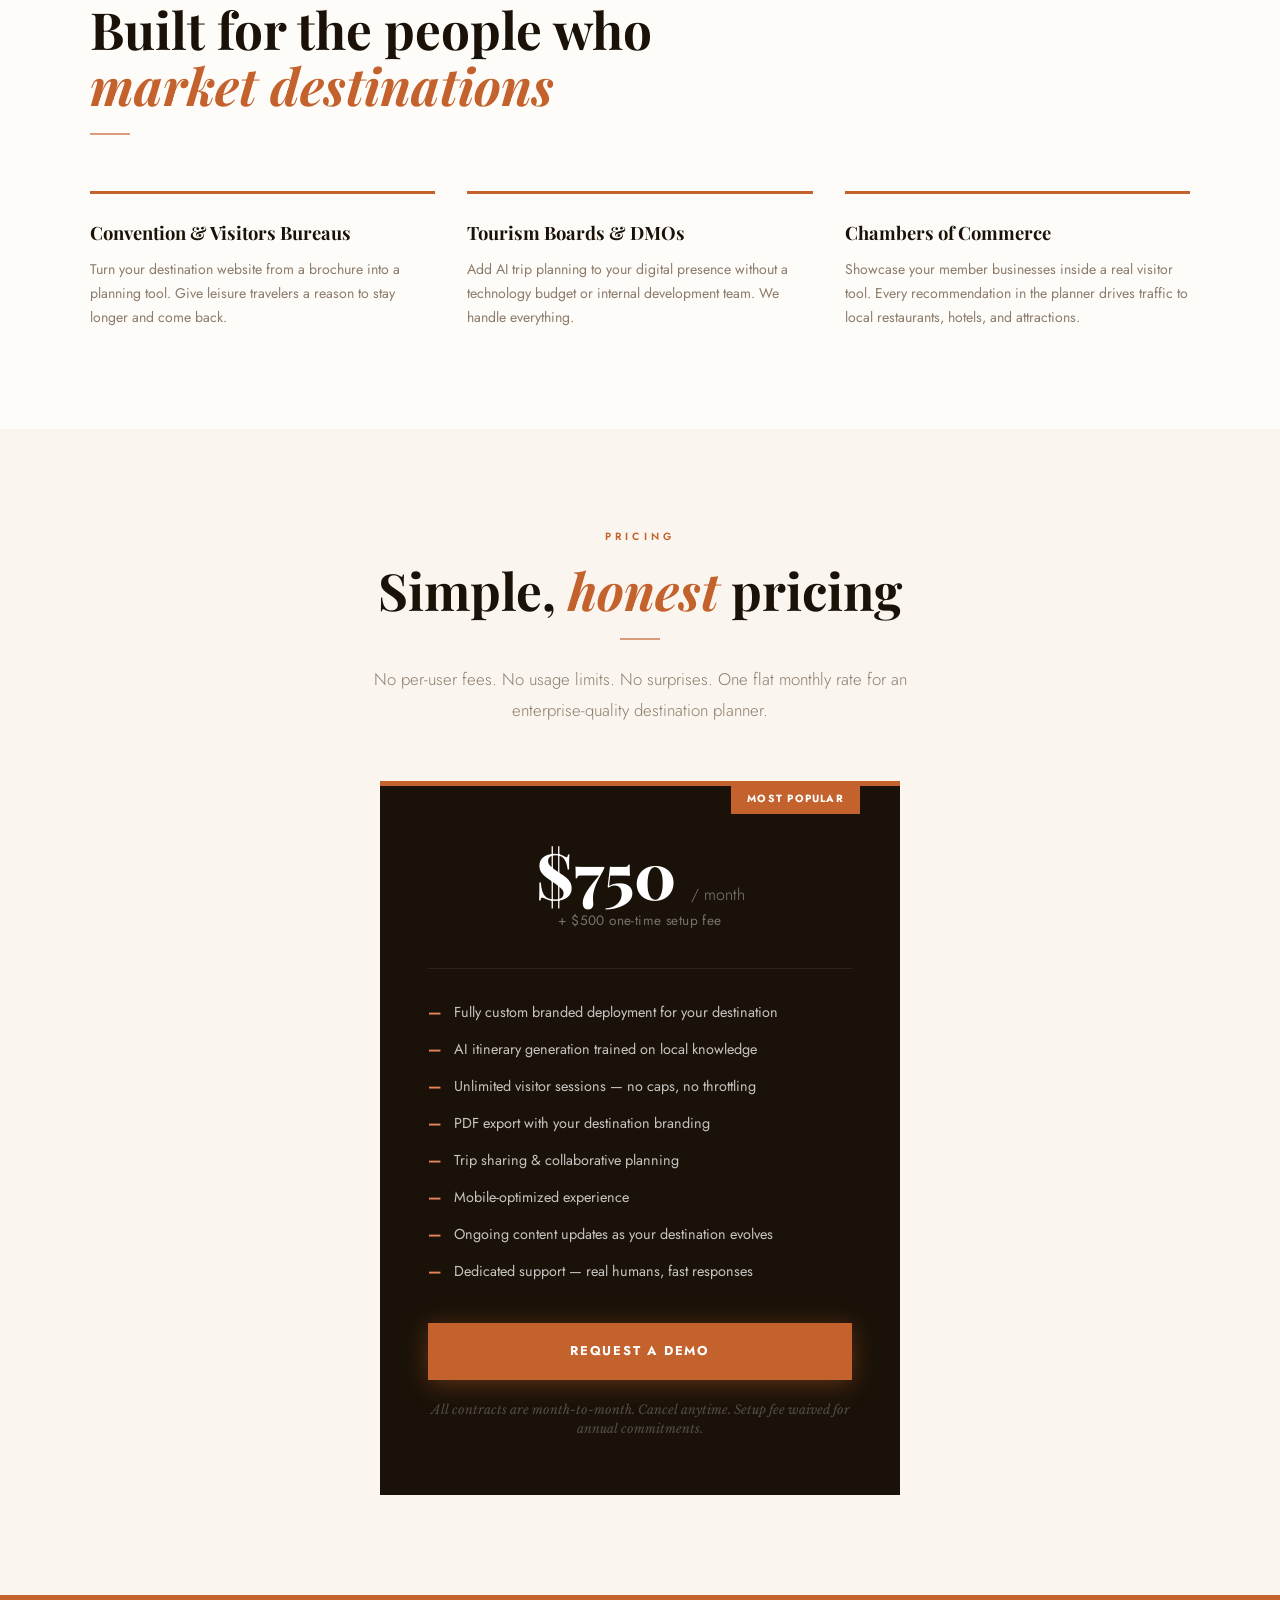
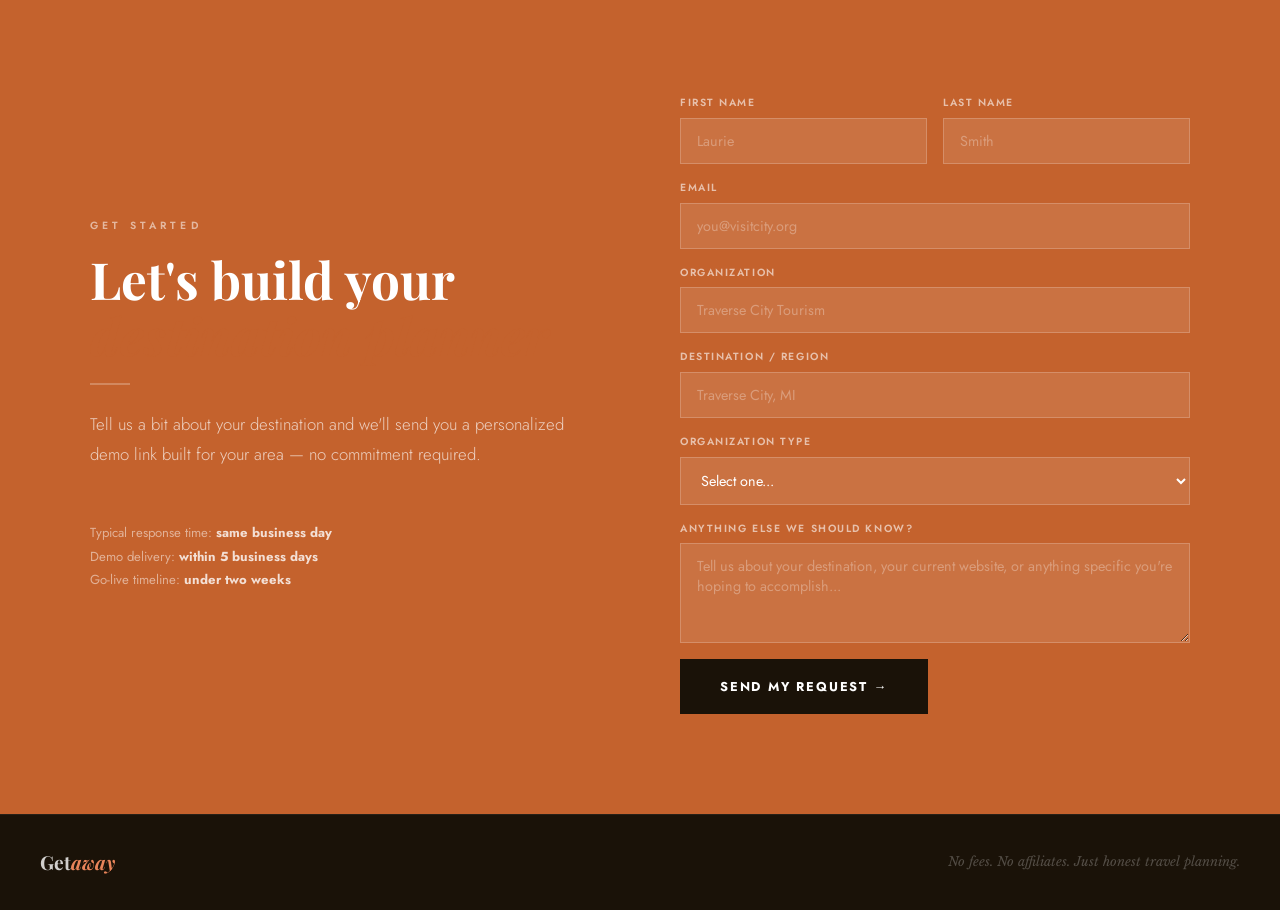
<file: index (1).html>
<!DOCTYPE html>
<html lang="en">
<head>
  <meta charset="UTF-8" />
  <meta name="viewport" content="width=device-width, initial-scale=1.0" />
  <title>Getaway — AI Trip Planning for Destinations</title>
  <meta name="description" content="Give your visitors a branded AI trip planner. White-label travel planning software for tourism boards, CVBs, and destination marketing organizations." />
  <link rel="preconnect" href="https://fonts.googleapis.com" />
  <link rel="preconnect" href="https://fonts.gstatic.com" crossorigin />
  <link href="https://fonts.googleapis.com/css2?family=Playfair+Display:ital,wght@0,700;0,800;1,400;1,700&family=Jost:wght@300;400;500;600;700&family=Libre+Baskerville:ital,wght@0,400;1,400&display=swap" rel="stylesheet" />
  <style>
    *, *::before, *::after { box-sizing: border-box; margin: 0; padding: 0; }

    :root {
      --ink: #1A1208;
      --terra: #C4622D;
      --terra-light: #E8845A;
      --terra-pale: #F2C4A8;
      --cream: #FAF6EF;
      --cream-dark: #F0E8DA;
      --warm-gray: #8C7B6B;
      --rule: #D4C4B0;
      --mag-white: #FEFCF9;
      --forest: #2D4A2D;
      --font-playfair: 'Playfair Display', serif;
      --font-jost: 'Jost', sans-serif;
      --font-baskerville: 'Libre Baskerville', serif;
    }

    html { scroll-behavior: smooth; }

    body {
      background: var(--cream);
      color: var(--ink);
      font-family: var(--font-jost);
      font-weight: 400;
      line-height: 1.6;
      overflow-x: hidden;
    }

    /* ── NAV ── */
    nav {
      position: fixed;
      top: 0; left: 0; right: 0;
      z-index: 100;
      background: rgba(250, 246, 239, 0.92);
      backdrop-filter: blur(12px);
      border-bottom: 1px solid var(--rule);
      padding: 0 40px;
      height: 64px;
      display: flex;
      align-items: center;
      justify-content: space-between;
    }

    .nav-logo {
      font-family: var(--font-playfair);
      font-size: 1.5rem;
      font-weight: 700;
      color: var(--ink);
      text-decoration: none;
      letter-spacing: -0.01em;
    }

    .nav-logo em {
      color: var(--terra);
      font-style: italic;
    }

    .nav-links {
      display: flex;
      align-items: center;
      gap: 32px;
      list-style: none;
    }

    .nav-links a {
      font-size: 0.8rem;
      font-weight: 500;
      letter-spacing: 0.1em;
      text-transform: uppercase;
      color: var(--warm-gray);
      text-decoration: none;
      transition: color 0.2s;
    }

    .nav-links a:hover { color: var(--terra); }

    .nav-cta {
      background: var(--terra) !important;
      color: white !important;
      padding: 10px 22px;
      font-size: 0.75rem !important;
      font-weight: 700 !important;
      letter-spacing: 0.12em !important;
      text-transform: uppercase !important;
      border: none;
      cursor: pointer;
      transition: background 0.2s !important;
      text-decoration: none;
    }

    .nav-cta:hover { background: var(--terra-light) !important; color: white !important; }

    /* ── HERO ── */
    .hero {
      min-height: 100vh;
      background: var(--ink);
      position: relative;
      display: flex;
      flex-direction: column;
      align-items: center;
      justify-content: center;
      text-align: center;
      padding: 120px 24px 80px;
      overflow: hidden;
    }

    .hero-bg {
      position: absolute;
      inset: 0;
      background-image: url('https://images.unsplash.com/photo-1476514525535-07fb3b4ae5f1?w=1800&q=75');
      background-size: cover;
      background-position: center;
      opacity: 0.18;
    }

    .hero-grain {
      position: absolute;
      inset: 0;
      background-image: url("data:image/svg+xml,%3Csvg viewBox='0 0 256 256' xmlns='http://www.w3.org/2000/svg'%3E%3Cfilter id='n'%3E%3CfeTurbulence type='fractalNoise' baseFrequency='0.9' numOctaves='4' stitchTiles='stitch'/%3E%3C/filter%3E%3Crect width='100%25' height='100%25' filter='url(%23n)' opacity='0.04'/%3E%3C/svg%3E");
      pointer-events: none;
    }

    .hero-top-rule {
      position: absolute;
      top: 0; left: 0; right: 0;
      height: 5px;
      background: var(--terra);
    }

    .hero-content {
      position: relative;
      z-index: 2;
      max-width: 800px;
    }

    .hero-eyebrow {
      font-size: 0.65rem;
      font-weight: 600;
      letter-spacing: 0.4em;
      text-transform: uppercase;
      color: var(--terra-light);
      margin-bottom: 20px;
    }

    .hero-title {
      font-family: var(--font-playfair);
      font-size: clamp(3rem, 8vw, 6.5rem);
      font-weight: 800;
      color: #fff;
      line-height: 0.95;
      margin-bottom: 24px;
      letter-spacing: -0.02em;
    }

    .hero-title em {
      color: var(--terra-light);
      font-style: italic;
      font-weight: 700;
    }

    .hero-rule {
      width: 48px;
      height: 2px;
      background: var(--terra);
      margin: 0 auto 24px;
      opacity: 0.8;
    }

    .hero-subtitle {
      font-family: var(--font-baskerville);
      font-size: clamp(1rem, 2vw, 1.25rem);
      font-style: italic;
      color: rgba(255,255,255,0.6);
      margin-bottom: 16px;
    }

    .hero-desc {
      font-size: clamp(0.9rem, 1.8vw, 1.05rem);
      font-weight: 300;
      color: rgba(255,255,255,0.55);
      max-width: 520px;
      margin: 0 auto 48px;
      line-height: 1.8;
      letter-spacing: 0.02em;
    }

    .hero-buttons {
      display: flex;
      gap: 16px;
      justify-content: center;
      flex-wrap: wrap;
    }

    .btn-primary {
      padding: 18px 40px;
      background: var(--terra);
      color: #fff;
      font-family: var(--font-jost);
      font-size: 0.8rem;
      font-weight: 700;
      letter-spacing: 0.14em;
      text-transform: uppercase;
      border: none;
      cursor: pointer;
      text-decoration: none;
      display: inline-block;
      transition: background 0.2s, transform 0.15s;
      box-shadow: 0 4px 24px rgba(196, 98, 45, 0.4);
    }

    .btn-primary:hover {
      background: var(--terra-light);
      transform: translateY(-1px);
    }

    .btn-ghost {
      padding: 16px 36px;
      background: transparent;
      color: rgba(255,255,255,0.65);
      font-family: var(--font-jost);
      font-size: 0.78rem;
      font-weight: 400;
      letter-spacing: 0.12em;
      text-transform: uppercase;
      border: 1px solid rgba(255,255,255,0.2);
      cursor: pointer;
      text-decoration: none;
      display: inline-block;
      transition: border-color 0.2s, color 0.2s;
    }

    .btn-ghost:hover {
      border-color: rgba(255,255,255,0.5);
      color: #fff;
    }

    .hero-scroll {
      position: absolute;
      bottom: 32px;
      left: 50%;
      transform: translateX(-50%);
      font-size: 0.65rem;
      letter-spacing: 0.2em;
      text-transform: uppercase;
      color: rgba(255,255,255,0.2);
      display: flex;
      flex-direction: column;
      align-items: center;
      gap: 8px;
    }

    .hero-scroll::after {
      content: '';
      width: 1px;
      height: 40px;
      background: rgba(255,255,255,0.15);
      animation: scrollPulse 2s ease-in-out infinite;
    }

    @keyframes scrollPulse {
      0%, 100% { opacity: 0.3; }
      50% { opacity: 1; }
    }

    /* ── SECTIONS ── */
    section {
      padding: 100px 40px;
    }

    .section-inner {
      max-width: 1100px;
      margin: 0 auto;
    }

    .section-eyebrow {
      font-size: 0.65rem;
      font-weight: 600;
      letter-spacing: 0.4em;
      text-transform: uppercase;
      color: var(--terra);
      margin-bottom: 16px;
    }

    .section-title {
      font-family: var(--font-playfair);
      font-size: clamp(2rem, 4vw, 3.2rem);
      font-weight: 700;
      color: var(--ink);
      line-height: 1.1;
      margin-bottom: 20px;
    }

    .section-title em {
      color: var(--terra);
      font-style: italic;
    }

    .section-rule {
      width: 40px;
      height: 2px;
      background: var(--terra);
      margin-bottom: 24px;
      opacity: 0.6;
    }

    .section-lead {
      font-size: 1.05rem;
      font-weight: 300;
      color: var(--warm-gray);
      max-width: 560px;
      line-height: 1.8;
    }

    /* ── PROBLEM SECTION ── */
    .problem {
      background: var(--mag-white);
      border-top: 1px solid var(--rule);
      border-bottom: 1px solid var(--rule);
    }

    .problem-grid {
      display: grid;
      grid-template-columns: 1fr 1fr;
      gap: 80px;
      align-items: center;
      margin-top: 56px;
    }

    .problem-list {
      list-style: none;
      display: flex;
      flex-direction: column;
      gap: 24px;
    }

    .problem-item {
      display: flex;
      gap: 20px;
      align-items: flex-start;
    }

    .problem-icon {
      width: 36px;
      height: 36px;
      background: var(--cream-dark);
      border: 1px solid var(--rule);
      display: flex;
      align-items: center;
      justify-content: center;
      flex-shrink: 0;
      font-size: 0.9rem;
    }

    .problem-item h4 {
      font-size: 0.9rem;
      font-weight: 600;
      letter-spacing: 0.03em;
      margin-bottom: 4px;
      color: var(--ink);
    }

    .problem-item p {
      font-size: 0.88rem;
      color: var(--warm-gray);
      line-height: 1.6;
    }

    .problem-quote {
      background: var(--ink);
      color: #fff;
      padding: 48px 40px;
      position: relative;
    }

    .problem-quote::before {
      content: '"';
      font-family: var(--font-playfair);
      font-size: 8rem;
      color: var(--terra);
      opacity: 0.2;
      position: absolute;
      top: -10px;
      left: 24px;
      line-height: 1;
    }

    .problem-quote blockquote {
      font-family: var(--font-baskerville);
      font-style: italic;
      font-size: 1.15rem;
      line-height: 1.75;
      color: rgba(255,255,255,0.85);
      margin-bottom: 24px;
      position: relative;
      z-index: 1;
    }

    .problem-quote cite {
      font-size: 0.75rem;
      letter-spacing: 0.1em;
      text-transform: uppercase;
      color: var(--terra-light);
      font-style: normal;
    }

    /* ── HOW IT WORKS ── */
    .how {
      background: var(--cream);
    }

    .steps {
      display: grid;
      grid-template-columns: repeat(3, 1fr);
      gap: 2px;
      margin-top: 56px;
      background: var(--rule);
    }

    .step {
      background: var(--mag-white);
      padding: 48px 36px;
      position: relative;
    }

    .step-num {
      font-family: var(--font-playfair);
      font-size: 4rem;
      font-weight: 800;
      color: var(--cream-dark);
      line-height: 1;
      margin-bottom: 16px;
      letter-spacing: -0.04em;
    }

    .step h3 {
      font-family: var(--font-playfair);
      font-size: 1.3rem;
      font-weight: 700;
      color: var(--ink);
      margin-bottom: 12px;
    }

    .step p {
      font-size: 0.9rem;
      color: var(--warm-gray);
      line-height: 1.7;
    }

    .step-accent {
      width: 32px;
      height: 3px;
      background: var(--terra);
      margin-bottom: 20px;
    }

    /* ── DEMO SECTION ── */
    .demo {
      background: var(--ink);
      color: #fff;
      text-align: center;
    }

    .demo .section-eyebrow { color: var(--terra-light); }
    .demo .section-title { color: #fff; }
    .demo .section-lead { color: rgba(255,255,255,0.55); margin: 0 auto 48px; }
    .demo .section-rule { margin: 0 auto 24px; }

    .demo-card {
      background: rgba(255,255,255,0.04);
      border: 1px solid rgba(255,255,255,0.1);
      max-width: 700px;
      margin: 0 auto;
      padding: 48px;
    }

    .demo-city-label {
      font-size: 0.65rem;
      font-weight: 600;
      letter-spacing: 0.35em;
      text-transform: uppercase;
      color: var(--terra-light);
      margin-bottom: 12px;
    }

    .demo-city-name {
      font-family: var(--font-playfair);
      font-size: clamp(2.5rem, 5vw, 3.5rem);
      font-weight: 700;
      color: #fff;
      margin-bottom: 8px;
    }

    .demo-city-name em {
      color: #c4a747;
      font-style: italic;
    }

    .demo-city-desc {
      font-size: 0.9rem;
      color: rgba(255,255,255,0.45);
      margin-bottom: 32px;
      font-weight: 300;
      letter-spacing: 0.03em;
    }

    .demo-tag {
      display: inline-block;
      font-size: 0.65rem;
      font-weight: 600;
      letter-spacing: 0.12em;
      text-transform: uppercase;
      background: rgba(196, 98, 45, 0.15);
      color: var(--terra-light);
      border: 1px solid rgba(196, 98, 45, 0.25);
      padding: 6px 14px;
      margin-bottom: 32px;
    }

    /* ── FEATURES ── */
    .features {
      background: var(--cream-dark);
    }

    .features-grid {
      display: grid;
      grid-template-columns: repeat(2, 1fr);
      gap: 2px;
      margin-top: 56px;
      background: var(--rule);
    }

    .feature-card {
      background: var(--mag-white);
      padding: 40px 36px;
    }

    .feature-card h3 {
      font-family: var(--font-playfair);
      font-size: 1.2rem;
      font-weight: 700;
      color: var(--ink);
      margin-bottom: 10px;
    }

    .feature-card p {
      font-size: 0.88rem;
      color: var(--warm-gray);
      line-height: 1.7;
    }

    .feature-icon {
      width: 40px;
      height: 40px;
      background: var(--terra);
      display: flex;
      align-items: center;
      justify-content: center;
      margin-bottom: 20px;
      font-size: 1.1rem;
    }

    /* ── WHO IT'S FOR ── */
    .who {
      background: var(--mag-white);
      border-top: 1px solid var(--rule);
    }

    .who-grid {
      display: grid;
      grid-template-columns: repeat(3, 1fr);
      gap: 32px;
      margin-top: 56px;
    }

    .who-card {
      border-top: 3px solid var(--terra);
      padding-top: 24px;
    }

    .who-card h3 {
      font-family: var(--font-playfair);
      font-size: 1.15rem;
      font-weight: 700;
      color: var(--ink);
      margin-bottom: 10px;
    }

    .who-card p {
      font-size: 0.88rem;
      color: var(--warm-gray);
      line-height: 1.7;
    }

    /* ── PRICING ── */
    .pricing {
      background: var(--cream);
      text-align: center;
    }

    .pricing .section-rule { margin: 0 auto 24px; }
    .pricing .section-lead { margin: 0 auto 56px; }

    .pricing-card {
      background: var(--ink);
      color: #fff;
      max-width: 520px;
      margin: 0 auto;
      padding: 56px 48px;
      position: relative;
      border-top: 5px solid var(--terra);
    }

    .pricing-tag {
      position: absolute;
      top: -1px;
      right: 40px;
      background: var(--terra);
      color: #fff;
      font-size: 0.65rem;
      font-weight: 700;
      letter-spacing: 0.12em;
      text-transform: uppercase;
      padding: 6px 16px;
    }

    .pricing-price {
      font-family: var(--font-playfair);
      font-size: 4rem;
      font-weight: 800;
      color: #fff;
      line-height: 1;
      margin-bottom: 4px;
    }

    .pricing-price span {
      font-family: var(--font-jost);
      font-size: 1rem;
      font-weight: 300;
      color: rgba(255,255,255,0.45);
    }

    .pricing-setup {
      font-size: 0.85rem;
      color: rgba(255,255,255,0.4);
      margin-bottom: 36px;
      letter-spacing: 0.03em;
    }

    .pricing-divider {
      width: 100%;
      height: 1px;
      background: rgba(255,255,255,0.08);
      margin: 32px 0;
    }

    .pricing-features {
      list-style: none;
      text-align: left;
      display: flex;
      flex-direction: column;
      gap: 14px;
      margin-bottom: 40px;
    }

    .pricing-features li {
      display: flex;
      align-items: center;
      gap: 12px;
      font-size: 0.9rem;
      color: rgba(255,255,255,0.75);
    }

    .pricing-features li::before {
      content: '—';
      color: var(--terra-light);
      font-weight: 700;
      flex-shrink: 0;
    }

    .pricing-note {
      font-size: 0.78rem;
      color: rgba(255,255,255,0.25);
      margin-top: 20px;
      font-style: italic;
      font-family: var(--font-baskerville);
    }

    /* ── CONTACT ── */
    .contact {
      background: var(--terra);
      color: #fff;
    }

    .contact-grid {
      display: grid;
      grid-template-columns: 1fr 1fr;
      gap: 80px;
      align-items: center;
    }

    .contact .section-eyebrow { color: rgba(255,255,255,0.55); }
    .contact .section-title { color: #fff; }
    .contact .section-rule { background: rgba(255,255,255,0.4); }
    .contact .section-lead { color: rgba(255,255,255,0.7); }

    .contact-form {
      display: flex;
      flex-direction: column;
      gap: 16px;
    }

    .form-row {
      display: grid;
      grid-template-columns: 1fr 1fr;
      gap: 16px;
    }

    .form-field {
      display: flex;
      flex-direction: column;
      gap: 6px;
    }

    .form-field label {
      font-size: 0.65rem;
      font-weight: 600;
      letter-spacing: 0.15em;
      text-transform: uppercase;
      color: rgba(255,255,255,0.6);
    }

    .form-field input,
    .form-field select,
    .form-field textarea {
      background: rgba(255,255,255,0.1);
      border: 1px solid rgba(255,255,255,0.2);
      color: #fff;
      font-family: var(--font-jost);
      font-size: 0.9rem;
      padding: 12px 16px;
      outline: none;
      transition: border-color 0.2s;
      width: 100%;
    }

    .form-field input::placeholder,
    .form-field textarea::placeholder { color: rgba(255,255,255,0.3); }

    .form-field input:focus,
    .form-field select:focus,
    .form-field textarea:focus { border-color: rgba(255,255,255,0.6); }

    .form-field select option { background: var(--ink); color: #fff; }

    .form-field textarea { resize: vertical; min-height: 100px; }

    .btn-submit {
      padding: 18px 40px;
      background: var(--ink);
      color: #fff;
      font-family: var(--font-jost);
      font-size: 0.8rem;
      font-weight: 700;
      letter-spacing: 0.14em;
      text-transform: uppercase;
      border: none;
      cursor: pointer;
      transition: background 0.2s;
      align-self: flex-start;
    }

    .btn-submit:hover { background: #2d2010; }

    /* ── FOOTER ── */
    footer {
      background: var(--ink);
      padding: 32px 40px;
      display: flex;
      justify-content: space-between;
      align-items: center;
      flex-wrap: wrap;
      gap: 16px;
      border-top: 1px solid rgba(255,255,255,0.06);
    }

    footer .logo {
      font-family: var(--font-playfair);
      font-size: 1.2rem;
      font-weight: 700;
      color: rgba(255,255,255,0.8);
      text-decoration: none;
    }

    footer .logo em { color: var(--terra-light); font-style: italic; }

    footer .tagline {
      font-family: var(--font-baskerville);
      font-style: italic;
      font-size: 0.8rem;
      color: rgba(255,255,255,0.25);
    }

    footer nav a {
      color: rgba(255,255,255,0.35);
      text-decoration: none;
      font-size: 0.75rem;
      letter-spacing: 0.06em;
      margin-left: 24px;
      transition: color 0.2s;
    }

    footer nav a:hover { color: var(--terra-light); }

    /* ── RESPONSIVE ── */
    @media (max-width: 900px) {
      nav { padding: 0 20px; }
      .nav-links { display: none; }
      section { padding: 72px 24px; }
      .problem-grid,
      .contact-grid { grid-template-columns: 1fr; gap: 48px; }
      .steps { grid-template-columns: 1fr; }
      .features-grid { grid-template-columns: 1fr; }
      .who-grid { grid-template-columns: 1fr; }
      .form-row { grid-template-columns: 1fr; }
      footer { flex-direction: column; text-align: center; }
      footer nav a { margin: 0 12px; }
    }

    /* ── ANIMATIONS ── */
    .fade-in {
      opacity: 0;
      transform: translateY(24px);
      transition: opacity 0.7s ease, transform 0.7s ease;
    }

    .fade-in.visible {
      opacity: 1;
      transform: none;
    }

    /* success message */
    .form-success {
      display: none;
      text-align: center;
      padding: 40px;
      background: rgba(255,255,255,0.1);
      border: 1px solid rgba(255,255,255,0.2);
    }

    .form-success h3 {
      font-family: var(--font-playfair);
      font-size: 1.5rem;
      margin-bottom: 12px;
    }

    .form-success p { color: rgba(255,255,255,0.7); font-size: 0.9rem; }
  </style>
</head>
<body>

  <!-- NAV -->
  <nav>
    <a href="#" class="nav-logo">Get<em>away</em></a>
    <ul class="nav-links">
      <li><a href="#how">How It Works</a></li>
      <li><a href="#demo">Live Demo</a></li>
      <li><a href="#pricing">Pricing</a></li>
      <li><a href="#contact" class="nav-cta">Request a Demo</a></li>
    </ul>
  </nav>

  <!-- HERO -->
  <section class="hero">
    <div class="hero-bg"></div>
    <div class="hero-grain"></div>
    <div class="hero-top-rule"></div>

    <div class="hero-content">
      <div class="hero-eyebrow">For Tourism Boards &amp; DMOs</div>
      <h1 class="hero-title">
        Your destination.<br />
        Your brand.<br />
        <em>AI-powered.</em>
      </h1>
      <div class="hero-rule"></div>
      <p class="hero-subtitle">Trip planning your visitors will actually use</p>
      <p class="hero-desc">
        Give every visitor a fully branded AI trip planner — live in under two weeks,
        white-labeled to your destination, no technical team required.
      </p>
      <div class="hero-buttons">
        <a href="#contact" class="btn-primary">Request a Demo</a>
        <a href="#demo" class="btn-ghost">See It Live →</a>
      </div>
    </div>

    <div class="hero-scroll">Scroll</div>
  </section>

  <!-- THE PROBLEM -->
  <section class="problem">
    <div class="section-inner">
      <div class="section-eyebrow">The Problem</div>
      <h2 class="section-title">Your visitors are planning<br /><em>somewhere else</em></h2>
      <div class="section-rule"></div>

      <div class="problem-grid fade-in">
        <ul class="problem-list">
          <li class="problem-item">
            <div class="problem-icon">🔍</div>
            <div>
              <h4>They leave your site to plan</h4>
              <p>After browsing your destination site, visitors open ChatGPT, Google, or TripAdvisor to actually build their trip. You lose the relationship — and the data.</p>
            </div>
          </li>
          <li class="problem-item">
            <div class="problem-icon">📊</div>
            <div>
              <h4>You don't know what visitors want</h4>
              <p>Traditional sites give you pageviews. Getaway gives you intent data — what travelers are asking for, what they're booking, and what's missing from your destination offer.</p>
            </div>
          </li>
          <li class="problem-item">
            <div class="problem-icon">🏷️</div>
            <div>
              <h4>Generic tools don't know your destination</h4>
              <p>AI tools like ChatGPT hallucinate restaurants that closed years ago and miss your best hidden gems. Getaway is trained on your specific destination.</p>
            </div>
          </li>
          <li class="problem-item">
            <div class="problem-icon">💸</div>
            <div>
              <h4>You're paying for impressions, not conversion</h4>
              <p>Marketing spend drives visitors to your site. But once there, most leave without a plan. Getaway turns browsers into bookers.</p>
            </div>
          </li>
        </ul>

        <div class="problem-quote">
          <blockquote>
            "The visitor comes to our website, they look at a few photos, and then they go plan their actual trip somewhere else. We work so hard to get them there and then we lose them."
          </blockquote>
          <cite>— Common feedback from DMO marketing directors</cite>
        </div>
      </div>
    </div>
  </section>

  <!-- HOW IT WORKS -->
  <section class="how" id="how">
    <div class="section-inner">
      <div class="section-eyebrow">How It Works</div>
      <h2 class="section-title">From signed contract to<br /><em>live in two weeks</em></h2>
      <div class="section-rule"></div>
      <p class="section-lead">We handle the build. You review and approve. Your visitors get a world-class planning experience.</p>

      <div class="steps fade-in">
        <div class="step">
          <div class="step-num">01</div>
          <div class="step-accent"></div>
          <h3>We Build It for You</h3>
          <p>We create a fully branded planner — your colors, your logo, your destination's restaurants, activities, and accommodations. No templates. No DIY configuration. We do the work.</p>
        </div>
        <div class="step">
          <div class="step-num">02</div>
          <div class="step-accent"></div>
          <h3>You Review &amp; Launch</h3>
          <p>We send you a live preview link. You test it, give feedback, we refine. When you're happy, we go live on your domain or a subdomain of getaway.expert — your choice.</p>
        </div>
        <div class="step">
          <div class="step-num">03</div>
          <div class="step-accent"></div>
          <h3>Visitors Plan. You Win.</h3>
          <p>Embed the link on your homepage, in emails, anywhere. Visitors answer 6 quick questions and get a complete itinerary in 60 seconds — restaurants, shows, lodging, timing, all of it.</p>
        </div>
      </div>
    </div>
  </section>

  <!-- LIVE DEMO -->
  <section class="demo" id="demo">
    <div class="section-inner">
      <div class="section-eyebrow">Live Example</div>
      <h2 class="section-title">See a real deployment</h2>
      <div class="section-rule"></div>
      <p class="section-lead">This is exactly what your visitors would experience — fully branded to your destination.</p>

      <div class="demo-card fade-in">
        <div class="demo-city-label">White-Label Demo</div>
        <div class="demo-city-name">Branson<em>, MO</em></div>
        <div class="demo-city-desc">Navy &amp; gold branding · Ozarks-specific content · Live AI itinerary generation</div>
        <div class="demo-tag">✓ Live &amp; fully functional</div>
        <br />
        <a href="https://getaway-production-3cf0.up.railway.app" target="_blank" class="btn-primary" style="display:inline-block;">
          Try the Branson Demo →
        </a>
        <p style="font-size:0.78rem; color:rgba(255,255,255,0.25); margin-top:20px; font-family:'Libre Baskerville',serif; font-style:italic;">
          Every deployment is built from scratch for your destination — colors, content, and local knowledge are yours.
        </p>
      </div>
    </div>
  </section>

  <!-- FEATURES -->
  <section class="features" id="features">
    <div class="section-inner">
      <div class="section-eyebrow">What You Get</div>
      <h2 class="section-title">Everything your visitors<br /><em>need to say yes</em></h2>
      <div class="section-rule"></div>

      <div class="features-grid fade-in">
        <div class="feature-card">
          <div class="feature-icon">🎨</div>
          <h3>Fully Branded to Your Destination</h3>
          <p>Your colors, your fonts, your photography. Visitors never see the Getaway brand — only yours. It lives at a URL you control and looks like it was built just for you. Because it was.</p>
        </div>
        <div class="feature-card">
          <div class="feature-icon">🤖</div>
          <h3>AI That Knows Your Destination</h3>
          <p>Not generic AI. We train the planner on your specific restaurants, attractions, events, and local knowledge. No hallucinated businesses, no outdated info — just accurate, local recommendations.</p>
        </div>
        <div class="feature-card">
          <div class="feature-icon">📄</div>
          <h3>PDF Export &amp; Trip Sharing</h3>
          <p>Visitors can download a beautifully formatted PDF itinerary to bring on their trip, share with travel companions, and save for later. Every PDF is branded to your destination.</p>
        </div>
        <div class="feature-card">
          <div class="feature-icon">📱</div>
          <h3>Mobile-First Experience</h3>
          <p>Built for the phone in the visitor's pocket. Whether they're planning at home or standing on your main street, the experience is fast, clean, and effortless.</p>
        </div>
        <div class="feature-card">
          <div class="feature-icon">🔗</div>
          <h3>Embed Anywhere</h3>
          <p>Drop a link on your homepage, in your email newsletter, in your visitor guide QR code, or in your social bio. No embed code, no developer needed — just a URL.</p>
        </div>
        <div class="feature-card">
          <div class="feature-icon">⚡</div>
          <h3>Live in Two Weeks</h3>
          <p>From signed contract to live deployment in under 14 days. No 6-month agency engagement, no procurement gauntlet, no IT project. We build it. You approve it. Done.</p>
        </div>
      </div>
    </div>
  </section>

  <!-- WHO IT'S FOR -->
  <section class="who">
    <div class="section-inner">
      <div class="section-eyebrow">Who It's For</div>
      <h2 class="section-title">Built for the people who<br /><em>market destinations</em></h2>
      <div class="section-rule"></div>

      <div class="who-grid fade-in">
        <div class="who-card">
          <h3>Convention &amp; Visitors Bureaus</h3>
          <p>Turn your destination website from a brochure into a planning tool. Give leisure travelers a reason to stay longer and come back.</p>
        </div>
        <div class="who-card">
          <h3>Tourism Boards &amp; DMOs</h3>
          <p>Add AI trip planning to your digital presence without a technology budget or internal development team. We handle everything.</p>
        </div>
        <div class="who-card">
          <h3>Chambers of Commerce</h3>
          <p>Showcase your member businesses inside a real visitor tool. Every recommendation in the planner drives traffic to local restaurants, hotels, and attractions.</p>
        </div>
      </div>
    </div>
  </section>

  <!-- PRICING -->
  <section class="pricing" id="pricing">
    <div class="section-inner">
      <div class="section-eyebrow">Pricing</div>
      <h2 class="section-title">Simple, <em>honest</em> pricing</h2>
      <div class="section-rule"></div>
      <p class="section-lead">No per-user fees. No usage limits. No surprises. One flat monthly rate for an enterprise-quality destination planner.</p>

      <div class="pricing-card fade-in">
        <div class="pricing-tag">Most Popular</div>
        <div class="pricing-price">$750 <span>/ month</span></div>
        <div class="pricing-setup">+ $500 one-time setup fee</div>

        <div class="pricing-divider"></div>

        <ul class="pricing-features">
          <li>Fully custom branded deployment for your destination</li>
          <li>AI itinerary generation trained on local knowledge</li>
          <li>Unlimited visitor sessions — no caps, no throttling</li>
          <li>PDF export with your destination branding</li>
          <li>Trip sharing &amp; collaborative planning</li>
          <li>Mobile-optimized experience</li>
          <li>Ongoing content updates as your destination evolves</li>
          <li>Dedicated support — real humans, fast responses</li>
        </ul>

        <a href="#contact" class="btn-primary" style="display:inline-block; width:100%; text-align:center;">
          Request a Demo
        </a>

        <p class="pricing-note">All contracts are month-to-month. Cancel anytime. Setup fee waived for annual commitments.</p>
      </div>
    </div>
  </section>

  <!-- CONTACT -->
  <section class="contact" id="contact">
    <div class="section-inner">
      <div class="contact-grid">
        <div>
          <div class="section-eyebrow">Get Started</div>
          <h2 class="section-title">Let's build your<br /><em>destination planner</em></h2>
          <div class="section-rule"></div>
          <p class="section-lead">
            Tell us a bit about your destination and we'll send you a personalized demo link built for your area — no commitment required.
          </p>
          <br /><br />
          <p style="font-size:0.82rem; color:rgba(255,255,255,0.5); line-height:1.8;">
            Typical response time: <strong style="color:rgba(255,255,255,0.8);">same business day</strong><br />
            Demo delivery: <strong style="color:rgba(255,255,255,0.8);">within 5 business days</strong><br />
            Go-live timeline: <strong style="color:rgba(255,255,255,0.8);">under two weeks</strong>
          </p>
        </div>

        <div>
          <div class="form-success" id="formSuccess">
            <h3>We'll be in touch soon.</h3>
            <p>Thanks for reaching out. We'll review your request and send you a personalized demo link within one business day.</p>
          </div>

          <form class="contact-form" id="contactForm" action="mailto:hello@getaway.expert" method="get" enctype="text/plain">
            <div class="form-row">
              <div class="form-field">
                <label>First Name</label>
                <input type="text" name="First Name" placeholder="Laurie" required />
              </div>
              <div class="form-field">
                <label>Last Name</label>
                <input type="text" name="Last Name" placeholder="Smith" required />
              </div>
            </div>
            <div class="form-field">
              <label>Email</label>
              <input type="email" name="Email" placeholder="you@visitcity.org" required />
            </div>
            <div class="form-field">
              <label>Organization</label>
              <input type="text" name="Organization" placeholder="Traverse City Tourism" required />
            </div>
            <div class="form-field">
              <label>Destination / Region</label>
              <input type="text" name="Destination" placeholder="Traverse City, MI" required />
            </div>
            <div class="form-field">
              <label>Organization Type</label>
              <select name="Type">
                <option value="">Select one...</option>
                <option>Convention &amp; Visitors Bureau (CVB)</option>
                <option>Destination Marketing Organization (DMO)</option>
                <option>Chamber of Commerce</option>
                <option>Tourism Board</option>
                <option>City / County Tourism Office</option>
                <option>Other</option>
              </select>
            </div>
            <div class="form-field">
              <label>Anything else we should know?</label>
              <textarea name="Message" placeholder="Tell us about your destination, your current website, or anything specific you're hoping to accomplish..."></textarea>
            </div>
            <button type="submit" class="btn-submit">Send My Request →</button>
          </form>
        </div>
      </div>
    </div>
  </section>

  <!-- FOOTER -->
  <footer>
    <a href="#" class="logo">Get<em>away</em></a>
    <span class="tagline">No fees. No affiliates. Just honest travel planning.</span>
    <nav>
      <a href="mailto:hello@getaway.expert">hello@getaway.expert</a>
      <a href="/privacy">Privacy</a>
      <a href="/terms">Terms</a>
    </nav>
  </footer>

  <script>
    // Fade-in on scroll
    const observer = new IntersectionObserver((entries) => {
      entries.forEach(e => {
        if (e.isIntersecting) {
          e.target.classList.add('visible');
          observer.unobserve(e.target);
        }
      });
    }, { threshold: 0.1 });

    document.querySelectorAll('.fade-in').forEach(el => observer.observe(el));

    // Smooth nav highlight
    const navLinks = document.querySelectorAll('.nav-links a');
    window.addEventListener('scroll', () => {
      const pos = window.scrollY;
      document.querySelectorAll('section[id]').forEach(sec => {
        if (pos >= sec.offsetTop - 100) {
          navLinks.forEach(l => l.style.color = '');
          const active = document.querySelector(`.nav-links a[href="#${sec.id}"]`);
          if (active) active.style.color = 'var(--terra)';
        }
      });
    });
  </script>

</body>
</html>
</file>
<file: styles.css>
/* ── BASE ── */
*, *::before, *::after { box-sizing: border-box; margin: 0; padding: 0; }

:root {
  --ink: #0F2B35;
  --terra: #C4622D;
  --terra-light: #E8845A;
  --terra-pale: #F2C4A8;
  --cream: #F8F7F4;
  --cream-dark: #EDF0F1;
  --warm-gray: #4A5E68;
  --rule: #D8DFE2;
  --mag-white: #FFFFFF;
  --teal: #1A7A6D;
  --teal-light: #5DBFAE;
  --font-playfair: 'Playfair Display', serif;
  --font-jost: 'Jost', sans-serif;
  --font-baskerville: 'Libre Baskerville', serif;
}

html { scroll-behavior: smooth; }
body { background: var(--cream); color: var(--ink); font-family: var(--font-jost); font-weight: 400; line-height: 1.6; overflow-x: hidden; }

/* ── ACCESSIBILITY ── */
.skip-link { position: absolute; top: -100%; left: 16px; background: var(--terra); color: #fff; padding: 12px 24px; font-size: 0.85rem; font-weight: 600; z-index: 999; text-decoration: none; border-radius: 0 0 4px 4px; }
.skip-link:focus { top: 0; }
*:focus-visible { outline: 2px solid var(--terra); outline-offset: 2px; }
a:focus-visible, button:focus-visible, input:focus-visible, textarea:focus-visible, select:focus-visible, [tabindex]:focus-visible { outline: 2px solid var(--terra); outline-offset: 2px; }

/* ── NAV ── */
nav.site-nav {
  position: fixed; top: 0; left: 0; right: 0; z-index: 200;
  background: rgba(250,246,239,0.96); backdrop-filter: blur(16px);
  border-bottom: 1px solid var(--rule);
  padding: 0 40px; height: 64px;
  display: flex; align-items: center; justify-content: space-between;
}
.nav-logo { font-family: var(--font-playfair); font-size: 1.5rem; font-weight: 700; color: var(--ink); text-decoration: none; letter-spacing: -0.01em; flex-shrink: 0; }
.nav-logo em { color: var(--terra); font-style: italic; }
.nav-home-icon { width: 18px; height: 18px; margin-right: 6px; vertical-align: -2px; stroke: var(--warm-gray); fill: none; stroke-width: 1.5; stroke-linecap: round; stroke-linejoin: round; transition: stroke 0.2s; }
.nav-logo:hover .nav-home-icon { stroke: var(--terra); }
.nav-links { display: flex; align-items: center; gap: 20px; list-style: none; }
.nav-links a { font-size: 0.78rem; font-weight: 500; letter-spacing: 0.08em; text-transform: uppercase; color: var(--warm-gray); text-decoration: none; transition: color 0.2s; }
.nav-links a:hover { color: var(--terra); }
.nav-cta { background: var(--terra) !important; color: white !important; padding: 10px 22px; font-size: 0.72rem !important; font-weight: 700 !important; letter-spacing: 0.1em !important; text-transform: uppercase !important; border: none; cursor: pointer; transition: background 0.2s, transform 0.15s !important; text-decoration: none; white-space: nowrap; }
.nav-cta:hover { background: var(--terra-light) !important; color: white !important; transform: translateY(-1px); }

.nav-hamburger { display: none; flex-direction: column; gap: 5px; cursor: pointer; padding: 4px; background: none; border: none; }
.nav-hamburger span { display: block; width: 22px; height: 2px; background: var(--ink); transition: all 0.25s; }
.nav-hamburger.open span:nth-child(1) { transform: translateY(7px) rotate(45deg); }
.nav-hamburger.open span:nth-child(2) { opacity: 0; }
.nav-hamburger.open span:nth-child(3) { transform: translateY(-7px) rotate(-45deg); }

.mobile-menu { display: none; position: fixed; top: 64px; left: 0; right: 0; background: rgba(250,246,239,0.98); backdrop-filter: blur(16px); border-bottom: 1px solid var(--rule); z-index: 199; padding: 24px 24px 32px; flex-direction: column; gap: 0; }
.mobile-menu.open { display: flex; }
.mobile-menu a { font-size: 0.88rem; font-weight: 500; letter-spacing: 0.08em; text-transform: uppercase; color: var(--warm-gray); text-decoration: none; padding: 14px 0; border-bottom: 1px solid var(--rule); transition: color 0.2s; }
.mobile-menu a:hover { color: var(--terra); }
.mobile-menu .mobile-cta { margin-top: 20px; background: var(--terra); color: white !important; text-align: center; padding: 16px; font-weight: 700; font-size: 0.8rem; letter-spacing: 0.1em; border-bottom: none; }
.mobile-menu .mobile-cta:hover { background: var(--terra-light); color: white !important; }

/* ── FOOTER ── */
footer { background: var(--ink); border-top: 1px solid rgba(255,255,255,0.06); padding: 48px 40px; display: flex; flex-direction: column; align-items: center; gap: 20px; }
footer .logo { font-family: var(--font-playfair); font-size: 1.3rem; font-weight: 700; color: rgba(255,255,255,0.5); text-decoration: none; letter-spacing: -0.01em; }
footer .logo em { color: var(--terra); font-style: italic; }
footer .tagline { font-size: 0.76rem; color: rgba(255,255,255,0.5); letter-spacing: 0.06em; text-align: center; }
footer .footer-nav { display: flex; gap: 28px; }
footer .footer-nav a { font-size: 0.72rem; letter-spacing: 0.08em; color: rgba(255,255,255,0.55); text-decoration: none; transition: color 0.2s; }
footer .footer-nav a:hover { color: rgba(255,255,255,0.9); }

/* ── UTILS ── */
.fade-in { opacity: 1; transform: none; transition: opacity 0.7s ease, transform 0.7s ease; }
.js-animate .fade-in { opacity: 0; transform: translateY(20px); }
.js-animate .fade-in.visible { opacity: 1; transform: none; }
.back-to-top { position: fixed; bottom: 32px; right: 32px; width: 44px; height: 44px; background: var(--terra); color: #fff; border: none; cursor: pointer; display: flex; align-items: center; justify-content: center; opacity: 0; pointer-events: none; transition: opacity 0.3s, transform 0.2s; z-index: 50; }
.back-to-top.visible { opacity: 1; pointer-events: auto; }
.back-to-top:hover { transform: translateY(-2px); background: var(--terra-light); }

/* ── SHARED RESPONSIVE ── */
@media (max-width: 640px) {
  .nav-links { display: none; }
  .nav-hamburger { display: flex; }
  nav.site-nav { padding: 0 20px; }
}
</file>
